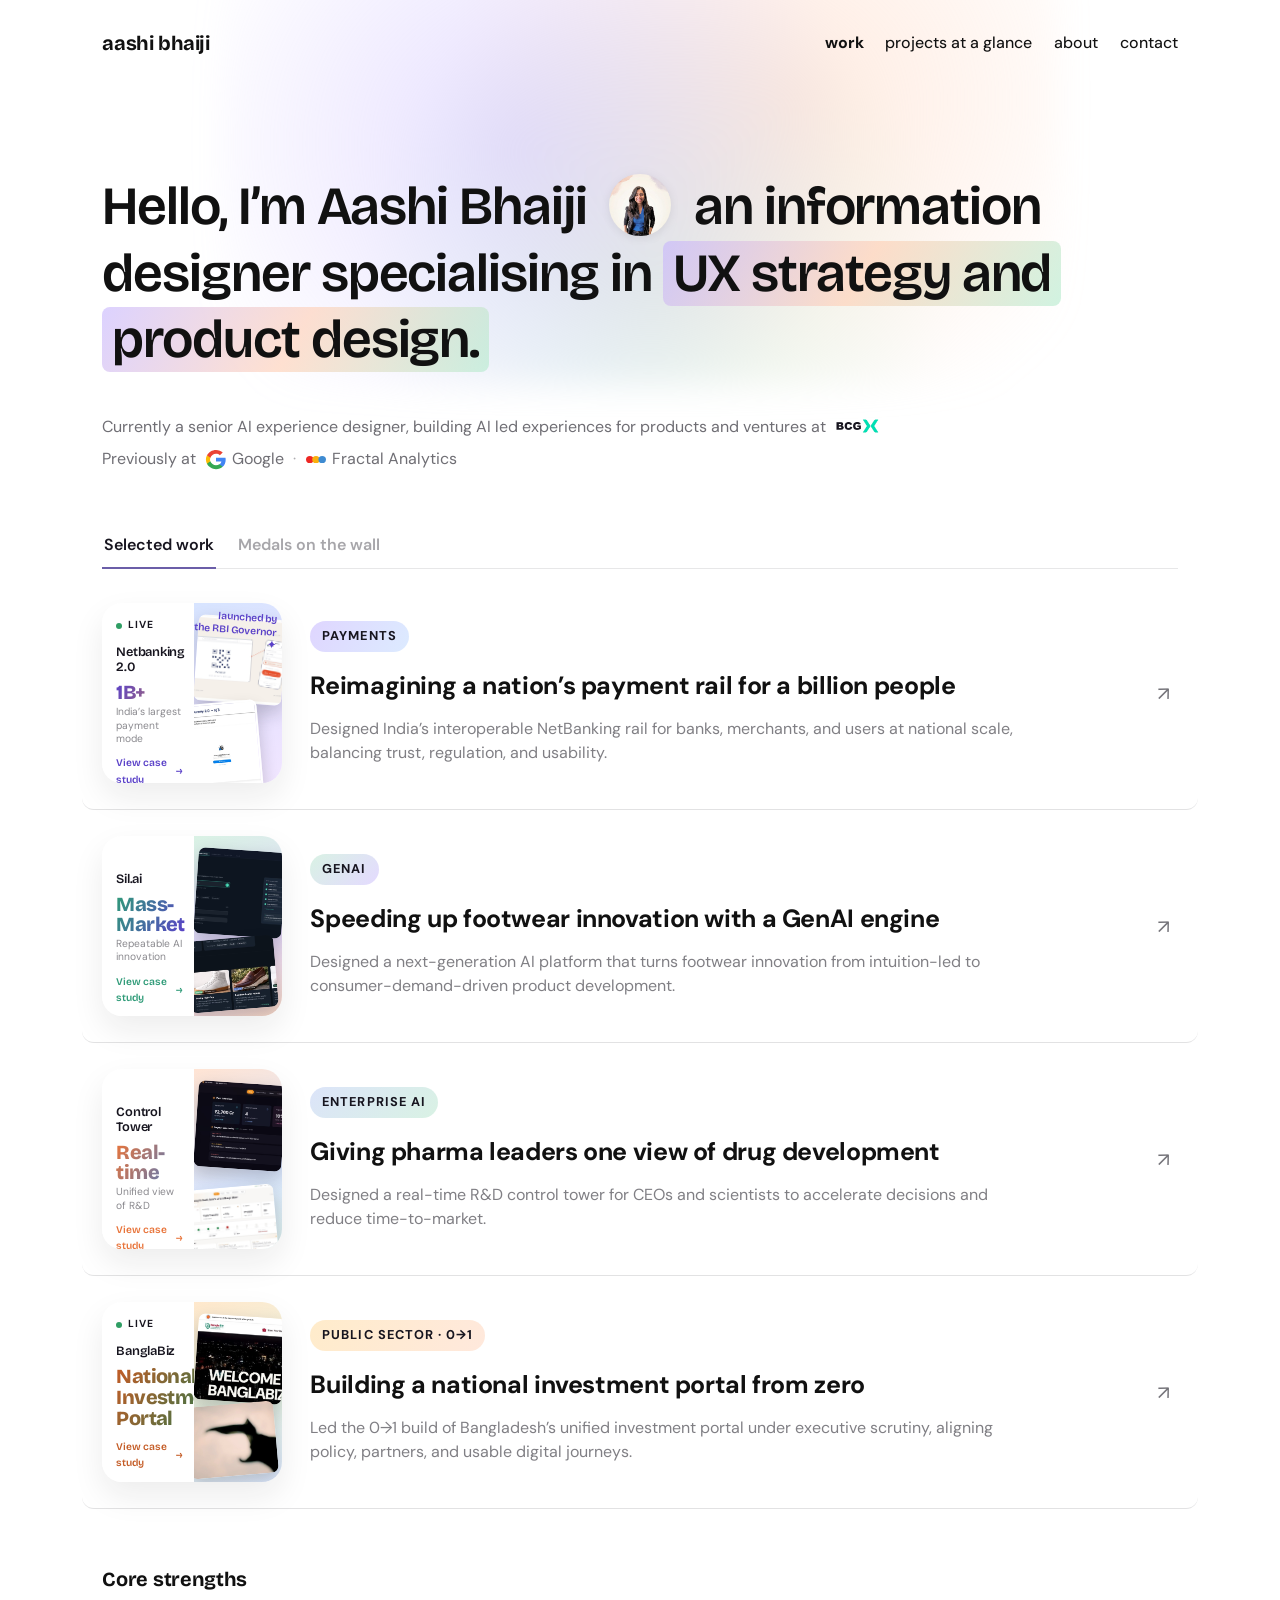
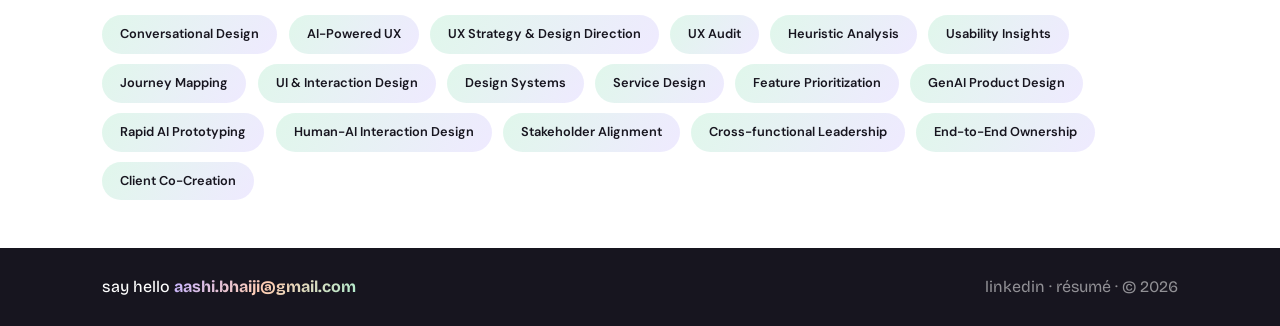
<file: index.html>
<!DOCTYPE html>
<html lang="en">
<head>
  <meta charset="UTF-8" />
  <meta http-equiv="refresh" content="0; url=work.html" />
  <link rel="canonical" href="work.html" />
  <title>Aashi Bhaiji · Information Designer</title>
  <script>location.replace("work.html");</script>
</head>
<body>
  <p><a href="work.html">Continue to work</a></p>
</body>
</html>
</file>
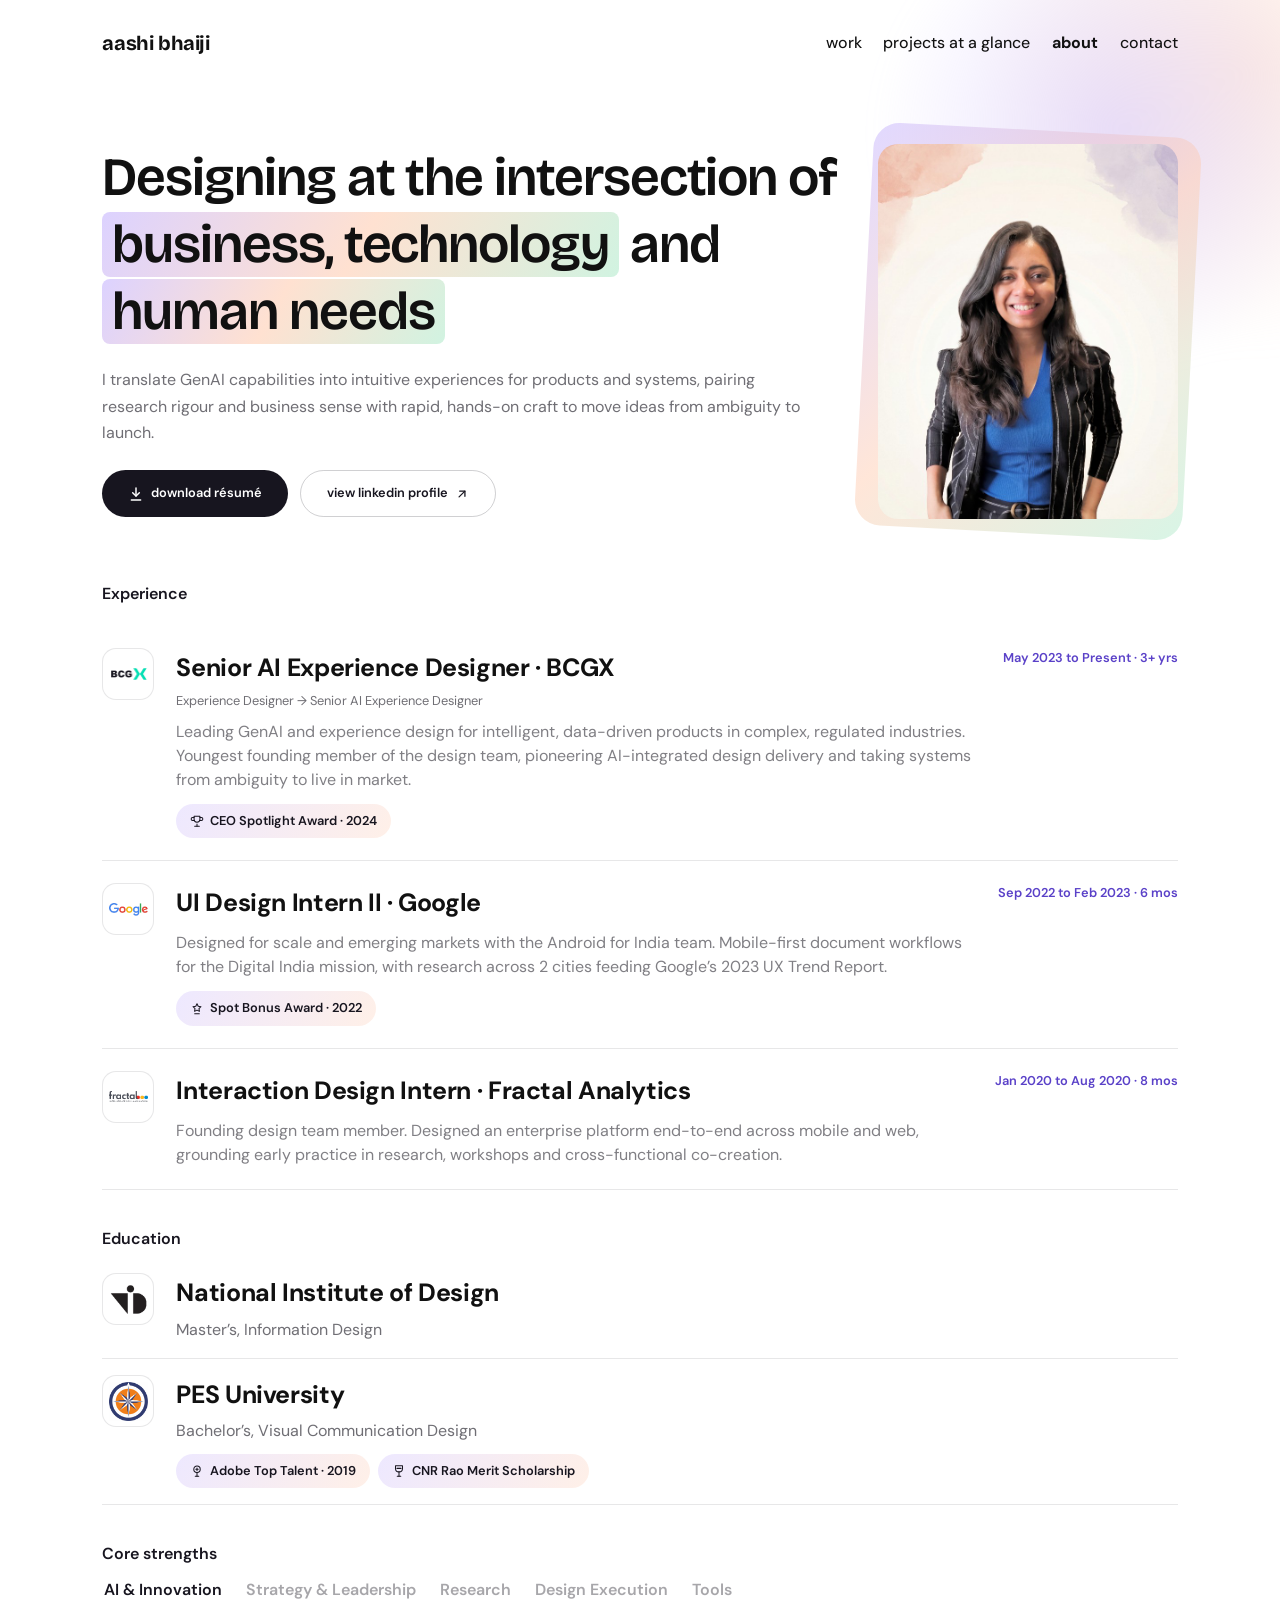
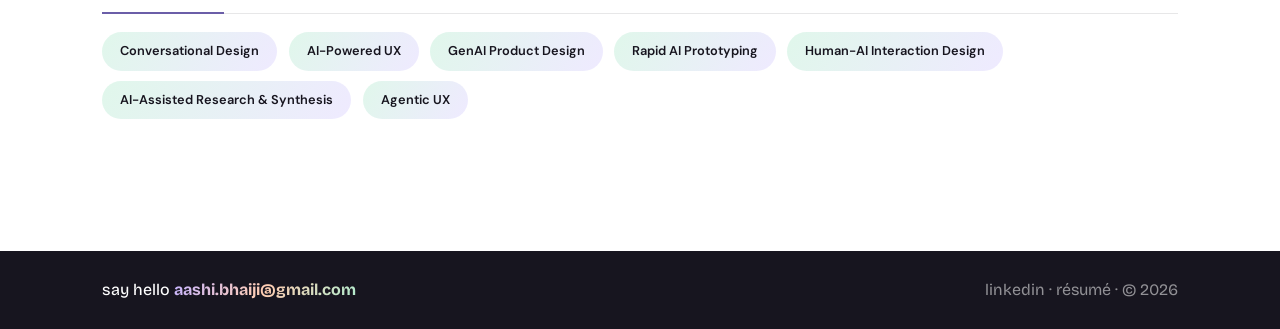
<file: about.html>
<!DOCTYPE html>
<html lang="en">
<head>
  <meta charset="UTF-8" />
  <meta name="viewport" content="width=device-width, initial-scale=1.0, viewport-fit=cover" />
  <title>About · Aashi Bhaiji</title>
  <meta name="description" content="About Aashi Bhaiji · Senior AI Experience Designer at BCGX. Experience, education, and core strengths." />
  <meta http-equiv="Cache-Control" content="no-cache" />
  <link rel="stylesheet" href="styles.css?v=20260714r4" />
  <script src="page-enter.js?v=20260714aw"></script>
</head>
<body id="top" class="page-about page-light">
  <header class="site-header">
    <a href="work.html" class="logo">aashi bhaiji</a>
    <nav class="nav" aria-label="Primary">
      <a href="work.html#top">work</a>
      <a href="projects-at-a-glance.html">projects at a glance</a>
      <a href="about.html" aria-current="page">about</a>
      <a href="#contact">contact</a>
    </nav>
    <button class="menu-toggle" type="button" aria-label="Toggle menu" aria-expanded="false">
      <span></span>
      <span></span>
      <span></span>
    </button>
  </header>

  <main class="about-page">
    <section class="about-hero">
      <div class="about-hero__copy">
        <h1 class="about-hero__title">
          <span class="about-hero__line">Designing at the intersection of</span>
          <span class="about-hero__line">
            <mark class="about-mark about-mark--lavender">business, technology</mark>
            <span class="about-hero__and">and</span>
          </span>
          <span class="about-hero__line">
            <mark class="about-mark about-mark--yellow">human needs</mark>
          </span>
        </h1>
        <p class="about-hero__tagline">
          I translate GenAI capabilities into intuitive experiences for products and systems, pairing research rigour and business sense with rapid, hands-on craft to move ideas from ambiguity to launch.
        </p>
        <div class="about-hero__actions">
          <a class="about-btn about-btn--primary" href="assets/Aashi_Resume_2026.pdf" download>
            <svg width="16" height="16" viewBox="0 0 24 24" fill="none" stroke="currentColor" stroke-width="2.2" stroke-linecap="round" stroke-linejoin="round" aria-hidden="true"><path d="M12 3v12"/><path d="M7 10l5 5 5-5"/><path d="M5 21h14"/></svg>
            download résumé
          </a>
          <a class="about-btn about-btn--ghost" href="https://www.linkedin.com/in/aashibhaiji/" target="_blank" rel="noopener">
            view linkedin profile
            <svg width="14" height="14" viewBox="0 0 24 24" fill="none" stroke="currentColor" stroke-width="2.2" stroke-linecap="round" stroke-linejoin="round" aria-hidden="true"><path d="M7 17L17 7"/><path d="M8 7h9v9"/></svg>
          </a>
        </div>
      </div>
      <div class="about-hero__photo-wrap">
        <div class="about-hero__photo-clip">
          <img
            src="assets/aashi-photo-new.jpg"
            alt="Aashi Bhaiji"
            class="about-hero__photo"
            width="560"
            height="700"
            decoding="async"
          />
        </div>
      </div>
    </section>

    <div class="about-middle">
    <section class="about-block" aria-labelledby="experience-heading">
      <h2 id="experience-heading" class="about-block__label">Experience</h2>
      <ul class="about-timeline">
        <li class="about-timeline__item">
          <div class="about-timeline__logo">
            <img src="assets/logos/bcgx.png" alt="" width="44" height="44" />
          </div>
          <div class="about-timeline__body">
            <div class="about-timeline__top">
              <div>
                <h3 class="about-timeline__title">Senior AI Experience Designer · BCGX</h3>
                <p class="about-timeline__sub">Experience Designer → Senior AI Experience Designer</p>
              </div>
              <p class="about-timeline__dates">May 2023 to Present · 3+ yrs</p>
            </div>
            <p class="about-timeline__desc">
              Leading GenAI and experience design for intelligent, data-driven products in complex, regulated industries. Youngest founding member of the design team, pioneering AI-integrated design delivery and taking systems from ambiguity to live in market.
            </p>
            <div class="about-award-row">
              <span class="about-award about-award--warm">
                <svg class="about-award__icon" viewBox="0 0 24 24" width="14" height="14" fill="none" stroke="currentColor" stroke-width="1.75" stroke-linecap="round" stroke-linejoin="round" aria-hidden="true">
                  <path d="M8 21h8" />
                  <path d="M12 17v4" />
                  <path d="M7 4h10v5a5 5 0 0 1-10 0V4Z" />
                  <path d="M7 6H4.5a2.5 2.5 0 0 0 0 5H7" />
                  <path d="M17 6h2.5a2.5 2.5 0 0 1 0 5H17" />
                </svg>
                CEO Spotlight Award · 2024
              </span>
            </div>
          </div>
        </li>

        <li class="about-timeline__item">
          <div class="about-timeline__logo">
            <img src="assets/logos/google.png" alt="" width="44" height="44" />
          </div>
          <div class="about-timeline__body">
            <div class="about-timeline__top">
              <div>
                <h3 class="about-timeline__title">UI Design Intern II · Google</h3>
              </div>
              <p class="about-timeline__dates">Sep 2022 to Feb 2023 · 6 mos</p>
            </div>
            <p class="about-timeline__desc">
              Designed for scale and emerging markets with the Android for India team. Mobile-first document workflows for the Digital India mission, with research across 2 cities feeding Google’s 2023 UX Trend Report.
            </p>
            <div class="about-award-row">
              <span class="about-award about-award--lavender">
                <svg class="about-award__icon" viewBox="0 0 24 24" width="14" height="14" fill="none" stroke="currentColor" stroke-width="1.75" stroke-linecap="round" stroke-linejoin="round" aria-hidden="true">
                  <path d="M12 3l2.1 4.3 4.7.7-3.4 3.3.8 4.7L12 13.9 7.8 16l.8-4.7L5.2 8l4.7-.7L12 3Z" />
                  <path d="M8 20h8" />
                </svg>
                Spot Bonus Award · 2022
              </span>
            </div>
          </div>
        </li>

        <li class="about-timeline__item">
          <div class="about-timeline__logo">
            <img src="assets/logos/fractal.png" alt="" width="44" height="44" />
          </div>
          <div class="about-timeline__body">
            <div class="about-timeline__top">
              <div>
                <h3 class="about-timeline__title">Interaction Design Intern · Fractal Analytics</h3>
              </div>
              <p class="about-timeline__dates">Jan 2020 to Aug 2020 · 8 mos</p>
            </div>
            <p class="about-timeline__desc">
              Founding design team member. Designed an enterprise platform end-to-end across mobile and web, grounding early practice in research, workshops and cross-functional co-creation.
            </p>
          </div>
        </li>
      </ul>
    </section>

    <section class="about-block" aria-labelledby="education-heading">
      <h2 id="education-heading" class="about-block__label">Education</h2>
      <ul class="about-timeline">
        <li class="about-timeline__item">
          <div class="about-timeline__logo">
            <img src="assets/logos/nid.png" alt="" width="44" height="44" />
          </div>
          <div class="about-timeline__body">
            <h3 class="about-timeline__title">National Institute of Design</h3>
            <p class="about-timeline__sub">Master’s, Information Design</p>
          </div>
        </li>
        <li class="about-timeline__item">
          <div class="about-timeline__logo">
            <img src="assets/logos/pes.png" alt="" width="44" height="44" />
          </div>
          <div class="about-timeline__body">
            <h3 class="about-timeline__title">PES University</h3>
            <p class="about-timeline__sub">Bachelor’s, Visual Communication Design</p>
            <div class="about-award-row">
              <span class="about-award about-award--lavender">
                <svg class="about-award__icon" viewBox="0 0 24 24" width="14" height="14" fill="none" stroke="currentColor" stroke-width="1.75" stroke-linecap="round" stroke-linejoin="round" aria-hidden="true">
                  <circle cx="12" cy="9" r="5.5" />
                  <path d="M12 14.5V21" />
                  <path d="M9 21h6" />
                  <path d="M10 9h4" />
                  <path d="M12 7v4" />
                </svg>
                Adobe Top Talent · 2019
              </span>
              <span class="about-award about-award--lavender">
                <svg class="about-award__icon" viewBox="0 0 24 24" width="14" height="14" fill="none" stroke="currentColor" stroke-width="1.75" stroke-linecap="round" stroke-linejoin="round" aria-hidden="true">
                  <path d="M6 3h12v4.5c0 3.3-2.7 6-6 6s-6-2.7-6-6V3Z" />
                  <path d="M9 21h6" />
                  <path d="M12 13.5V21" />
                  <path d="M8.5 7.5h7" />
                </svg>
                CNR Rao Merit Scholarship
              </span>
            </div>
          </div>
        </li>
      </ul>
    </section>

    <section class="about-block about-block--strengths" aria-labelledby="strengths-heading">
      <h2 id="strengths-heading" class="about-block__label">Core strengths</h2>
      <div class="about-strengths-tabs" role="tablist" aria-label="Strength categories">
        <button type="button" class="about-strengths-tabs__btn is-active" role="tab" aria-selected="true" data-strengths="ai">AI &amp; Innovation</button>
        <button type="button" class="about-strengths-tabs__btn" role="tab" aria-selected="false" data-strengths="strategy">Strategy &amp; Leadership</button>
        <button type="button" class="about-strengths-tabs__btn" role="tab" aria-selected="false" data-strengths="research">Research</button>
        <button type="button" class="about-strengths-tabs__btn" role="tab" aria-selected="false" data-strengths="design">Design Execution</button>
        <button type="button" class="about-strengths-tabs__btn" role="tab" aria-selected="false" data-strengths="tools">Tools</button>
      </div>

      <div class="about-strengths-panel is-active" data-strengths-panel="ai">
        <ul class="about-strengths-list">
          <li class="about-pill about-pill--mint">Conversational Design</li>
          <li class="about-pill about-pill--blue">AI-Powered UX</li>
          <li class="about-pill about-pill--peach">GenAI Product Design</li>
          <li class="about-pill about-pill--mint">Rapid AI Prototyping</li>
          <li class="about-pill about-pill--mint">Human-AI Interaction Design</li>
          <li class="about-pill about-pill--mint">AI-Assisted Research &amp; Synthesis</li>
          <li class="about-pill about-pill--lavender">Agentic UX</li>
        </ul>
      </div>
      <div class="about-strengths-panel" data-strengths-panel="strategy" hidden>
        <ul class="about-strengths-list">
          <li class="about-pill about-pill--lavender">UX Strategy &amp; Design Direction</li>
          <li class="about-pill about-pill--mint">Stakeholder Alignment</li>
          <li class="about-pill about-pill--peach">Cross-functional Leadership</li>
          <li class="about-pill about-pill--blue">End-to-End Ownership</li>
          <li class="about-pill about-pill--mint">Client Co-Creation</li>
          <li class="about-pill about-pill--lavender">Ambiguity Navigation</li>
        </ul>
      </div>
      <div class="about-strengths-panel" data-strengths-panel="research" hidden>
        <ul class="about-strengths-list">
          <li class="about-pill about-pill--mint">User Research</li>
          <li class="about-pill about-pill--lavender">User Testing</li>
          <li class="about-pill about-pill--peach">Heuristic Analysis</li>
          <li class="about-pill about-pill--blue">UX Audit</li>
          <li class="about-pill about-pill--mint">Journey Mapping</li>
          <li class="about-pill about-pill--lavender">Usability Insights</li>
        </ul>
      </div>
      <div class="about-strengths-panel" data-strengths-panel="design" hidden>
        <ul class="about-strengths-list">
          <li class="about-pill about-pill--lavender">Information Architecture</li>
          <li class="about-pill about-pill--mint">UI &amp; Interaction Design</li>
          <li class="about-pill about-pill--peach">Design Systems</li>
          <li class="about-pill about-pill--blue">Feature Prioritization</li>
          <li class="about-pill about-pill--mint">Service Design</li>
          <li class="about-pill about-pill--lavender">Visual Design</li>
        </ul>
      </div>
      <div class="about-strengths-panel" data-strengths-panel="tools" hidden>
        <ul class="about-strengths-list">
          <li class="about-pill about-pill--mint">Figma</li>
          <li class="about-pill about-pill--lavender">Figma Make</li>
          <li class="about-pill about-pill--peach">Claude</li>
          <li class="about-pill about-pill--blue">Cursor</li>
          <li class="about-pill about-pill--mint">Miro</li>
          <li class="about-pill about-pill--lavender">Adobe Suite</li>
        </ul>
      </div>
    </section>
    </div>
  </main>

  <footer id="contact" class="site-footer">
    <div class="site-footer__inner">
      <p class="site-footer__hello">
        say hello
        <a href="mailto:aashi.bhaiji@gmail.com">aashi.bhaiji@gmail.com</a>
      </p>
      <p class="site-footer__meta">
        <a href="https://www.linkedin.com/in/aashibhaiji/" target="_blank" rel="noopener">linkedin</a>
        <span aria-hidden="true"> · </span>
        <a href="assets/Aashi_Resume_2026.pdf" target="_blank" rel="noopener">résumé</a>
        <span aria-hidden="true"> · </span>
        <span>© 2026</span>
      </p>
    </div>
  </footer>

  <script src="script.js?v=20260714aw"></script>
</body>
</html>
</file>
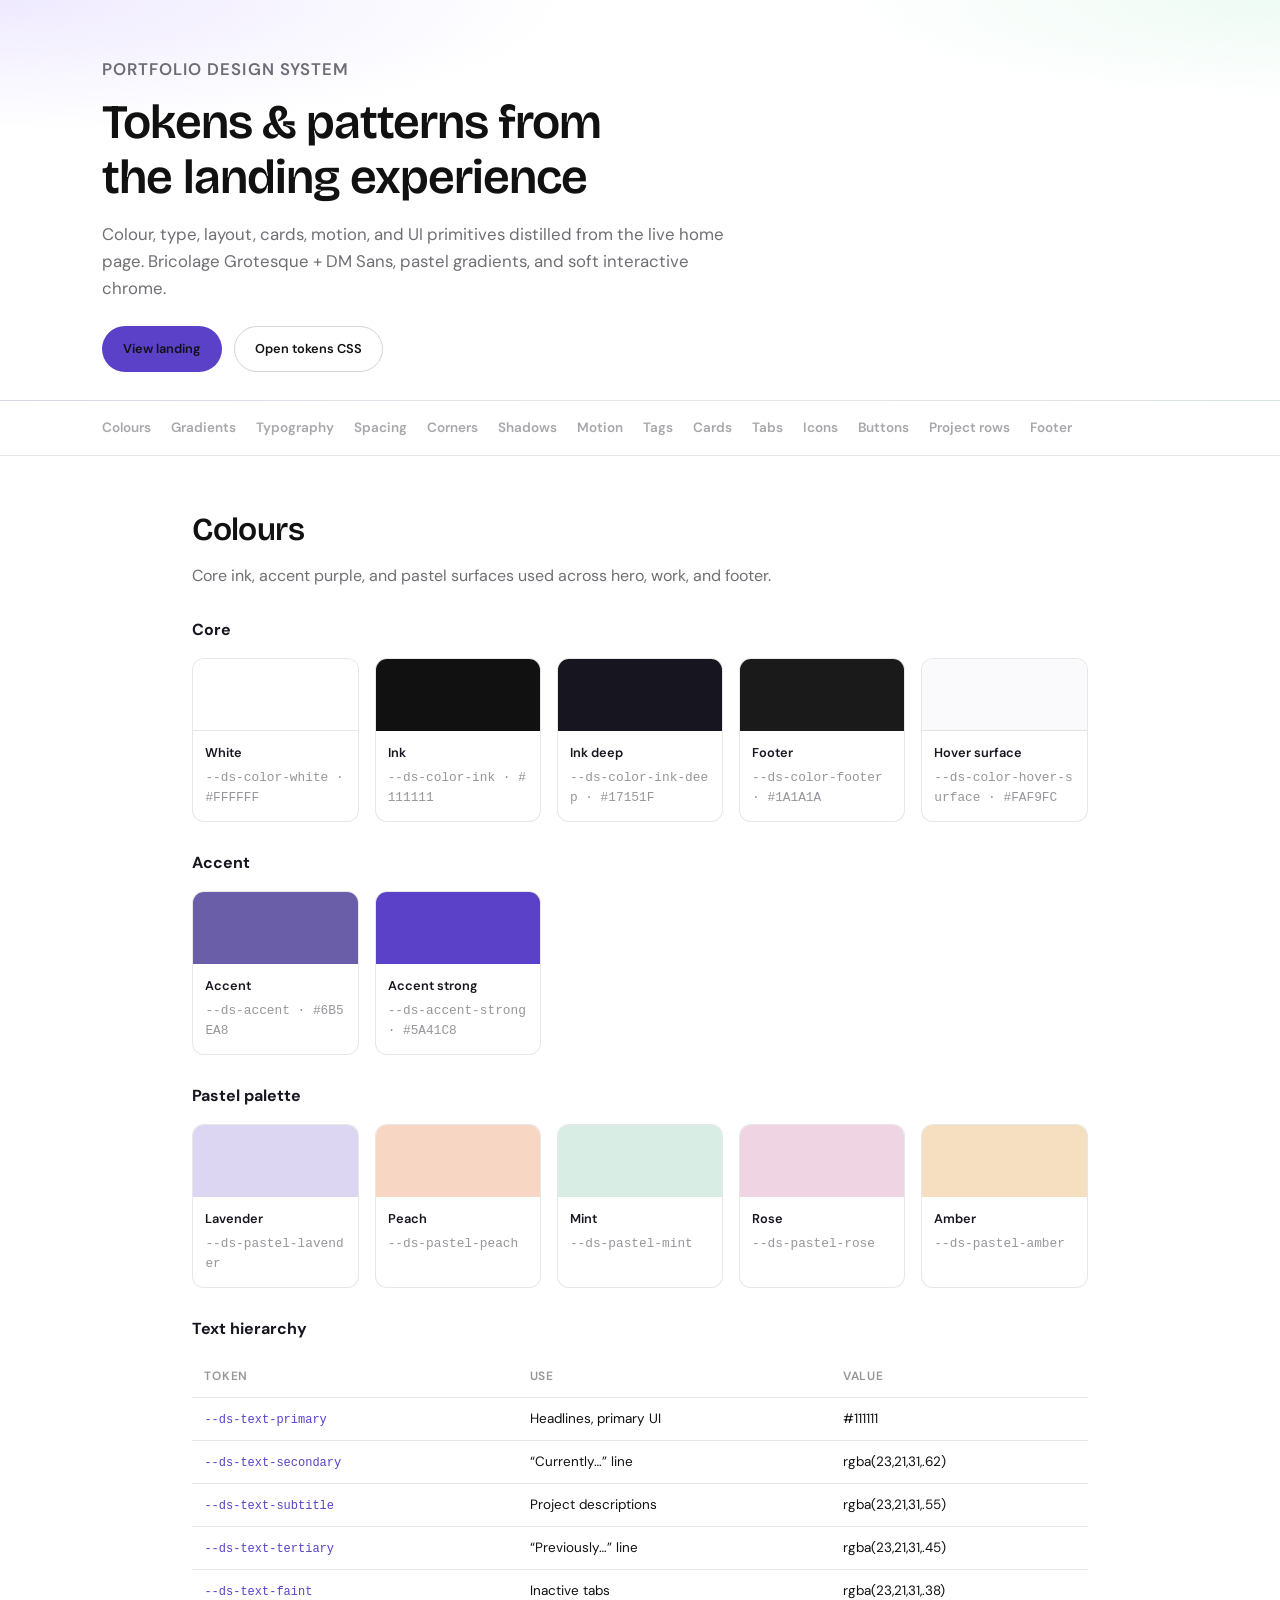
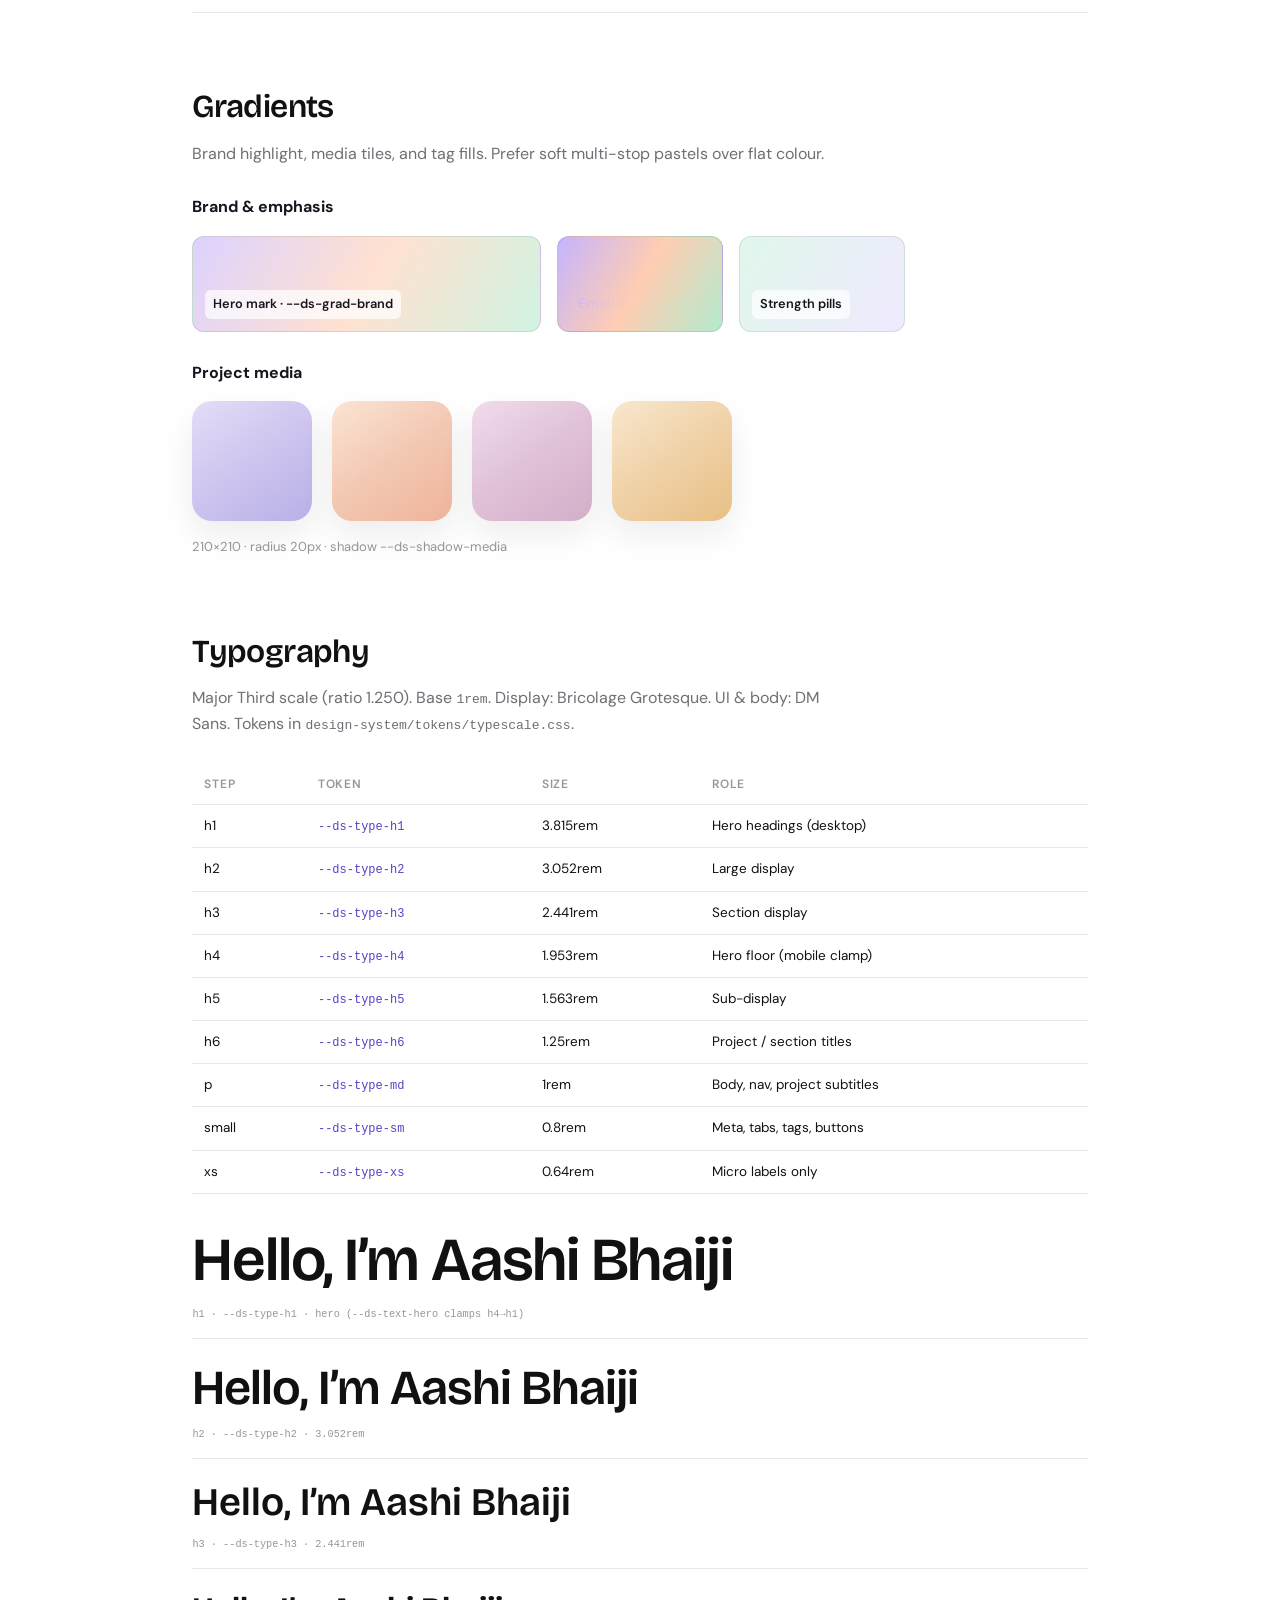
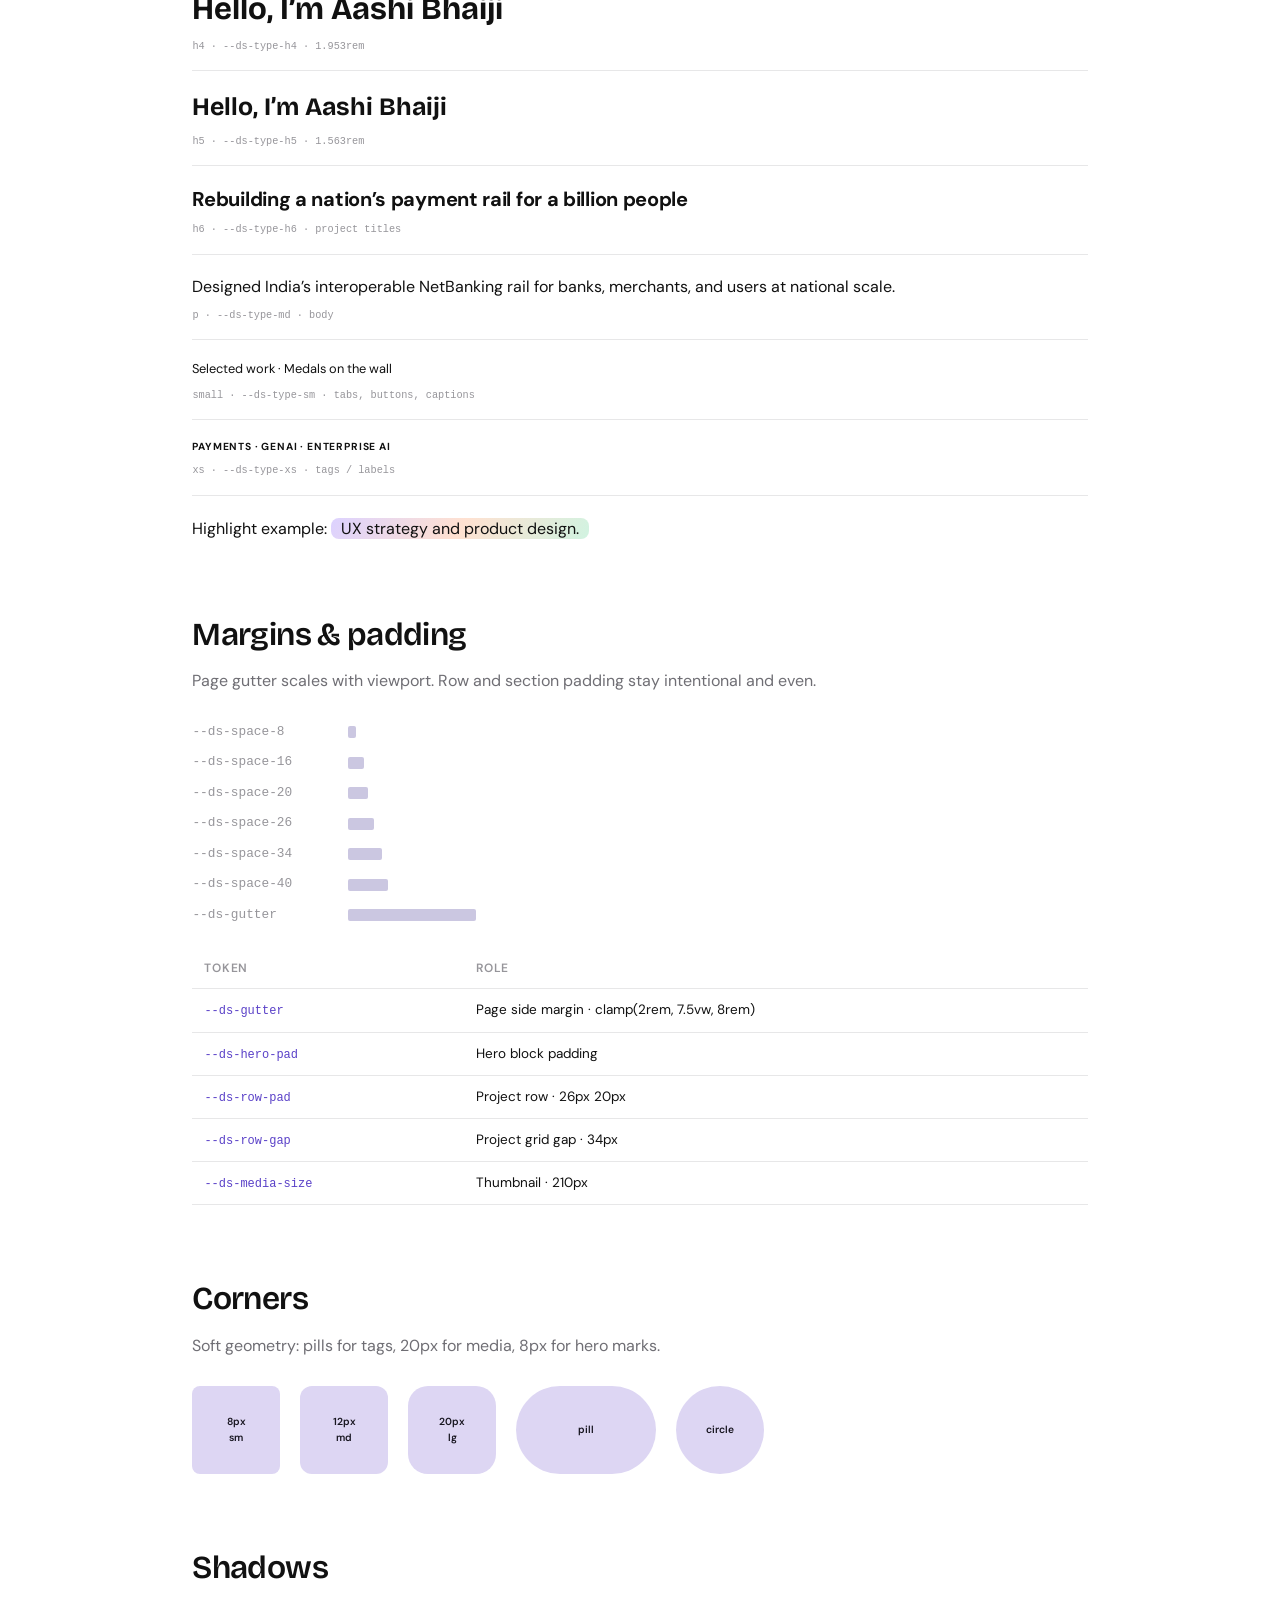
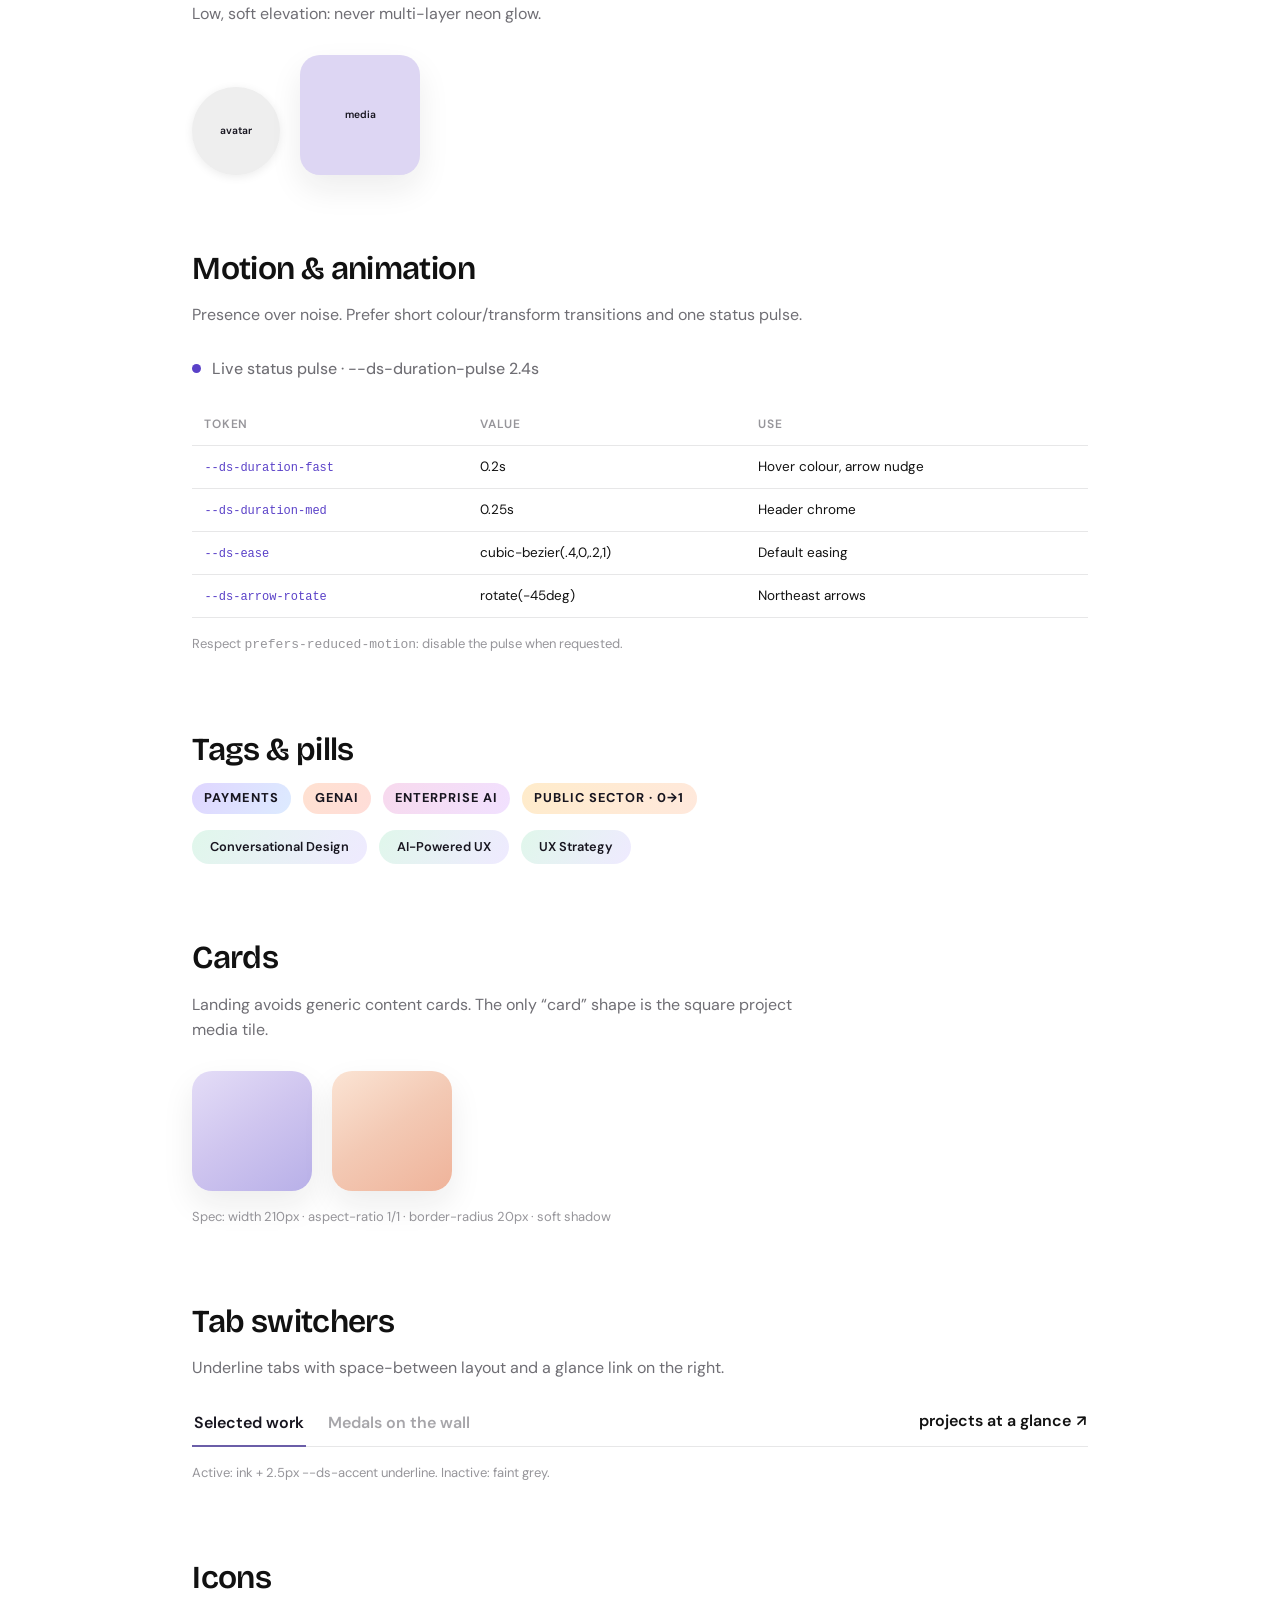
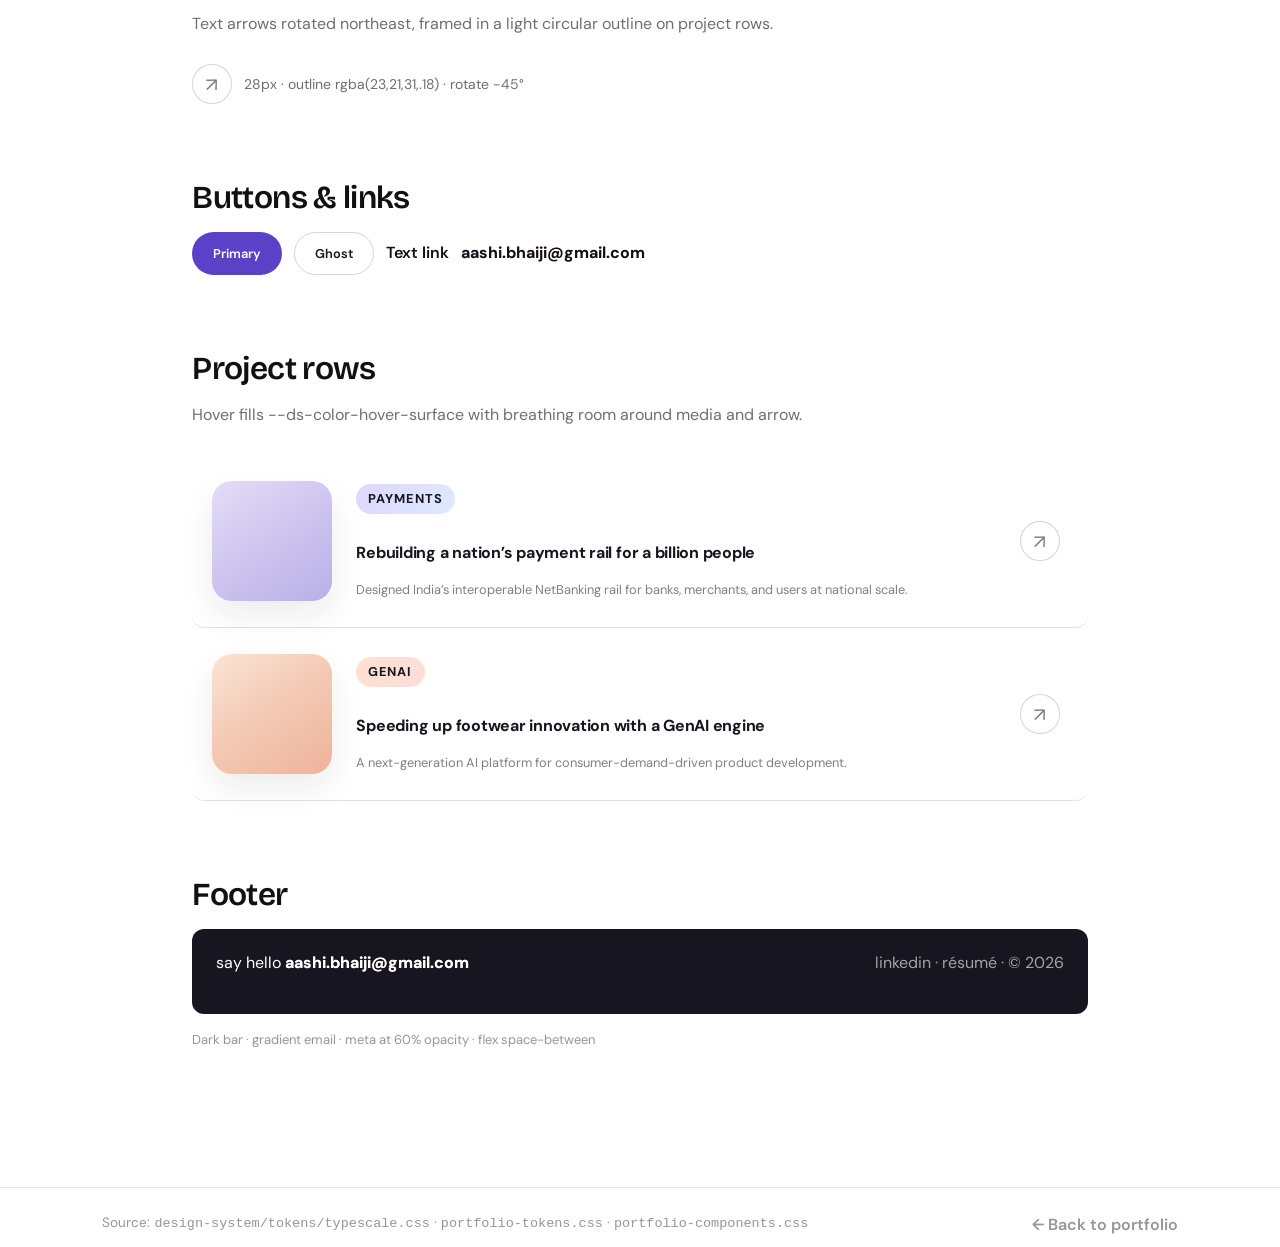
<file: design-system.html>
<!DOCTYPE html>
<html lang="en">
<head>
  <meta charset="UTF-8" />
  <meta name="viewport" content="width=device-width, initial-scale=1.0" />
  <title>Design System · Aashi Bhaiji Portfolio</title>
  <meta name="description" content="Design system for the portfolio landing experience: colour, type, components, motion, and layout tokens." />
  <style>
    @font-face {
      font-family: "Bricolage Grotesque";
      src: url("assets/fonts/BricolageGrotesque-Variable.ttf") format("truetype");
      font-weight: 200 800;
      font-style: normal;
      font-display: swap;
    }
    @font-face {
      font-family: "DM Sans";
      src: url("assets/fonts/DMSans-Variable.ttf") format("truetype");
      font-weight: 100 1000;
      font-style: normal;
      font-display: swap;
    }
  </style>
  <link rel="stylesheet" href="design-system/tokens/typescale.css" />
  <link rel="stylesheet" href="design-system/portfolio-tokens.css" />
  <link rel="stylesheet" href="design-system/portfolio-components.css" />
  <link rel="stylesheet" href="design-system/typescale.css" />
  <style>
    *, *::before, *::after { box-sizing: border-box; margin: 0; padding: 0; }

    .ds-shell {
      min-height: 100vh;
    }

    .ds-top {
      padding: var(--ds-space-40) var(--ds-gutter) var(--ds-space-28);
      border-bottom: 1px solid var(--ds-line-soft);
      background:
        radial-gradient(ellipse 80% 60% at 0% 0%, rgba(197, 180, 255, 0.28), transparent 55%),
        radial-gradient(ellipse 70% 50% at 100% 0%, rgba(178, 235, 205, 0.22), transparent 50%),
        var(--ds-color-white);
    }

    .ds-top__eyebrow {
      font-family: var(--ds-font-body);
      font-size: 13px;
      font-weight: var(--ds-weight-semibold);
      letter-spacing: 0.06em;
      text-transform: uppercase;
      color: var(--ds-accent-strong);
      margin-bottom: var(--ds-space-12);
    }

    .ds-top h1 {
      font-family: var(--ds-font-display);
      font-size: clamp(2rem, 4vw, 3rem);
      font-weight: var(--ds-weight-semibold);
      letter-spacing: var(--ds-tracking-display);
      line-height: 1.15;
      max-width: 18ch;
    }

    .ds-top p {
      margin-top: var(--ds-space-16);
      max-width: 52ch;
      font-size: 1.05rem;
      color: var(--ds-text-secondary);
    }

    .ds-top__actions {
      display: flex;
      flex-wrap: wrap;
      gap: var(--ds-space-12);
      margin-top: var(--ds-space-24);
    }

    .ds-nav {
      position: sticky;
      top: 0;
      z-index: 20;
      display: flex;
      flex-wrap: wrap;
      gap: var(--ds-space-8) var(--ds-space-20);
      padding: var(--ds-space-16) var(--ds-gutter);
      background: rgba(255, 255, 255, 0.92);
      backdrop-filter: blur(10px);
      -webkit-backdrop-filter: blur(10px);
      border-bottom: 1px solid var(--ds-line-soft);
      font-family: var(--ds-font-body);
      font-size: 13.5px;
      font-weight: var(--ds-weight-semibold);
    }

    .ds-nav a {
      color: var(--ds-text-faint);
      transition: color var(--ds-transition);
    }

    .ds-nav a:hover {
      color: var(--ds-accent-strong);
    }

    .ds-main {
      max-width: 1100px;
      margin: 0 auto;
      padding: var(--ds-space-48) var(--ds-gutter) var(--ds-space-68);
    }

    .ds-section {
      margin-bottom: var(--ds-space-68);
      scroll-margin-top: 5rem;
    }

    .ds-section > h2 {
      font-family: var(--ds-font-display);
      font-size: clamp(1.5rem, 2.5vw, 2rem);
      font-weight: var(--ds-weight-semibold);
      letter-spacing: var(--ds-tracking-display);
      margin: 0 0 var(--ds-space-8);
    }

    .ds-section > .ds-lede {
      color: var(--ds-text-secondary);
      max-width: 58ch;
      margin-bottom: var(--ds-space-28);
    }

    .ds-section h3 {
      font-family: var(--ds-font-body);
      font-size: 1rem;
      font-weight: var(--ds-weight-bold);
      margin: var(--ds-space-28) 0 var(--ds-space-16);
      color: var(--ds-text-body);
    }

    .ds-token-table {
      width: 100%;
      border-collapse: collapse;
      font-size: 13.5px;
    }

    .ds-token-table th,
    .ds-token-table td {
      text-align: left;
      padding: 10px 12px;
      border-bottom: 1px solid var(--ds-line-soft);
      vertical-align: top;
    }

    .ds-token-table th {
      font-size: 12px;
      text-transform: uppercase;
      letter-spacing: 0.06em;
      color: var(--ds-text-tertiary);
      font-weight: var(--ds-weight-semibold);
    }

    .ds-token-table code {
      font-family: ui-monospace, SFMono-Regular, Menlo, monospace;
      font-size: 12px;
      color: var(--ds-accent-strong);
    }

    .ds-row {
      display: flex;
      flex-wrap: wrap;
      gap: var(--ds-space-12);
      align-items: center;
      margin-bottom: var(--ds-space-16);
    }

    .ds-note {
      margin-top: var(--ds-space-16);
      font-size: 13px;
      color: var(--ds-text-tertiary);
    }

    .ds-page-footer {
      padding: var(--ds-space-24) var(--ds-gutter);
      border-top: 1px solid var(--ds-line-soft);
      display: flex;
      justify-content: space-between;
      flex-wrap: wrap;
      gap: var(--ds-space-12);
      font-size: 13.5px;
      color: var(--ds-text-tertiary);
    }

    @media (max-width: 900px) {
      :root { --ds-gutter: 1.5rem; }
    }
  </style>
</head>
<body class="ds-page ds-shell">
  <header class="ds-top">
    <p class="ds-top__eyebrow">Portfolio design system</p>
    <h1>Tokens &amp; patterns from the landing experience</h1>
    <p>
      Colour, type, layout, cards, motion, and UI primitives distilled from the live home page.
      Bricolage Grotesque + DM Sans, pastel gradients, and soft interactive chrome.
    </p>
    <div class="ds-top__actions">
      <a class="ds-btn ds-btn--primary" href="work.html">View landing</a>
      <a class="ds-btn ds-btn--ghost" href="design-system/portfolio-tokens.css">Open tokens CSS</a>
    </div>
  </header>

  <nav class="ds-nav" aria-label="Design system">
    <a href="#colours">Colours</a>
    <a href="#gradients">Gradients</a>
    <a href="#typography">Typography</a>
    <a href="#spacing">Spacing</a>
    <a href="#radius">Corners</a>
    <a href="#shadows">Shadows</a>
    <a href="#motion">Motion</a>
    <a href="#tags">Tags</a>
    <a href="#cards">Cards</a>
    <a href="#tabs">Tabs</a>
    <a href="#icons">Icons</a>
    <a href="#buttons">Buttons</a>
    <a href="#rows">Project rows</a>
    <a href="#footer">Footer</a>
  </nav>

  <main class="ds-main">
    <section id="colours" class="ds-section">
      <h2>Colours</h2>
      <p class="ds-lede">Core ink, accent purple, and pastel surfaces used across hero, work, and footer.</p>

      <h3>Core</h3>
      <div class="ds-swatch-grid">
        <div class="ds-swatch"><div class="ds-swatch__chip" style="background:#fff;border-bottom:1px solid var(--ds-line-soft)"></div><div class="ds-swatch__meta"><div class="ds-swatch__name">White</div><div class="ds-swatch__value">--ds-color-white · #FFFFFF</div></div></div>
        <div class="ds-swatch"><div class="ds-swatch__chip" style="background:#111"></div><div class="ds-swatch__meta"><div class="ds-swatch__name">Ink</div><div class="ds-swatch__value">--ds-color-ink · #111111</div></div></div>
        <div class="ds-swatch"><div class="ds-swatch__chip" style="background:#17151f"></div><div class="ds-swatch__meta"><div class="ds-swatch__name">Ink deep</div><div class="ds-swatch__value">--ds-color-ink-deep · #17151F</div></div></div>
        <div class="ds-swatch"><div class="ds-swatch__chip" style="background:#1a1a1a"></div><div class="ds-swatch__meta"><div class="ds-swatch__name">Footer</div><div class="ds-swatch__value">--ds-color-footer · #1A1A1A</div></div></div>
        <div class="ds-swatch"><div class="ds-swatch__chip" style="background:#faf9fc;border-bottom:1px solid var(--ds-line-soft)"></div><div class="ds-swatch__meta"><div class="ds-swatch__name">Hover surface</div><div class="ds-swatch__value">--ds-color-hover-surface · #FAF9FC</div></div></div>
      </div>

      <h3>Accent</h3>
      <div class="ds-swatch-grid">
        <div class="ds-swatch"><div class="ds-swatch__chip" style="background:#6b5ea8"></div><div class="ds-swatch__meta"><div class="ds-swatch__name">Accent</div><div class="ds-swatch__value">--ds-accent · #6B5EA8</div></div></div>
        <div class="ds-swatch"><div class="ds-swatch__chip" style="background:#5a41c8"></div><div class="ds-swatch__meta"><div class="ds-swatch__name">Accent strong</div><div class="ds-swatch__value">--ds-accent-strong · #5A41C8</div></div></div>
      </div>

      <h3>Pastel palette</h3>
      <div class="ds-swatch-grid">
        <div class="ds-swatch"><div class="ds-swatch__chip" style="background:#ddd6f3"></div><div class="ds-swatch__meta"><div class="ds-swatch__name">Lavender</div><div class="ds-swatch__value">--ds-pastel-lavender</div></div></div>
        <div class="ds-swatch"><div class="ds-swatch__chip" style="background:#f7d7c4"></div><div class="ds-swatch__meta"><div class="ds-swatch__name">Peach</div><div class="ds-swatch__value">--ds-pastel-peach</div></div></div>
        <div class="ds-swatch"><div class="ds-swatch__chip" style="background:#d8eee4"></div><div class="ds-swatch__meta"><div class="ds-swatch__name">Mint</div><div class="ds-swatch__value">--ds-pastel-mint</div></div></div>
        <div class="ds-swatch"><div class="ds-swatch__chip" style="background:#efd5e4"></div><div class="ds-swatch__meta"><div class="ds-swatch__name">Rose</div><div class="ds-swatch__value">--ds-pastel-rose</div></div></div>
        <div class="ds-swatch"><div class="ds-swatch__chip" style="background:#f5dfc0"></div><div class="ds-swatch__meta"><div class="ds-swatch__name">Amber</div><div class="ds-swatch__value">--ds-pastel-amber</div></div></div>
      </div>

      <h3>Text hierarchy</h3>
      <table class="ds-token-table">
        <thead><tr><th>Token</th><th>Use</th><th>Value</th></tr></thead>
        <tbody>
          <tr><td><code>--ds-text-primary</code></td><td>Headlines, primary UI</td><td>#111111</td></tr>
          <tr><td><code>--ds-text-secondary</code></td><td>“Currently…” line</td><td>rgba(23,21,31,.62)</td></tr>
          <tr><td><code>--ds-text-subtitle</code></td><td>Project descriptions</td><td>rgba(23,21,31,.55)</td></tr>
          <tr><td><code>--ds-text-tertiary</code></td><td>“Previously…” line</td><td>rgba(23,21,31,.45)</td></tr>
          <tr><td><code>--ds-text-faint</code></td><td>Inactive tabs</td><td>rgba(23,21,31,.38)</td></tr>
        </tbody>
      </table>
    </section>

    <section id="gradients" class="ds-section">
      <h2>Gradients</h2>
      <p class="ds-lede">Brand highlight, media tiles, and tag fills. Prefer soft multi-stop pastels over flat colour.</p>

      <h3>Brand &amp; emphasis</h3>
      <div class="ds-swatch-grid">
        <div class="ds-grad-card" style="background: var(--ds-grad-brand); grid-column: span 2;"><span>Hero mark · --ds-grad-brand</span></div>
        <div class="ds-grad-card" style="background: var(--ds-grad-brand-solid);"><span class="ds-grad-text" style="background:inherit;-webkit-background-clip:text;background-clip:text;color:transparent;font-weight:700;font-size:14px;">Email text · solid</span></div>
        <div class="ds-grad-card" style="background: var(--ds-grad-strength);"><span>Strength pills</span></div>
      </div>

      <h3>Project media</h3>
      <div class="ds-media-row" style="margin-top: var(--ds-space-16);">
        <div class="ds-media ds-media--lavender" title="lavender"></div>
        <div class="ds-media ds-media--peach" title="peach"></div>
        <div class="ds-media ds-media--rose" title="rose"></div>
        <div class="ds-media ds-media--amber" title="amber"></div>
      </div>
      <p class="ds-note">210×210 · radius 20px · shadow --ds-shadow-media</p>
    </section>

    <section id="typography" class="ds-section">
      <h2>Typography</h2>
      <p class="ds-lede">
        Major Third scale (ratio 1.250). Base <code>1rem</code>. Display: Bricolage Grotesque.
        UI &amp; body: DM Sans. Tokens in <code>design-system/tokens/typescale.css</code>.
      </p>

      <table class="ds-token-table" style="margin-bottom: var(--ds-space-28);">
        <thead><tr><th>Step</th><th>Token</th><th>Size</th><th>Role</th></tr></thead>
        <tbody>
          <tr><td>h1</td><td><code>--ds-type-h1</code></td><td>3.815rem</td><td>Hero headings (desktop)</td></tr>
          <tr><td>h2</td><td><code>--ds-type-h2</code></td><td>3.052rem</td><td>Large display</td></tr>
          <tr><td>h3</td><td><code>--ds-type-h3</code></td><td>2.441rem</td><td>Section display</td></tr>
          <tr><td>h4</td><td><code>--ds-type-h4</code></td><td>1.953rem</td><td>Hero floor (mobile clamp)</td></tr>
          <tr><td>h5</td><td><code>--ds-type-h5</code></td><td>1.563rem</td><td>Sub-display</td></tr>
          <tr><td>h6</td><td><code>--ds-type-h6</code></td><td>1.25rem</td><td>Project / section titles</td></tr>
          <tr><td>p</td><td><code>--ds-type-md</code></td><td>1rem</td><td>Body, nav, project subtitles</td></tr>
          <tr><td>small</td><td><code>--ds-type-sm</code></td><td>0.8rem</td><td>Meta, tabs, tags, buttons</td></tr>
          <tr><td>xs</td><td><code>--ds-type-xs</code></td><td>0.64rem</td><td>Micro labels only</td></tr>
        </tbody>
      </table>

      <div class="ds-type" style="margin-bottom: 1.25rem;">
        <div class="ds-type__sample ds-h1" style="font-family: var(--ds-font-display); font-weight: 600;">Hello, I’m Aashi Bhaiji</div>
        <div class="ds-type__meta">h1 · --ds-type-h1 · hero (--ds-text-hero clamps h4→h1)</div>
      </div>
      <div class="ds-type" style="margin-bottom: 1.25rem;">
        <div class="ds-type__sample ds-h2" style="font-family: var(--ds-font-display); font-weight: 600;">Hello, I’m Aashi Bhaiji</div>
        <div class="ds-type__meta">h2 · --ds-type-h2 · 3.052rem</div>
      </div>
      <div class="ds-type" style="margin-bottom: 1.25rem;">
        <div class="ds-type__sample ds-h3" style="font-family: var(--ds-font-display); font-weight: 600;">Hello, I’m Aashi Bhaiji</div>
        <div class="ds-type__meta">h3 · --ds-type-h3 · 2.441rem</div>
      </div>
      <div class="ds-type" style="margin-bottom: 1.25rem;">
        <div class="ds-type__sample ds-h4" style="font-family: var(--ds-font-display); font-weight: 700;">Hello, I’m Aashi Bhaiji</div>
        <div class="ds-type__meta">h4 · --ds-type-h4 · 1.953rem</div>
      </div>
      <div class="ds-type" style="margin-bottom: 1.25rem;">
        <div class="ds-type__sample ds-h5" style="font-family: var(--ds-font-display); font-weight: 700;">Hello, I’m Aashi Bhaiji</div>
        <div class="ds-type__meta">h5 · --ds-type-h5 · 1.563rem</div>
      </div>
      <div class="ds-type" style="margin-bottom: 1.25rem;">
        <div class="ds-type__sample ds-h6" style="font-family: var(--ds-font-body);">Rebuilding a nation’s payment rail for a billion people</div>
        <div class="ds-type__meta">h6 · --ds-type-h6 · project titles</div>
      </div>
      <div class="ds-type" style="margin-bottom: 1.25rem;">
        <div class="ds-type__sample ds-body" style="font-family: var(--ds-font-body);">Designed India’s interoperable NetBanking rail for banks, merchants, and users at national scale.</div>
        <div class="ds-type__meta">p · --ds-type-md · body</div>
      </div>
      <div class="ds-type" style="margin-bottom: 1.25rem;">
        <div class="ds-type__sample ds-small" style="font-family: var(--ds-font-body);">Selected work · Medals on the wall</div>
        <div class="ds-type__meta">small · --ds-type-sm · tabs, buttons, captions</div>
      </div>
      <div class="ds-type" style="margin-bottom: 1.25rem;">
        <div class="ds-type__sample ds-xs" style="font-family: var(--ds-font-body); font-weight: 700; letter-spacing: 0.08em; text-transform: uppercase;">Payments · GenAI · Enterprise AI</div>
        <div class="ds-type__meta">xs · --ds-type-xs · tags / labels</div>
      </div>

      <p style="margin-top: var(--ds-space-16);">
        Highlight example:
        <span class="ds-mark">UX strategy and product design.</span>
      </p>
    </section>

    <section id="spacing" class="ds-section">
      <h2>Margins &amp; padding</h2>
      <p class="ds-lede">Page gutter scales with viewport. Row and section padding stay intentional and even.</p>

      <div class="ds-space-bar"><div class="ds-space-bar__label">--ds-space-8</div><div class="ds-space-bar__block" style="width:8px"></div></div>
      <div class="ds-space-bar"><div class="ds-space-bar__label">--ds-space-16</div><div class="ds-space-bar__block" style="width:16px"></div></div>
      <div class="ds-space-bar"><div class="ds-space-bar__label">--ds-space-20</div><div class="ds-space-bar__block" style="width:20px"></div></div>
      <div class="ds-space-bar"><div class="ds-space-bar__label">--ds-space-26</div><div class="ds-space-bar__block" style="width:26px"></div></div>
      <div class="ds-space-bar"><div class="ds-space-bar__label">--ds-space-34</div><div class="ds-space-bar__block" style="width:34px"></div></div>
      <div class="ds-space-bar"><div class="ds-space-bar__label">--ds-space-40</div><div class="ds-space-bar__block" style="width:40px"></div></div>
      <div class="ds-space-bar"><div class="ds-space-bar__label">--ds-gutter</div><div class="ds-space-bar__block" style="width:min(8rem,40%)"></div></div>

      <table class="ds-token-table" style="margin-top: var(--ds-space-24);">
        <thead><tr><th>Token</th><th>Role</th></tr></thead>
        <tbody>
          <tr><td><code>--ds-gutter</code></td><td>Page side margin · clamp(2rem, 7.5vw, 8rem)</td></tr>
          <tr><td><code>--ds-hero-pad</code></td><td>Hero block padding</td></tr>
          <tr><td><code>--ds-row-pad</code></td><td>Project row · 26px 20px</td></tr>
          <tr><td><code>--ds-row-gap</code></td><td>Project grid gap · 34px</td></tr>
          <tr><td><code>--ds-media-size</code></td><td>Thumbnail · 210px</td></tr>
        </tbody>
      </table>
    </section>

    <section id="radius" class="ds-section">
      <h2>Corners</h2>
      <p class="ds-lede">Soft geometry: pills for tags, 20px for media, 8px for hero marks.</p>
      <div class="ds-demo-row">
        <div class="ds-demo-box" style="border-radius: var(--ds-radius-sm);">8px<br>sm</div>
        <div class="ds-demo-box" style="border-radius: var(--ds-radius-md);">12px<br>md</div>
        <div class="ds-demo-box" style="border-radius: var(--ds-radius-lg);">20px<br>lg</div>
        <div class="ds-demo-box" style="border-radius: var(--ds-radius-pill); width: 140px;">pill</div>
        <div class="ds-demo-box" style="border-radius: var(--ds-radius-circle);">circle</div>
      </div>
    </section>

    <section id="shadows" class="ds-section">
      <h2>Shadows</h2>
      <p class="ds-lede">Low, soft elevation: never multi-layer neon glow.</p>
      <div class="ds-demo-row">
        <div class="ds-demo-box" style="border-radius: 50%; box-shadow: var(--ds-shadow-avatar); background: #eee;">avatar</div>
        <div class="ds-demo-box" style="border-radius: 20px; box-shadow: var(--ds-shadow-media); width: 120px; height: 120px;">media</div>
      </div>
    </section>

    <section id="motion" class="ds-section">
      <h2>Motion &amp; animation</h2>
      <p class="ds-lede">Presence over noise. Prefer short colour/transform transitions and one status pulse.</p>

      <div class="ds-status" style="margin-bottom: var(--ds-space-24);">
        <span class="ds-dot" aria-hidden="true"></span>
        Live status pulse · --ds-duration-pulse 2.4s
      </div>

      <table class="ds-token-table">
        <thead><tr><th>Token</th><th>Value</th><th>Use</th></tr></thead>
        <tbody>
          <tr><td><code>--ds-duration-fast</code></td><td>0.2s</td><td>Hover colour, arrow nudge</td></tr>
          <tr><td><code>--ds-duration-med</code></td><td>0.25s</td><td>Header chrome</td></tr>
          <tr><td><code>--ds-ease</code></td><td>cubic-bezier(.4,0,.2,1)</td><td>Default easing</td></tr>
          <tr><td><code>--ds-arrow-rotate</code></td><td>rotate(-45deg)</td><td>Northeast arrows</td></tr>
        </tbody>
      </table>
      <p class="ds-note">Respect <code>prefers-reduced-motion</code>: disable the pulse when requested.</p>
    </section>

    <section id="tags" class="ds-section">
      <h2>Tags &amp; pills</h2>
      <div class="ds-row">
        <span class="ds-tag ds-tag--lavender">Payments</span>
        <span class="ds-tag ds-tag--peach">GenAI</span>
        <span class="ds-tag ds-tag--rose">Enterprise AI</span>
        <span class="ds-tag ds-tag--amber">Public sector · 0→1</span>
      </div>
      <div class="ds-row">
        <span class="ds-pill">Conversational Design</span>
        <span class="ds-pill">AI-Powered UX</span>
        <span class="ds-pill">UX Strategy</span>
      </div>
    </section>

    <section id="cards" class="ds-section">
      <h2>Cards</h2>
      <p class="ds-lede">Landing avoids generic content cards. The only “card” shape is the square project media tile.</p>
      <div class="ds-media-row">
        <div class="ds-media ds-media--lavender"></div>
        <div class="ds-media ds-media--peach"></div>
      </div>
      <p class="ds-note">Spec: width 210px · aspect-ratio 1/1 · border-radius 20px · soft shadow</p>
    </section>

    <section id="tabs" class="ds-section">
      <h2>Tab switchers</h2>
      <p class="ds-lede">Underline tabs with space-between layout and a glance link on the right.</p>
      <div class="ds-tabs">
        <div class="ds-tabs__list" role="tablist">
          <button type="button" class="ds-tab is-active" role="tab" aria-selected="true">Selected work</button>
          <button type="button" class="ds-tab" role="tab" aria-selected="false">Medals on the wall</button>
        </div>
        <a href="projects-at-a-glance.html" class="ds-tabs__link">projects at a glance <span class="ds-tabs__link-arrow">→</span></a>
      </div>
      <p class="ds-note">Active: ink + 2.5px --ds-accent underline. Inactive: faint grey.</p>
    </section>

    <section id="icons" class="ds-section">
      <h2>Icons</h2>
      <p class="ds-lede">Text arrows rotated northeast, framed in a light circular outline on project rows.</p>
      <div class="ds-row">
        <span class="ds-arrow" aria-hidden="true">→</span>
        <span style="font-size: 14px; color: var(--ds-text-secondary);">28px · outline rgba(23,21,31,.18) · rotate -45°</span>
      </div>
    </section>

    <section id="buttons" class="ds-section">
      <h2>Buttons &amp; links</h2>
      <div class="ds-row">
        <button type="button" class="ds-btn ds-btn--primary">Primary</button>
        <button type="button" class="ds-btn ds-btn--ghost">Ghost</button>
        <a href="#" class="ds-link">Text link</a>
        <a href="mailto:aashi.bhaiji@gmail.com" class="ds-grad-text" style="font-size: 1rem;">aashi.bhaiji@gmail.com</a>
      </div>
    </section>

    <section id="rows" class="ds-section">
      <h2>Project rows</h2>
      <p class="ds-lede">Hover fills --ds-color-hover-surface with breathing room around media and arrow.</p>
      <a class="ds-project" href="project-npci.html">
        <div class="ds-media ds-media--lavender" aria-hidden="true"></div>
        <div>
          <span class="ds-tag ds-tag--lavender">Payments</span>
          <h3 class="ds-project__title">Rebuilding a nation’s payment rail for a billion people</h3>
          <p class="ds-project__sub">Designed India’s interoperable NetBanking rail for banks, merchants, and users at national scale.</p>
        </div>
        <span class="ds-arrow" aria-hidden="true">→</span>
      </a>
      <a class="ds-project" href="relaxo.html">
        <div class="ds-media ds-media--peach" aria-hidden="true"></div>
        <div>
          <span class="ds-tag ds-tag--peach">GenAI</span>
          <h3 class="ds-project__title">Speeding up footwear innovation with a GenAI engine</h3>
          <p class="ds-project__sub">A next-generation AI platform for consumer-demand-driven product development.</p>
        </div>
        <span class="ds-arrow" aria-hidden="true">→</span>
      </a>
    </section>

    <section id="footer" class="ds-section">
      <h2>Footer</h2>
      <div class="ds-footer-demo">
        <div class="ds-footer-demo__inner">
          <p>say hello <a href="mailto:aashi.bhaiji@gmail.com" class="ds-grad-text">aashi.bhaiji@gmail.com</a></p>
          <p class="ds-footer-demo__meta">linkedin · résumé · © 2026</p>
        </div>
      </div>
      <p class="ds-note">Dark bar · gradient email · meta at 60% opacity · flex space-between</p>
    </section>
  </main>

  <footer class="ds-page-footer">
    <span>Source: <code>design-system/tokens/typescale.css</code> · <code>portfolio-tokens.css</code> · <code>portfolio-components.css</code></span>
    <a class="ds-link" href="work.html">← Back to portfolio</a>
  </footer>

  <script>
    document.querySelectorAll(".ds-tabs__list .ds-tab").forEach(function (tab) {
      tab.addEventListener("click", function () {
        tab.parentElement.querySelectorAll(".ds-tab").forEach(function (t) {
          t.classList.remove("is-active");
          t.setAttribute("aria-selected", "false");
        });
        tab.classList.add("is-active");
        tab.setAttribute("aria-selected", "true");
      });
    });
  </script>
</body>
</html>
</file>
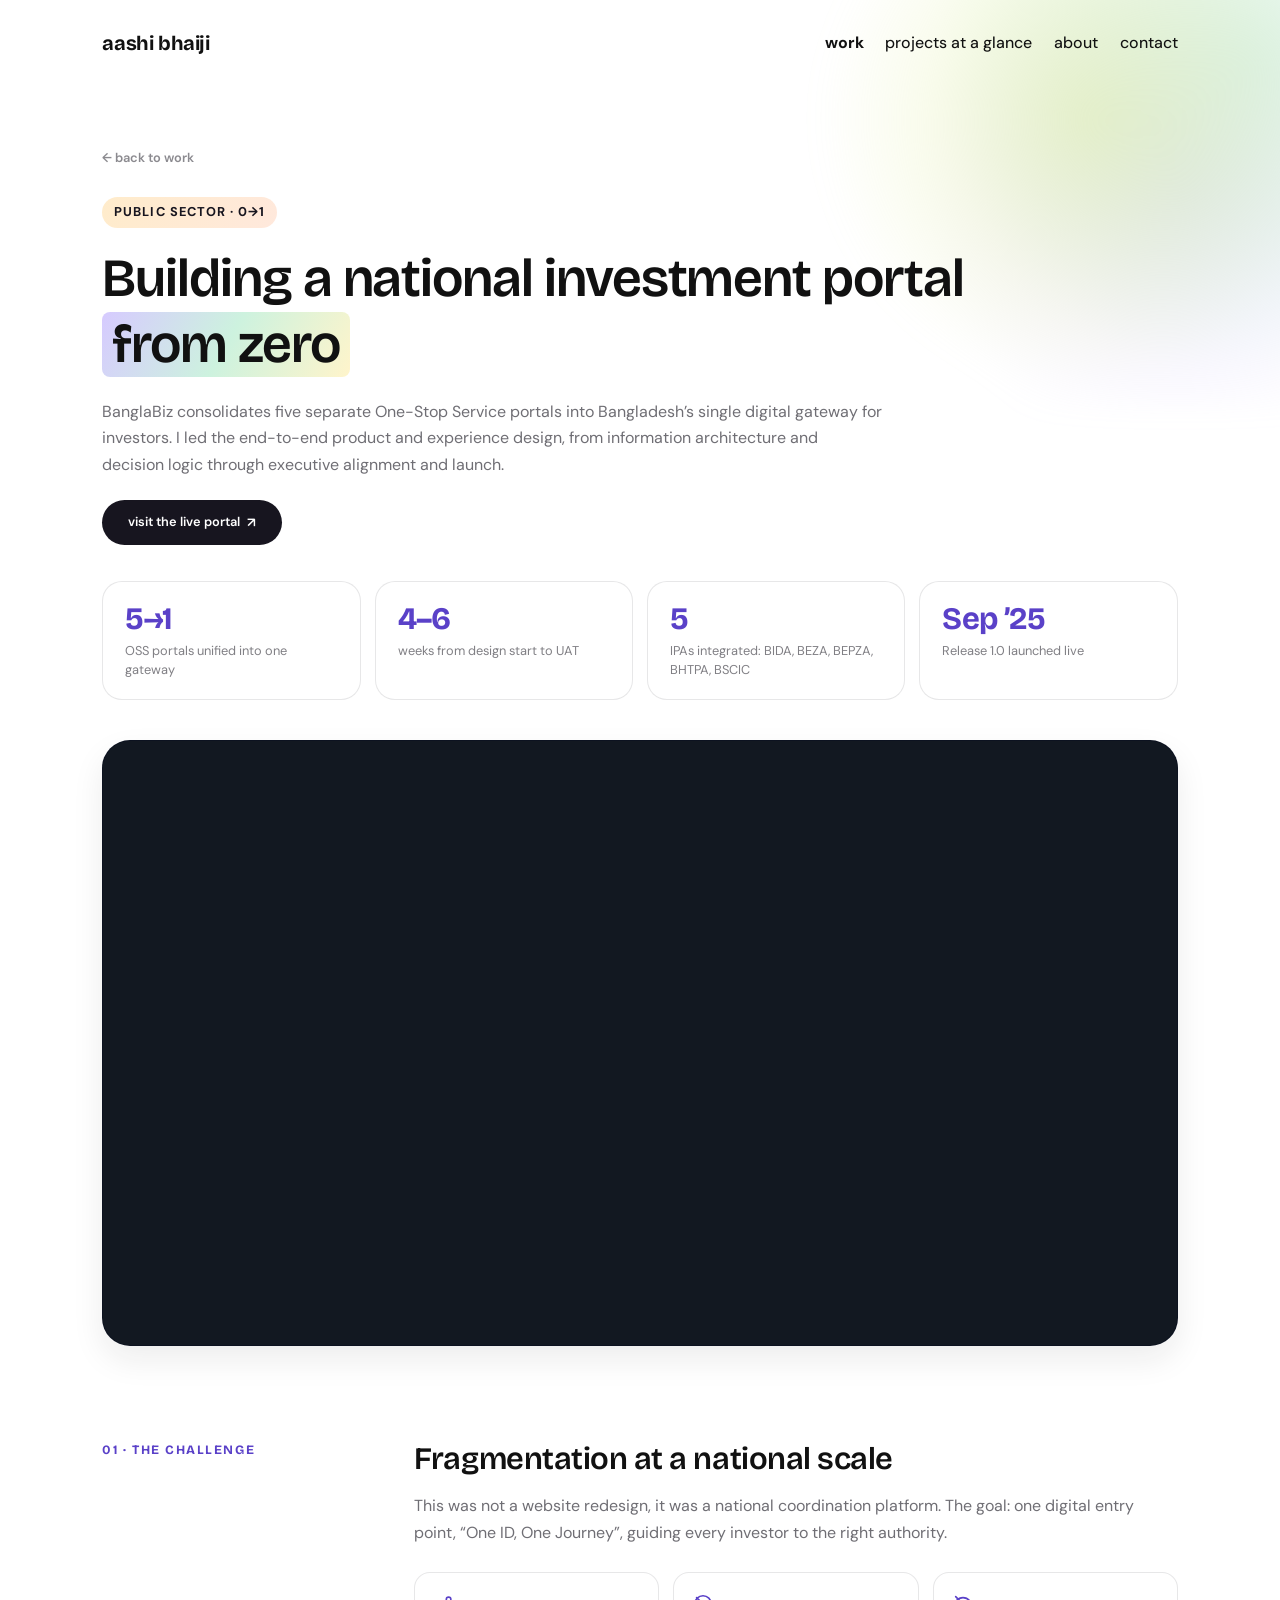
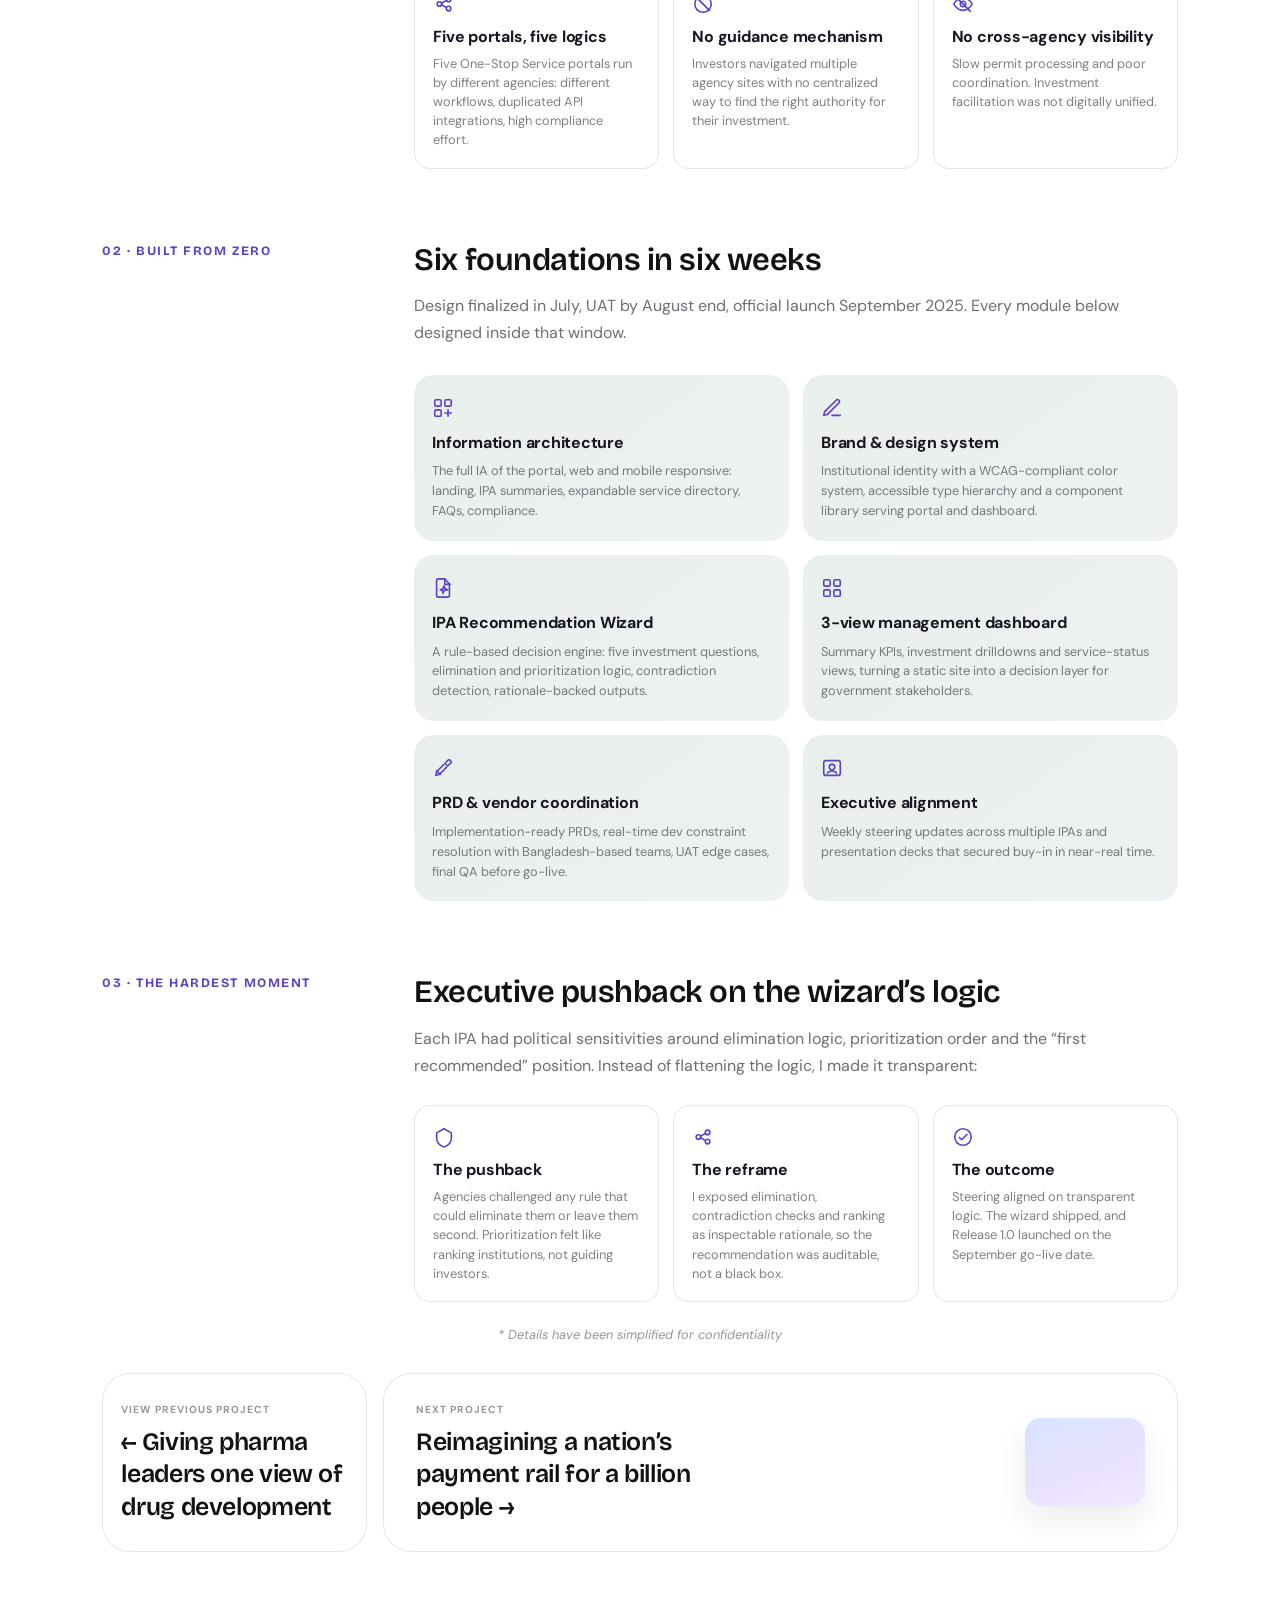
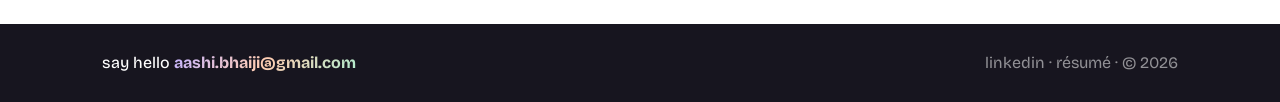
<file: jica.html>
<!DOCTYPE html>
<html lang="en">
<head>
  <meta charset="UTF-8" />
  <meta name="viewport" content="width=device-width, initial-scale=1.0, viewport-fit=cover" />
  <title>JICA · Building a national investment portal from zero · Aashi Bhaiji</title>
  <meta name="description" content="BanglaBiz consolidates five One-Stop Service portals into Bangladesh’s single digital gateway for investors. End-to-end product and experience design with Govt of Bangladesh and JICA." />
  <meta http-equiv="Cache-Control" content="no-cache" />
  <link rel="stylesheet" href="styles.css?v=20260714r23" />
  <script src="page-enter.js?v=20260714aw"></script>
</head>
<body id="top" class="page-case page-light page-jica">
  <header class="site-header">
    <a href="work.html" class="logo">aashi bhaiji</a>
    <nav class="nav" aria-label="Primary">
      <a href="work.html#top" aria-current="page">work</a>
      <a href="projects-at-a-glance.html">projects at a glance</a>
      <a href="about.html">about</a>
      <a href="#contact">contact</a>
    </nav>
    <button class="menu-toggle" type="button" aria-label="Toggle menu" aria-expanded="false">
      <span></span>
      <span></span>
      <span></span>
    </button>
  </header>

  <main class="cs-page">
    <section class="cs-hero" aria-labelledby="cs-hero-title">
      <a href="work.html#top" class="cs-back">← back to work</a>

      <div class="cs-hero__meta">
        <span class="cs-tag cs-tag--amber">Public sector · 0→1</span>
      </div>

      <h1 id="cs-hero-title" class="cs-hero__title cs-hero__title--jica">
        <span class="cs-hero__title-line">Building a national investment portal</span>
        <span class="cs-hero__title-line"><mark class="cs-mark">from zero</mark></span>
      </h1>

      <p class="cs-hero__lede">
        BanglaBiz consolidates five separate One-Stop Service portals into Bangladesh’s single digital gateway for investors. I led the end-to-end product and experience design, from information architecture and decision logic through executive alignment and launch.
      </p>

      <a
        class="cs-btn cs-btn--primary"
        href="https://banglabiz.gov.bd/"
        target="_blank"
        rel="noopener"
      >
        visit the live portal
        <span class="cs-btn__arrow" aria-hidden="true">↗</span>
      </a>

      <ul class="cs-stats" aria-label="Project impact">
        <li class="cs-stats__item">
          <span class="cs-stats__value">5→1</span>
          <span class="cs-stats__label">OSS portals unified into one gateway</span>
        </li>
        <li class="cs-stats__item">
          <span class="cs-stats__value">4–6</span>
          <span class="cs-stats__label">weeks from design start to UAT</span>
        </li>
        <li class="cs-stats__item">
          <span class="cs-stats__value">5</span>
          <span class="cs-stats__label">IPAs integrated: BIDA, BEZA, BEPZA, BHTPA, BSCIC</span>
        </li>
        <li class="cs-stats__item">
          <span class="cs-stats__value">Sep ’25</span>
          <span class="cs-stats__label">Release 1.0 launched live</span>
        </li>
      </ul>

      <figure class="cs-hero__preview cs-hero__preview--video cs-hero__preview--live">
        <video
          class="cs-hero__video"
          src="https://backend.banglabiz.gov.bd/uploads/Bbp_V_Compressed_c630aff0ae.mp4"
          poster="https://backend.banglabiz.gov.bd/uploads/Screenshot_2026_03_12_144244_700c03c480.jpg"
          autoplay
          muted
          loop
          playsinline
          preload="auto"
          aria-label="BanglaBiz portal homepage video"
        ></video>
        <a
          class="cs-hero__preview-hit"
          href="https://banglabiz.gov.bd/"
          target="_blank"
          rel="noopener"
        >
          Open BanglaBiz live portal
        </a>
      </figure>
    </section>

    <section class="cs-section" id="challenge" aria-labelledby="challenge-heading">
      <div class="cs-section__grid">
        <p class="cs-section__label">01 · The challenge</p>
        <div class="cs-section__body">
          <h2 id="challenge-heading" class="cs-section__title">
            Fragmentation at a national scale
          </h2>
          <p class="cs-section__lede">
            This was not a website redesign, it was a national coordination platform. The goal: one digital entry point, “One ID, One Journey”, guiding every investor to the right authority.
          </p>

          <ul class="cs-pressure-grid">
            <li class="cs-pressure">
              <span class="cs-pressure__icon" aria-hidden="true">
                <svg viewBox="0 0 24 24" width="22" height="22" fill="none" stroke="currentColor" stroke-width="1.75" stroke-linecap="round" stroke-linejoin="round"><circle cx="7" cy="12" r="2.5"/><circle cx="17" cy="7" r="2.5"/><circle cx="17" cy="17" r="2.5"/><path d="M9.3 11.2l5.4-3.1M9.3 12.8l5.4 3.1"/></svg>
              </span>
              <h3 class="cs-pressure__title">Five portals, five logics</h3>
              <p class="cs-pressure__desc">Five One-Stop Service portals run by different agencies: different workflows, duplicated API integrations, high compliance effort.</p>
            </li>
            <li class="cs-pressure">
              <span class="cs-pressure__icon" aria-hidden="true">
                <svg viewBox="0 0 24 24" width="22" height="22" fill="none" stroke="currentColor" stroke-width="1.75" stroke-linecap="round" stroke-linejoin="round"><circle cx="12" cy="12" r="9"/><path d="M5 5l14 14"/></svg>
              </span>
              <h3 class="cs-pressure__title">No guidance mechanism</h3>
              <p class="cs-pressure__desc">Investors navigated multiple agency sites with no centralized way to find the right authority for their investment.</p>
            </li>
            <li class="cs-pressure">
              <span class="cs-pressure__icon" aria-hidden="true">
                <svg viewBox="0 0 24 24" width="22" height="22" fill="none" stroke="currentColor" stroke-width="1.75" stroke-linecap="round" stroke-linejoin="round"><path d="M2 12s3.5-7 10-7 10 7 10 7-3.5 7-10 7S2 12 2 12z"/><circle cx="12" cy="12" r="3"/><path d="M4 4l16 16"/></svg>
              </span>
              <h3 class="cs-pressure__title">No cross-agency visibility</h3>
              <p class="cs-pressure__desc">Slow permit processing and poor coordination. Investment facilitation was not digitally unified.</p>
            </li>
          </ul>
        </div>
      </div>
    </section>

    <section class="cs-section" id="built" aria-labelledby="built-heading">
      <div class="cs-section__grid">
        <p class="cs-section__label">02 · Built from zero</p>
        <div class="cs-section__body">
          <h2 id="built-heading" class="cs-section__title">
            Six foundations in six weeks
          </h2>
          <p class="cs-section__lede">
            Design finalized in July, UAT by August end, official launch September 2025. Every module below designed inside that window.
          </p>

          <ul class="cs-feature-grid cs-feature-grid--2">
            <li class="cs-feature cs-feature--soft">
              <span class="cs-feature__icon" aria-hidden="true">
                <svg viewBox="0 0 24 24" width="22" height="22" fill="none" stroke="currentColor" stroke-width="1.75" stroke-linecap="round" stroke-linejoin="round"><rect x="3" y="3" width="7" height="7" rx="1.5"/><rect x="14" y="3" width="7" height="7" rx="1.5"/><rect x="3" y="14" width="7" height="7" rx="1.5"/><path d="M14 17.5h7M17.5 14v7"/></svg>
              </span>
              <h3 class="cs-feature__title">Information architecture</h3>
              <p class="cs-feature__desc">The full IA of the portal, web and mobile responsive: landing, IPA summaries, expandable service directory, FAQs, compliance.</p>
            </li>
            <li class="cs-feature cs-feature--soft">
              <span class="cs-feature__icon" aria-hidden="true">
                <svg viewBox="0 0 24 24" width="22" height="22" fill="none" stroke="currentColor" stroke-width="1.75" stroke-linecap="round" stroke-linejoin="round"><path d="M12 20h9"/><path d="M16.5 3.5a2.1 2.1 0 0 1 3 3L7 19l-4 1 1-4L16.5 3.5z"/></svg>
              </span>
              <h3 class="cs-feature__title">Brand &amp; design system</h3>
              <p class="cs-feature__desc">Institutional identity with a WCAG-compliant color system, accessible type hierarchy and a component library serving portal and dashboard.</p>
            </li>
            <li class="cs-feature cs-feature--soft">
              <span class="cs-feature__icon" aria-hidden="true">
                <svg viewBox="0 0 24 24" width="22" height="22" fill="none" stroke="currentColor" stroke-width="1.75" stroke-linecap="round" stroke-linejoin="round"><path d="M14 2H7a2 2 0 0 0-2 2v16a2 2 0 0 0 2 2h10a2 2 0 0 0 2-2V8z"/><path d="M14 2v6h6"/><path d="M12 18l1.2-3.5L17 14l-2.8-1.2L13 9.5l-1.2 3.3L9 14l2.8 1.2z"/></svg>
              </span>
              <h3 class="cs-feature__title">IPA Recommendation Wizard</h3>
              <p class="cs-feature__desc">A rule-based decision engine: five investment questions, elimination and prioritization logic, contradiction detection, rationale-backed outputs.</p>
            </li>
            <li class="cs-feature cs-feature--soft">
              <span class="cs-feature__icon" aria-hidden="true">
                <svg viewBox="0 0 24 24" width="22" height="22" fill="none" stroke="currentColor" stroke-width="1.75" stroke-linecap="round" stroke-linejoin="round"><rect x="3" y="3" width="7" height="7" rx="1.5"/><rect x="14" y="3" width="7" height="7" rx="1.5"/><rect x="3" y="14" width="7" height="7" rx="1.5"/><rect x="14" y="14" width="7" height="7" rx="1.5"/></svg>
              </span>
              <h3 class="cs-feature__title">3-view management dashboard</h3>
              <p class="cs-feature__desc">Summary KPIs, investment drilldowns and service-status views, turning a static site into a decision layer for government stakeholders.</p>
            </li>
            <li class="cs-feature cs-feature--soft">
              <span class="cs-feature__icon" aria-hidden="true">
                <svg viewBox="0 0 24 24" width="22" height="22" fill="none" stroke="currentColor" stroke-width="1.75" stroke-linecap="round" stroke-linejoin="round"><path d="M14.7 6.3a1 1 0 0 0 0 1.4l1.6 1.6a1 1 0 0 0 1.4 0l3.1-3.1a1 1 0 0 0 0-1.4l-1.6-1.6a1 1 0 0 0-1.4 0z"/><path d="M13 8l-7.5 7.5a2 2 0 0 0-.5.9L4 20l3.6-1a2 2 0 0 0 .9-.5L16 11"/><path d="M5 15l4 4"/></svg>
              </span>
              <h3 class="cs-feature__title">PRD &amp; vendor coordination</h3>
              <p class="cs-feature__desc">Implementation-ready PRDs, real-time dev constraint resolution with Bangladesh-based teams, UAT edge cases, final QA before go-live.</p>
            </li>
            <li class="cs-feature cs-feature--soft">
              <span class="cs-feature__icon" aria-hidden="true">
                <svg viewBox="0 0 24 24" width="22" height="22" fill="none" stroke="currentColor" stroke-width="1.75" stroke-linecap="round" stroke-linejoin="round"><rect x="3" y="4" width="18" height="16" rx="2"/><circle cx="12" cy="11" r="3"/><path d="M7 17.5c1.2-1.5 2.8-2.2 5-2.2s3.8.7 5 2.2"/></svg>
              </span>
              <h3 class="cs-feature__title">Executive alignment</h3>
              <p class="cs-feature__desc">Weekly steering updates across multiple IPAs and presentation decks that secured buy-in in near-real time.</p>
            </li>
          </ul>
        </div>
      </div>
    </section>

    <section class="cs-section" id="hardest" aria-labelledby="hardest-heading">
      <div class="cs-section__grid">
        <p class="cs-section__label">03 · The hardest moment</p>
        <div class="cs-section__body">
          <h2 id="hardest-heading" class="cs-section__title">
            Executive pushback on the wizard’s logic
          </h2>
          <p class="cs-section__lede">
            Each IPA had political sensitivities around elimination logic, prioritization order and the “first recommended” position. Instead of flattening the logic, I made it transparent:
          </p>

          <ul class="cs-pressure-grid">
            <li class="cs-pressure">
              <span class="cs-pressure__icon" aria-hidden="true">
                <svg viewBox="0 0 24 24" width="22" height="22" fill="none" stroke="currentColor" stroke-width="1.75" stroke-linecap="round" stroke-linejoin="round"><path d="M12 3l8 4.5v6c0 4.5-3.2 7.5-8 9.5-4.8-2-8-5-8-9.5v-6L12 3z"/></svg>
              </span>
              <h3 class="cs-pressure__title">The pushback</h3>
              <p class="cs-pressure__desc">Agencies challenged any rule that could eliminate them or leave them second. Prioritization felt like ranking institutions, not guiding investors.</p>
            </li>
            <li class="cs-pressure">
              <span class="cs-pressure__icon" aria-hidden="true">
                <svg viewBox="0 0 24 24" width="22" height="22" fill="none" stroke="currentColor" stroke-width="1.75" stroke-linecap="round" stroke-linejoin="round"><circle cx="7" cy="12" r="2.5"/><circle cx="17" cy="7" r="2.5"/><circle cx="17" cy="17" r="2.5"/><path d="M9.3 11.2l5.4-3.1M9.3 12.8l5.4 3.1"/></svg>
              </span>
              <h3 class="cs-pressure__title">The reframe</h3>
              <p class="cs-pressure__desc">I exposed elimination, contradiction checks and ranking as inspectable rationale, so the recommendation was auditable, not a black box.</p>
            </li>
            <li class="cs-pressure">
              <span class="cs-pressure__icon" aria-hidden="true">
                <svg viewBox="0 0 24 24" width="22" height="22" fill="none" stroke="currentColor" stroke-width="1.75" stroke-linecap="round" stroke-linejoin="round"><circle cx="12" cy="12" r="9"/><path d="M8 12.5l2.5 2.5L16.5 9"/></svg>
              </span>
              <h3 class="cs-pressure__title">The outcome</h3>
              <p class="cs-pressure__desc">Steering aligned on transparent logic. The wizard shipped, and Release 1.0 launched on the September go-live date.</p>
            </li>
          </ul>
        </div>
      </div>
    </section>

    <p class="cs-impact__note">
      * Details have been simplified for confidentiality
    </p>

    <nav class="cs-project-nav" aria-label="Adjacent projects">
      <a href="sun-pharma.html" class="cs-prev">
        <span class="cs-prev__label">View previous project</span>
        <span class="cs-prev__title">← Giving pharma leaders one view of drug development</span>
      </a>
      <a href="project-npci.html" class="cs-next">
        <div class="cs-next__copy">
          <span class="cs-next__label">Next project</span>
          <span class="cs-next__title">Reimagining a nation’s payment rail for a billion people →</span>
        </div>
        <span class="cs-next__thumb cs-next__thumb--npci" aria-hidden="true"></span>
      </a>
    </nav>
  </main>

  <footer id="contact" class="site-footer">
    <div class="site-footer__inner">
      <p class="site-footer__hello">
        say hello
        <a href="mailto:aashi.bhaiji@gmail.com">aashi.bhaiji@gmail.com</a>
      </p>
      <p class="site-footer__meta">
        <a href="https://www.linkedin.com/in/aashibhaiji/" target="_blank" rel="noopener">linkedin</a>
        <span aria-hidden="true"> · </span>
        <a href="assets/Aashi_Resume_2026.pdf" target="_blank" rel="noopener">résumé</a>
        <span aria-hidden="true"> · </span>
        <span>© 2026</span>
      </p>
    </div>
  </footer>

  <script src="script.js?v=20260714r23"></script>
</body>
</html>
</file>
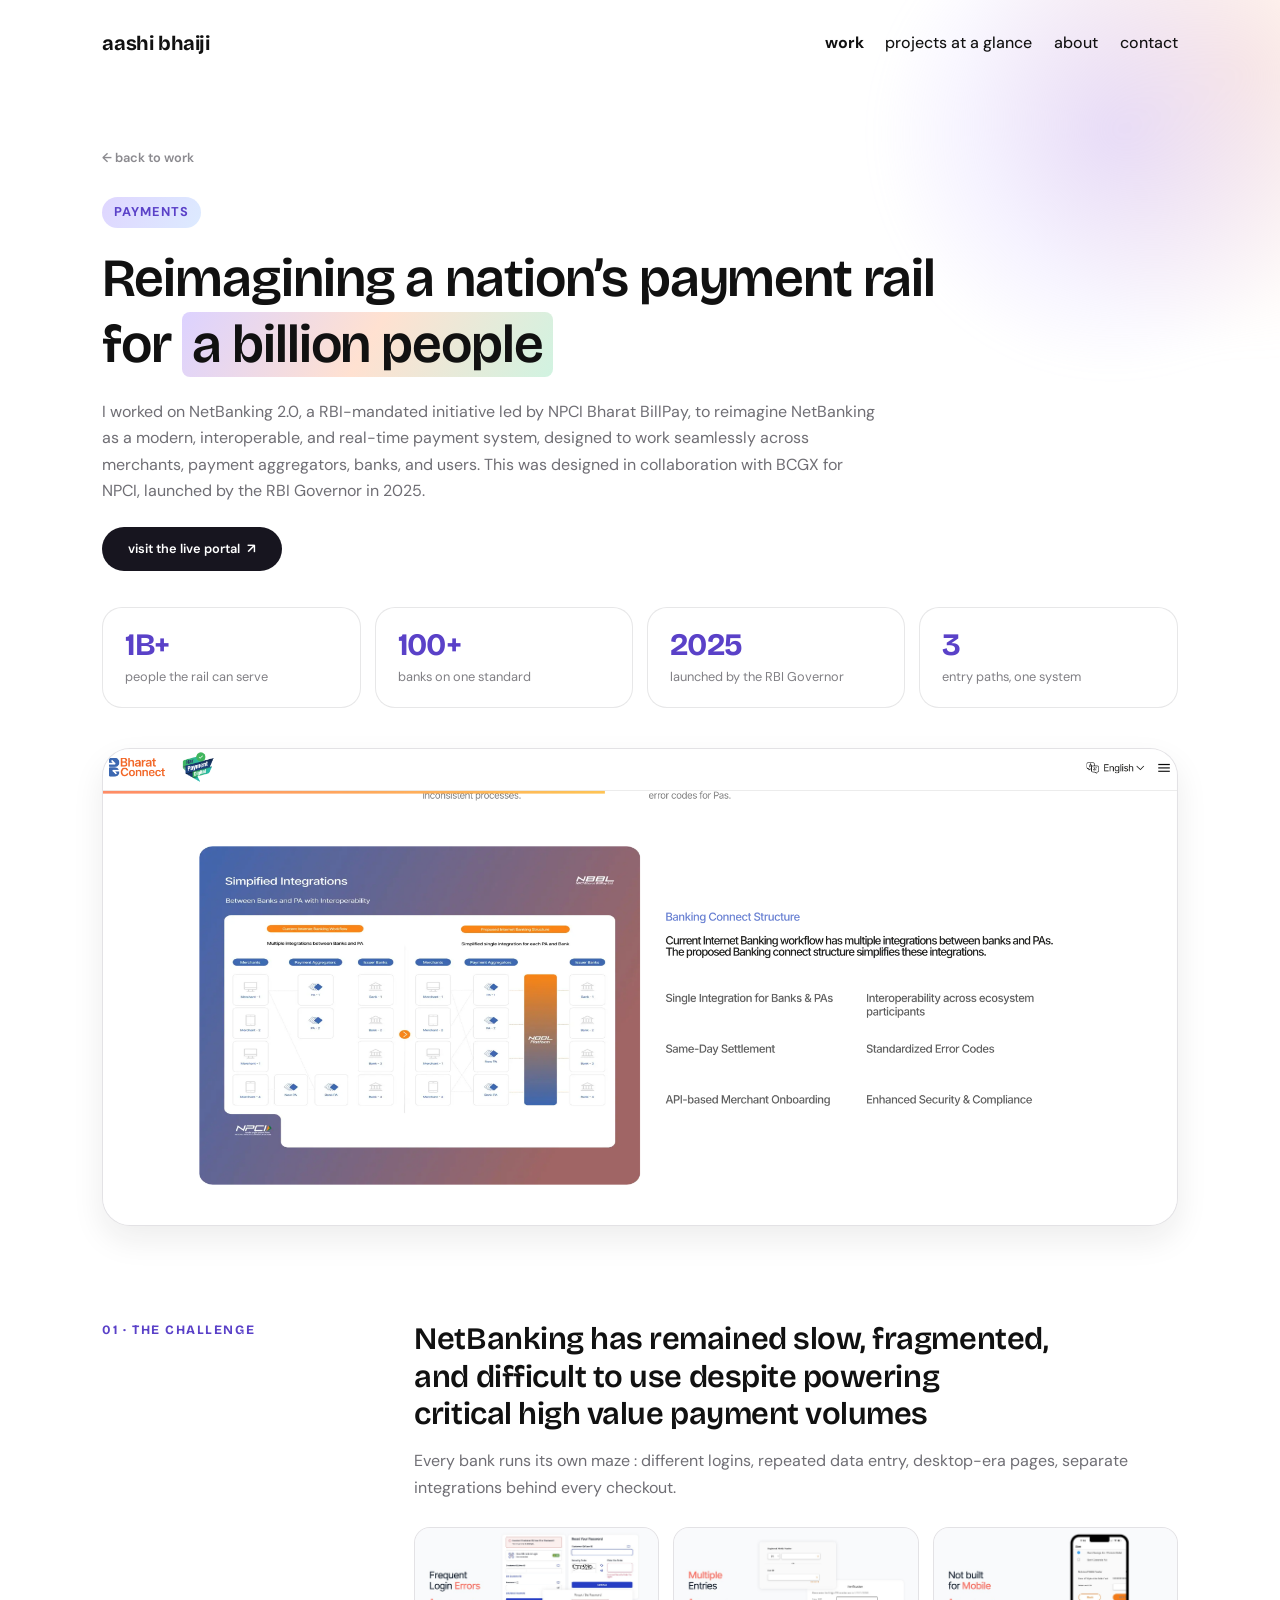
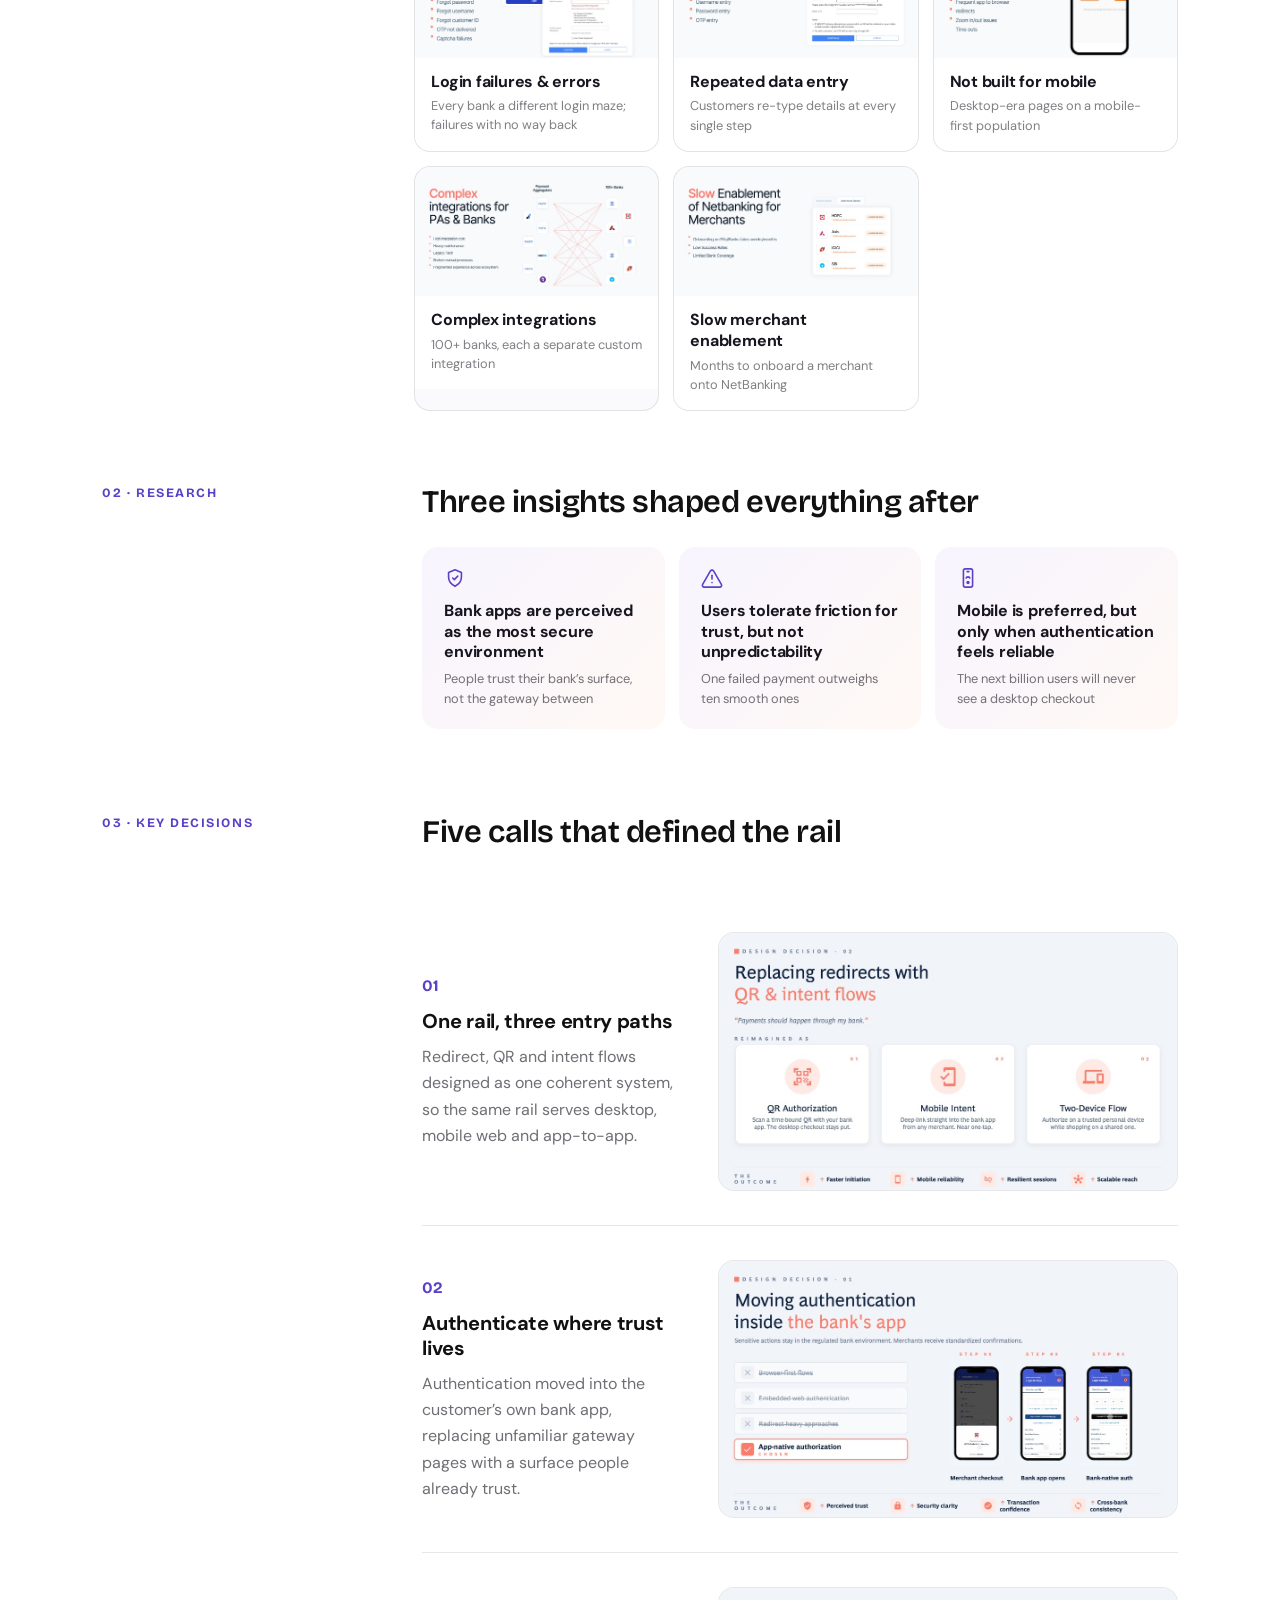
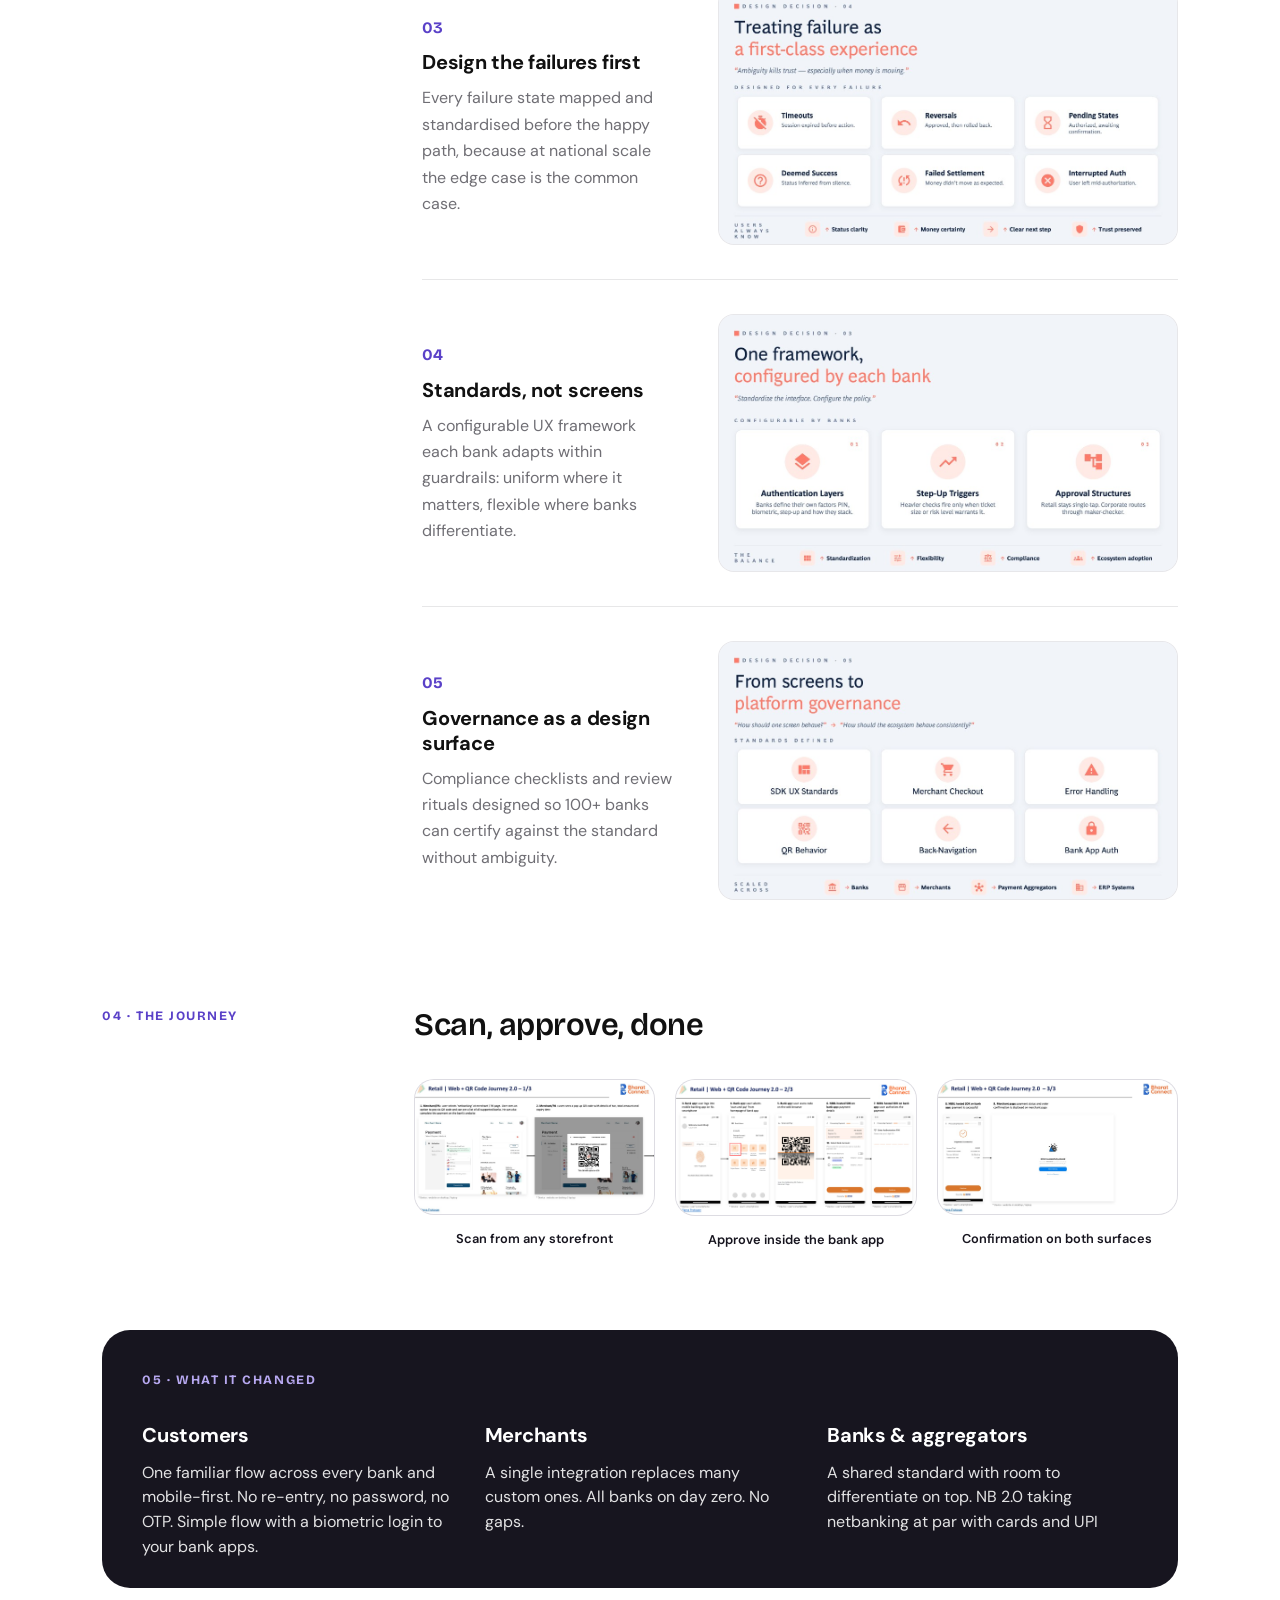
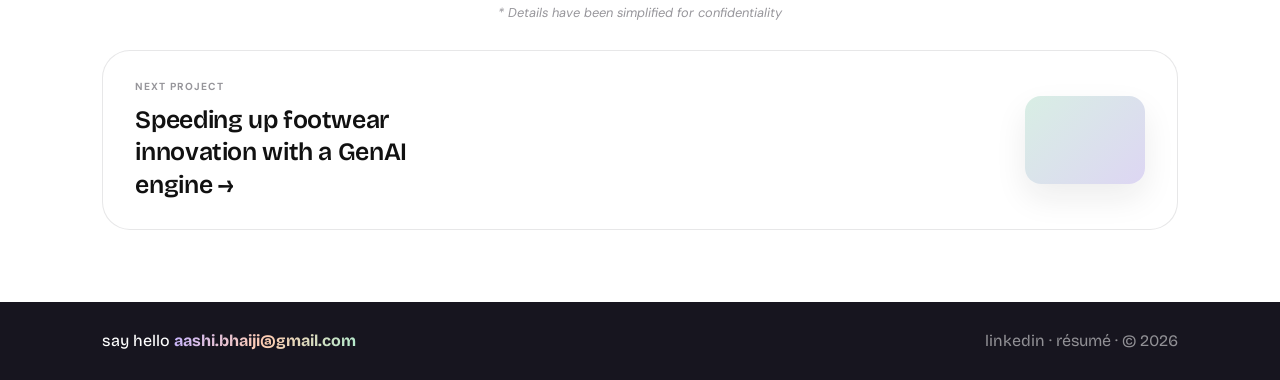
<file: project-npci.html>
<!DOCTYPE html>
<html lang="en">
<head>
  <meta charset="UTF-8" />
  <meta name="viewport" content="width=device-width, initial-scale=1.0, viewport-fit=cover" />
  <title>NPCI · Reimagining a nation’s payment rail · Aashi Bhaiji</title>
  <meta name="description" content="Regulatory mandates turned into UX standards across every bank app in India. Designed at BCGX for NPCI, launched by the RBI Governor in 2025." />
  <meta http-equiv="Cache-Control" content="no-cache" />
  <link rel="stylesheet" href="styles.css?v=20260714r4" />
  <script src="page-enter.js?v=20260714aw"></script>
</head>
<body id="top" class="page-case page-light">
  <header class="site-header">
    <a href="work.html" class="logo">aashi bhaiji</a>
    <nav class="nav" aria-label="Primary">
      <a href="work.html#top" aria-current="page">work</a>
      <a href="projects-at-a-glance.html">projects at a glance</a>
      <a href="about.html">about</a>
      <a href="#contact">contact</a>
    </nav>
    <button class="menu-toggle" type="button" aria-label="Toggle menu" aria-expanded="false">
      <span></span>
      <span></span>
      <span></span>
    </button>
  </header>

  <main class="cs-page">
    <section class="cs-hero" aria-labelledby="cs-hero-title">
      <a href="work.html#top" class="cs-back">← back to work</a>

      <div class="cs-hero__meta">
        <span class="cs-tag cs-tag--lavender">Payments</span>
      </div>

      <h1 id="cs-hero-title" class="cs-hero__title">
        Reimagining a nation’s payment rail<br />
        for <mark class="cs-mark">a billion people</mark>
      </h1>

      <p class="cs-hero__lede">
        I worked on NetBanking 2.0, a RBI-mandated initiative led by NPCI Bharat BillPay, to reimagine NetBanking as a modern, interoperable, and real-time payment system, designed to work seamlessly across merchants, payment aggregators, banks, and users. This was designed in collaboration with BCGX for NPCI, launched by the RBI Governor in 2025.
      </p>

      <a
        class="cs-btn cs-btn--primary"
        href="https://www.bharat-connect.com/banking-connect/"
        target="_blank"
        rel="noopener"
      >
        visit the live portal
        <span class="cs-btn__arrow" aria-hidden="true">↗</span>
      </a>

      <ul class="cs-stats" aria-label="Project impact">
        <li class="cs-stats__item">
          <span class="cs-stats__value">1B+</span>
          <span class="cs-stats__label">people the rail can serve</span>
        </li>
        <li class="cs-stats__item">
          <span class="cs-stats__value">100+</span>
          <span class="cs-stats__label">banks on one standard</span>
        </li>
        <li class="cs-stats__item">
          <span class="cs-stats__value">2025</span>
          <span class="cs-stats__label">launched by the RBI Governor</span>
        </li>
        <li class="cs-stats__item">
          <span class="cs-stats__value">3</span>
          <span class="cs-stats__label">entry paths, one system</span>
        </li>
      </ul>

      <figure class="cs-hero__preview">
        <a
          class="cs-hero__preview-link"
          href="https://www.bharat-connect.com/banking-connect/"
          target="_blank"
          rel="noopener"
        >
          <img
            src="assets/npci-banking-connect-structure.png"
            alt="Banking Connect Structure: simplified integrations between banks and payment aggregators"
            width="3802"
            height="1688"
            decoding="async"
          />
        </a>
      </figure>
    </section>

    <section class="cs-section" id="problem" aria-labelledby="problem-heading">
      <div class="cs-section__grid">
        <p class="cs-section__label">01 · The Challenge</p>
        <div class="cs-section__body">
          <h2 id="problem-heading" class="cs-section__title">
            NetBanking has remained slow, fragmented, and difficult to use despite powering critical high value payment volumes
          </h2>
          <p class="cs-section__lede">
            Every bank runs its own maze : different logins, repeated data entry, desktop-era pages, separate integrations behind every checkout.
          </p>

          <ul class="cs-pain-grid">
            <li class="cs-pain">
              <div class="cs-pain__media">
                <img
                  src="assets/npci-pain-login-errors.png"
                  alt="Frequent login errors across bank portals: forgotten credentials, OTP failures, and captcha dead-ends"
                  loading="lazy"
                  decoding="async"
                />
              </div>
              <div class="cs-pain__copy">
                <h3 class="cs-pain__title">Login failures &amp; errors</h3>
                <p class="cs-pain__desc">Every bank a different login maze; failures with no way back</p>
              </div>
            </li>
            <li class="cs-pain">
              <div class="cs-pain__media">
                <img
                  src="assets/npci-pain-multiple-entries.png"
                  alt="Repeated username, password, and OTP entry across payment steps"
                  loading="lazy"
                  decoding="async"
                />
              </div>
              <div class="cs-pain__copy">
                <h3 class="cs-pain__title">Repeated data entry</h3>
                <p class="cs-pain__desc">Customers re-type details at every single step</p>
              </div>
            </li>
            <li class="cs-pain">
              <div class="cs-pain__media">
                <img
                  src="assets/npci-pain-not-mobile.png"
                  alt="Desktop-era NetBanking pages squeezed onto a mobile screen"
                  loading="lazy"
                  decoding="async"
                />
              </div>
              <div class="cs-pain__copy">
                <h3 class="cs-pain__title">Not built for mobile</h3>
                <p class="cs-pain__desc">Desktop-era pages on a mobile-first population</p>
              </div>
            </li>
            <li class="cs-pain">
              <div class="cs-pain__media">
                <img
                  src="assets/npci-pain-complex-integrations.png"
                  alt="Tangled custom integrations between payment aggregators and banks"
                  loading="lazy"
                  decoding="async"
                />
              </div>
              <div class="cs-pain__copy">
                <h3 class="cs-pain__title">Complex integrations</h3>
                <p class="cs-pain__desc">100+ banks, each a separate custom integration</p>
              </div>
            </li>
            <li class="cs-pain">
              <div class="cs-pain__media">
                <img
                  src="assets/npci-pain-slow-merchant-enablement.png"
                  alt="Merchant dashboard showing slow NetBanking bank enablement"
                  loading="lazy"
                  decoding="async"
                />
              </div>
              <div class="cs-pain__copy">
                <h3 class="cs-pain__title">Slow merchant enablement</h3>
                <p class="cs-pain__desc">Months to onboard a merchant onto NetBanking</p>
              </div>
            </li>
          </ul>
        </div>
      </div>
    </section>

    <section class="cs-section" id="research" aria-labelledby="research-heading">
      <div class="cs-section__grid">
        <p class="cs-section__label">02 · Research</p>
        <div class="cs-section__body">
          <h2 id="research-heading" class="cs-section__title">
            Three insights shaped everything after
          </h2>

          <ul class="cs-insight-grid">
            <li class="cs-insight">
              <span class="cs-insight__icon" aria-hidden="true">
                <svg viewBox="0 0 24 24" width="22" height="22" fill="none" stroke="currentColor" stroke-width="1.75" stroke-linecap="round" stroke-linejoin="round"><path d="M12 3l7 3v5c0 5-3 8-7 10-4-2-7-5-7-10V6z"/><path d="M9.5 12l1.8 1.8L15 10"/></svg>
              </span>
              <h3 class="cs-insight__title">Bank apps are perceived as the most secure environment</h3>
              <p class="cs-insight__desc">People trust their bank’s surface, not the gateway between</p>
            </li>
            <li class="cs-insight">
              <span class="cs-insight__icon" aria-hidden="true">
                <svg viewBox="0 0 24 24" width="22" height="22" fill="none" stroke="currentColor" stroke-width="1.75" stroke-linecap="round" stroke-linejoin="round"><path d="M12 9v4"/><path d="M12 17h.01"/><path d="M10.3 4.3 1.8 19a2 2 0 0 0 1.7 3h17a2 2 0 0 0 1.7-3L13.7 4.3a2 2 0 0 0-3.4 0z"/></svg>
              </span>
              <h3 class="cs-insight__title">Users tolerate friction for trust, but not unpredictability</h3>
              <p class="cs-insight__desc">One failed payment outweighs ten smooth ones</p>
            </li>
            <li class="cs-insight">
              <span class="cs-insight__icon" aria-hidden="true">
                <svg viewBox="0 0 24 24" width="22" height="22" fill="none" stroke="currentColor" stroke-width="1.75" stroke-linecap="round" stroke-linejoin="round"><rect x="7" y="2" width="10" height="20" rx="2"/><path d="M11 5h2"/><circle cx="12" cy="17" r="1"/><path d="M10 12c.6-.8 1.3-1.2 2-1.2s1.4.4 2 1.2"/></svg>
              </span>
              <h3 class="cs-insight__title">Mobile is preferred, but only when authentication feels reliable</h3>
              <p class="cs-insight__desc">The next billion users will never see a desktop checkout</p>
            </li>
          </ul>
        </div>
      </div>
    </section>

    <section class="cs-section" id="decisions" aria-labelledby="decisions-heading">
      <div class="cs-section__grid">
        <p class="cs-section__label">03 · Key decisions</p>
        <div class="cs-section__body">
          <h2 id="decisions-heading" class="cs-section__title">
            Five calls that defined the rail
          </h2>

          <ol class="cs-decisions">
            <li class="cs-decision">
              <div class="cs-decision__copy">
                <span class="cs-decision__num">01</span>
                <h3 class="cs-decision__title">One rail, three entry paths</h3>
                <p class="cs-decision__desc">
                  Redirect, QR and intent flows designed as one coherent system,
                  so the same rail serves desktop, mobile web and app-to-app.
                </p>
              </div>
              <figure class="cs-decision__media">
                <img
                  src="assets/npci-decision-redirect-qr-intent.png"
                  alt="Design decision: replacing redirects with QR authorization, mobile intent, and two-device flows"
                  loading="lazy"
                  decoding="async"
                />
              </figure>
            </li>

            <li class="cs-decision">
              <div class="cs-decision__copy">
                <span class="cs-decision__num">02</span>
                <h3 class="cs-decision__title">Authenticate where trust lives</h3>
                <p class="cs-decision__desc">
                  Authentication moved into the customer’s own bank app,
                  replacing unfamiliar gateway pages with a surface people already trust.
                </p>
              </div>
              <figure class="cs-decision__media">
                <img
                  src="assets/npci-decision-auth-bank-app.png"
                  alt="Design decision: moving authentication inside the bank’s app"
                  loading="lazy"
                  decoding="async"
                />
              </figure>
            </li>

            <li class="cs-decision">
              <div class="cs-decision__copy">
                <span class="cs-decision__num">03</span>
                <h3 class="cs-decision__title">Design the failures first</h3>
                <p class="cs-decision__desc">
                  Every failure state mapped and standardised before the happy path,
                  because at national scale the edge case is the common case.
                </p>
              </div>
              <figure class="cs-decision__media">
                <img
                  src="assets/npci-decision-failure-states.png"
                  alt="Design decision: treating failure as a first-class experience across timeouts, reversals, and interrupted auth"
                  loading="lazy"
                  decoding="async"
                />
              </figure>
            </li>

            <li class="cs-decision">
              <div class="cs-decision__copy">
                <span class="cs-decision__num">04</span>
                <h3 class="cs-decision__title">Standards, not screens</h3>
                <p class="cs-decision__desc">
                  A configurable UX framework each bank adapts within guardrails:
                  uniform where it matters, flexible where banks differentiate.
                </p>
              </div>
              <figure class="cs-decision__media">
                <img
                  src="assets/npci-decision-configurable-framework.png"
                  alt="Design decision: one framework configured by each bank for auth layers, step-up, and approvals"
                  loading="lazy"
                  decoding="async"
                />
              </figure>
            </li>

            <li class="cs-decision">
              <div class="cs-decision__copy">
                <span class="cs-decision__num">05</span>
                <h3 class="cs-decision__title">Governance as a design surface</h3>
                <p class="cs-decision__desc">
                  Compliance checklists and review rituals designed so 100+ banks
                  can certify against the standard without ambiguity.
                </p>
              </div>
              <figure class="cs-decision__media">
                <img
                  src="assets/npci-decision-platform-governance.png"
                  alt="Design decision: from screens to platform governance across SDK, checkout, and bank auth"
                  loading="lazy"
                  decoding="async"
                />
              </figure>
            </li>
          </ol>
        </div>
      </div>
    </section>

    <section class="cs-section" id="journey" aria-labelledby="journey-heading">
      <div class="cs-section__grid">
        <p class="cs-section__label">04 · The journey</p>
        <div class="cs-section__body">
          <h2 id="journey-heading" class="cs-section__title">Scan, approve, done</h2>

          <ul class="cs-journey-grid">
            <li class="cs-journey">
              <div class="cs-journey__media">
                <img
                  src="assets/npci-web-qr-journey-3.png"
                  alt="Retail web and QR journey: merchant checkout presenting a QR to scan"
                  loading="lazy"
                  decoding="async"
                />
              </div>
              <p class="cs-journey__caption">Scan from any storefront</p>
            </li>
            <li class="cs-journey">
              <div class="cs-journey__media">
                <img
                  src="assets/npci-web-qr-journey-2.png"
                  alt="Retail web and QR journey: approve payment inside the bank app"
                  loading="lazy"
                  decoding="async"
                />
              </div>
              <p class="cs-journey__caption">Approve inside the bank app</p>
            </li>
            <li class="cs-journey">
              <div class="cs-journey__media">
                <img
                  src="assets/npci-web-qr-journey-1.png"
                  alt="Retail web and QR journey: confirmation on mobile and merchant desktop"
                  loading="lazy"
                  decoding="async"
                />
              </div>
              <p class="cs-journey__caption">Confirmation on both surfaces</p>
            </li>
          </ul>
        </div>
      </div>
    </section>

    <section class="cs-impact" id="impact" aria-labelledby="impact-heading">
      <p class="cs-section__label cs-section__label--on-dark" id="impact-heading">
        05 · What it changed
      </p>
      <ul class="cs-impact__grid">
        <li>
          <h3 class="cs-impact__title">Customers</h3>
          <p class="cs-impact__desc">One familiar flow across every bank and mobile-first. No re-entry, no password, no OTP. Simple flow with a biometric login to your bank apps.</p>
        </li>
        <li>
          <h3 class="cs-impact__title">Merchants</h3>
          <p class="cs-impact__desc">A single integration replaces many custom ones. All banks on day zero. No gaps.</p>
        </li>
        <li>
          <h3 class="cs-impact__title">Banks &amp; aggregators</h3>
          <p class="cs-impact__desc">A shared standard with room to differentiate on top. NB 2.0 taking netbanking at par with cards and UPI</p>
        </li>
      </ul>
    </section>

    <p class="cs-impact__note">
      * Details have been simplified for confidentiality
    </p>

    <a href="relaxo.html" class="cs-next">
      <div class="cs-next__copy">
        <span class="cs-next__label">Next project</span>
        <span class="cs-next__title">Speeding up footwear innovation with a GenAI engine →</span>
      </div>
      <span class="cs-next__thumb" aria-hidden="true"></span>
    </a>
  </main>

  <footer id="contact" class="site-footer">
    <div class="site-footer__inner">
      <p class="site-footer__hello">
        say hello
        <a href="mailto:aashi.bhaiji@gmail.com">aashi.bhaiji@gmail.com</a>
      </p>
      <p class="site-footer__meta">
        <a href="https://www.linkedin.com/in/aashibhaiji/" target="_blank" rel="noopener">linkedin</a>
        <span aria-hidden="true"> · </span>
        <a href="assets/Aashi_Resume_2026.pdf" target="_blank" rel="noopener">résumé</a>
        <span aria-hidden="true"> · </span>
        <span>© 2026</span>
      </p>
    </div>
  </footer>

  <script src="script.js?v=20260714aw"></script>
</body>
</html>
</file>
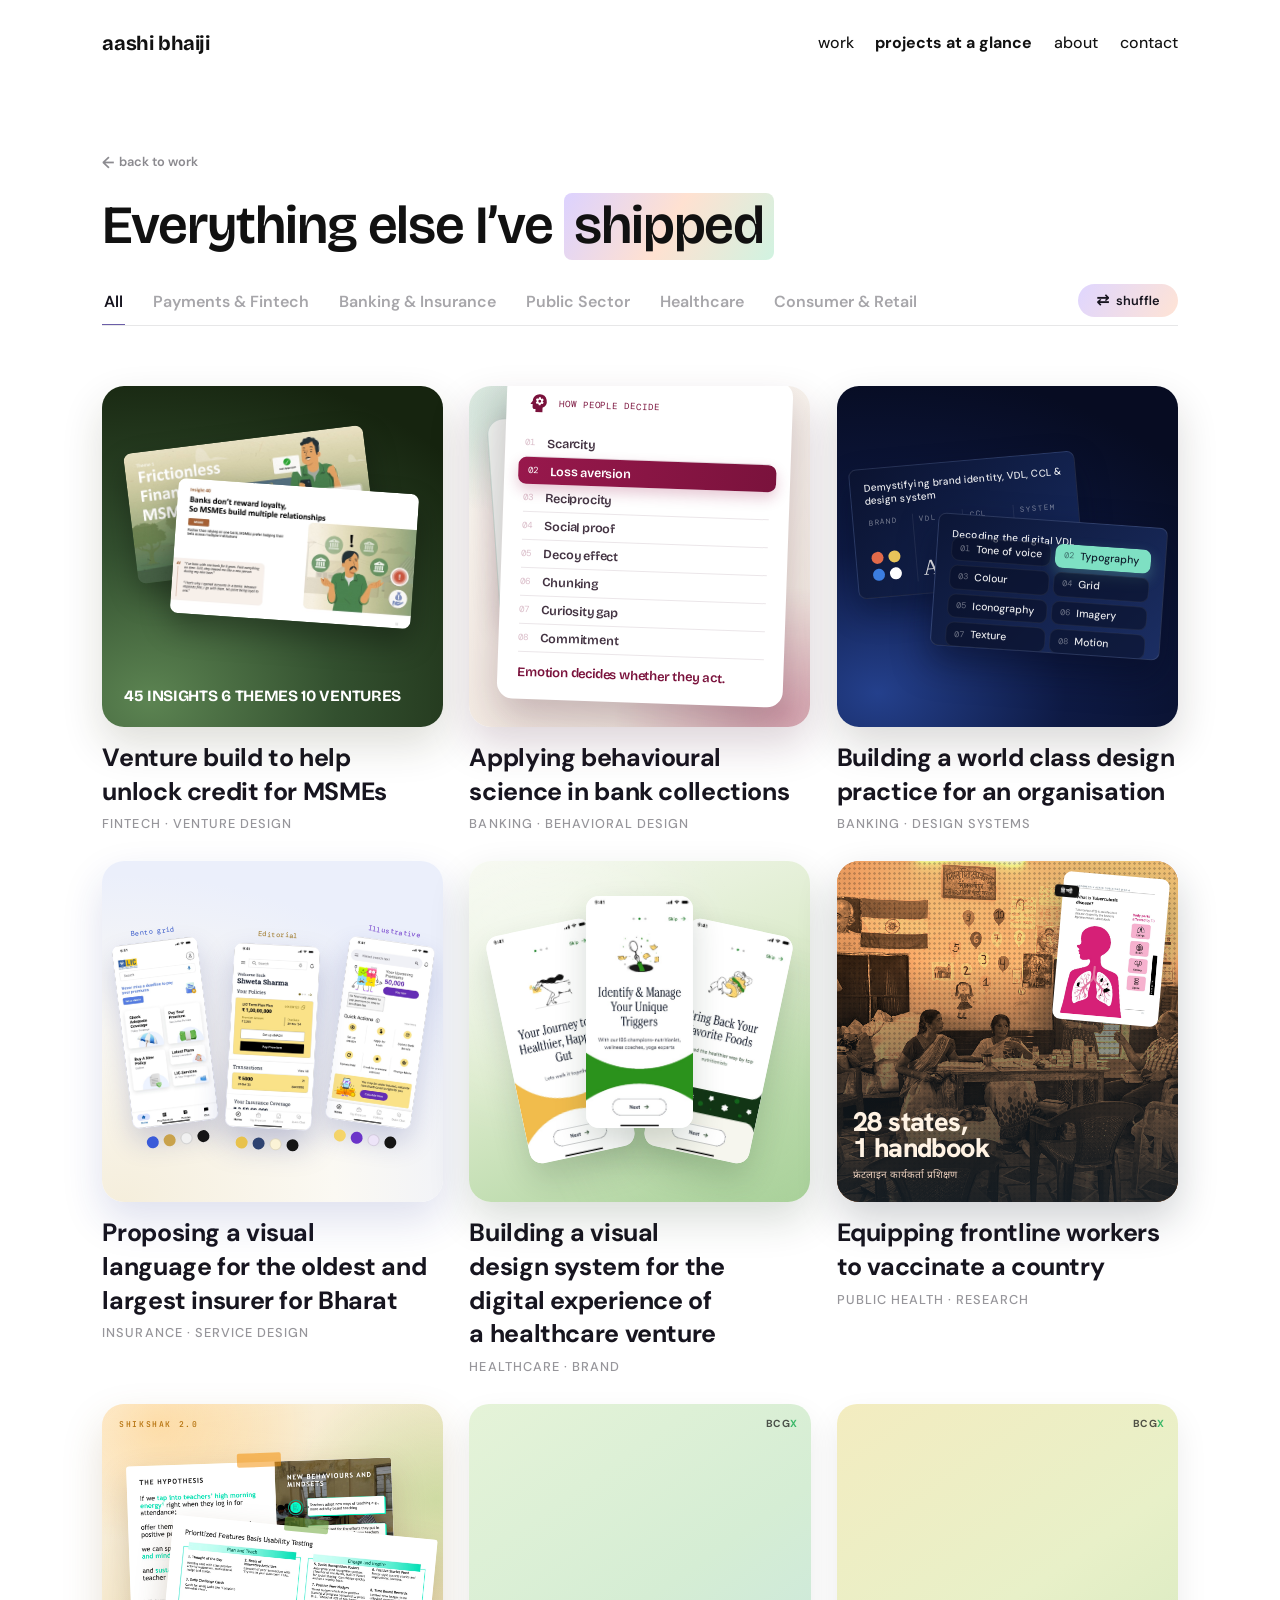
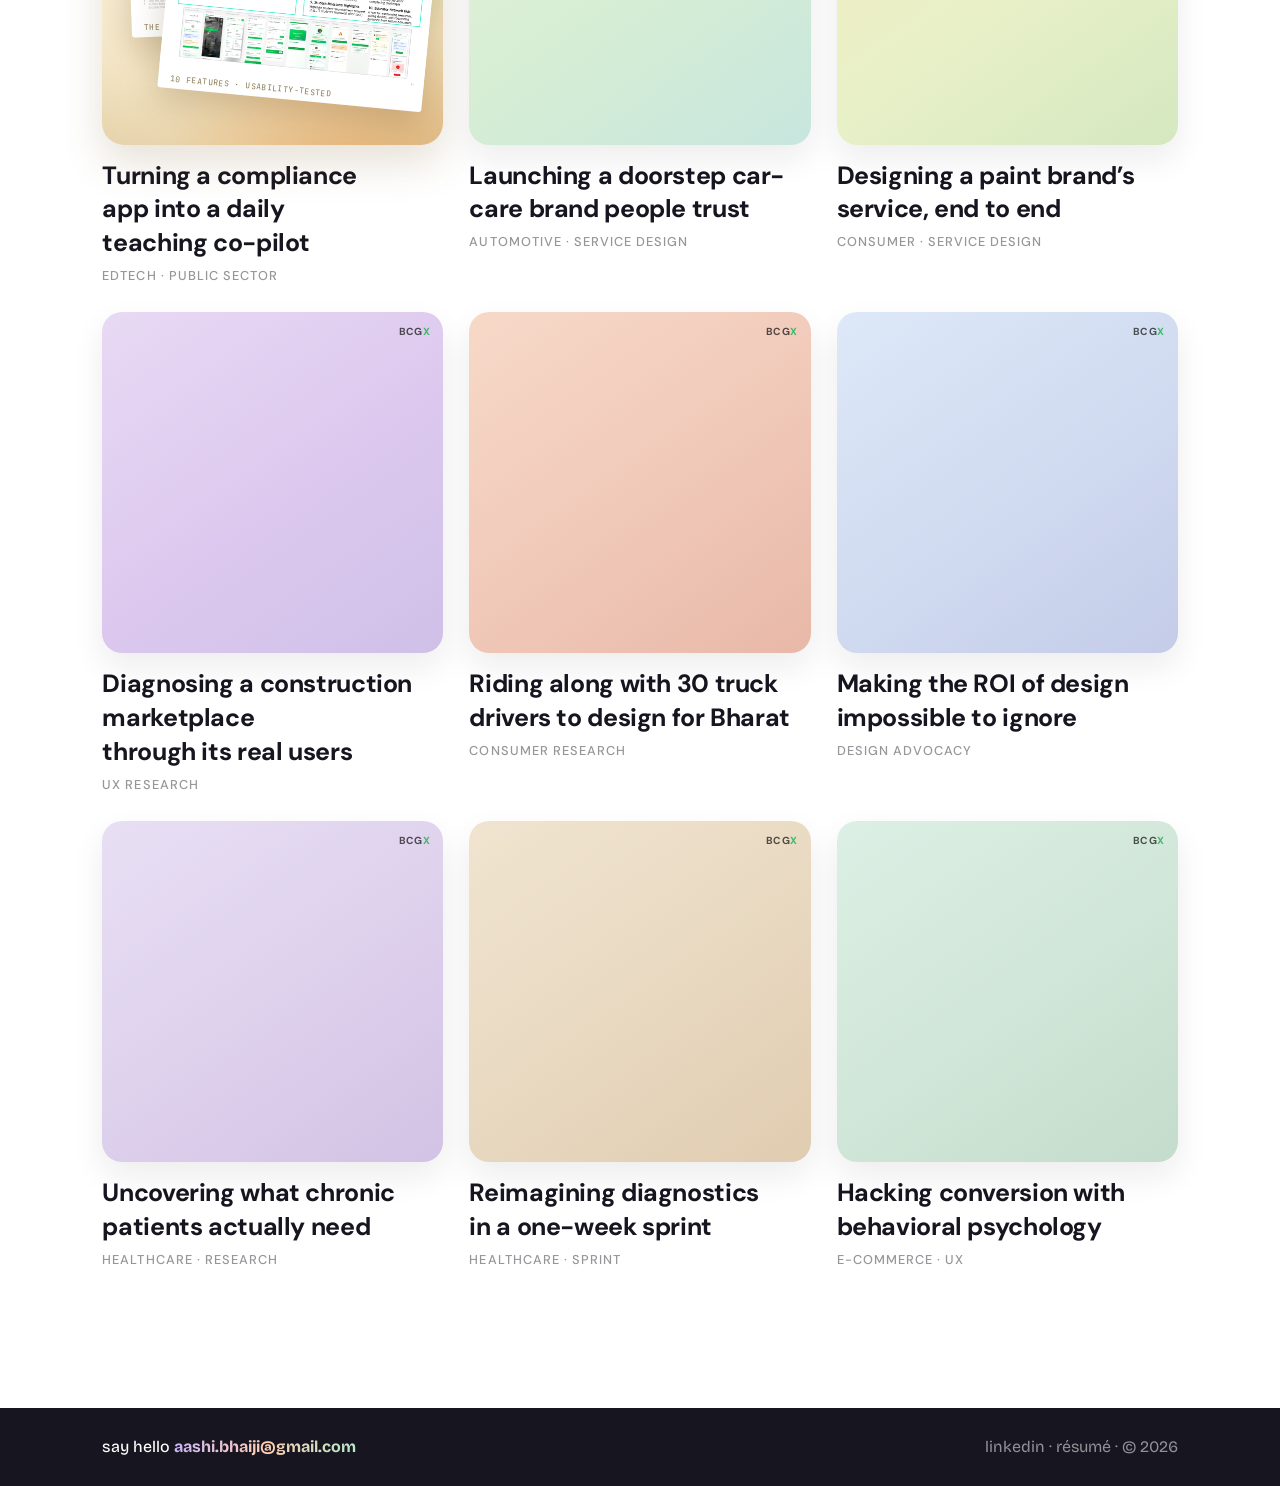
<file: projects-at-a-glance.html>
<!DOCTYPE html>
<html lang="en">
<head>
  <meta charset="UTF-8" />
  <meta name="viewport" content="width=device-width, initial-scale=1.0, viewport-fit=cover" />
  <title>Projects at a glance · Aashi Bhaiji</title>
  <meta name="description" content="A quick look at everything else Aashi Bhaiji has shipped across fintech, banking, public sector, healthcare, and consumer." />
  <meta http-equiv="Cache-Control" content="no-cache" />
  <link rel="preconnect" href="https://fonts.googleapis.com" />
  <link rel="preconnect" href="https://fonts.gstatic.com" crossorigin />
  <link href="https://fonts.googleapis.com/css2?family=Hanken+Grotesk:wght@700;800&family=JetBrains+Mono:wght@500&family=Noto+Sans+Devanagari:wght@400;500;600&display=swap" rel="stylesheet" />
  <link rel="stylesheet" href="styles.css?v=20260718r17" />
  <script src="page-enter.js?v=20260714aw"></script>
</head>
<body id="top" class="page-glance page-light">
  <header class="site-header">
    <a href="work.html" class="logo">aashi bhaiji</a>
    <nav class="nav" aria-label="Primary">
      <a href="work.html#top">work</a>
      <a href="projects-at-a-glance.html" aria-current="page">projects at a glance</a>
      <a href="about.html">about</a>
      <a href="#contact">contact</a>
    </nav>
    <button class="menu-toggle" type="button" aria-label="Toggle menu" aria-expanded="false">
      <span></span>
      <span></span>
      <span></span>
    </button>
  </header>

  <main class="glance-page">
    <div class="glance-hero">
      <a href="work.html" class="glance-page__back">
        <span class="msi glance-page__back-icon" aria-hidden="true">←</span>
        back to work
      </a>
      <h1 class="glance-page__title">
        Everything else I’ve <span class="glance-page__shipped">shipped</span>
      </h1>
      <div class="glance-toolbar">
        <div class="glance-filters" role="tablist" aria-label="Filter projects">
          <button type="button" class="glance-filters__btn is-active" data-filter="all" aria-pressed="true">All</button>
          <button type="button" class="glance-filters__btn" data-filter="payments" aria-pressed="false">Payments &amp; Fintech</button>
          <button type="button" class="glance-filters__btn" data-filter="banking" aria-pressed="false">Banking &amp; Insurance</button>
          <button type="button" class="glance-filters__btn" data-filter="public" aria-pressed="false">Public Sector</button>
          <button type="button" class="glance-filters__btn" data-filter="healthcare" aria-pressed="false">Healthcare</button>
          <button type="button" class="glance-filters__btn" data-filter="consumer" aria-pressed="false">Consumer &amp; Retail</button>
        </div>
        <button type="button" class="glance-shuffle" id="glance-shuffle" aria-label="Shuffle projects">
          <span class="msi glance-shuffle__icon" aria-hidden="true">⇄</span>
          shuffle
        </button>
      </div>
    </div>

    <div class="glance-grid" id="glance-grid">
      <p class="glance-empty" id="glance-empty" hidden>No projects in this category yet.</p>
      <article class="glance-card glance-card--msme" data-category="payments">
        <div class="glance-card__media glance-card__media--msme" aria-hidden="true">
          <div class="msme-tile">
            <div class="msme-tile__top">
              <div class="msme-tile__art">
                <img
                  class="msme-tile__art-img msme-tile__art-img--theme"
                  src="assets/ventures-theme1.jpg"
                  alt="Theme 1 — frictionless finance for MSMEs"
                  width="1024"
                  height="556"
                  decoding="async"
                />
                <img
                  class="msme-tile__art-img msme-tile__art-img--insight"
                  src="assets/ventures-insight40.jpg"
                  alt="Insight 40 — banks don’t reward loyalty, so MSMEs build multiple relationships"
                  width="1024"
                  height="576"
                  decoding="async"
                />
              </div>
            </div>
            <div class="msme-tile__footer">
              <p class="msme-tile__headline">45 insights 6 themes 10 ventures</p>
            </div>
          </div>
        </div>
        <h2 class="glance-card__title">Venture build to help unlock credit for MSMEs</h2>
        <p class="glance-card__meta">Fintech · Venture design</p>
      </article>

      <article class="glance-card glance-card--reminders" data-category="banking">
        <div class="glance-card__media glance-card__media--reminders" aria-hidden="true">
          <div class="reminders-tile">
            <div class="reminders-tile__card reminders-tile__card--banks">
              <div class="reminders-tile__heading">
                <span class="reminders-tile__icon reminders-tile__icon--banks msi" aria-hidden="true">
                  <svg viewBox="0 0 24 24" focusable="false">
                    <path d="M12 22c1.1 0 2-.9 2-2h-4a2 2 0 0 0 2 2zm6-6v-5c0-3.07-1.64-5.64-4.5-6.32V4c0-.83-.67-1.5-1.5-1.5s-1.5.67-1.5 1.5v.68C7.63 5.36 6 7.92 6 11v5l-2 2v1h16v-1l-2-2z" />
                  </svg>
                </span>
                <p class="reminders-tile__label reminders-tile__label--banks">How banks collect</p>
              </div>
              <ul class="reminders-tile__banks-list">
                <li>Penalties</li>
                <li>Due dates</li>
                <li>Reminders</li>
              </ul>
              <p class="reminders-tile__note reminders-tile__note--banks">Logic tells people how much they owe.</p>
            </div>
            <div class="reminders-tile__card reminders-tile__card--people">
              <div class="reminders-tile__heading">
                <span class="reminders-tile__icon reminders-tile__icon--people msi" aria-hidden="true">
                  <svg viewBox="0 0 24 24" focusable="false">
                    <path d="M13 8.57a1.43 1.43 0 1 0 0 2.86a1.43 1.43 0 0 0 0-2.86z" />
                    <path d="M13 3C9.25 3 6.2 5.94 6.02 9.64L4.1 12.2a.5.5 0 0 0 .4.8H6v3c0 1.1.9 2 2 2h1v3h7v-4.68A6.999 6.999 0 0 0 13 3zm3 7c0 .13-.01.26-.02.39l.83.66c.08.06.1.16.05.25l-.8 1.39c-.05.09-.16.12-.24.09l-.99-.4c-.21.16-.43.29-.67.39L14 13.83c-.01.1-.1.17-.2.17h-1.6c-.1 0-.18-.07-.2-.17l-.15-1.06c-.25-.1-.47-.23-.68-.39l-.99.4c-.09.03-.2 0-.25-.09l-.8-1.39a.19.19 0 0 1 .05-.25l.84-.66c-.01-.13-.02-.26-.02-.39s.02-.27.04-.39l-.85-.66c-.08-.06-.1-.16-.05-.26l.8-1.38c.05-.09.15-.12.24-.09l1 .4c.2-.15.43-.29.67-.39L12 6.17c.02-.1.1-.17.2-.17h1.6c.1 0 .18.07.2.17l.15 1.06c.24.1.46.23.67.39l1-.4c.09-.03.2 0 .24.09l.8 1.38a.2.2 0 0 1-.05.26l-.85.66c.03.12.04.25.04.39z" />
                  </svg>
                </span>
                <p class="reminders-tile__label reminders-tile__label--people">How people decide</p>
              </div>
              <ol class="reminders-tile__points">
                <li><span>01</span><strong>Scarcity</strong></li>
                <li class="is-active"><span>02</span><strong>Loss aversion</strong></li>
                <li><span>03</span><strong>Reciprocity</strong></li>
                <li><span>04</span><strong>Social proof</strong></li>
                <li><span>05</span><strong>Decoy effect</strong></li>
                <li><span>06</span><strong>Chunking</strong></li>
                <li><span>07</span><strong>Curiosity gap</strong></li>
                <li><span>08</span><strong>Commitment</strong></li>
              </ol>
              <p class="reminders-tile__note reminders-tile__note--people">Emotion decides whether they act.</p>
            </div>
          </div>
        </div>
        <h2 class="glance-card__title">Applying behavioural science in bank collections</h2>
        <p class="glance-card__meta">Banking · Behavioral design</p>
      </article>

      <article class="glance-card glance-card--foundation" data-category="banking">
        <div class="glance-card__media glance-card__media--foundation" aria-hidden="true">
          <div class="foundation-tile">
            <div class="foundation-tile__artboard">
              <div class="foundation-tile__card foundation-tile__card--brand">
                <p class="foundation-tile__card-title">Demystifying brand identity, VDL, CCL &amp; design system</p>
                <div class="foundation-tile__panels">
                  <div class="foundation-tile__panel">
                    <span class="foundation-tile__panel-label">Brand</span>
                    <div class="foundation-tile__swatches" aria-hidden="true">
                      <span class="foundation-tile__swatch foundation-tile__swatch--coral"></span>
                      <span class="foundation-tile__swatch foundation-tile__swatch--gold"></span>
                      <span class="foundation-tile__swatch foundation-tile__swatch--blue"></span>
                      <span class="foundation-tile__swatch foundation-tile__swatch--white"></span>
                    </div>
                  </div>
                  <div class="foundation-tile__panel">
                    <span class="foundation-tile__panel-label">VDL</span>
                    <span class="foundation-tile__aa">Aa</span>
                  </div>
                  <div class="foundation-tile__panel">
                    <span class="foundation-tile__panel-label">CCL</span>
                  </div>
                  <div class="foundation-tile__panel">
                    <span class="foundation-tile__panel-label">System</span>
                  </div>
                </div>
              </div>
              <div class="foundation-tile__card foundation-tile__card--vdl">
                <div class="foundation-tile__vdl-head">
                  <p class="foundation-tile__card-title">Decoding the digital VDL</p>
                </div>
                <ul class="foundation-tile__vdl-grid">
                  <li><span>01</span> Tone of voice</li>
                  <li class="is-active"><span>02</span> Typography</li>
                  <li><span>03</span> Colour</li>
                  <li><span>04</span> Grid</li>
                  <li><span>05</span> Iconography</li>
                  <li><span>06</span> Imagery</li>
                  <li><span>07</span> Texture</li>
                  <li><span>08</span> Motion</li>
                </ul>
              </div>
            </div>
          </div>
        </div>
        <h2 class="glance-card__title">Building a world class design practice for an organisation</h2>
        <p class="glance-card__meta">Banking · Design systems</p>
      </article>

      <article class="glance-card glance-card--lic" data-category="banking">
        <div class="glance-card__media glance-card__media--lic" aria-hidden="true">
          <div class="lic-tile">
            <div class="lic-tile__phone lic-tile__phone--bento">
              <span class="lic-tile__label lic-tile__label--bento">Bento grid</span>
              <div class="lic-tile__screen lic-tile__screen--bento">
                <img
                  class="lic-tile__screen-img"
                  src="assets/lic-bento.png"
                  alt="Bento grid direction · LIC app"
                  width="482"
                  height="1024"
                  decoding="async"
                />
              </div>
              <div class="lic-tile__swatches lic-tile__swatches--bento" aria-hidden="true">
                <span class="lic-tile__swatch lic-tile__swatch--bento-blue"></span>
                <span class="lic-tile__swatch lic-tile__swatch--bento-gold"></span>
                <span class="lic-tile__swatch lic-tile__swatch--bento-grey"></span>
                <span class="lic-tile__swatch lic-tile__swatch--bento-black"></span>
              </div>
            </div>
            <div class="lic-tile__phone lic-tile__phone--editorial">
              <span class="lic-tile__label lic-tile__label--editorial">Editorial</span>
              <div class="lic-tile__screen lic-tile__screen--editorial">
                <img
                  class="lic-tile__screen-img"
                  src="assets/lic-editorial.png"
                  alt="Editorial direction · LIC app"
                  width="482"
                  height="1024"
                  decoding="async"
                />
              </div>
              <div class="lic-tile__swatches lic-tile__swatches--editorial" aria-hidden="true">
                <span class="lic-tile__swatch lic-tile__swatch--editorial-gold"></span>
                <span class="lic-tile__swatch lic-tile__swatch--editorial-navy"></span>
                <span class="lic-tile__swatch lic-tile__swatch--editorial-cream"></span>
                <span class="lic-tile__swatch lic-tile__swatch--editorial-black"></span>
              </div>
            </div>
            <div class="lic-tile__phone lic-tile__phone--illustrative">
              <span class="lic-tile__label lic-tile__label--illustrative">Illustrative</span>
              <div class="lic-tile__screen lic-tile__screen--illustrative">
                <img
                  class="lic-tile__screen-img"
                  src="assets/lic-illustrative.png"
                  alt="Illustrative direction · LIC app"
                  width="482"
                  height="1024"
                  decoding="async"
                />
              </div>
              <div class="lic-tile__swatches lic-tile__swatches--illustrative" aria-hidden="true">
                <span class="lic-tile__swatch lic-tile__swatch--illustrative-yellow"></span>
                <span class="lic-tile__swatch lic-tile__swatch--illustrative-purple"></span>
                <span class="lic-tile__swatch lic-tile__swatch--illustrative-lilac"></span>
                <span class="lic-tile__swatch lic-tile__swatch--illustrative-black"></span>
              </div>
            </div>
          </div>
        </div>
        <h2 class="glance-card__title">Proposing a visual language for the oldest and largest insurer for Bharat</h2>
        <p class="glance-card__meta">Insurance · Service design</p>
      </article>

      <article class="glance-card glance-card--health" data-category="healthcare">
        <div class="glance-card__media glance-card__media--health" aria-hidden="true">
          <div class="health-tile">
            <div class="health-tile__fan">
              <div class="health-tile__screen health-tile__screen--left">
                <img
                  class="health-tile__screen-img"
                  src="assets/health-onboard-left.png"
                  alt=""
                  width="449"
                  height="975"
                  decoding="async"
                />
              </div>
              <div class="health-tile__screen health-tile__screen--center">
                <img
                  class="health-tile__screen-img"
                  src="assets/health-onboard-center.png"
                  alt=""
                  width="449"
                  height="975"
                  decoding="async"
                />
              </div>
              <div class="health-tile__screen health-tile__screen--right">
                <img
                  class="health-tile__screen-img"
                  src="assets/health-onboard-right.png"
                  alt=""
                  width="449"
                  height="975"
                  decoding="async"
                />
              </div>
            </div>
          </div>
        </div>
        <h2 class="glance-card__title">Building a visual design system for the digital experience of a healthcare venture</h2>
        <p class="glance-card__meta">Healthcare · Brand</p>
      </article>

      <article class="glance-card glance-card--tb" data-category="healthcare public">
        <div class="glance-card__media glance-card__media--tb" aria-hidden="true">
          <div class="tb-tile">
            <img
              class="tb-tile__photo tb-tile__photo--shadow"
              src="assets/tb-handbook-field.jpg"
              alt=""
              width="1024"
              height="576"
              decoding="async"
            />
            <img
              class="tb-tile__photo tb-tile__photo--duotone"
              src="assets/tb-handbook-field.jpg"
              alt="TB training session, risograph duotone"
              width="1024"
              height="576"
              decoding="async"
            />
            <div class="tb-tile__dots" aria-hidden="true"></div>
            <div class="tb-tile__scrim" aria-hidden="true"></div>
            <div class="tb-tile__handbook">
              <div class="tb-tile__handbook-frame">
                <img
                  class="tb-tile__handbook-img"
                  src="assets/tb-handbook-page.png"
                  alt=""
                  width="722"
                  height="1024"
                  decoding="async"
                />
              </div>
              <span class="tb-tile__lang">हिन्दी</span>
            </div>
            <div class="tb-tile__copy">
              <p class="tb-tile__headline">28 states,<br />1 handbook</p>
              <p class="tb-tile__sub">फ्रंटलाइन कार्यकर्ता प्रशिक्षण</p>
            </div>
          </div>
        </div>
        <h2 class="glance-card__title">Equipping frontline workers to vaccinate a country</h2>
        <p class="glance-card__meta">Public health · Research</p>
      </article>

      <article class="glance-card glance-card--shikshak" data-category="public">
        <div class="glance-card__media glance-card__media--shikshak" aria-hidden="true">
          <div class="shikshak-tile">
            <div class="shikshak-tile__vignette" aria-hidden="true"></div>
            <div class="shikshak-tile__sheen" aria-hidden="true"></div>
            <p class="shikshak-tile__brand">SHIKSHAK 2.0</p>
            <div class="shikshak-tile__slides">
              <div class="shikshak-tile__group">
                <div class="shikshak-tile__slide shikshak-tile__slide--hypothesis">
                  <span class="shikshak-tile__tape" aria-hidden="true"></span>
                  <img
                    class="shikshak-tile__slide-img"
                    src="assets/sh-page-hypothesis.png"
                    alt="Process page · the hypothesis"
                    width="1024"
                    height="576"
                    decoding="async"
                  />
                  <p class="shikshak-tile__footer">THE HYPOTHESIS</p>
                </div>
                <div class="shikshak-tile__slide shikshak-tile__slide--features">
                  <span class="shikshak-tile__tape shikshak-tile__tape--features" aria-hidden="true"></span>
                  <img
                    class="shikshak-tile__slide-img"
                    src="assets/sh-page-features.png"
                    alt="Process page · prioritized features"
                    width="1024"
                    height="581"
                    decoding="async"
                  />
                  <p class="shikshak-tile__footer">10 FEATURES · USABILITY-TESTED</p>
                </div>
              </div>
            </div>
          </div>
        </div>
        <h2 class="glance-card__title">Turning a compliance app into a daily teaching co-pilot</h2>
        <p class="glance-card__meta">Edtech · Public sector</p>
      </article>

      <article class="glance-card" data-category="consumer">
        <div class="glance-card__media glance-card__media--8" aria-hidden="true">
          <span class="glance-card__logo">BCG<span>X</span></span>
        </div>
        <h2 class="glance-card__title">Launching a doorstep car-care brand people trust</h2>
        <p class="glance-card__meta">Automotive · Service design</p>
      </article>

      <article class="glance-card" data-category="consumer">
        <div class="glance-card__media glance-card__media--9" aria-hidden="true">
          <span class="glance-card__logo">BCG<span>X</span></span>
        </div>
        <h2 class="glance-card__title">Designing a paint brand’s service, end to end</h2>
        <p class="glance-card__meta">Consumer · Service design</p>
      </article>

      <article class="glance-card" data-category="consumer">
        <div class="glance-card__media glance-card__media--10" aria-hidden="true">
          <span class="glance-card__logo">BCG<span>X</span></span>
        </div>
        <h2 class="glance-card__title">Diagnosing a construction marketplace through its real users</h2>
        <p class="glance-card__meta">UX research</p>
      </article>

      <article class="glance-card" data-category="consumer">
        <div class="glance-card__media glance-card__media--11" aria-hidden="true">
          <span class="glance-card__logo">BCG<span>X</span></span>
        </div>
        <h2 class="glance-card__title">Riding along with 30 truck drivers to design for Bharat</h2>
        <p class="glance-card__meta">Consumer research</p>
      </article>

      <article class="glance-card" data-category="public">
        <div class="glance-card__media glance-card__media--12" aria-hidden="true">
          <span class="glance-card__logo">BCG<span>X</span></span>
        </div>
        <h2 class="glance-card__title">Making the ROI of design impossible to ignore</h2>
        <p class="glance-card__meta">Design advocacy</p>
      </article>

      <article class="glance-card" data-category="healthcare">
        <div class="glance-card__media glance-card__media--13" aria-hidden="true">
          <span class="glance-card__logo">BCG<span>X</span></span>
        </div>
        <h2 class="glance-card__title">Uncovering what chronic patients actually need</h2>
        <p class="glance-card__meta">Healthcare · Research</p>
      </article>

      <article class="glance-card" data-category="healthcare">
        <div class="glance-card__media glance-card__media--14" aria-hidden="true">
          <span class="glance-card__logo">BCG<span>X</span></span>
        </div>
        <h2 class="glance-card__title">Reimagining diagnostics in a one-week sprint</h2>
        <p class="glance-card__meta">Healthcare · Sprint</p>
      </article>

      <article class="glance-card" data-category="consumer">
        <div class="glance-card__media glance-card__media--15" aria-hidden="true">
          <span class="glance-card__logo">BCG<span>X</span></span>
        </div>
        <h2 class="glance-card__title">Hacking conversion with behavioral psychology</h2>
        <p class="glance-card__meta">E-commerce · UX</p>
      </article>
    </div>
  </main>

  <footer id="contact" class="site-footer">
    <div class="site-footer__inner">
      <p class="site-footer__hello">
        say hello
        <a href="mailto:aashi.bhaiji@gmail.com">aashi.bhaiji@gmail.com</a>
      </p>
      <p class="site-footer__meta">
        <a href="https://www.linkedin.com/in/aashibhaiji/" target="_blank" rel="noopener">linkedin</a>
        <span aria-hidden="true"> · </span>
        <a href="https://docs.google.com/document/d/1HMW5zZJj4p2m2f_B7VnrQRGxJLU11f6y/edit?usp=sharing&amp;ouid=116514539623917576615&amp;rtpof=true&amp;sd=true" target="_blank" rel="noopener">résumé</a>
        <span aria-hidden="true"> · </span>
        <span>© 2026</span>
      </p>
    </div>
  </footer>

  <script src="script.js?v=20260714aw"></script>
</body>
</html>
</file>
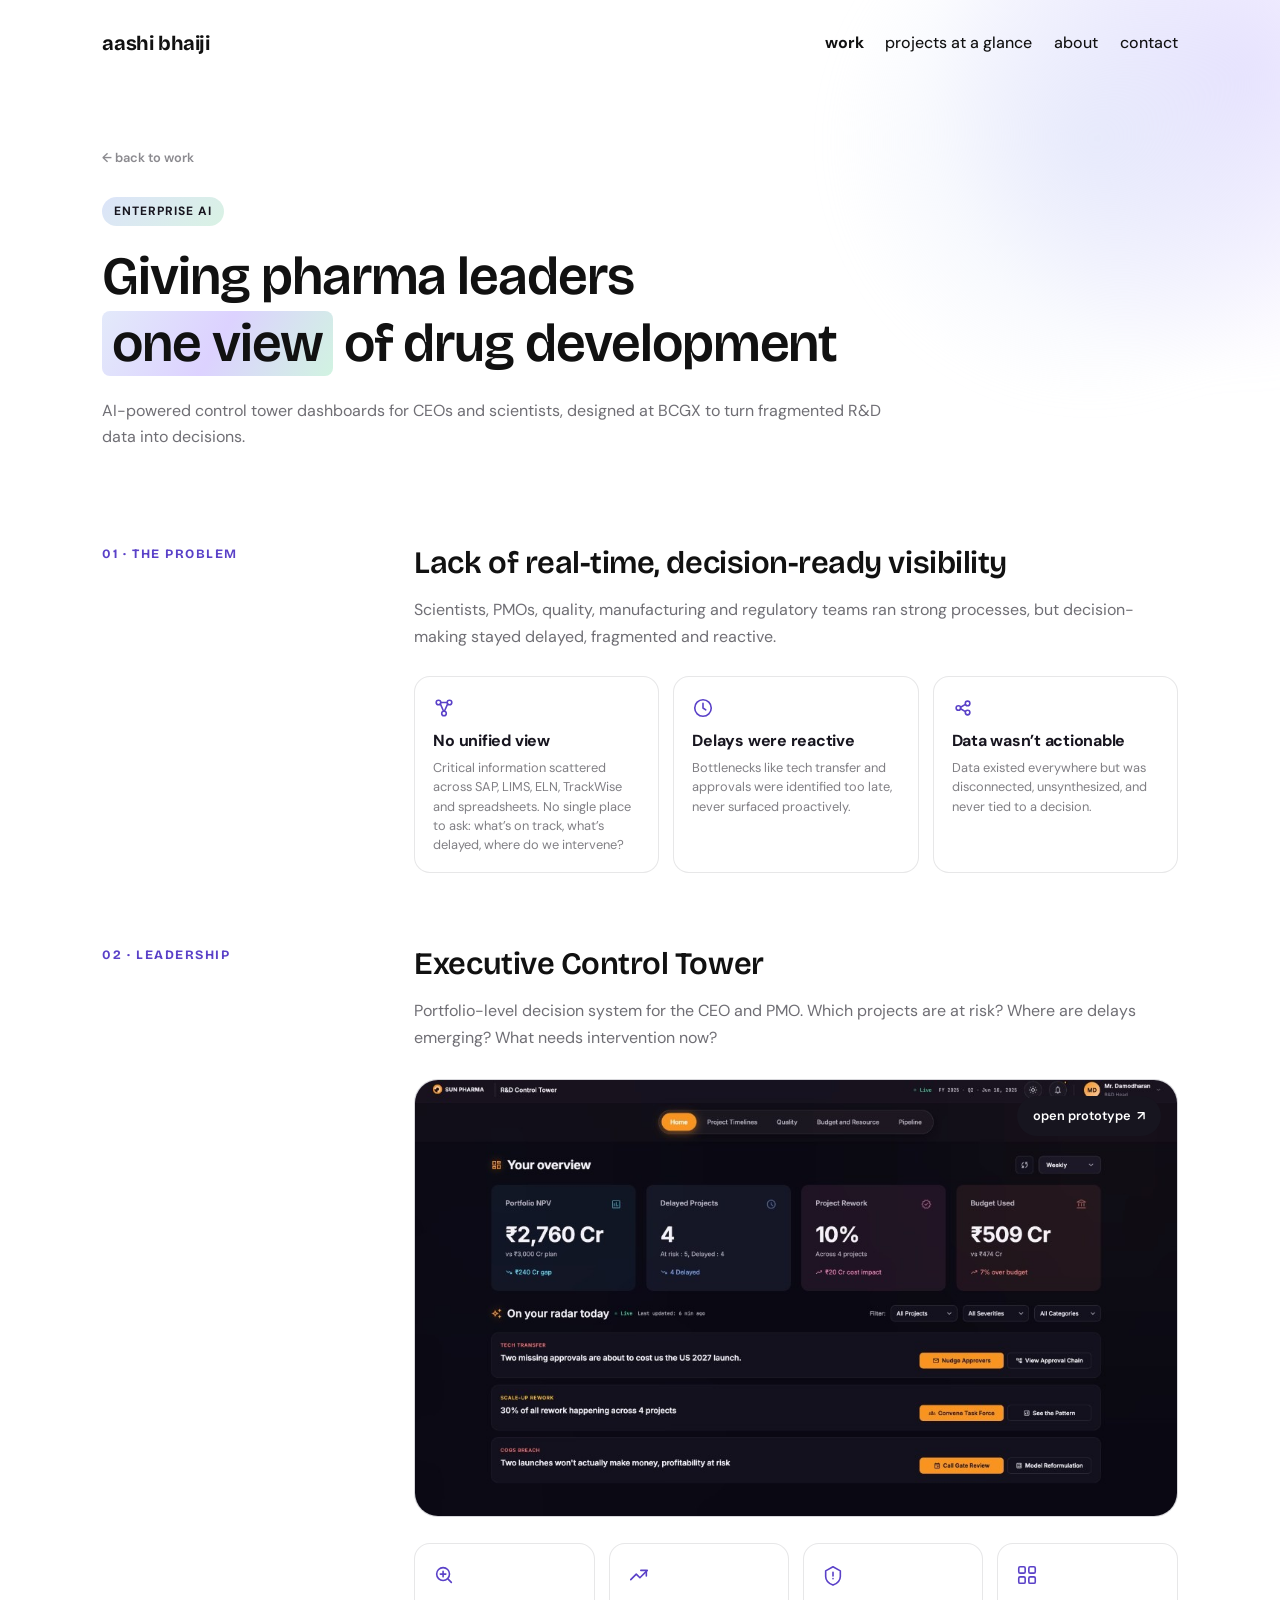
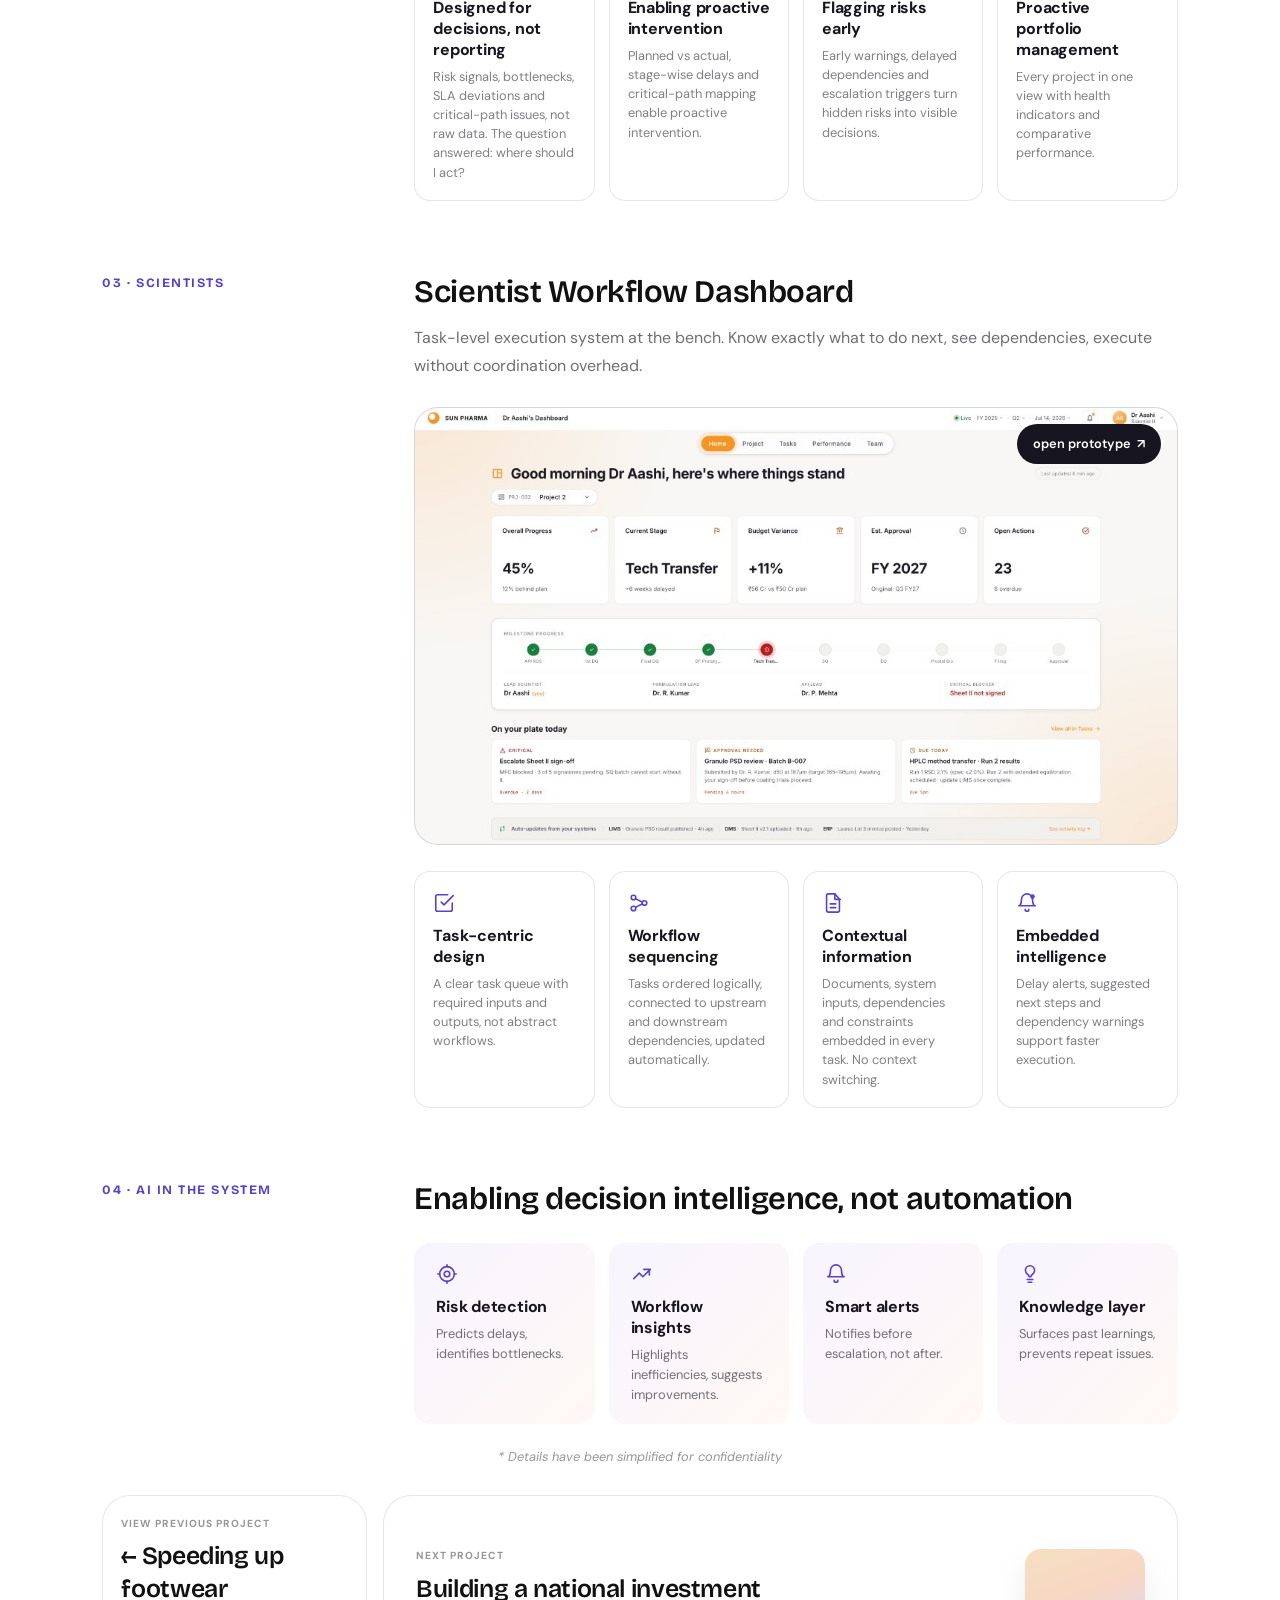
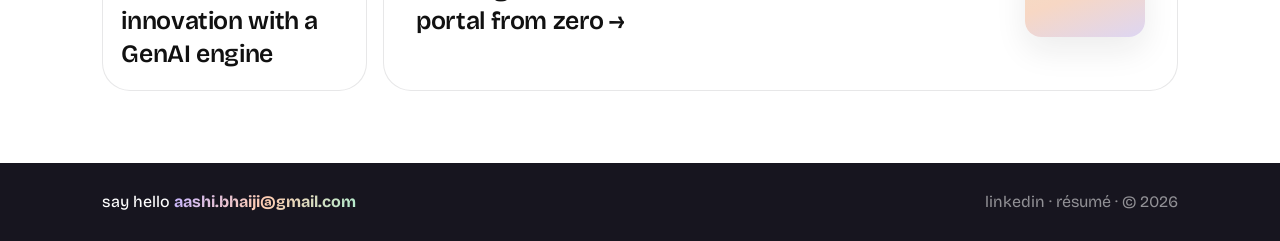
<file: sun-pharma.html>
<!DOCTYPE html>
<html lang="en">
<head>
  <meta charset="UTF-8" />
  <meta name="viewport" content="width=device-width, initial-scale=1.0, viewport-fit=cover" />
  <title>Sun Pharma · Giving pharma leaders one view of drug development · Aashi Bhaiji</title>
  <meta name="description" content="AI-powered control tower dashboards for CEOs and scientists, designed at BCGX for Sun Pharma to turn fragmented R&D data into decisions." />
  <meta http-equiv="Cache-Control" content="no-cache" />
  <link rel="stylesheet" href="styles.css?v=20260714r19" />
  <script src="page-enter.js?v=20260714aw"></script>
</head>
<body id="top" class="page-case page-light page-sun-pharma">
  <header class="site-header">
    <a href="work.html" class="logo">aashi bhaiji</a>
    <nav class="nav" aria-label="Primary">
      <a href="work.html#top" aria-current="page">work</a>
      <a href="projects-at-a-glance.html">projects at a glance</a>
      <a href="about.html">about</a>
      <a href="#contact">contact</a>
    </nav>
    <button class="menu-toggle" type="button" aria-label="Toggle menu" aria-expanded="false">
      <span></span>
      <span></span>
      <span></span>
    </button>
  </header>

  <main class="cs-page">
    <section class="cs-hero" aria-labelledby="cs-hero-title">
      <a href="work.html#top" class="cs-back">← back to work</a>

      <div class="cs-hero__meta">
        <span class="cs-tag cs-tag--sky">Enterprise AI</span>
      </div>

      <h1 id="cs-hero-title" class="cs-hero__title">
        Giving pharma leaders<br />
        <mark class="cs-mark">one view</mark> of drug development
      </h1>

      <p class="cs-hero__lede">
        AI-powered control tower dashboards for CEOs and scientists, designed at BCGX to turn fragmented R&amp;D data into decisions.
      </p>
    </section>

    <section class="cs-section" id="problem" aria-labelledby="problem-heading">
      <div class="cs-section__grid">
        <p class="cs-section__label">01 · The problem</p>
        <div class="cs-section__body">
          <h2 id="problem-heading" class="cs-section__title">
            Lack of real-time, decision-ready visibility
          </h2>
          <p class="cs-section__lede">
            Scientists, PMOs, quality, manufacturing and regulatory teams ran strong processes, but decision-making stayed delayed, fragmented and reactive.
          </p>

          <ul class="cs-pressure-grid">
            <li class="cs-pressure">
              <span class="cs-pressure__icon" aria-hidden="true">
                <svg viewBox="0 0 24 24" width="22" height="22" fill="none" stroke="currentColor" stroke-width="1.75" stroke-linecap="round" stroke-linejoin="round"><circle cx="6" cy="6" r="2.5"/><circle cx="18" cy="6" r="2.5"/><circle cx="12" cy="18" r="2.5"/><path d="M8 7.5l3.2 7.2M16 7.5l-3.2 7.2M8.5 6h7"/></svg>
              </span>
              <h3 class="cs-pressure__title">No unified view</h3>
              <p class="cs-pressure__desc">Critical information scattered across SAP, LIMS, ELN, TrackWise and spreadsheets. No single place to ask: what’s on track, what’s delayed, where do we intervene?</p>
            </li>
            <li class="cs-pressure">
              <span class="cs-pressure__icon" aria-hidden="true">
                <svg viewBox="0 0 24 24" width="22" height="22" fill="none" stroke="currentColor" stroke-width="1.75" stroke-linecap="round" stroke-linejoin="round"><circle cx="12" cy="12" r="9"/><path d="M12 7v5l3 2"/></svg>
              </span>
              <h3 class="cs-pressure__title">Delays were reactive</h3>
              <p class="cs-pressure__desc">Bottlenecks like tech transfer and approvals were identified too late, never surfaced proactively.</p>
            </li>
            <li class="cs-pressure">
              <span class="cs-pressure__icon" aria-hidden="true">
                <svg viewBox="0 0 24 24" width="22" height="22" fill="none" stroke="currentColor" stroke-width="1.75" stroke-linecap="round" stroke-linejoin="round"><circle cx="7" cy="12" r="2.5"/><circle cx="17" cy="7" r="2.5"/><circle cx="17" cy="17" r="2.5"/><path d="M9.3 11.2l5.4-3.1M9.3 12.8l5.4 3.1"/></svg>
              </span>
              <h3 class="cs-pressure__title">Data wasn’t actionable</h3>
              <p class="cs-pressure__desc">Data existed everywhere but was disconnected, unsynthesized, and never tied to a decision.</p>
            </li>
          </ul>
        </div>
      </div>
    </section>

    <section class="cs-section" id="leadership" aria-labelledby="leadership-heading">
      <div class="cs-section__grid">
        <p class="cs-section__label">02 · Leadership</p>
        <div class="cs-section__body">
          <h2 id="leadership-heading" class="cs-section__title">Executive Control Tower</h2>
          <p class="cs-section__lede">
            Portfolio-level decision system for the CEO and PMO. Which projects are at risk? Where are delays emerging? What needs intervention now?
          </p>

          <div class="cs-proto">
            <a
              class="cs-proto__media"
              href="https://www.figma.com/make/qDGQjqQL4X1mpU0QsSCJ2o/SP_CEO-Dashboard?fullscreen=1&amp;t=LIRjV6fY42g7rQg8-1&amp;code-node-id=0-9"
              target="_blank"
              rel="noopener"
            >
              <img
                class="cs-proto__img"
                src="assets/sun-pharma-ceo-preview.jpg?v=20260714r5"
                alt="Executive Control Tower dashboard: portfolio overview, radar signals, and decision cards"
                width="1024"
                height="587"
                loading="lazy"
                decoding="async"
              />
            </a>
            <a
              class="cs-proto__open"
              href="https://www.figma.com/make/qDGQjqQL4X1mpU0QsSCJ2o/SP_CEO-Dashboard?fullscreen=1&amp;t=LIRjV6fY42g7rQg8-1&amp;code-node-id=0-9"
              target="_blank"
              rel="noopener"
            >
              open prototype
              <span aria-hidden="true">↗</span>
            </a>
          </div>

          <ul class="cs-pressure-grid cs-pressure-grid--4">
            <li class="cs-pressure">
              <span class="cs-pressure__icon" aria-hidden="true">
                <svg viewBox="0 0 24 24" width="22" height="22" fill="none" stroke="currentColor" stroke-width="1.75" stroke-linecap="round" stroke-linejoin="round"><circle cx="11" cy="11" r="7"/><path d="M20 20l-3.5-3.5"/><path d="M11 8v6M8 11h6"/></svg>
              </span>
              <h3 class="cs-pressure__title">Designed for decisions, not reporting</h3>
              <p class="cs-pressure__desc">Risk signals, bottlenecks, SLA deviations and critical-path issues, not raw data. The question answered: where should I act?</p>
            </li>
            <li class="cs-pressure">
              <span class="cs-pressure__icon" aria-hidden="true">
                <svg viewBox="0 0 24 24" width="22" height="22" fill="none" stroke="currentColor" stroke-width="1.75" stroke-linecap="round" stroke-linejoin="round"><path d="M3 17l6-6 4 4 8-8"/><path d="M14 7h6v6"/></svg>
              </span>
              <h3 class="cs-pressure__title">Enabling proactive intervention</h3>
              <p class="cs-pressure__desc">Planned vs actual, stage-wise delays and critical-path mapping enable proactive intervention.</p>
            </li>
            <li class="cs-pressure">
              <span class="cs-pressure__icon" aria-hidden="true">
                <svg viewBox="0 0 24 24" width="22" height="22" fill="none" stroke="currentColor" stroke-width="1.75" stroke-linecap="round" stroke-linejoin="round"><path d="M12 3l8 4.5v6c0 4.5-3.2 7.5-8 9.5-4.8-2-8-5-8-9.5v-6L12 3z"/><path d="M12 9v4M12 16h.01"/></svg>
              </span>
              <h3 class="cs-pressure__title">Flagging risks early</h3>
              <p class="cs-pressure__desc">Early warnings, delayed dependencies and escalation triggers turn hidden risks into visible decisions.</p>
            </li>
            <li class="cs-pressure">
              <span class="cs-pressure__icon" aria-hidden="true">
                <svg viewBox="0 0 24 24" width="22" height="22" fill="none" stroke="currentColor" stroke-width="1.75" stroke-linecap="round" stroke-linejoin="round"><rect x="3" y="3" width="7" height="7" rx="1.5"/><rect x="14" y="3" width="7" height="7" rx="1.5"/><rect x="3" y="14" width="7" height="7" rx="1.5"/><rect x="14" y="14" width="7" height="7" rx="1.5"/></svg>
              </span>
              <h3 class="cs-pressure__title">Proactive portfolio management</h3>
              <p class="cs-pressure__desc">Every project in one view with health indicators and comparative performance.</p>
            </li>
          </ul>
        </div>
      </div>
    </section>

    <section class="cs-section" id="scientists" aria-labelledby="scientists-heading">
      <div class="cs-section__grid">
        <p class="cs-section__label">03 · Scientists</p>
        <div class="cs-section__body">
          <h2 id="scientists-heading" class="cs-section__title">Scientist Workflow Dashboard</h2>
          <p class="cs-section__lede">
            Task-level execution system at the bench. Know exactly what to do next, see dependencies, execute without coordination overhead.
          </p>

          <div class="cs-proto">
            <a
              class="cs-proto__media"
              href="https://www.figma.com/make/2PjtC8IxNukEcLhmLnX4Ay/SP_IC-Dashboard?fullscreen=1&amp;t=CFSuUkhomBSiK3C3-1&amp;code-node-id=0-9"
              target="_blank"
              rel="noopener"
            >
              <img
                class="cs-proto__img"
                src="assets/sun-pharma-scientist-preview.jpg?v=20260714r5"
                alt="Scientist Workflow Dashboard: progress, milestones, and tasks for the day"
                width="1024"
                height="587"
                loading="lazy"
                decoding="async"
              />
            </a>
            <a
              class="cs-proto__open"
              href="https://www.figma.com/make/2PjtC8IxNukEcLhmLnX4Ay/SP_IC-Dashboard?fullscreen=1&amp;t=CFSuUkhomBSiK3C3-1&amp;code-node-id=0-9"
              target="_blank"
              rel="noopener"
            >
              open prototype
              <span aria-hidden="true">↗</span>
            </a>
          </div>

          <ul class="cs-pressure-grid cs-pressure-grid--4">
            <li class="cs-pressure">
              <span class="cs-pressure__icon" aria-hidden="true">
                <svg viewBox="0 0 24 24" width="22" height="22" fill="none" stroke="currentColor" stroke-width="1.75" stroke-linecap="round" stroke-linejoin="round"><path d="M9 11l3 3L22 4"/><path d="M21 12v7a2 2 0 0 1-2 2H5a2 2 0 0 1-2-2V5a2 2 0 0 1 2-2h11"/></svg>
              </span>
              <h3 class="cs-pressure__title">Task-centric design</h3>
              <p class="cs-pressure__desc">A clear task queue with required inputs and outputs, not abstract workflows.</p>
            </li>
            <li class="cs-pressure">
              <span class="cs-pressure__icon" aria-hidden="true">
                <svg viewBox="0 0 24 24" width="22" height="22" fill="none" stroke="currentColor" stroke-width="1.75" stroke-linecap="round" stroke-linejoin="round"><circle cx="6" cy="6" r="2.5"/><circle cx="18" cy="12" r="2.5"/><circle cx="6" cy="18" r="2.5"/><path d="M8.5 7.5l7 3.5M8.5 16.5l7-3.5"/></svg>
              </span>
              <h3 class="cs-pressure__title">Workflow sequencing</h3>
              <p class="cs-pressure__desc">Tasks ordered logically, connected to upstream and downstream dependencies, updated automatically.</p>
            </li>
            <li class="cs-pressure">
              <span class="cs-pressure__icon" aria-hidden="true">
                <svg viewBox="0 0 24 24" width="22" height="22" fill="none" stroke="currentColor" stroke-width="1.75" stroke-linecap="round" stroke-linejoin="round"><path d="M14 2H7a2 2 0 0 0-2 2v16a2 2 0 0 0 2 2h10a2 2 0 0 0 2-2V8z"/><path d="M14 2v6h6"/><path d="M9 13h6M9 17h6"/></svg>
              </span>
              <h3 class="cs-pressure__title">Contextual information</h3>
              <p class="cs-pressure__desc">Documents, system inputs, dependencies and constraints embedded in every task. No context switching.</p>
            </li>
            <li class="cs-pressure">
              <span class="cs-pressure__icon" aria-hidden="true">
                <svg viewBox="0 0 24 24" width="22" height="22" fill="none" stroke="currentColor" stroke-width="1.75" stroke-linecap="round" stroke-linejoin="round"><path d="M18 8a6 6 0 1 0-12 0c0 7-3 7-3 7h18s-3 0-3-7"/><path d="M10 19a2 2 0 0 0 4 0"/><circle cx="18" cy="5" r="2.5" fill="currentColor" stroke="none"/></svg>
              </span>
              <h3 class="cs-pressure__title">Embedded intelligence</h3>
              <p class="cs-pressure__desc">Delay alerts, suggested next steps and dependency warnings support faster execution.</p>
            </li>
          </ul>
        </div>
      </div>
    </section>

    <section class="cs-section" id="ai" aria-labelledby="ai-heading">
      <div class="cs-section__grid">
        <p class="cs-section__label">04 · AI in the system</p>
        <div class="cs-section__body">
          <h2 id="ai-heading" class="cs-section__title">
            Enabling decision intelligence, not automation
          </h2>

          <ul class="cs-insight-grid cs-insight-grid--4">
            <li class="cs-insight">
              <span class="cs-insight__icon" aria-hidden="true">
                <svg viewBox="0 0 24 24" width="22" height="22" fill="none" stroke="currentColor" stroke-width="1.75" stroke-linecap="round" stroke-linejoin="round"><circle cx="12" cy="12" r="8"/><circle cx="12" cy="12" r="3"/><path d="M12 2v2M12 20v2M2 12h2M20 12h2"/></svg>
              </span>
              <h3 class="cs-insight__title">Risk detection</h3>
              <p class="cs-insight__desc">Predicts delays, identifies bottlenecks.</p>
            </li>
            <li class="cs-insight">
              <span class="cs-insight__icon" aria-hidden="true">
                <svg viewBox="0 0 24 24" width="22" height="22" fill="none" stroke="currentColor" stroke-width="1.75" stroke-linecap="round" stroke-linejoin="round"><path d="M3 17l6-6 4 4 8-8"/><path d="M14 7h6v6"/></svg>
              </span>
              <h3 class="cs-insight__title">Workflow insights</h3>
              <p class="cs-insight__desc">Highlights inefficiencies, suggests improvements.</p>
            </li>
            <li class="cs-insight">
              <span class="cs-insight__icon" aria-hidden="true">
                <svg viewBox="0 0 24 24" width="22" height="22" fill="none" stroke="currentColor" stroke-width="1.75" stroke-linecap="round" stroke-linejoin="round"><path d="M18 8a6 6 0 1 0-12 0c0 7-3 7-3 7h18s-3 0-3-7"/><path d="M10 19a2 2 0 0 0 4 0"/></svg>
              </span>
              <h3 class="cs-insight__title">Smart alerts</h3>
              <p class="cs-insight__desc">Notifies before escalation, not after.</p>
            </li>
            <li class="cs-insight">
              <span class="cs-insight__icon" aria-hidden="true">
                <svg viewBox="0 0 24 24" width="22" height="22" fill="none" stroke="currentColor" stroke-width="1.75" stroke-linecap="round" stroke-linejoin="round"><path d="M9 18h6"/><path d="M10 21h4"/><path d="M12 3a5 5 0 0 1 5 5c0 2-1 3.5-2.5 4.5-.8.5-1.5 1.5-1.5 2.5h-2c0-1-.7-2-1.5-2.5C8 11.5 7 10 7 8a5 5 0 0 1 5-5z"/></svg>
              </span>
              <h3 class="cs-insight__title">Knowledge layer</h3>
              <p class="cs-insight__desc">Surfaces past learnings, prevents repeat issues.</p>
            </li>
          </ul>
        </div>
      </div>
    </section>

    <p class="cs-impact__note">
      * Details have been simplified for confidentiality
    </p>

    <nav class="cs-project-nav" aria-label="Adjacent projects">
      <a href="relaxo.html" class="cs-prev">
        <span class="cs-prev__label">View previous project</span>
        <span class="cs-prev__title">← Speeding up footwear innovation with a GenAI engine</span>
      </a>
      <a href="jica.html" class="cs-next">
        <div class="cs-next__copy">
          <span class="cs-next__label">Next project</span>
          <span class="cs-next__title">Building a national investment portal from zero →</span>
        </div>
        <span class="cs-next__thumb cs-next__thumb--jica" aria-hidden="true"></span>
      </a>
    </nav>
  </main>

  <footer id="contact" class="site-footer">
    <div class="site-footer__inner">
      <p class="site-footer__hello">
        say hello
        <a href="mailto:aashi.bhaiji@gmail.com">aashi.bhaiji@gmail.com</a>
      </p>
      <p class="site-footer__meta">
        <a href="https://www.linkedin.com/in/aashibhaiji/" target="_blank" rel="noopener">linkedin</a>
        <span aria-hidden="true"> · </span>
        <a href="assets/Aashi_Resume_2026.pdf" target="_blank" rel="noopener">résumé</a>
        <span aria-hidden="true"> · </span>
        <span>© 2026</span>
      </p>
    </div>
  </footer>

  <script src="script.js?v=20260714aw"></script>
</body>
</html>
</file>
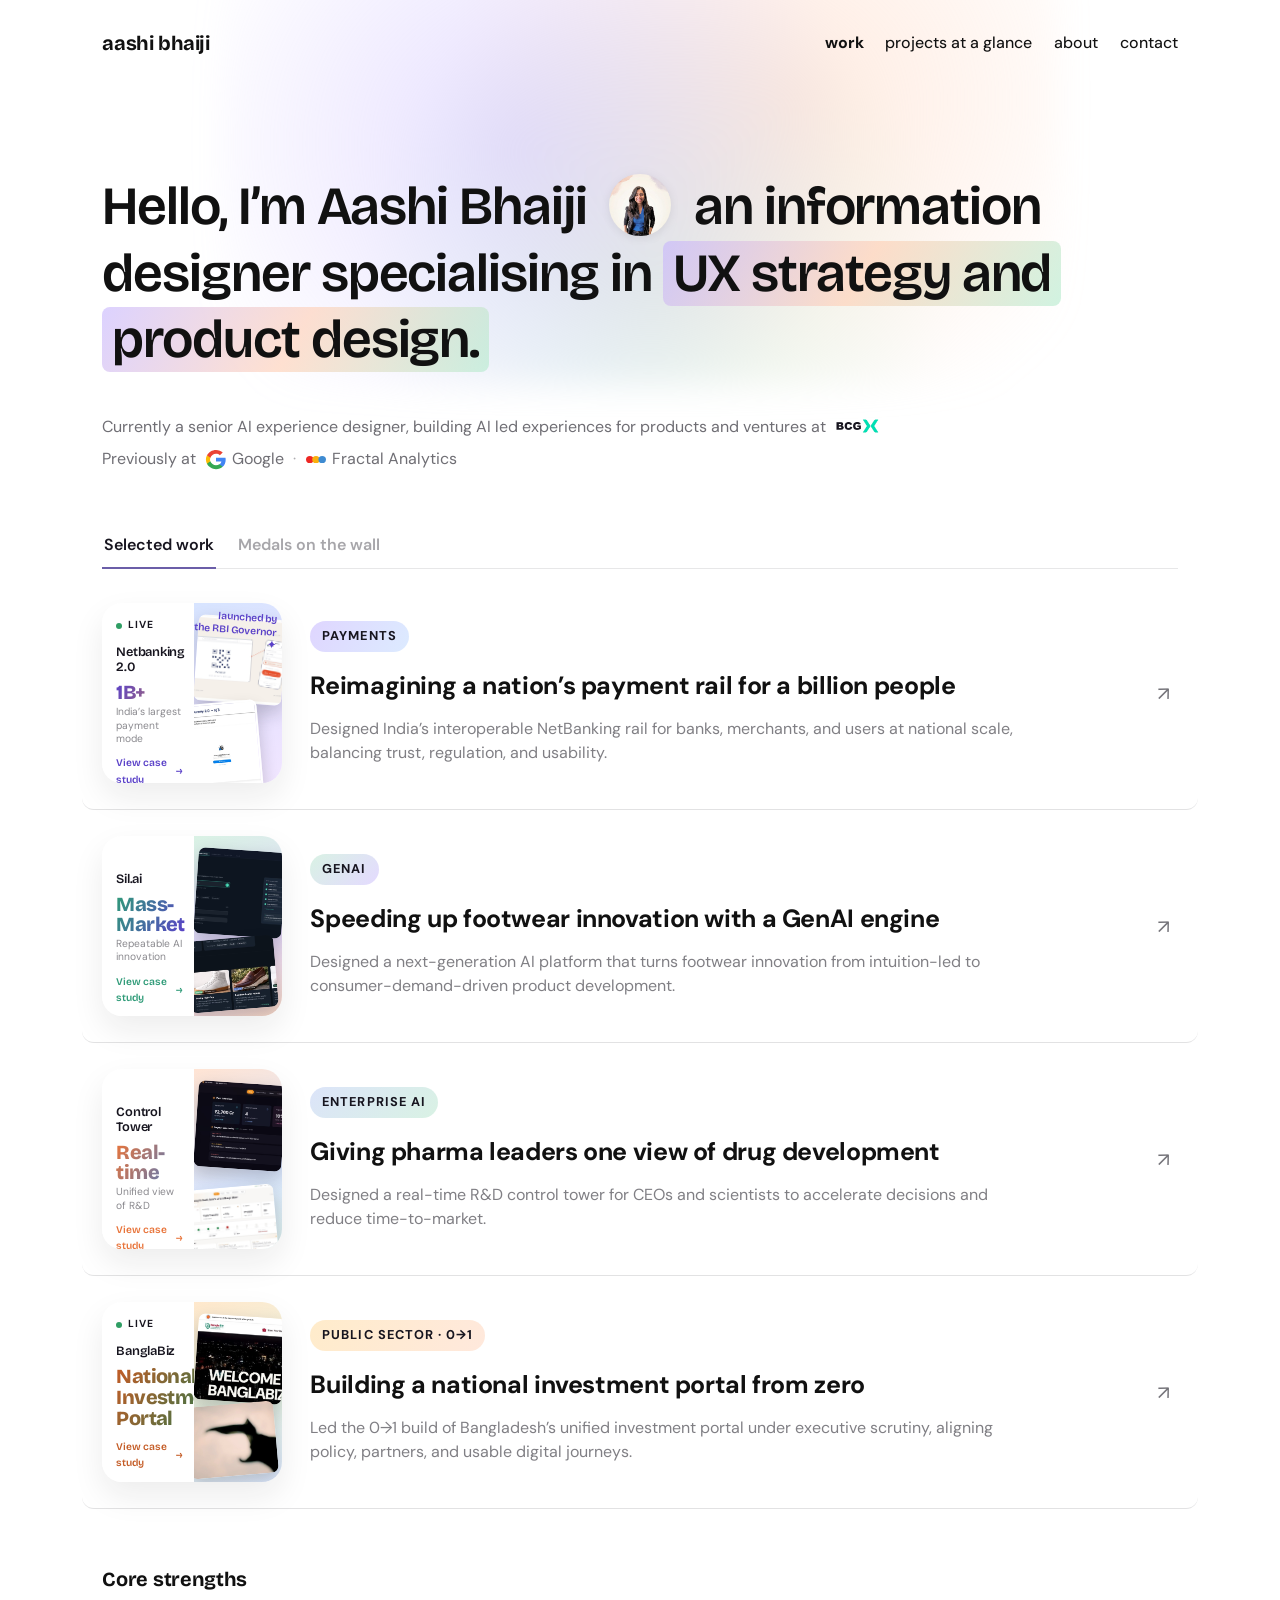
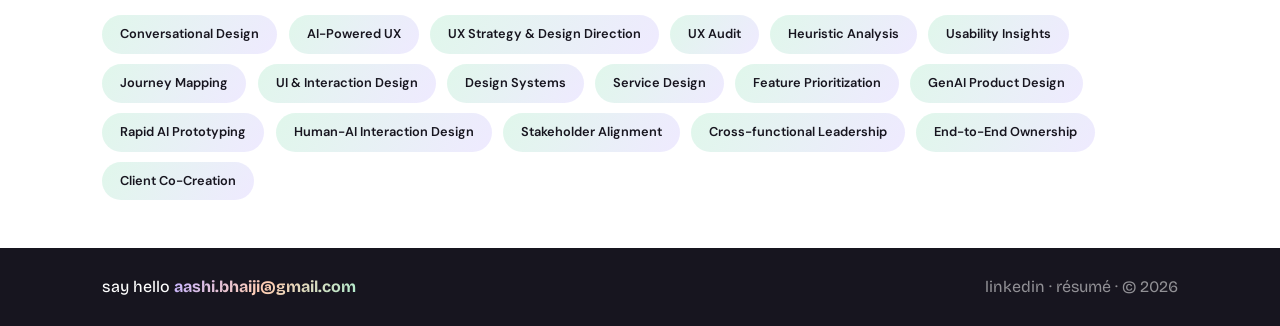
<file: work.html>
<!DOCTYPE html>
<html lang="en">
<head>
  <meta charset="UTF-8" />
  <meta name="viewport" content="width=device-width, initial-scale=1.0, viewport-fit=cover" />
  <title>Aashi Bhaiji · Information Designer</title>
  <meta name="description" content="Aashi Bhaiji · Information designer specialising in UX strategy and product design. Senior AI experience designer at BCGX." />
  <link rel="stylesheet" href="styles.css?v=20260714r26" />
  <script src="page-enter.js?v=20260714aw"></script>
</head>
<body id="top" class="page-home">
  <header class="site-header">
    <a href="#top" class="logo">aashi bhaiji</a>
    <nav class="nav" aria-label="Primary">
      <a href="#top" aria-current="page">work</a>
      <a href="projects-at-a-glance.html">projects at a glance</a>
      <a href="about.html">about</a>
      <a href="#contact">contact</a>
    </nav>
    <button class="menu-toggle" type="button" aria-label="Toggle menu" aria-expanded="false">
      <span></span>
      <span></span>
      <span></span>
    </button>
  </header>

  <main>
    <section class="hero" aria-label="Introduction">
      <div class="hero__container">
        <h1 class="hero__display">
          <span class="hero__line">
            Hello, I’m Aashi Bhaiji
            <span class="hero__avatar">
              <img
                src="assets/aashi-photo-new.jpg"
                alt="Aashi"
                width="72"
                height="72"
                decoding="async"
              />
            </span>
            an information
          </span>
          <span class="hero__line">
            designer specialising in
            <mark class="hero__mark">UX strategy and</mark>
          </span>
          <span class="hero__line">
            <mark class="hero__mark">product design.</mark>
          </span>
        </h1>
        <div class="hero__meta">
          <p class="hero__current">
            Currently a senior AI experience designer, building AI led experiences for products and ventures at
            <img class="hero__current-logo" src="assets/logos/bcgx.png" alt="BCGX" width="72" height="20" decoding="async" />
          </p>
          <p class="hero__prev">
            Previously at
            <span class="hero__prev-brand">
              <img class="hero__prev-logo" src="assets/logos/google-g.svg" alt="" width="20" height="20" decoding="async" />
              Google
            </span>
            <span class="hero__prev-sep" aria-hidden="true">·</span>
            <span class="hero__prev-brand">
              <img class="hero__prev-logo" src="assets/logos/fractal-icon.svg" alt="" width="20" height="20" decoding="async" />
              Fractal Analytics
            </span>
          </p>
        </div>
      </div>
    </section>

    <section id="work" class="work">
      <div class="work__header">
        <div class="work__tabs" role="tablist" aria-label="Work views">
          <button
            type="button"
            class="work__tab is-active"
            role="tab"
            id="tab-selected"
            aria-selected="true"
            aria-controls="panel-selected"
            data-panel="panel-selected"
          >
            Selected work
          </button>
          <button
            type="button"
            class="work__tab"
            role="tab"
            id="tab-medals"
            aria-selected="false"
            aria-controls="panel-medals"
            data-panel="panel-medals"
          >
            Medals on the wall
          </button>
        </div>
      </div>

      <div
        id="panel-selected"
        class="work__panel is-active"
        role="tabpanel"
        aria-labelledby="tab-selected"
      >
        <div class="work__list">
          <article class="project" id="project-npci">
            <a href="project-npci.html" class="project__link project__link--npci">
              <div class="project__media project__media--npci" aria-hidden="true">
                <div class="npci-tile">
                  <div class="npci-tile__copy">
                    <span class="npci-tile__tag"><span class="npci-tile__live-dot" aria-hidden="true"></span>Live</span>
                    <p class="npci-tile__title">Netbanking 2.0</p>
                    <div class="npci-tile__stat">
                      <p class="npci-tile__stat-value">1B+</p>
                      <p class="npci-tile__stat-label">India’s largest payment mode</p>
                    </div>
                    <span class="npci-tile__cta">View case study <span aria-hidden="true">→</span></span>
                  </div>
                  <div class="npci-tile__visual">
                    <span class="npci-tile__eyebrow">launched by<br />the RBI Governor ✦</span>
                    <img
                      class="npci-tile__shot npci-tile__shot--desk"
                      src="assets/npci-project-thumbnail.png"
                      alt="NPCI NetBanking checkout"
                      width="230"
                      height="150"
                      decoding="async"
                    />
                    <img
                      class="npci-tile__shot npci-tile__shot--phone"
                      src="assets/npci-web-qr-journey-1.png"
                      alt="QR journey"
                      width="120"
                      height="150"
                      decoding="async"
                    />
                  </div>
                </div>
              </div>
              <div class="project__content">
                <span class="project__tag project__tag--lavender">Payments</span>
                <h3 class="project__title">Reimagining a nation’s payment rail for a billion people</h3>
                <p class="project__subtitle">Designed India’s interoperable NetBanking rail for banks, merchants, and users at national scale, balancing trust, regulation, and usability.</p>
              </div>
              <span class="project__arrow msi" aria-hidden="true">→</span>
            </a>
          </article>

          <article class="project" id="project-relaxo-ai">
            <a href="relaxo.html" class="project__link project__link--relaxo">
              <div class="project__media project__media--relaxo" aria-hidden="true">
                <div class="relaxo-tile">
                  <div class="relaxo-tile__copy">
                    <p class="relaxo-tile__title">Sil.ai</p>
                    <div class="relaxo-tile__stat">
                      <p class="relaxo-tile__stat-value">Mass-Market</p>
                      <p class="relaxo-tile__stat-label">Repeatable AI innovation</p>
                    </div>
                    <span class="relaxo-tile__cta">View case study <span aria-hidden="true">→</span></span>
                  </div>
                  <div class="relaxo-tile__visual">
                    <img
                      class="relaxo-tile__shot relaxo-tile__shot--desk"
                      src="assets/relaxo-tile-prompt.jpg"
                      alt="Sil.ai prompt screen"
                      width="230"
                      height="130"
                      decoding="async"
                    />
                    <img
                      class="relaxo-tile__shot relaxo-tile__shot--product"
                      src="assets/relaxo-tile-trends.jpg"
                      alt="Sil.ai footwear trend concepts"
                      width="120"
                      height="90"
                      decoding="async"
                    />
                  </div>
                </div>
              </div>
              <div class="project__content">
                <span class="project__tag project__tag--peach">GenAI</span>
                <h3 class="project__title">Speeding up footwear innovation with a GenAI engine</h3>
                <p class="project__subtitle">Designed a next-generation AI platform that turns footwear innovation from intuition-led to consumer-demand-driven product development.</p>
              </div>
              <span class="project__arrow msi" aria-hidden="true">→</span>
            </a>
          </article>

          <article class="project" id="project-sun-pharma">
            <a href="sun-pharma.html" class="project__link project__link--sun">
              <div class="project__media project__media--sun" aria-hidden="true">
                <div class="sun-tile">
                  <div class="sun-tile__copy">
                    <p class="sun-tile__title">Control Tower</p>
                    <div class="sun-tile__stat">
                      <p class="sun-tile__stat-value">Real-time</p>
                      <p class="sun-tile__stat-label">Unified view of R&amp;D</p>
                    </div>
                    <span class="sun-tile__cta">View case study <span aria-hidden="true">→</span></span>
                  </div>
                  <div class="sun-tile__visual">
                    <img
                      class="sun-tile__shot sun-tile__shot--desk"
                      src="assets/sun-pharma-ceo-preview.jpg"
                      alt="Sun Pharma CEO R&amp;D control tower"
                      width="230"
                      height="130"
                      decoding="async"
                    />
                    <img
                      class="sun-tile__shot sun-tile__shot--product"
                      src="assets/sun-pharma-scientist-preview.jpg"
                      alt="Sun Pharma scientist workflow dashboard"
                      width="120"
                      height="90"
                      decoding="async"
                    />
                  </div>
                </div>
              </div>
              <div class="project__content">
                <span class="project__tag project__tag--rose">Enterprise AI</span>
                <h3 class="project__title">Giving pharma leaders one view of drug development</h3>
                <p class="project__subtitle">Designed a real-time R&amp;D control tower for CEOs and scientists to accelerate decisions and reduce time-to-market.</p>
              </div>
              <span class="project__arrow msi" aria-hidden="true">→</span>
            </a>
          </article>

          <article class="project" id="project-jica">
            <a href="jica.html" class="project__link project__link--jica">
              <div class="project__media project__media--jica" aria-hidden="true">
                <div class="jica-tile">
                  <div class="jica-tile__copy">
                    <span class="jica-tile__tag"><span class="jica-tile__live-dot" aria-hidden="true"></span>Live</span>
                    <p class="jica-tile__title">BanglaBiz</p>
                    <div class="jica-tile__stat">
                      <p class="jica-tile__stat-value">National<br />Investment<br />Portal</p>
                    </div>
                    <span class="jica-tile__cta">View case study <span aria-hidden="true">→</span></span>
                  </div>
                  <div class="jica-tile__visual">
                    <img
                      class="jica-tile__shot jica-tile__shot--desk"
                      src="assets/jica-tile-desk.jpg"
                      alt="BanglaBiz portal interface"
                      width="230"
                      height="130"
                      decoding="async"
                    />
                    <img
                      class="jica-tile__shot jica-tile__shot--product"
                      src="assets/jica-tile-video.jpg"
                      alt="BanglaBiz portal video"
                      width="120"
                      height="90"
                      decoding="async"
                    />
                  </div>
                </div>
              </div>
              <div class="project__content">
                <span class="project__tag project__tag--amber">Public sector · 0→1</span>
                <h3 class="project__title">Building a national investment portal from zero</h3>
                <p class="project__subtitle">Led the 0→1 build of Bangladesh’s unified investment portal under executive scrutiny, aligning policy, partners, and usable digital journeys.</p>
              </div>
              <span class="project__arrow msi" aria-hidden="true">→</span>
            </a>
          </article>
        </div>
      </div>

      <div
        id="panel-medals"
        class="work__panel"
        role="tabpanel"
        aria-labelledby="tab-medals"
        hidden
      >
        <ul class="medals">
          <li class="medals__item">
            <div class="medals__icon medals__icon--violet" aria-hidden="true">
              <svg viewBox="0 0 24 24" width="22" height="22" fill="none" stroke="currentColor" stroke-width="1.75" stroke-linecap="round" stroke-linejoin="round">
                <path d="M8 21h8" />
                <path d="M12 17v4" />
                <path d="M7 4h10v5a5 5 0 0 1-10 0V4Z" />
                <path d="M7 6H4.5a2.5 2.5 0 0 0 0 5H7" />
                <path d="M17 6h2.5a2.5 2.5 0 0 1 0 5H17" />
              </svg>
            </div>
            <div class="medals__copy">
              <h3 class="medals__title">CEO Spotlight Award</h3>
              <p class="medals__note">BCG India · Outstanding client collaboration and leadership</p>
            </div>
          </li>
          <li class="medals__item">
            <div class="medals__icon medals__icon--coral" aria-hidden="true">
              <svg viewBox="0 0 24 24" width="22" height="22" fill="none" stroke="currentColor" stroke-width="1.75" stroke-linecap="round" stroke-linejoin="round">
                <path d="M12 3l2.1 4.3 4.7.7-3.4 3.3.8 4.7L12 13.9 7.8 16l.8-4.7L5.2 8l4.7-.7L12 3Z" />
                <path d="M8 20h8" />
              </svg>
            </div>
            <div class="medals__copy">
              <h3 class="medals__title">Spot Bonus Award</h3>
              <p class="medals__note">Google · Android for India</p>
            </div>
          </li>
          <li class="medals__item">
            <div class="medals__icon medals__icon--mint" aria-hidden="true">
              <svg viewBox="0 0 24 24" width="22" height="22" fill="none" stroke="currentColor" stroke-width="1.75" stroke-linecap="round" stroke-linejoin="round">
                <circle cx="12" cy="9" r="5.5" />
                <path d="M12 14.5V21" />
                <path d="M9 21h6" />
                <path d="M10 9h4" />
                <path d="M12 7v4" />
              </svg>
            </div>
            <div class="medals__copy">
              <h3 class="medals__title">Top Talent Award</h3>
              <p class="medals__note">Adobe · Recognized across 2 categories</p>
            </div>
          </li>
          <li class="medals__item">
            <div class="medals__icon medals__icon--amber" aria-hidden="true">
              <svg viewBox="0 0 24 24" width="22" height="22" fill="none" stroke="currentColor" stroke-width="1.75" stroke-linecap="round" stroke-linejoin="round">
                <path d="M6 3h12v4.5c0 3.3-2.7 6-6 6s-6-2.7-6-6V3Z" />
                <path d="M9 21h6" />
                <path d="M12 13.5V21" />
                <path d="M8.5 7.5h7" />
              </svg>
            </div>
            <div class="medals__copy">
              <h3 class="medals__title">CNR Rao Merit Scholarship</h3>
              <p class="medals__note">PES University · Four consecutive years</p>
            </div>
          </li>
        </ul>
      </div>
    </section>

    <section class="strengths" aria-labelledby="strengths-heading">
      <h2 id="strengths-heading" class="strengths__title">Core strengths</h2>
      <ul class="strengths__list">
        <li class="strengths__tag strengths__tag--mint">Conversational Design</li>
        <li class="strengths__tag strengths__tag--lavender">AI-Powered UX</li>
        <li class="strengths__tag strengths__tag--mint">UX Strategy &amp; Design Direction</li>
        <li class="strengths__tag strengths__tag--lavender">UX Audit</li>
        <li class="strengths__tag strengths__tag--mint">Heuristic Analysis</li>
        <li class="strengths__tag strengths__tag--lavender">Usability Insights</li>
        <li class="strengths__tag strengths__tag--mint">Journey Mapping</li>
        <li class="strengths__tag strengths__tag--lavender">UI &amp; Interaction Design</li>
        <li class="strengths__tag strengths__tag--mint">Design Systems</li>
        <li class="strengths__tag strengths__tag--lavender">Service Design</li>
        <li class="strengths__tag strengths__tag--mint">Feature Prioritization</li>
        <li class="strengths__tag strengths__tag--lavender">GenAI Product Design</li>
        <li class="strengths__tag strengths__tag--mint">Rapid AI Prototyping</li>
        <li class="strengths__tag strengths__tag--lavender">Human-AI Interaction Design</li>
        <li class="strengths__tag strengths__tag--mint">Stakeholder Alignment</li>
        <li class="strengths__tag strengths__tag--lavender">Cross-functional Leadership</li>
        <li class="strengths__tag strengths__tag--mint">End-to-End Ownership</li>
        <li class="strengths__tag strengths__tag--lavender">Client Co-Creation</li>
      </ul>
    </section>
  </main>

  <footer id="contact" class="site-footer">
    <div class="site-footer__inner">
      <p class="site-footer__hello">
        say hello
        <a href="mailto:aashi.bhaiji@gmail.com">aashi.bhaiji@gmail.com</a>
      </p>
      <p class="site-footer__meta">
        <a href="https://www.linkedin.com/in/aashibhaiji/" target="_blank" rel="noopener">linkedin</a>
        <span aria-hidden="true"> · </span>
        <a href="https://docs.google.com/document/d/1HMW5zZJj4p2m2f_B7VnrQRGxJLU11f6y/edit?usp=sharing&amp;ouid=116514539623917576615&amp;rtpof=true&amp;sd=true" target="_blank" rel="noopener">résumé</a>
        <span aria-hidden="true"> · </span>
        <span>© 2026</span>
      </p>
    </div>
  </footer>

  <script src="script.js?v=20260714aw"></script>
</body>
</html>
</file>
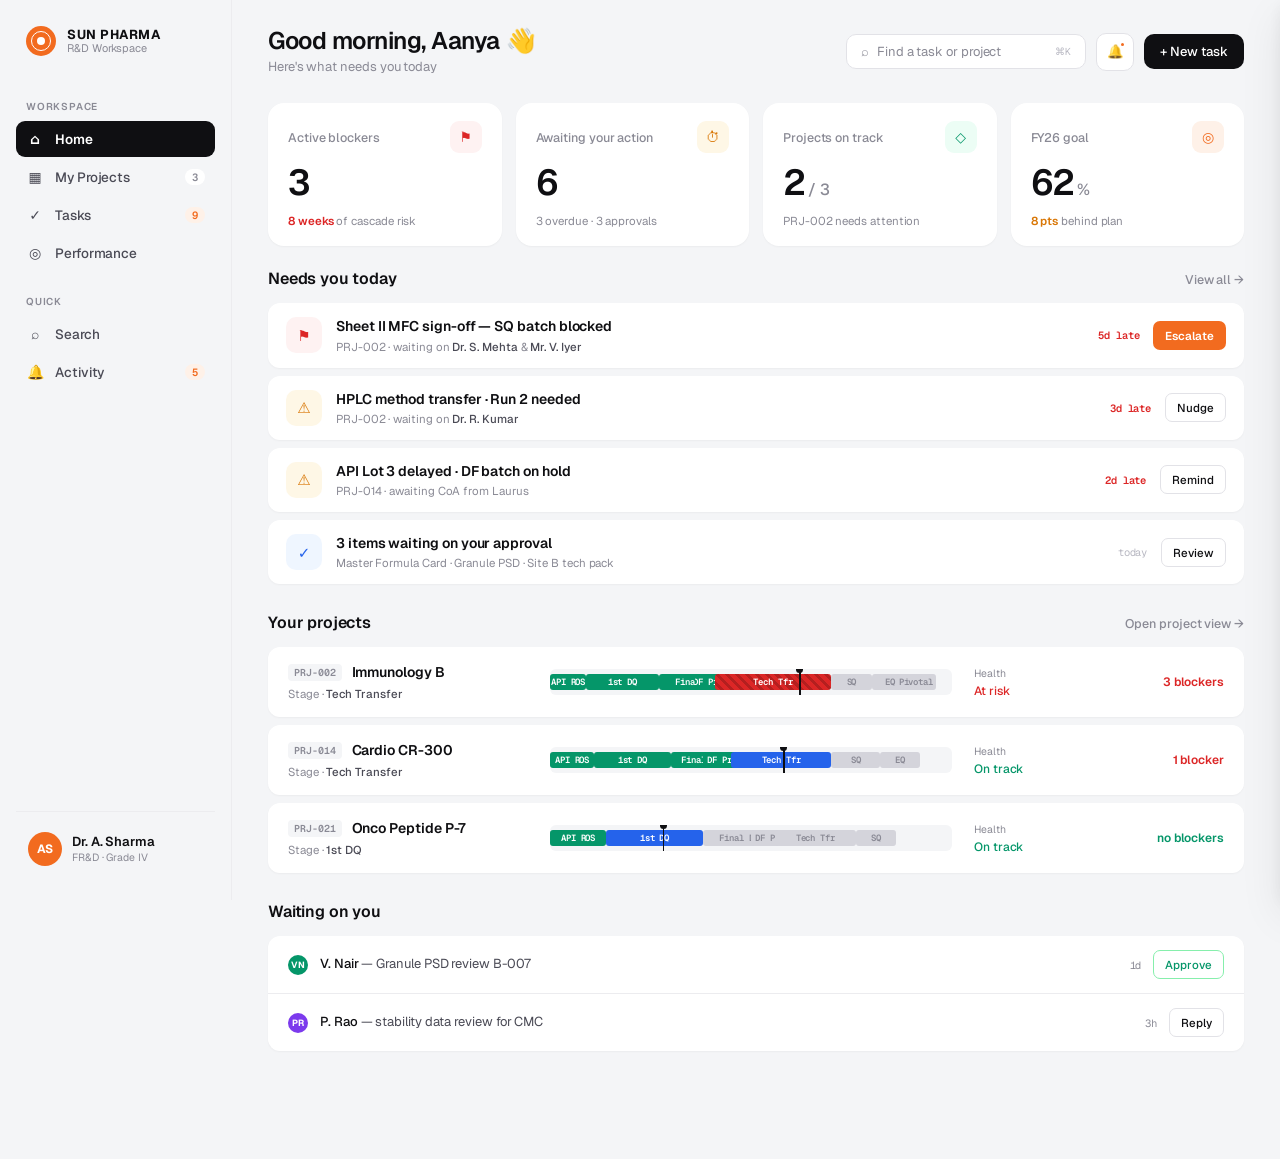
<file: assets/prototypes/sun-scientist-dashboard.html>
<!DOCTYPE html>
<html lang="en">
<head>
<meta charset="UTF-8">
<meta name="viewport" content="width=device-width, initial-scale=1.0">
<title>Sun Pharma · R&D Workspace</title>
<link rel="preconnect" href="https://fonts.googleapis.com">
<link rel="preconnect" href="https://fonts.gstatic.com" crossorigin>
<link href="https://fonts.googleapis.com/css2?family=Geist:wght@300;400;500;600;700&family=Geist+Mono:wght@400;500;600&display=swap" rel="stylesheet">
<style>
*{box-sizing:border-box;margin:0;padding:0}

:root{
  --bg: #F4F5F7;
  --card: #FFFFFF;
  --hover: #F8F8FA;
  --t-1: #0F0F12;
  --t-2: #4A4A55;
  --t-3: #8A8A95;
  --t-4: #B8B8C2;
  --ln-1: #ECECEF;
  --ln-2: #E2E2E7;
  --ln-3: #D4D4DB;
  --orange: #F26B1F;
  --orange-soft: #FEF1E8;
  --orange-line: #F4D2B7;
  --rd: #DC2626;
  --rd-soft: #FEF2F2;
  --rd-line: #FCA5A5;
  --am: #D97706;
  --am-soft: #FEF7E6;
  --am-line: #FBD38D;
  --gn: #059669;
  --gn-soft: #ECFDF5;
  --gn-line: #86EFAC;
  --bl: #2563EB;
  --bl-soft: #EFF6FF;
  --bl-line: #93C5FD;
  --pu: #7C3AED;
  --pu-soft: #F5F3FF;
  --pu-line: #C4B5FD;
  --f-sans: 'Geist', ui-sans-serif, system-ui, sans-serif;
  --f-mono: 'Geist Mono', ui-monospace, monospace;
  --r-s: 8px;
  --r-m: 12px;
  --r-l: 16px;
  --r-xl: 20px;
  --r-pill: 999px;
  --sh-1: 0 1px 2px rgba(15,15,18,0.04);
  --sh-2: 0 1px 3px rgba(15,15,18,0.04), 0 4px 12px rgba(15,15,18,0.04);
  --sh-3: 0 4px 16px rgba(15,15,18,0.06), 0 16px 40px rgba(15,15,18,0.08);
}
html{font-size:14.5px}
body{
  font-family: var(--f-sans);
  background: var(--bg);
  color: var(--t-1);
  -webkit-font-smoothing: antialiased;
  -moz-osx-font-smoothing: grayscale;
  letter-spacing: -0.005em;
  min-width: 1280px;
  min-height: 100vh;
}
::-webkit-scrollbar{width:8px;height:8px}
::-webkit-scrollbar-track{background:transparent}
::-webkit-scrollbar-thumb{background:var(--ln-3);border-radius:4px}
::-webkit-scrollbar-thumb:hover{background:var(--t-4)}
button{font-family:inherit;cursor:pointer;border:none;background:none;color:inherit}
input,select,textarea{font-family:inherit;color:inherit}

.app{display:grid;grid-template-columns:232px 1fr;min-height:100vh}

/* Sidebar */
.side{
  background: var(--bg);
  padding: 22px 16px;
  border-right: 1px solid var(--ln-1);
  position: sticky;
  top: 0;
  height: 100vh;
  display: flex;
  flex-direction: column;
}
.brand{display:flex;align-items:center;gap:11px;padding:4px 10px 22px}
.brand-mark{
  width: 30px; height: 30px;
  border-radius: 50%;
  background: var(--orange);
  position: relative;
  flex-shrink: 0;
}
.brand-mark::before{
  content:'';position:absolute;inset:5px;
  border:1.5px solid #fff;border-radius:50%;
}
.brand-mark::after{
  content:'';position:absolute;inset:11px;
  background:#fff;border-radius:50%;
}
.brand-text{display:flex;flex-direction:column;line-height:1.2}
.brand-name{font-size:13px;font-weight:700;letter-spacing:0.04em;color:var(--t-1)}
.brand-sub{font-size:11px;color:var(--t-3)}
.nav-section{margin-top:8px}
.nav-label{
  font-size: 10px;
  font-weight: 600;
  text-transform: uppercase;
  letter-spacing: 0.08em;
  color: var(--t-3);
  padding: 14px 10px 8px;
}
.nav-item{
  display: flex;
  align-items: center;
  gap: 11px;
  padding: 9px 10px;
  border-radius: 9px;
  font-size: 13.5px;
  font-weight: 500;
  color: var(--t-2);
  cursor: pointer;
  transition: .12s;
  margin-bottom: 2px;
}
.nav-item:hover{background:var(--card);color:var(--t-1)}
.nav-item.active{background:var(--t-1);color:#fff;font-weight:600}
.nav-icon{
  width: 18px; height: 18px;
  display: flex;
  align-items: center;
  justify-content: center;
  font-size: 14px;
  flex-shrink: 0;
}
.nav-count{
  margin-left: auto;
  font-family: var(--f-mono);
  font-size: 10.5px;
  font-weight: 600;
  background: var(--card);
  color: var(--t-3);
  padding: 1px 7px;
  border-radius: var(--r-pill);
}
.nav-item.active .nav-count{background:rgba(255,255,255,0.18);color:#fff}
.nav-count.warn{background:var(--orange-soft);color:var(--orange)}
.nav-item.active .nav-count.warn{background:rgba(255,255,255,0.22);color:#fff}
.side-foot{margin-top:auto;padding:12px 4px 4px;border-top:1px solid var(--ln-1)}
.user-card{
  display: flex;
  align-items: center;
  gap: 10px;
  padding: 8px;
  border-radius: 10px;
  cursor: pointer;
  transition: .12s;
}
.user-card:hover{background:var(--card)}
.user-av{
  width: 34px; height: 34px;
  border-radius: 50%;
  background: var(--orange);
  color: #fff;
  display: flex;
  align-items: center;
  justify-content: center;
  font-size: 12px;
  font-weight: 700;
  letter-spacing: 0.02em;
}
.user-meta{display:flex;flex-direction:column;line-height:1.25;min-width:0}
.user-name{
  font-size: 13px;
  font-weight: 600;
  color: var(--t-1);
  white-space: nowrap;
  overflow: hidden;
  text-overflow: ellipsis;
}
.user-role{font-size:10.5px;color:var(--t-3)}

/* Main */
.main{padding:28px 36px 80px;max-width:1380px}
.section-tab{display:none}
.section-tab.active{display:block;animation:fadeUp .25s ease both}
@keyframes fadeUp{from{opacity:0;transform:translateY(4px)}to{opacity:1;transform:translateY(0)}}

.top-bar{display:flex;align-items:center;justify-content:space-between;margin-bottom:28px;gap:18px}
.greet{display:flex;flex-direction:column;gap:4px}
.greet-h{
  font-size: 24px;
  font-weight: 600;
  letter-spacing: -0.02em;
  color: var(--t-1);
  line-height: 1.1;
}
.greet-h .wave{display:inline-block;margin-left:6px}
.greet-sub{font-size:13px;color:var(--t-3)}
.top-actions{display:flex;align-items:center;gap:10px}
.search-mini{
  display: flex;
  align-items: center;
  gap: 8px;
  padding: 8px 14px;
  background: var(--card);
  border: 1px solid var(--ln-2);
  border-radius: 10px;
  font-size: 13px;
  color: var(--t-3);
  width: 240px;
  cursor: text;
}
.search-mini .kbd{margin-left:auto;font-family:var(--f-mono);font-size:10px;color:var(--t-4)}
.icon-btn{
  width: 38px; height: 38px;
  border-radius: 10px;
  background: var(--card);
  border: 1px solid var(--ln-2);
  display: flex;
  align-items: center;
  justify-content: center;
  cursor: pointer;
  position: relative;
  transition: .12s;
  color: var(--t-2);
}
.icon-btn:hover{border-color:var(--ln-3);color:var(--t-1)}
.icon-btn .badge{
  position: absolute;
  top: 7px; right: 7px;
  width: 7px; height: 7px;
  border-radius: 50%;
  background: var(--orange);
  border: 2px solid var(--card);
}
.btn-primary-dark{
  background: var(--t-1);
  color: #fff;
  padding: 9px 16px;
  border-radius: 10px;
  font-size: 13px;
  font-weight: 500;
  display: inline-flex;
  align-items: center;
  gap: 8px;
  transition: .12s;
}
.btn-primary-dark:hover{background:#252530}

/* Hero */
.hero-row{display:grid;grid-template-columns:repeat(4,1fr);gap:14px;margin-bottom:22px}
.hero-tile{
  background: var(--card);
  border-radius: var(--r-l);
  padding: 18px 20px;
  box-shadow: var(--sh-1);
  display: flex;
  flex-direction: column;
  gap: 12px;
  position: relative;
  cursor: pointer;
  transition: .15s;
}
.hero-tile:hover{box-shadow:var(--sh-2)}
.hero-top{display:flex;align-items:center;justify-content:space-between}
.hero-lbl{font-size:12.5px;color:var(--t-3);font-weight:500}
.hero-icon{
  width: 32px; height: 32px;
  border-radius: 9px;
  display: flex;
  align-items: center;
  justify-content: center;
  font-size: 14px;
}
.hero-icon.rd{background:var(--rd-soft);color:var(--rd)}
.hero-icon.am{background:var(--am-soft);color:var(--am)}
.hero-icon.gn{background:var(--gn-soft);color:var(--gn)}
.hero-icon.bl{background:var(--bl-soft);color:var(--bl)}
.hero-icon.or{background:var(--orange-soft);color:var(--orange)}
.hero-num{
  font-size: 36px;
  font-weight: 600;
  letter-spacing: -0.03em;
  line-height: 1;
  color: var(--t-1);
  font-feature-settings: "tnum";
}
.hero-num .unit{
  font-size: 16px;
  font-weight: 500;
  color: var(--t-3);
  margin-left: 3px;
  letter-spacing: -0.01em;
}
.hero-foot{font-size:11.5px;color:var(--t-3)}
.hero-foot .strong{font-weight:600;color:var(--t-2)}
.hero-foot.rd .strong{color:var(--rd)}
.hero-foot.am .strong{color:var(--am)}
.hero-foot.gn .strong{color:var(--gn)}

/* Section */
.sec{margin-bottom:28px}
.sec-head{display:flex;align-items:baseline;justify-content:space-between;margin-bottom:14px;gap:16px}
.sec-title{font-size:16px;font-weight:600;letter-spacing:-0.01em;color:var(--t-1)}
.sec-link{font-size:12.5px;color:var(--t-3);font-weight:500;cursor:pointer}
.sec-link:hover{color:var(--orange)}

/* Alerts */
.alert-grid{display:grid;grid-template-columns:1fr;gap:8px}
.alert{
  background: var(--card);
  border-radius: var(--r-m);
  padding: 14px 18px;
  display: grid;
  grid-template-columns: auto 1fr auto auto;
  gap: 14px;
  align-items: center;
  box-shadow: var(--sh-1);
  cursor: pointer;
  transition: .12s;
}
.alert:hover{box-shadow:var(--sh-2)}
.alert-icon{
  width: 36px; height: 36px;
  border-radius: 10px;
  display: flex;
  align-items: center;
  justify-content: center;
  font-size: 15px;
  flex-shrink: 0;
}
.alert-icon.rd{background:var(--rd-soft);color:var(--rd)}
.alert-icon.am{background:var(--am-soft);color:var(--am)}
.alert-icon.bl{background:var(--bl-soft);color:var(--bl)}
.alert-body{min-width:0}
.alert-title{
  font-size: 14px;
  font-weight: 600;
  letter-spacing: -0.005em;
  color: var(--t-1);
  margin-bottom: 3px;
  line-height: 1.3;
}
.alert-meta{font-size:11.5px;color:var(--t-3)}
.alert-meta .strong{color:var(--t-2);font-weight:500}
.alert-time{font-family:var(--f-mono);font-size:10.5px;color:var(--t-4);white-space:nowrap}
.alert-time.over{color:var(--rd);font-weight:600}
.alert-cta{display:flex;gap:6px}

/* Buttons */
.btn{
  display: inline-flex;
  align-items: center;
  gap: 7px;
  padding: 8px 14px;
  font-size: 12.5px;
  font-weight: 500;
  border-radius: 9px;
  cursor: pointer;
  transition: .12s;
  white-space: nowrap;
  font-family: inherit;
  letter-spacing: -0.005em;
  border: 1px solid transparent;
}
.btn-orange{background:var(--orange);color:#fff;font-weight:600}
.btn-orange:hover{background:#E15A11}
.btn-dark{background:var(--t-1);color:#fff}
.btn-dark:hover{background:#252530}
.btn-outline{background:var(--card);border-color:var(--ln-2);color:var(--t-1)}
.btn-outline:hover{border-color:var(--ln-3);background:var(--hover)}
.btn-ghost{background:transparent;color:var(--t-2)}
.btn-ghost:hover{background:var(--card);color:var(--t-1)}
.btn-sm{padding:6px 11px;font-size:11.5px;border-radius:7px}
.btn-success-outline{background:var(--card);border:1px solid var(--gn-line);color:var(--gn)}
.btn-success-outline:hover{background:var(--gn-soft)}
.btn-danger-outline{background:var(--card);border:1px solid var(--rd-line);color:var(--rd)}
.btn-danger-outline:hover{background:var(--rd-soft)}

/* Pills */
.pill{
  display: inline-flex;
  align-items: center;
  gap: 5px;
  font-size: 11px;
  font-weight: 500;
  padding: 2px 9px;
  border-radius: var(--r-pill);
  letter-spacing: -0.003em;
  white-space: nowrap;
}
.pill-rd{background:var(--rd-soft);color:var(--rd)}
.pill-am{background:var(--am-soft);color:var(--am)}
.pill-gn{background:var(--gn-soft);color:var(--gn)}
.pill-bl{background:var(--bl-soft);color:var(--bl)}
.pill-pu{background:var(--pu-soft);color:var(--pu)}
.pill-or{background:var(--orange-soft);color:var(--orange)}
.pill-mt{background:var(--ln-1);color:var(--t-3)}
.pill-dot::before{content:'';width:6px;height:6px;border-radius:50%;background:currentColor;display:inline-block}

.av{
  width: 24px; height: 24px;
  border-radius: 50%;
  display: inline-flex;
  align-items: center;
  justify-content: center;
  font-size: 9.5px;
  font-weight: 700;
  color: #fff;
  letter-spacing: 0.02em;
  flex-shrink: 0;
}
.av-sm{width:20px;height:20px;font-size:9px}
.av-lg{width:32px;height:32px;font-size:11px}

/* Project glance */
.proj-list{display:flex;flex-direction:column;gap:8px}
.pg-card{
  background: var(--card);
  border-radius: var(--r-m);
  padding: 16px 20px;
  display: grid;
  grid-template-columns: 240px 1fr 140px 88px;
  gap: 22px;
  align-items: center;
  box-shadow: var(--sh-1);
  cursor: pointer;
  transition: .12s;
}
.pg-card:hover{box-shadow:var(--sh-2)}
.pg-name-row{display:flex;align-items:center;gap:10px;margin-bottom:5px}
.pg-id{
  font-family: var(--f-mono);
  font-size: 10px;
  font-weight: 600;
  color: var(--t-3);
  background: var(--bg);
  padding: 2px 6px;
  border-radius: 4px;
}
.pg-name{
  font-size: 14px;
  font-weight: 600;
  letter-spacing: -0.005em;
  color: var(--t-1);
  white-space: nowrap;
  overflow: hidden;
  text-overflow: ellipsis;
}
.pg-stage{font-size:11.5px;color:var(--t-3)}
.pg-stage .strong{color:var(--t-2);font-weight:500}

.gantt-mini{
  position: relative;
  height: 26px;
  background: var(--bg);
  border-radius: 6px;
  overflow: hidden;
}
.gm-stage{
  position: absolute;
  top: 5px;
  height: 16px;
  border-radius: 3px;
  display: flex;
  align-items: center;
  justify-content: center;
  font-size: 9px;
  font-weight: 600;
  font-family: var(--f-mono);
  overflow: hidden;
  white-space: nowrap;
  color: #fff;
  letter-spacing: -0.01em;
}
.gm-stage.done{background:var(--gn)}
.gm-stage.active{background:var(--bl)}
.gm-stage.delayed{
  background: var(--rd);
  background-image: repeating-linear-gradient(45deg, transparent, transparent 4px, rgba(0,0,0,0.18) 4px, rgba(0,0,0,0.18) 7px);
}
.gm-stage.pending{background:var(--ln-3);color:var(--t-3)}
.gm-today{position:absolute;top:0;bottom:0;width:1.5px;background:var(--t-1);z-index:5}
.gm-today::before{
  content:'';position:absolute;top:-3px;left:-3px;
  width:7px;height:7px;border-radius:50%;background:var(--t-1);
}

.pg-status{display:flex;flex-direction:column;gap:3px;font-size:11.5px}
.pg-status .lbl{color:var(--t-3);font-size:10.5px}
.pg-status .val{color:var(--t-1);font-weight:500;font-size:12px}
.pg-status .val.rd{color:var(--rd)}
.pg-status .val.gn{color:var(--gn)}

.pg-blockers{
  display: flex;
  align-items: center;
  justify-content: flex-end;
  gap: 6px;
  font-size: 12px;
  font-weight: 600;
}
.pg-blockers.has{color:var(--rd)}
.pg-blockers.none{color:var(--gn)}

.list-card{
  background: var(--card);
  border-radius: var(--r-m);
  box-shadow: var(--sh-1);
  overflow: hidden;
}
.lc-row{
  padding: 14px 20px;
  display: flex;
  align-items: center;
  gap: 12px;
  border-bottom: 1px solid var(--ln-1);
  font-size: 13px;
}
.lc-row:last-child{border-bottom:none}
.lc-text{flex:1;color:var(--t-2);min-width:0;line-height:1.45}
.lc-text .em{color:var(--t-1);font-weight:500}
.lc-time{font-family:var(--f-mono);font-size:10.5px;color:var(--t-3);flex-shrink:0}

.text-mute{color:var(--t-3)}
.text-mono{font-family:var(--f-mono)}

.toast{
  position: fixed;
  bottom: 28px;
  left: 50%;
  transform: translateX(-50%) translateY(120%);
  padding: 11px 18px;
  background: var(--t-1);
  color: #fff;
  border-radius: 10px;
  font-size: 12.5px;
  font-weight: 500;
  z-index: 1000;
  box-shadow: var(--sh-3);
  display: flex;
  align-items: center;
  gap: 10px;
  opacity: 0;
  transition: .25s ease;
  pointer-events: none;
}
.toast.show{transform:translateX(-50%) translateY(0);opacity:1}
.toast-icon{
  width: 16px; height: 16px;
  border-radius: 50%;
  background: var(--gn);
  display: flex;
  align-items: center;
  justify-content: center;
  font-size: 10px;
  font-weight: 700;
  color: #fff;
}

/* Project switcher chips */
.proj-switcher{
  display: flex;
  align-items: center;
  gap: 6px;
  margin-bottom: 22px;
  flex-wrap: wrap;
}
.proj-tab{
  padding: 7px 14px;
  background: var(--card);
  border: 1px solid var(--ln-2);
  border-radius: var(--r-pill);
  font-size: 12.5px;
  font-weight: 500;
  color: var(--t-2);
  cursor: pointer;
  transition: .12s;
  display: flex;
  align-items: center;
  gap: 8px;
}
.proj-tab:hover{border-color:var(--ln-3);color:var(--t-1)}
.proj-tab.active{
  background: var(--t-1);
  border-color: var(--t-1);
  color: #fff;
  font-weight: 600;
}
.proj-tab .pt-id{
  font-family: var(--f-mono);
  font-size: 10.5px;
  opacity: 0.7;
}
.proj-tab .pt-dot{width:7px;height:7px;border-radius:50%}

/* Project header card */
.proj-header{
  background: var(--card);
  border-radius: var(--r-l);
  padding: 26px 28px;
  margin-bottom: 18px;
  box-shadow: var(--sh-1);
  position: relative;
}
.ph-top{
  display: flex;
  align-items: flex-start;
  justify-content: space-between;
  gap: 24px;
  margin-bottom: 26px;
}
.ph-name-block{display:flex;flex-direction:column;gap:6px}
.ph-id{
  font-family: var(--f-mono);
  font-size: 10px;
  font-weight: 600;
  color: var(--t-3);
  background: var(--bg);
  padding: 2px 7px;
  border-radius: 4px;
  align-self: flex-start;
}
.ph-title{
  font-size: 26px;
  font-weight: 600;
  letter-spacing: -0.02em;
  color: var(--t-1);
  line-height: 1.1;
  margin-top: 4px;
}
.ph-subtitle{font-size:13px;color:var(--t-3)}
.ph-budget{display:flex;flex-direction:column;align-items:flex-end;gap:6px}
.ph-budget-num{
  font-size: 28px;
  font-weight: 600;
  letter-spacing: -0.025em;
  color: var(--t-1);
  line-height: 1;
}
.ph-budget-status{
  display: inline-flex;
  align-items: center;
  gap: 6px;
  padding: 3px 10px;
  border-radius: 6px;
  background: var(--am-soft);
  font-size: 11px;
  font-weight: 500;
  color: var(--am);
}

/* Milestone bar */
.ms-section{margin-bottom: 22px}
.ms-head{
  display: flex;
  justify-content: space-between;
  align-items: baseline;
  margin-bottom: 16px;
}
.ms-head-l{
  font-size: 10.5px;
  font-weight: 600;
  text-transform: uppercase;
  letter-spacing: 0.08em;
  color: var(--t-3);
}
.ms-head-r{font-size:12px;color:var(--t-3)}
.ms-head-r .strong{color:var(--t-1);font-weight:500}
.ms-head-r .rd{color:var(--rd);font-weight:600}
.milestone-bar{
  display: flex;
  align-items: flex-start;
  justify-content: space-between;
  padding: 0 4px;
  position: relative;
  margin-top: 4px;
}
.ms-step{
  display: flex;
  flex-direction: column;
  align-items: center;
  gap: 9px;
  flex: 1;
  position: relative;
  z-index: 2;
}
.ms-circle{
  width: 32px; height: 32px;
  border-radius: 50%;
  display: flex;
  align-items: center;
  justify-content: center;
  font-size: 12.5px;
  font-weight: 600;
  background: #fff;
  border: 2px solid var(--ln-3);
  color: var(--t-3);
  position: relative;
  z-index: 2;
  transition: .2s;
}
.ms-step.done .ms-circle{background:var(--gn);border-color:var(--gn);color:#fff}
.ms-step.delayed .ms-circle{
  background: var(--rd);
  border-color: var(--rd);
  color: #fff;
  box-shadow: 0 0 0 4px var(--rd-soft);
}
.ms-step.active .ms-circle{
  background: #fff;
  border-color: var(--orange);
  color: var(--orange);
  box-shadow: 0 0 0 4px var(--orange-soft);
}
.ms-step.pending .ms-circle{background:#fff;border-color:var(--ln-3);color:var(--t-4)}
.ms-name{
  font-size: 11.5px;
  color: var(--t-2);
  font-weight: 500;
  text-align: center;
  white-space: nowrap;
}
.ms-step.done .ms-name{color:var(--gn)}
.ms-step.delayed .ms-name{color:var(--rd);font-weight:600}
.ms-step.pending .ms-name{color:var(--t-4)}
.ms-line{
  position: absolute;
  top: 16px; left: 4px; right: 4px;
  height: 2px;
  background: var(--ln-2);
  z-index: 1;
}
.ms-line-fill{
  position: absolute;
  top: 16px; left: 4px;
  height: 2px;
  background: var(--gn);
  z-index: 1;
  transition: width .6s ease;
}

/* Project meta grid */
.pm-grid{
  display: grid;
  grid-template-columns: repeat(4, 1fr);
  gap: 28px;
  padding-top: 22px;
  border-top: 1px solid var(--ln-1);
}
.pm-cell{display:flex;flex-direction:column;gap:5px}
.pm-lbl{
  font-size: 10.5px;
  font-weight: 600;
  text-transform: uppercase;
  letter-spacing: 0.08em;
  color: var(--t-3);
}
.pm-val{font-size:14px;font-weight:500;color:var(--t-1)}
.pm-val.am{color:var(--am)}
.pm-val.rd{color:var(--rd)}

/* Three things cards */
.three-things{
  display: grid;
  grid-template-columns: repeat(3, 1fr);
  gap: 14px;
}
.tt-card{
  background: var(--card);
  border-radius: var(--r-m);
  padding: 22px 24px;
  cursor: pointer;
  transition: .12s;
  box-shadow: var(--sh-1);
  display: flex;
  flex-direction: column;
}
.tt-card:hover{box-shadow:var(--sh-2)}
.tt-cat{
  display: flex;
  align-items: center;
  gap: 7px;
  font-size: 10.5px;
  font-weight: 600;
  text-transform: uppercase;
  letter-spacing: 0.08em;
  margin-bottom: 12px;
}
.tt-cat.rd{color:var(--rd)}
.tt-cat.am{color:var(--am)}
.tt-cat.pu{color:var(--pu)}
.tt-headline{
  font-size: 15px;
  font-weight: 600;
  letter-spacing: -0.01em;
  color: var(--t-1);
  margin-bottom: 8px;
  line-height: 1.3;
}
.tt-stat{
  font-size: 12px;
  color: var(--t-3);
  margin-bottom: auto;
  padding-bottom: 14px;
}
.tt-stat .strong{color:var(--t-2);font-weight:600}
.tt-foot{
  display: flex;
  justify-content: flex-end;
  padding-top: 12px;
  border-top: 1px solid var(--ln-1);
}
.tt-explore{font-size:12px;color:var(--orange);font-weight:600}

/* Gantt */
.gantt-card{
  background: var(--card);
  border-radius: var(--r-l);
  box-shadow: var(--sh-1);
  overflow: hidden;
}
.gantt-card-head{
  padding: 14px 22px;
  border-bottom: 1px solid var(--ln-1);
  display: flex;
  align-items: center;
  justify-content: space-between;
}
.gantt-legend{display:flex;align-items:center;gap:14px;font-size:11px;color:var(--t-3)}
.gl-chip{display:flex;align-items:center;gap:6px}
.gl-bar{width:16px;height:6px;border-radius:2px}
.gantt-body{padding:18px 22px}
.gantt-row{border-bottom:1px solid var(--ln-1)}
.gantt-row:last-child{border-bottom:none}
.gantt-head-row{
  display: flex;
  align-items: center;
  padding: 10px 0;
  cursor: pointer;
  gap: 12px;
}
.gantt-chevron{
  font-family: var(--f-mono);
  font-size: 11px;
  color: var(--t-3);
  width: 14px;
  text-align: center;
  transition: transform .2s;
  flex-shrink: 0;
}
.gantt-row.expanded .gantt-chevron{transform:rotate(90deg);color:var(--orange)}
.gantt-stage-name{
  font-size: 13px;
  font-weight: 500;
  letter-spacing: -0.005em;
  flex: 0 0 150px;
  display: flex;
  align-items: center;
  gap: 9px;
  color: var(--t-1);
}
.gantt-stage-name .stage-dot{
  width: 8px; height: 8px;
  border-radius: 50%;
  flex-shrink: 0;
}
.gantt-bars{flex:1;position:relative;height:24px;min-width:300px}
.gantt-bar-planned{
  position: absolute;
  top: 6px;
  height: 12px;
  border-radius: 3px;
  background: var(--bg);
  border: 1px dashed var(--ln-3);
}
.gantt-bar-actual{position:absolute;top:6px;height:12px;border-radius:3px}
.gantt-bar-actual.done{background:var(--gn)}
.gantt-bar-actual.delayed{
  background: var(--rd);
  background-image: repeating-linear-gradient(45deg, transparent, transparent 4px, rgba(255,255,255,0.25) 4px, rgba(255,255,255,0.25) 7px);
}
.gantt-bar-actual.active{background:var(--bl)}
.gantt-status{flex:0 0 86px;text-align:right}
.gantt-variance{
  flex: 0 0 70px;
  font-family: var(--f-mono);
  font-size: 11px;
  font-weight: 500;
  text-align: right;
}
.gantt-detail{display:none;padding:4px 0 12px 26px}
.gantt-row.expanded .gantt-detail{display:block;animation:fadeUp .2s ease both}
.sub-task{
  display: flex;
  align-items: center;
  gap: 12px;
  padding: 7px 0;
  font-size: 11.5px;
}
.sub-name{
  flex: 0 0 220px;
  color: var(--t-2);
  display: flex;
  align-items: center;
  gap: 8px;
}
.sub-name .sub-dot{width:5px;height:5px;border-radius:50%}
.sub-bar-bg{flex:1;height:5px;background:var(--bg);border-radius:3px;overflow:hidden}
.sub-bar-fill{height:100%}
.sub-pct{
  flex: 0 0 36px;
  font-family: var(--f-mono);
  font-size: 10.5px;
  text-align: right;
  font-weight: 500;
}

/* Two-column split */
.split-3-2{display:grid;grid-template-columns:3fr 2fr;gap:14px}
.split-2{display:grid;grid-template-columns:1fr 1fr;gap:14px}

/* Dependency card */
.dep-card{
  background: var(--card);
  border-radius: var(--r-l);
  box-shadow: var(--sh-1);
  overflow: hidden;
}
.dep-head{
  padding: 14px 22px;
  border-bottom: 1px solid var(--ln-1);
  display: flex;
  align-items: center;
  justify-content: space-between;
}
.dep-head-title{font-size:12.5px;font-weight:600;color:var(--t-1)}
.dep-head-sub{font-size:11px;color:var(--t-3)}
.dep-svg-wrap{padding:22px;overflow-x:auto}

/* Risk cards */
.risks{display:flex;flex-direction:column;gap:10px}
.risk{
  background: var(--card);
  border-radius: var(--r-m);
  padding: 16px 18px;
  box-shadow: var(--sh-1);
  border-left: 3px solid var(--am);
  cursor: pointer;
  transition: .12s;
}
.risk:hover{box-shadow:var(--sh-2)}
.risk.high{border-left-color:var(--rd)}
.risk-top{display:flex;align-items:flex-start;justify-content:space-between;gap:14px;margin-bottom:6px}
.risk-title{
  font-size: 13.5px;
  font-weight: 600;
  letter-spacing: -0.005em;
  color: var(--t-1);
  flex: 1;
  line-height: 1.3;
}
.risk.high .risk-title{color:var(--rd)}
.risk-action{
  font-size: 11.5px;
  color: var(--orange);
  font-weight: 600;
  font-family: var(--f-mono);
  margin-top: 4px;
}

/* Filter pills */
.filter-bar{
  display: flex;
  align-items: center;
  justify-content: space-between;
  margin-bottom: 14px;
  gap: 12px;
}
.filter-pills{display:flex;gap:6px;flex-wrap:wrap}
.fp{
  padding: 6px 13px;
  font-size: 12px;
  font-weight: 500;
  color: var(--t-2);
  background: var(--card);
  border: 1px solid var(--ln-2);
  border-radius: var(--r-pill);
  cursor: pointer;
  transition: .12s;
  display: flex;
  align-items: center;
  gap: 7px;
}
.fp:hover{border-color:var(--ln-3);color:var(--t-1)}
.fp.active{
  background: var(--t-1);
  border-color: var(--t-1);
  color: #fff;
  font-weight: 600;
}
.fp .fp-ct{font-family:var(--f-mono);font-size:10px;font-weight:600;opacity:0.7}

/* Task lanes */
.lane{
  background: var(--card);
  border-radius: var(--r-l);
  box-shadow: var(--sh-1);
  overflow: hidden;
  margin-bottom: 14px;
}
.lane-head{
  padding: 14px 22px;
  border-bottom: 1px solid var(--ln-1);
  display: flex;
  align-items: center;
  justify-content: space-between;
}
.lane-title{
  display: flex;
  align-items: center;
  gap: 10px;
  font-size: 13.5px;
  font-weight: 600;
  color: var(--t-1);
}
.lane-title .accent{
  width: 4px; height: 16px;
  border-radius: 2px;
  background: var(--rd);
}
.lane-title.warn .accent{background:var(--am)}
.lane-title.bl .accent{background:var(--bl)}
.lane-title.gn .accent{background:var(--gn)}
.lane-count{
  font-family: var(--f-mono);
  font-size: 11px;
  color: var(--t-3);
}
.task-row{
  padding: 14px 22px;
  display: flex;
  align-items: center;
  gap: 14px;
  border-bottom: 1px solid var(--ln-1);
  cursor: pointer;
  transition: .1s;
}
.task-row:last-child{border-bottom:none}
.task-row:hover{background:var(--hover)}
.tr-check{
  width: 18px; height: 18px;
  border: 1.5px solid var(--ln-3);
  border-radius: 5px;
  flex-shrink: 0;
  cursor: pointer;
  transition: .12s;
  display: flex;
  align-items: center;
  justify-content: center;
}
.tr-check:hover{border-color:var(--t-2)}
.tr-check.done{background:var(--gn);border-color:var(--gn)}
.tr-check.done::after{
  content:'';
  width: 9px; height: 5px;
  border-left: 1.6px solid #fff;
  border-bottom: 1.6px solid #fff;
  transform: rotate(-45deg) translate(0,-1px);
}
.tr-main{flex:1;min-width:0}
.tr-name{
  font-size: 13.5px;
  font-weight: 500;
  color: var(--t-1);
  margin-bottom: 4px;
  letter-spacing: -0.005em;
}
.tr-meta{
  display: flex;
  align-items: center;
  gap: 8px;
  font-size: 11px;
  color: var(--t-3);
  flex-wrap: wrap;
}
.tr-dep{
  font-size: 11px;
  color: var(--t-3);
  margin-top: 5px;
  display: flex;
  align-items: center;
  gap: 6px;
}
.tr-dep.up{color:var(--rd)}
.tr-dep .arr{font-family:var(--f-mono);font-size:11px}
.tr-right{
  display: flex;
  flex-direction: column;
  align-items: flex-end;
  gap: 6px;
  flex-shrink: 0;
}
.tr-due{font-family:var(--f-mono);font-size:11px;color:var(--t-3)}
.tr-due.over{color:var(--rd);font-weight:600}
.tr-due.soon{color:var(--am);font-weight:500}
.tr-appr-buttons{display:flex;gap:6px}

/* Performance */
.goal-card{
  background: var(--card);
  border-radius: var(--r-l);
  padding: 24px 26px;
  margin-bottom: 14px;
  box-shadow: var(--sh-1);
}
.goal-head{
  display: flex;
  align-items: flex-start;
  justify-content: space-between;
  margin-bottom: 22px;
  gap: 14px;
}
.goal-title{font-size:17px;font-weight:600;letter-spacing:-0.01em;color:var(--t-1);margin-bottom:3px}
.goal-meta{font-family:var(--f-mono);font-size:10.5px;color:var(--t-3)}
.goal-status-pill{
  padding: 5px 12px;
  border-radius: var(--r-pill);
  background: var(--am-soft);
  color: var(--am);
  font-size: 11.5px;
  font-weight: 600;
}
.goal-body{display:grid;grid-template-columns:200px 1fr;gap:28px;align-items:stretch}
.goal-pct-box{
  display: flex;
  flex-direction: column;
  align-items: center;
  justify-content: center;
  padding: 22px;
  background: var(--bg);
  border-radius: var(--r-m);
}
.goal-pct{
  font-size: 56px;
  font-weight: 600;
  line-height: 1;
  letter-spacing: -0.04em;
  color: var(--am);
}
.goal-pct-lbl{
  font-size: 10.5px;
  font-weight: 600;
  color: var(--t-3);
  text-transform: uppercase;
  letter-spacing: 0.08em;
  margin-top: 8px;
}
.goal-detail{display:flex;flex-direction:column;gap:10px}
.goal-line{
  display: grid;
  grid-template-columns: 200px 1fr;
  gap: 14px;
  font-size: 13px;
  padding: 5px 0;
}
.goal-line .lbl{color:var(--t-3);font-size:12px}
.goal-line .val{color:var(--t-1);font-weight:500}
.goal-line .val.am{color:var(--am)}
.goal-line .val.gn{color:var(--gn)}

/* KPI tiles */
.kpi-row{display:grid;grid-template-columns:repeat(4,1fr);gap:12px;margin-bottom:14px}
.kpi-card{
  background: var(--card);
  border-radius: var(--r-l);
  padding: 20px 22px;
  box-shadow: var(--sh-1);
}
.kpi-head{display:flex;align-items:flex-start;justify-content:space-between;margin-bottom:14px}
.kpi-lbl{font-size:12px;color:var(--t-3);font-weight:500}
.kpi-target{font-family:var(--f-mono);font-size:10px;color:var(--t-4)}
.kpi-val{font-size:36px;font-weight:600;letter-spacing:-0.03em;line-height:1;margin-bottom:6px}
.kpi-val.rd{color:var(--rd)}
.kpi-val.am{color:var(--am)}
.kpi-val.gn{color:var(--gn)}
.kpi-val .unit{font-size:16px;color:var(--t-3);font-weight:500;margin-left:2px}
.kpi-sub{font-size:11px;color:var(--t-3);margin-bottom:14px}
.kpi-bar{height:4px;background:var(--bg);border-radius:2px;overflow:hidden;position:relative}
.kpi-bar-fill{height:100%;border-radius:2px;transition:width .6s ease}
.kpi-bar-target{
  position: absolute;
  top: -3px; bottom: -3px;
  width: 1.5px;
  background: var(--t-2);
  opacity: 0.4;
}

/* Causal */
.causal-card{
  background: var(--card);
  border-radius: var(--r-l);
  box-shadow: var(--sh-1);
  overflow: hidden;
}
.causal-head{padding:16px 22px;border-bottom:1px solid var(--ln-1)}
.causal-head-title{font-size:13px;font-weight:600;color:var(--t-1)}
.causal-row{
  padding: 14px 22px;
  border-bottom: 1px solid var(--ln-1);
  display: grid;
  grid-template-columns: 24px 1fr auto;
  gap: 14px;
  align-items: center;
}
.causal-row:last-child{border-bottom:none}
.causal-num{
  font-size: 20px;
  font-weight: 600;
  color: var(--t-4);
  line-height: 1;
}
.causal-event{font-size:13px;font-weight:500;color:var(--t-1)}
.causal-cost{
  font-family: var(--f-mono);
  font-size: 12px;
  color: var(--rd);
  font-weight: 600;
  white-space: nowrap;
}

.would-help{
  background: var(--card);
  border-radius: var(--r-l);
  padding: 18px 20px;
  box-shadow: var(--sh-1);
}
.wh-title{font-size:13px;font-weight:600;color:var(--t-1);margin-bottom:14px}
.wh-item{
  display: flex;
  gap: 12px;
  align-items: center;
  padding: 12px 14px;
  background: var(--bg);
  border-radius: 9px;
  margin-bottom: 8px;
}
.wh-item:last-child{margin-bottom:0}
.wh-pts{
  font-family: var(--f-mono);
  font-size: 12px;
  color: var(--gn);
  font-weight: 600;
  flex-shrink: 0;
}
.wh-text{font-size:12.5px;color:var(--t-2);line-height:1.4}
.wh-text strong{color:var(--t-1);font-weight:600}

/* Trend */
.trend-card{
  background: var(--card);
  border-radius: var(--r-l);
  padding: 20px 22px;
  box-shadow: var(--sh-1);
}
.trend-head{display:flex;align-items:baseline;justify-content:space-between;margin-bottom:16px}
.trend-title{font-size:13px;font-weight:600;color:var(--t-1)}
.trend-meta{font-family:var(--f-mono);font-size:10.5px;color:var(--t-3)}
.trend-bars{
  display: flex;
  align-items: flex-end;
  gap: 8px;
  height: 130px;
  padding-top: 18px;
  border-bottom: 1px solid var(--ln-1);
  margin-bottom: 10px;
  position: relative;
}
.trend-target-line{
  position: absolute;
  left: 0; right: 0;
  border-top: 1px dashed var(--ln-3);
  pointer-events: none;
}
.trend-target-line::after{
  content: 'Target';
  position: absolute;
  right: 0; top: -16px;
  font-family: var(--f-mono);
  font-size: 9.5px;
  color: var(--t-3);
}
.trend-col{flex:1;display:flex;flex-direction:column;align-items:center;gap:6px}
.trend-bar{width:100%;border-radius:3px 3px 0 0;position:relative;min-height:3px;opacity:0.85}
.trend-val{
  font-family: var(--f-mono);
  font-size: 10px;
  font-weight: 600;
  color: var(--t-2);
  position: absolute;
  top: -16px;
  left: 50%;
  transform: translateX(-50%);
}
.trend-lbl{font-family:var(--f-mono);font-size:9.5px;color:var(--t-3);text-align:center;line-height:1.2}

/* Cohort */
.percentile{
  background: var(--card);
  border-radius: var(--r-l);
  padding: 22px 24px;
  box-shadow: var(--sh-1);
}
.pct-head{display:flex;align-items:baseline;justify-content:space-between;margin-bottom:14px}
.pct-title{font-size:13px;font-weight:600;color:var(--t-1)}
.pct-sub{font-family:var(--f-mono);font-size:10.5px;color:var(--t-3)}
.pct-track{
  position: relative;
  height: 36px;
  background: linear-gradient(90deg, var(--rd-soft) 0%, var(--am-soft) 50%, var(--gn-soft) 100%);
  border-radius: 6px;
  overflow: visible;
  margin: 22px 0 6px;
}
.pct-marker{
  position: absolute;
  top: 50%;
  transform: translate(-50%, -50%);
  width: 24px; height: 24px;
  border-radius: 50%;
  background: var(--t-1);
  border: 3px solid #fff;
  box-shadow: var(--sh-2);
}
.pct-marker::after{
  content: attr(data-val);
  position: absolute;
  top: -28px; left: 50%;
  transform: translateX(-50%);
  font-family: var(--f-mono);
  font-size: 10.5px;
  font-weight: 700;
  color: var(--t-1);
  background: #fff;
  padding: 2px 7px;
  border-radius: 4px;
  border: 1px solid var(--ln-2);
  white-space: nowrap;
}
.pct-scale{
  display: flex;
  justify-content: space-between;
  margin-top: 8px;
  font-family: var(--f-mono);
  font-size: 10px;
  color: var(--t-3);
}
.pct-context{
  margin-top: 14px;
  padding: 12px 14px;
  background: var(--bg);
  border-radius: 8px;
  font-size: 12px;
  color: var(--t-2);
  line-height: 1.5;
}

/* Modals */
.modal-overlay{
  position: fixed;
  inset: 0;
  background: rgba(15,15,18,0.45);
  backdrop-filter: blur(4px);
  z-index: 500;
  display: none;
  align-items: center;
  justify-content: center;
  padding: 24px;
}
.modal-overlay.open{display:flex;animation:fadeIn .15s ease both}
@keyframes fadeIn{from{opacity:0}to{opacity:1}}
.modal{
  background: var(--card);
  border-radius: var(--r-l);
  width: 540px;
  max-width: 100%;
  max-height: 88vh;
  overflow: hidden;
  display: flex;
  flex-direction: column;
  box-shadow: var(--sh-3);
  animation: modalUp .2s ease both;
}
@keyframes modalUp{from{transform:translateY(8px);opacity:0}to{transform:translateY(0);opacity:1}}
.modal-h{
  padding: 16px 22px;
  border-bottom: 1px solid var(--ln-1);
  display: flex;
  align-items: center;
  justify-content: space-between;
}
.modal-title{font-size:15px;font-weight:600;color:var(--t-1)}
.modal-close{
  width: 30px; height: 30px;
  border-radius: 7px;
  background: var(--bg);
  color: var(--t-3);
  cursor: pointer;
  display: flex;
  align-items: center;
  justify-content: center;
  font-size: 13px;
}
.modal-close:hover{background:var(--ln-1);color:var(--t-1)}
.modal-body{padding:20px 22px;overflow-y:auto;flex:1}
.modal-foot{
  padding: 14px 22px;
  border-top: 1px solid var(--ln-1);
  display: flex;
  justify-content: flex-end;
  gap: 8px;
  background: var(--card);
}
.escal-info{
  background: var(--bg);
  border-radius: 9px;
  padding: 12px 14px;
  margin-bottom: 16px;
  display: flex;
  flex-direction: column;
  gap: 7px;
}
.ei-row{
  display: flex;
  justify-content: space-between;
  align-items: center;
  font-size: 12px;
  gap: 12px;
}
.ei-lbl{color:var(--t-3)}
.ei-val{color:var(--t-1);font-weight:500;text-align:right}
.field{margin-bottom:14px}
.field-lbl{
  font-size: 10.5px;
  color: var(--t-3);
  font-weight: 600;
  text-transform: uppercase;
  letter-spacing: 0.08em;
  margin-bottom: 7px;
  display: block;
}
.field-input, .field-select, .field-textarea{
  width: 100%;
  font-size: 13px;
  padding: 10px 13px;
  background: var(--card);
  border: 1px solid var(--ln-2);
  border-radius: 8px;
  color: var(--t-1);
  outline: none;
  transition: .12s;
  font-family: inherit;
}
.field-input:focus, .field-select:focus, .field-textarea:focus{
  border-color: var(--orange);
  box-shadow: 0 0 0 3px var(--orange-soft);
}
.field-textarea{min-height:84px;resize:vertical;line-height:1.5}
.ch-row{display:flex;gap:6px;flex-wrap:wrap}
.ch-chk{
  display: flex;
  align-items: center;
  gap: 8px;
  padding: 8px 12px;
  border: 1.5px solid var(--ln-2);
  border-radius: 9px;
  cursor: pointer;
  font-size: 12px;
  transition: .12s;
  background: var(--card);
  user-select: none;
  color: var(--t-2);
}
.ch-chk:hover{border-color:var(--ln-3);color:var(--t-1)}
.ch-chk.checked{
  border-color: var(--orange);
  background: var(--orange-soft);
  color: var(--t-1);
}
.ch-chk .chk-mark{
  width: 14px; height: 14px;
  border-radius: 4px;
  border: 1.5px solid var(--ln-3);
  display: flex;
  align-items: center;
  justify-content: center;
  flex-shrink: 0;
}
.ch-chk.checked .chk-mark{background:var(--orange);border-color:var(--orange)}
.ch-chk.checked .chk-mark::after{
  content:'';
  width: 7px; height: 3px;
  border-left: 1.6px solid #fff;
  border-bottom: 1.6px solid #fff;
  transform: rotate(-45deg);
}

/* Drawer */
.drawer-overlay{
  position: fixed;
  inset: 0;
  background: rgba(15,15,18,0.35);
  z-index: 450;
  display: none;
}
.drawer-overlay.open{display:block;animation:fadeIn .15s ease both}
.drawer{
  position: fixed;
  top: 0; right: 0; bottom: 0;
  width: 460px;
  max-width: 100vw;
  background: var(--card);
  border-left: 1px solid var(--ln-1);
  z-index: 500;
  transform: translateX(100%);
  transition: transform .25s ease;
  display: flex;
  flex-direction: column;
  box-shadow: var(--sh-3);
}
.drawer.open{transform:translateX(0)}
.drawer-h{
  padding: 16px 22px;
  border-bottom: 1px solid var(--ln-1);
  display: flex;
  align-items: center;
  justify-content: space-between;
}
.drawer-title{font-size:15px;font-weight:600;color:var(--t-1)}
.drawer-meta{font-family:var(--f-mono);font-size:10px;color:var(--t-3);margin-top:3px}
.drawer-tabs{
  display: flex;
  padding: 0 22px;
  border-bottom: 1px solid var(--ln-1);
  gap: 4px;
}
.drawer-tab{
  padding: 10px 14px;
  font-size: 12.5px;
  font-weight: 500;
  color: var(--t-3);
  cursor: pointer;
  border-bottom: 2px solid transparent;
  margin-bottom: -1px;
  transition: .12s;
}
.drawer-tab:hover{color:var(--t-2)}
.drawer-tab.active{color:var(--orange);border-bottom-color:var(--orange)}
.drawer-body{flex:1;overflow-y:auto;padding:16px 22px}
.dm{
  display: flex;
  gap: 12px;
  padding: 12px 0;
  border-bottom: 1px solid var(--ln-1);
}
.dm:last-child{border-bottom:none}
.dm-body{flex:1;min-width:0}
.dm-head{display:flex;align-items:baseline;gap:8px;margin-bottom:4px;font-size:11.5px}
.dm-name{font-weight:600;color:var(--t-1)}
.dm-time{font-family:var(--f-mono);font-size:10px;color:var(--t-3);margin-left:auto}
.dm-text{font-size:12.5px;color:var(--t-2);line-height:1.5}
.ai{
  display: flex;
  gap: 12px;
  padding: 10px 0;
  border-bottom: 1px solid var(--ln-1);
  font-size: 12px;
  color: var(--t-2);
  align-items: center;
}
.ai:last-child{border-bottom:none}
.ad{width:7px;height:7px;border-radius:50%;flex-shrink:0}
.at{font-family:var(--f-mono);font-size:10px;color:var(--t-3);flex-shrink:0}
.drawer-input{
  padding: 12px 18px;
  border-top: 1px solid var(--ln-1);
  display: flex;
  gap: 8px;
  background: var(--card);
}
.drawer-input textarea{flex:1}

</style>
</head>
<body>

<div class="app">

  <aside class="side">
    <div class="brand">
      <div class="brand-mark"></div>
      <div class="brand-text">
        <div class="brand-name">SUN PHARMA</div>
        <div class="brand-sub">R&amp;D Workspace</div>
      </div>
    </div>

    <div class="nav-section">
      <div class="nav-label">Workspace</div>
      <div class="nav-item active" data-tab="home" onclick="switchTab('home',this)">
        <span class="nav-icon">⌂</span><span>Home</span>
      </div>
      <div class="nav-item" data-tab="projects" onclick="switchTab('projects',this)">
        <span class="nav-icon">▦</span><span>My Projects</span><span class="nav-count">3</span>
      </div>
      <div class="nav-item" data-tab="tasks" onclick="switchTab('tasks',this)">
        <span class="nav-icon">✓</span><span>Tasks</span><span class="nav-count warn">9</span>
      </div>
      <div class="nav-item" data-tab="performance" onclick="switchTab('performance',this)">
        <span class="nav-icon">◎</span><span>Performance</span>
      </div>
    </div>

    <div class="nav-section">
      <div class="nav-label">Quick</div>
      <div class="nav-item" onclick="toast('Search')">
        <span class="nav-icon">⌕</span><span>Search</span>
      </div>
      <div class="nav-item" onclick="toast('Notifications')">
        <span class="nav-icon">🔔</span><span>Activity</span><span class="nav-count warn">5</span>
      </div>
    </div>

    <div class="side-foot">
      <div class="user-card">
        <div class="user-av">AS</div>
        <div class="user-meta">
          <div class="user-name">Dr. A. Sharma</div>
          <div class="user-role">FR&amp;D · Grade IV</div>
        </div>
      </div>
    </div>
  </aside>

  <main class="main">

    <div id="tab-home" class="section-tab active">

      <div class="top-bar">
        <div class="greet">
          <div class="greet-h">Good morning, Aanya<span class="wave">👋</span></div>
          <div class="greet-sub">Here's what needs you today</div>
        </div>
        <div class="top-actions">
          <div class="search-mini">
            <span>⌕</span><span>Find a task or project</span><span class="kbd">⌘K</span>
          </div>
          <button class="icon-btn"><span>🔔</span><span class="badge"></span></button>
          <button class="btn-primary-dark">+ New task</button>
        </div>
      </div>

      <div class="hero-row">
        <div class="hero-tile">
          <div class="hero-top">
            <span class="hero-lbl">Active blockers</span>
            <div class="hero-icon rd">⚑</div>
          </div>
          <div class="hero-num">3</div>
          <div class="hero-foot rd"><span class="strong">8 weeks</span> of cascade risk</div>
        </div>
        <div class="hero-tile">
          <div class="hero-top">
            <span class="hero-lbl">Awaiting your action</span>
            <div class="hero-icon am">⏱</div>
          </div>
          <div class="hero-num">6</div>
          <div class="hero-foot am">3 overdue · 3 approvals</div>
        </div>
        <div class="hero-tile">
          <div class="hero-top">
            <span class="hero-lbl">Projects on track</span>
            <div class="hero-icon gn">◇</div>
          </div>
          <div class="hero-num">2<span class="unit">/ 3</span></div>
          <div class="hero-foot">PRJ-002 needs attention</div>
        </div>
        <div class="hero-tile">
          <div class="hero-top">
            <span class="hero-lbl">FY26 goal</span>
            <div class="hero-icon or">◎</div>
          </div>
          <div class="hero-num">62<span class="unit">%</span></div>
          <div class="hero-foot am"><span class="strong">8 pts</span> behind plan</div>
        </div>
      </div>

      <div class="sec">
        <div class="sec-head">
          <h2 class="sec-title">Needs you today</h2>
          <span class="sec-link">View all →</span>
        </div>

        <div class="alert-grid">
          <div class="alert" onclick="openEscalation('Sheet II MFC sign-off')">
            <div class="alert-icon rd">⚑</div>
            <div class="alert-body">
              <div class="alert-title">Sheet II MFC sign-off — SQ batch blocked</div>
              <div class="alert-meta">PRJ-002 · waiting on <span class="strong">Dr. S. Mehta</span> &amp; <span class="strong">Mr. V. Iyer</span></div>
            </div>
            <span class="alert-time over">5d late</span>
            <div class="alert-cta">
              <button class="btn btn-orange btn-sm" onclick="event.stopPropagation();openEscalation('Sheet II')">Escalate</button>
            </div>
          </div>

          <div class="alert" onclick="openEscalation('HPLC method transfer')">
            <div class="alert-icon am">⚠</div>
            <div class="alert-body">
              <div class="alert-title">HPLC method transfer · Run 2 needed</div>
              <div class="alert-meta">PRJ-002 · waiting on <span class="strong">Dr. R. Kumar</span></div>
            </div>
            <span class="alert-time over">3d late</span>
            <div class="alert-cta">
              <button class="btn btn-outline btn-sm" onclick="event.stopPropagation();toast('Nudge sent')">Nudge</button>
            </div>
          </div>

          <div class="alert" onclick="openEscalation('API Lot 3')">
            <div class="alert-icon am">⚠</div>
            <div class="alert-body">
              <div class="alert-title">API Lot 3 delayed · DF batch on hold</div>
              <div class="alert-meta">PRJ-014 · awaiting CoA from Laurus</div>
            </div>
            <span class="alert-time over">2d late</span>
            <div class="alert-cta">
              <button class="btn btn-outline btn-sm" onclick="event.stopPropagation();toast('Reminder sent')">Remind</button>
            </div>
          </div>

          <div class="alert" onclick="switchTab('tasks', document.querySelector('[data-tab=tasks]'))">
            <div class="alert-icon bl">✓</div>
            <div class="alert-body">
              <div class="alert-title">3 items waiting on your approval</div>
              <div class="alert-meta">Master Formula Card · Granule PSD · Site B tech pack</div>
            </div>
            <span class="alert-time">today</span>
            <div class="alert-cta">
              <button class="btn btn-outline btn-sm">Review</button>
            </div>
          </div>
        </div>
      </div>

      <div class="sec">
        <div class="sec-head">
          <h2 class="sec-title">Your projects</h2>
          <span class="sec-link" onclick="switchTab('projects', document.querySelector('[data-tab=projects]'))">Open project view →</span>
        </div>
        <div class="proj-list" id="projGlance"></div>
      </div>

      <div class="sec">
        <div class="sec-head">
          <h2 class="sec-title">Waiting on you</h2>
        </div>
        <div class="list-card">
          <div class="lc-row">
            <div class="av av-sm" style="background:#059669">VN</div>
            <div class="lc-text"><span class="em">V. Nair</span> — Granule PSD review B-007</div>
            <span class="lc-time">1d</span>
            <button class="btn btn-success-outline btn-sm" onclick="openApproval('Granule PSD','V. Nair','Apr 28')">Approve</button>
          </div>
          <div class="lc-row">
            <div class="av av-sm" style="background:#7C3AED">PR</div>
            <div class="lc-text"><span class="em">P. Rao</span> — stability data review for CMC</div>
            <span class="lc-time">3h</span>
            <button class="btn btn-outline btn-sm" onclick="openDiscussion('Stability data')">Reply</button>
          </div>
        </div>
      </div>

    </div>

    <div id="tab-projects" class="section-tab">

      <div class="top-bar">
        <div class="greet">
          <div class="greet-h">My Projects</div>
          <div class="greet-sub">3 active · 1 needs attention</div>
        </div>
        <div class="top-actions">
          <button class="icon-btn"><span>↻</span></button>
          <button class="btn-primary-dark">+ New project</button>
        </div>
      </div>

      <!-- Switcher -->
      <div class="proj-switcher">
        <div class="proj-tab active" onclick="switchProject(this,'p002')">
          <span class="pt-dot" style="background:var(--rd)"></span>
          <span class="pt-id">PRJ-002</span>
          <span>Immunology B</span>
        </div>
        <div class="proj-tab" onclick="switchProject(this,'p014')">
          <span class="pt-dot" style="background:var(--am)"></span>
          <span class="pt-id">PRJ-014</span>
          <span>Cardio CR-300</span>
        </div>
        <div class="proj-tab" onclick="switchProject(this,'p021')">
          <span class="pt-dot" style="background:var(--gn)"></span>
          <span class="pt-id">PRJ-021</span>
          <span>Onco Peptide P-7</span>
        </div>
      </div>

      <!-- Project header -->
      <div class="proj-header">
        <div class="ph-top">
          <div class="ph-name-block">
            <span class="ph-id">PRJ-002</span>
            <div class="ph-title">Immunology B</div>
            <div class="ph-subtitle">CR Tablet · EU launch · 2027 target</div>
          </div>
          <div class="ph-budget">
            <div class="ph-budget-num">₹56 Cr</div>
            <div class="ph-budget-status">+12% vs ₹50 Cr plan</div>
          </div>
        </div>

        <div class="ms-section">
          <div class="ms-head">
            <div class="ms-head-l">Milestone progress</div>
            <div class="ms-head-r"><span class="strong">4 of 9</span> complete · stuck in <span class="rd">Tech Transfer</span></div>
          </div>
          <div class="milestone-bar">
            <div class="ms-line"></div>
            <div class="ms-line-fill" style="width:46%"></div>
            <div class="ms-step done"><div class="ms-circle">✓</div><div class="ms-name">API ROS</div></div>
            <div class="ms-step done"><div class="ms-circle">✓</div><div class="ms-name">1st DQ</div></div>
            <div class="ms-step done"><div class="ms-circle">✓</div><div class="ms-name">Final DQ</div></div>
            <div class="ms-step done"><div class="ms-circle">✓</div><div class="ms-name">DF Proto</div></div>
            <div class="ms-step delayed"><div class="ms-circle">!</div><div class="ms-name">Tech Tfr</div></div>
            <div class="ms-step pending"><div class="ms-circle">○</div><div class="ms-name">SQ</div></div>
            <div class="ms-step pending"><div class="ms-circle">○</div><div class="ms-name">EQ</div></div>
            <div class="ms-step pending"><div class="ms-circle">○</div><div class="ms-name">Pivotal</div></div>
            <div class="ms-step pending"><div class="ms-circle">○</div><div class="ms-name">Filing</div></div>
          </div>
        </div>

        <div class="pm-grid">
          <div class="pm-cell">
            <span class="pm-lbl">Market</span>
            <span class="pm-val">EU</span>
          </div>
          <div class="pm-cell">
            <span class="pm-lbl">Launch</span>
            <span class="pm-val am">2027 · −8 wks</span>
          </div>
          <div class="pm-cell">
            <span class="pm-lbl">Lead</span>
            <span class="pm-val">Dr. A. Sharma</span>
          </div>
          <div class="pm-cell">
            <span class="pm-lbl">Bottleneck</span>
            <span class="pm-val rd">Sheet II MFC</span>
          </div>
        </div>
      </div>

      <!-- Three things -->
      <div class="sec">
        <div class="sec-head">
          <h2 class="sec-title">Three things to look at</h2>
        </div>
        <div class="three-things">
          <div class="tt-card" onclick="toast('Tech Transfer detail')">
            <div class="tt-cat rd">⚑ Timeline</div>
            <div class="tt-headline">Tech Transfer needs intervention</div>
            <div class="tt-stat"><span class="strong">8-week slip</span> if not unblocked this week</div>
            <div class="tt-foot"><span class="tt-explore">Explore →</span></div>
          </div>
          <div class="tt-card" onclick="toast('Budget detail')">
            <div class="tt-cat am">▣ Budget</div>
            <div class="tt-headline">+12% over plan</div>
            <div class="tt-stat">₹56 Cr spent · <span class="strong">112%</span> of plan</div>
            <div class="tt-foot"><span class="tt-explore">Explore →</span></div>
          </div>
          <div class="tt-card" onclick="toast('COGS detail')">
            <div class="tt-cat pu">◬ COGS</div>
            <div class="tt-headline">Yield breaking the cost case</div>
            <div class="tt-stat">81% vs <span class="strong">94% target</span></div>
            <div class="tt-foot"><span class="tt-explore">Explore →</span></div>
          </div>
        </div>
      </div>

      <!-- Master timeline -->
      <div class="sec">
        <div class="sec-head">
          <h2 class="sec-title">Master timeline</h2>
          <span class="sec-link text-mono" style="font-size:10.5px">Mar 24 — Aug 27</span>
        </div>
        <div class="gantt-card">
          <div class="gantt-card-head">
            <div class="gantt-legend">
              <div class="gl-chip"><div class="gl-bar" style="background:var(--bg);border:1px dashed var(--ln-3)"></div>Planned</div>
              <div class="gl-chip"><div class="gl-bar" style="background:var(--gn)"></div>Done</div>
              <div class="gl-chip"><div class="gl-bar" style="background:var(--bl)"></div>Active</div>
              <div class="gl-chip"><div class="gl-bar" style="background:var(--rd)"></div>Delayed</div>
            </div>
            <span class="text-mute" style="font-size:11px">Click row to expand</span>
          </div>
          <div class="gantt-body" id="ganttFull"></div>
        </div>
      </div>

      <!-- Dependencies + Risks -->
      <div class="sec">
        <div class="sec-head">
          <h2 class="sec-title">Dependencies &amp; risks</h2>
        </div>
        <div class="split-3-2">
          <div class="dep-card">
            <div class="dep-head">
              <div>
                <div class="dep-head-title">Critical path</div>
                <div class="dep-head-sub">Red links · cascade risk</div>
              </div>
            </div>
            <div class="dep-svg-wrap" id="depGraph"></div>
          </div>
          <div class="risks">
            <div class="risk high" onclick="openDiscussion('Sheet II blocker')">
              <div class="risk-top">
                <div class="risk-title">Sheet II MFC blocking SQ batch</div>
                <span class="pill pill-rd pill-dot">Critical</span>
              </div>
              <div class="risk-action">→ Escalate · NPV at risk ₹30 Cr</div>
            </div>
            <div class="risk" onclick="openDiscussion('Dissolution risk')">
              <div class="risk-top">
                <div class="risk-title">Dissolution pH 6.8 — 5 IR iterations failed</div>
                <span class="pill pill-am pill-dot">At risk</span>
              </div>
              <div class="risk-action">→ Close RCA by May 2</div>
            </div>
            <div class="risk" onclick="openDiscussion('Budget risk')">
              <div class="risk-top">
                <div class="risk-title">Budget +12% — partner cost unplanned</div>
                <span class="pill pill-am pill-dot">Monitor</span>
              </div>
              <div class="risk-action">→ Q2 reforecast approved</div>
            </div>
          </div>
        </div>
      </div>

    </div>
    <div id="tab-tasks" class="section-tab">

      <div class="top-bar">
        <div class="greet">
          <div class="greet-h">Tasks &amp; Approvals</div>
          <div class="greet-sub">Across all 3 projects</div>
        </div>
        <div class="top-actions">
          <button class="btn-primary-dark">+ Add task</button>
        </div>
      </div>

      <div class="filter-bar">
        <div class="filter-pills">
          <div class="fp active">All <span class="fp-ct">14</span></div>
          <div class="fp">Blocked <span class="fp-ct">3</span></div>
          <div class="fp">Overdue <span class="fp-ct">3</span></div>
          <div class="fp">Approvals <span class="fp-ct">3</span></div>
          <div class="fp">In progress <span class="fp-ct">5</span></div>
        </div>
      </div>

      <div class="lane">
        <div class="lane-head">
          <div class="lane-title">
            <span class="accent"></span>Blocked · waiting on others
          </div>
          <span class="lane-count">3</span>
        </div>

        <div class="task-row" onclick="openEscalation('Sheet II MFC')">
          <div class="tr-check"></div>
          <div class="tr-main">
            <div class="tr-name">Sheet II MFC — collect remaining signatures</div>
            <div class="tr-meta">
              <span class="pg-id">PRJ-002</span>
              <span class="pill pill-rd pill-dot">Tech Tfr</span>
              <span>·</span>
              <div class="av av-sm" style="background:#7C3AED">SM</div>
              <span>Dr. S. Mehta</span>
            </div>
            <div class="tr-dep up"><span class="arr">↓</span> Blocks SQ batch + 4 downstream</div>
          </div>
          <div class="tr-right">
            <span class="tr-due over">5d late</span>
            <button class="btn btn-orange btn-sm" onclick="event.stopPropagation();openEscalation('Sheet II')">Escalate</button>
          </div>
        </div>

        <div class="task-row" onclick="openEscalation('HPLC')">
          <div class="tr-check"></div>
          <div class="tr-main">
            <div class="tr-name">HPLC method co-validation · Run 2</div>
            <div class="tr-meta">
              <span class="pg-id">PRJ-002</span>
              <span class="pill pill-am pill-dot">Tech Tfr</span>
              <span>·</span>
              <div class="av av-sm" style="background:#D97706">RK</div>
              <span>Dr. R. Kumar</span>
            </div>
            <div class="tr-dep up"><span class="arr">↓</span> Blocks Site B handover</div>
          </div>
          <div class="tr-right">
            <span class="tr-due over">3d late</span>
            <button class="btn btn-orange btn-sm" onclick="event.stopPropagation();openEscalation('HPLC')">Escalate</button>
          </div>
        </div>

        <div class="task-row" onclick="openEscalation('API Lot 3')">
          <div class="tr-check"></div>
          <div class="tr-main">
            <div class="tr-name">API Lot 3 from Laurus — awaiting CoA</div>
            <div class="tr-meta">
              <span class="pg-id">PRJ-014</span>
              <span class="pill pill-am pill-dot">API</span>
              <span>·</span>
              <div class="av av-sm" style="background:#059669">PR</div>
              <span>P. Rao</span>
            </div>
            <div class="tr-dep up"><span class="arr">↓</span> Blocks DF Prototype B-007</div>
          </div>
          <div class="tr-right">
            <span class="tr-due over">2d late</span>
            <button class="btn btn-orange btn-sm" onclick="event.stopPropagation();openEscalation('API Lot 3')">Escalate</button>
          </div>
        </div>
      </div>

      <div class="lane">
        <div class="lane-head">
          <div class="lane-title warn">
            <span class="accent"></span>Overdue · I own these
          </div>
          <span class="lane-count">3</span>
        </div>

        <div class="task-row" onclick="toast('Open task')">
          <div class="tr-check"></div>
          <div class="tr-main">
            <div class="tr-name">Dissolution pH 6.8 — RCA &amp; CAPA draft</div>
            <div class="tr-meta">
              <span class="pg-id">PRJ-002</span>
              <span class="pill pill-am pill-dot">Tech Tfr</span>
            </div>
          </div>
          <div class="tr-right">
            <span class="tr-due over">4d late</span>
            <button class="btn btn-outline btn-sm">Start →</button>
          </div>
        </div>

        <div class="task-row" onclick="toast('Open task')">
          <div class="tr-check"></div>
          <div class="tr-main">
            <div class="tr-name">SQ batch documentation — draft v0.1</div>
            <div class="tr-meta">
              <span class="pg-id">PRJ-002</span>
              <span class="pill pill-bl pill-dot">SQ Prep</span>
            </div>
          </div>
          <div class="tr-right">
            <span class="tr-due over">2d late</span>
            <button class="btn btn-outline btn-sm">Start →</button>
          </div>
        </div>

        <div class="task-row" onclick="toast('Open task')">
          <div class="tr-check"></div>
          <div class="tr-main">
            <div class="tr-name">Submit scale-up data to portfolio task force</div>
            <div class="tr-meta">
              <span class="pg-id">PRJ-002</span>
              <span class="pill pill-mt pill-dot">Portfolio</span>
            </div>
          </div>
          <div class="tr-right">
            <span class="tr-due over">1d late</span>
            <button class="btn btn-outline btn-sm">Start →</button>
          </div>
        </div>
      </div>

      <div class="lane">
        <div class="lane-head">
          <div class="lane-title bl">
            <span class="accent"></span>Awaiting your approval
          </div>
          <span class="lane-count">3</span>
        </div>

        <div class="task-row" onclick="openApproval('Master Formula Card v2.1','Dr. R. Kumar','Apr 27')">
          <div class="tr-check done"></div>
          <div class="tr-main">
            <div class="tr-name">Master Formula Card — Sheet II v2.1</div>
            <div class="tr-meta">
              <span class="pg-id">PRJ-002</span>
              <div class="av av-sm" style="background:#D97706">RK</div>
              <span>by Dr. Kumar · 2d ago</span>
            </div>
          </div>
          <div class="tr-right">
            <div class="tr-appr-buttons">
              <button class="btn btn-success-outline btn-sm" onclick="event.stopPropagation();openApproval('MFC v2.1','Dr. R. Kumar','Apr 27')">✓ Approve</button>
              <button class="btn btn-danger-outline btn-sm" onclick="event.stopPropagation();toast('Rejection drafted')">✗</button>
            </div>
          </div>
        </div>

        <div class="task-row" onclick="openApproval('Granule PSD B-007','V. Nair','Apr 28')">
          <div class="tr-check done"></div>
          <div class="tr-main">
            <div class="tr-name">Granule PSD review · scale-up batch B-007</div>
            <div class="tr-meta">
              <span class="pg-id">PRJ-002</span>
              <div class="av av-sm" style="background:#059669">VN</div>
              <span>by V. Nair · 1d ago</span>
            </div>
          </div>
          <div class="tr-right">
            <div class="tr-appr-buttons">
              <button class="btn btn-success-outline btn-sm" onclick="event.stopPropagation();openApproval('PSD','V. Nair','Apr 28')">✓ Approve</button>
              <button class="btn btn-danger-outline btn-sm" onclick="event.stopPropagation();toast('Rejection drafted')">✗</button>
            </div>
          </div>
        </div>

        <div class="task-row" onclick="openApproval('Site B tech pack','Dr. R. Kumar','Apr 29')">
          <div class="tr-check done"></div>
          <div class="tr-main">
            <div class="tr-name">Site B tech pack — process &amp; equipment specs</div>
            <div class="tr-meta">
              <span class="pg-id">PRJ-014</span>
              <div class="av av-sm" style="background:#D97706">RK</div>
              <span>by Dr. Kumar · today</span>
            </div>
          </div>
          <div class="tr-right">
            <div class="tr-appr-buttons">
              <button class="btn btn-success-outline btn-sm" onclick="event.stopPropagation();openApproval('Tech pack','Dr. R. Kumar','Apr 29')">✓ Approve</button>
              <button class="btn btn-danger-outline btn-sm" onclick="event.stopPropagation();toast('Rejection drafted')">✗</button>
            </div>
          </div>
        </div>
      </div>

      <div class="lane">
        <div class="lane-head">
          <div class="lane-title gn">
            <span class="accent"></span>Active work
          </div>
          <span class="lane-count">5</span>
        </div>

        <div class="task-row" onclick="toast('Open task')">
          <div class="tr-check"></div>
          <div class="tr-main">
            <div class="tr-name">Dissolution MR v1 Iter 6 · final test</div>
            <div class="tr-meta">
              <span class="pg-id">PRJ-002</span>
              <span class="pill pill-bl pill-dot">In progress</span>
              <span class="text-mono text-mute">Q=82% prelim</span>
            </div>
          </div>
          <div class="tr-right"><span class="tr-due soon">in 3d</span></div>
        </div>

        <div class="task-row" onclick="toast('Open task')">
          <div class="tr-check"></div>
          <div class="tr-main">
            <div class="tr-name">API yield RCA &amp; CAPA · Batch B-004</div>
            <div class="tr-meta">
              <span class="pg-id">PRJ-002</span>
              <span class="pill pill-bl pill-dot">In progress</span>
              <span class="text-mono text-mute">81% vs 94%</span>
            </div>
          </div>
          <div class="tr-right"><span class="tr-due soon">in 5d</span></div>
        </div>

        <div class="task-row" onclick="toast('Open task')">
          <div class="tr-check"></div>
          <div class="tr-main">
            <div class="tr-name">Update project forecast · revised dates</div>
            <div class="tr-meta">
              <span class="pg-id">PRJ-002</span>
              <span class="pill pill-mt pill-dot">Admin</span>
            </div>
          </div>
          <div class="tr-right"><span class="tr-due soon">in 7d</span></div>
        </div>

        <div class="task-row" onclick="toast('Open task')">
          <div class="tr-check"></div>
          <div class="tr-main">
            <div class="tr-name">Pre-formulation compatibility · final report</div>
            <div class="tr-meta">
              <span class="pg-id">PRJ-021</span>
              <span class="pill pill-bl pill-dot">In progress</span>
            </div>
          </div>
          <div class="tr-right"><span class="tr-due">in 11d</span></div>
        </div>

        <div class="task-row" onclick="toast('Open task')">
          <div class="tr-check"></div>
          <div class="tr-main">
            <div class="tr-name">DoE design · coating optimisation B-007</div>
            <div class="tr-meta">
              <span class="pg-id">PRJ-014</span>
              <span class="pill pill-mt">Not started</span>
            </div>
          </div>
          <div class="tr-right"><span class="tr-due">in 13d</span></div>
        </div>
      </div>

    </div>
    <div id="tab-performance" class="section-tab">

      <div class="top-bar">
        <div class="greet">
          <div class="greet-h">Performance</div>
          <div class="greet-sub">FY 2026 · visible to you and Dr. K. Iyer only</div>
        </div>
      </div>

      <!-- Goal -->
      <div class="goal-card">
        <div class="goal-head">
          <div>
            <div class="goal-title">Lead 3 NPDs through Tech Transfer to SQ</div>
            <div class="goal-meta">FY 2026 · agreed Apr 2025 · mid-year Jun 2026</div>
          </div>
          <div class="goal-status-pill">Partially on track</div>
        </div>
        <div class="goal-body">
          <div class="goal-pct-box">
            <div class="goal-pct">62%</div>
            <div class="goal-pct-lbl">Goal progress</div>
          </div>
          <div class="goal-detail">
            <div class="goal-line">
              <span class="lbl">PRJ-002 · Immunology B</span>
              <span class="val am">45% · 6 wks behind</span>
            </div>
            <div class="goal-line">
              <span class="lbl">PRJ-014 · Cardio CR-300</span>
              <span class="val gn">78% · on plan</span>
            </div>
            <div class="goal-line">
              <span class="lbl">PRJ-021 · Onco P-7</span>
              <span class="val gn">30% · on plan</span>
            </div>
          </div>
        </div>
      </div>

      <!-- KPIs -->
      <div class="sec">
        <div class="sec-head">
          <h2 class="sec-title">Key metrics</h2>
        </div>
        <div class="kpi-row">
          <div class="kpi-card">
            <div class="kpi-head"><span class="kpi-lbl">Milestone adherence</span><span class="kpi-target">≥ 85%</span></div>
            <div class="kpi-val rd">55<span class="unit">%</span></div>
            <div class="kpi-sub">6 of 11 on schedule</div>
            <div class="kpi-bar"><div class="kpi-bar-fill" style="width:55%;background:var(--rd)"></div><div class="kpi-bar-target" style="left:85%"></div></div>
          </div>
          <div class="kpi-card">
            <div class="kpi-head"><span class="kpi-lbl">First Time Right</span><span class="kpi-target">≥ 80%</span></div>
            <div class="kpi-val am">58<span class="unit">%</span></div>
            <div class="kpi-sub">7 of 12 batches</div>
            <div class="kpi-bar"><div class="kpi-bar-fill" style="width:58%;background:var(--am)"></div><div class="kpi-bar-target" style="left:80%"></div></div>
          </div>
          <div class="kpi-card">
            <div class="kpi-head"><span class="kpi-lbl">Doc timeliness</span><span class="kpi-target">≥ 90%</span></div>
            <div class="kpi-val am">78<span class="unit">%</span></div>
            <div class="kpi-sub">Submitted on schedule</div>
            <div class="kpi-bar"><div class="kpi-bar-fill" style="width:78%;background:var(--am)"></div><div class="kpi-bar-target" style="left:90%"></div></div>
          </div>
          <div class="kpi-card">
            <div class="kpi-head"><span class="kpi-lbl">Approval first-pass</span><span class="kpi-target">≥ 90%</span></div>
            <div class="kpi-val am">72<span class="unit">%</span></div>
            <div class="kpi-sub">Approved first time</div>
            <div class="kpi-bar"><div class="kpi-bar-fill" style="width:72%;background:var(--am)"></div><div class="kpi-bar-target" style="left:90%"></div></div>
          </div>
        </div>
      </div>

      <!-- Causal -->
      <div class="sec">
        <div class="sec-head">
          <h2 class="sec-title">What's costing you</h2>
        </div>
        <div class="split-3-2">
          <div class="causal-card">
            <div class="causal-head">
              <div class="causal-head-title">Why milestone adherence is at 55%</div>
            </div>
            <div class="causal-row">
              <div class="causal-num">1</div>
              <div class="causal-event">Sheet II MFC sign-off · 5d delay</div>
              <div class="causal-cost">−14 pts</div>
            </div>
            <div class="causal-row">
              <div class="causal-num">2</div>
              <div class="causal-event">Dissolution pH 6.8 · 5 IRs failed</div>
              <div class="causal-cost">−9 pts</div>
            </div>
            <div class="causal-row">
              <div class="causal-num">3</div>
              <div class="causal-event">HPLC method · Run 1 RSD failure</div>
              <div class="causal-cost">−5 pts</div>
            </div>
          </div>

          <div class="would-help">
            <div class="wh-title">What would move the metrics</div>
            <div class="wh-item">
              <div class="wh-pts">+12</div>
              <div class="wh-text">Resolve <strong>Sheet II this week</strong></div>
            </div>
            <div class="wh-item">
              <div class="wh-pts">+5</div>
              <div class="wh-text">Close <strong>MR Iter 6 RCA</strong> by May 2</div>
            </div>
            <div class="wh-item">
              <div class="wh-pts">+3</div>
              <div class="wh-text">Submit <strong>revised forecast</strong></div>
            </div>
          </div>
        </div>
      </div>

      <!-- Trend + cohort -->
      <div class="sec">
        <div class="sec-head">
          <h2 class="sec-title">Trend &amp; cohort</h2>
        </div>
        <div class="split-3-2">
          <div class="trend-card">
            <div class="trend-head">
              <div class="trend-title">First Time Right · quarterly</div>
              <div class="trend-meta">Q1 FY25 — Q4 FY26</div>
            </div>
            <div class="trend-bars" id="ftrTrend"></div>
          </div>

          <div class="percentile">
            <div class="pct-head">
              <div class="pct-title">Cohort percentile</div>
              <div class="pct-sub">Grade IV FR&amp;D · n=38</div>
            </div>
            <div class="pct-track">
              <div class="pct-marker" style="left:46%" data-val="P46"></div>
            </div>
            <div class="pct-scale">
              <span>P0</span><span>P25</span><span>P50</span><span>P75</span><span>P100</span>
            </div>
            <div class="pct-context">
              Slightly below median — driven by PRJ-002 cascade. Peers without similar blockers sit in P60–P75.
            </div>
          </div>
        </div>
      </div>

    </div>

  </main>
</div>

<!-- Modals -->
<div class="modal-overlay" id="escalationModal">
  <div class="modal">
    <div class="modal-h">
      <div class="modal-title">Escalate blocker</div>
      <button class="modal-close" onclick="closeModal('escalationModal')">✕</button>
    </div>
    <div class="modal-body">
      <div class="escal-info">
        <div class="ei-row"><span class="ei-lbl">Blocker</span><span class="ei-val" id="escTitle">—</span></div>
        <div class="ei-row"><span class="ei-lbl">Waiting on</span><span class="ei-val">Dr. S. Mehta · QA Head</span></div>
        <div class="ei-row"><span class="ei-lbl">Stuck for</span><span class="ei-val">5 days</span></div>
        <div class="ei-row"><span class="ei-lbl">Auto-escalation</span><span class="ei-val">Apr 30 · L3</span></div>
      </div>
      <div class="field">
        <label class="field-lbl">Escalate to</label>
        <select class="field-select">
          <option>Dr. S. Kapoor · Functional Head FR&amp;D</option>
          <option>Dr. K. Iyer · Team Lead</option>
          <option>Dr. P. Menon · R&amp;D Head</option>
        </select>
      </div>
      <div class="field">
        <label class="field-lbl">Channels</label>
        <div class="ch-row">
          <label class="ch-chk checked" onclick="this.classList.toggle('checked')"><span class="chk-mark"></span>Email</label>
          <label class="ch-chk checked" onclick="this.classList.toggle('checked')"><span class="chk-mark"></span>Add to queue</label>
          <label class="ch-chk" onclick="this.classList.toggle('checked')"><span class="chk-mark"></span>Nudge manager</label>
          <label class="ch-chk" onclick="this.classList.toggle('checked')"><span class="chk-mark"></span>Slack</label>
          <label class="ch-chk" onclick="this.classList.toggle('checked')"><span class="chk-mark"></span>SMS</label>
        </div>
      </div>
      <div class="field">
        <label class="field-lbl">Note</label>
        <textarea class="field-textarea" placeholder="Brief context…">SQ batch fully blocked without Sheet II sign-off.</textarea>
      </div>
    </div>
    <div class="modal-foot">
      <button class="btn btn-outline" onclick="closeModal('escalationModal')">Cancel</button>
      <button class="btn btn-orange" onclick="submitEscalation()">⚡ Escalate</button>
    </div>
  </div>
</div>

<div class="modal-overlay" id="approvalModal">
  <div class="modal">
    <div class="modal-h">
      <div class="modal-title">Approve · quality review</div>
      <button class="modal-close" onclick="closeModal('approvalModal')">✕</button>
    </div>
    <div class="modal-body">
      <div class="escal-info">
        <div class="ei-row"><span class="ei-lbl">Item</span><span class="ei-val" id="apprTitle">—</span></div>
        <div class="ei-row"><span class="ei-lbl">By</span><span class="ei-val" id="apprWho">—</span></div>
        <div class="ei-row"><span class="ei-lbl">Date</span><span class="ei-val" id="apprMeta">—</span></div>
      </div>
      <div class="field">
        <label class="field-lbl">Quality rating</label>
        <div class="ch-row">
          <label class="ch-chk" onclick="setApprRating(this)"><span class="chk-mark"></span>✓ Meets standard</label>
          <label class="ch-chk" onclick="setApprRating(this)"><span class="chk-mark"></span>⚠ Minor issues</label>
          <label class="ch-chk" onclick="setApprRating(this)"><span class="chk-mark"></span>✗ Rework required</label>
        </div>
      </div>
      <div class="field">
        <label class="field-lbl">Notes</label>
        <textarea class="field-textarea" placeholder="Specific feedback…"></textarea>
      </div>
    </div>
    <div class="modal-foot">
      <button class="btn btn-outline" onclick="closeModal('approvalModal')">Cancel</button>
      <button class="btn btn-orange" onclick="submitApproval()">Submit</button>
    </div>
  </div>
</div>

<!-- Drawer -->
<div class="drawer-overlay" id="drawerOverlay" onclick="closeDrawer()"></div>
<div class="drawer" id="drawer">
  <div class="drawer-h">
    <div>
      <div class="drawer-title" id="drawerTitle">Discussion</div>
      <div class="drawer-meta">4 messages · 7 events</div>
    </div>
    <button class="modal-close" onclick="closeDrawer()">✕</button>
  </div>
  <div class="drawer-tabs">
    <div class="drawer-tab active" id="dtDiscussion" onclick="switchDrawerTab('discussion')">Discussion</div>
    <div class="drawer-tab" id="dtActivity" onclick="switchDrawerTab('activity')">Activity</div>
  </div>
  <div class="drawer-body" id="drawerDiscussion">
    <div class="dm">
      <div class="av av-lg" style="background:#7C3AED">SM</div>
      <div class="dm-body">
        <div class="dm-head"><span class="dm-name">Dr. S. Mehta</span><span class="dm-time">Today 10:20</span></div>
        <div class="dm-text">Reviewed Sheet II v2.1. Two issues with in-process limits — need updated justification before sign-off.</div>
      </div>
    </div>
    <div class="dm">
      <div class="av av-lg" style="background:var(--orange)">AS</div>
      <div class="dm-body">
        <div class="dm-head"><span class="dm-name">Dr. A. Sharma</span><span class="dm-time">Today 09:45</span></div>
        <div class="dm-text">@Dr. Mehta — escalated. SQ batch fully blocked. Can we get on a call today?</div>
      </div>
    </div>
    <div class="dm">
      <div class="av av-lg" style="background:#D97706">RK</div>
      <div class="dm-body">
        <div class="dm-head"><span class="dm-name">Dr. R. Kumar</span><span class="dm-time">Apr 28 16:30</span></div>
        <div class="dm-text">HPLC Run 1 failed RSD by 0.1%. Run 2 with extended equilibration scheduled.</div>
      </div>
    </div>
  </div>
  <div class="drawer-body" id="drawerActivity" style="display:none">
    <div class="ai"><span class="ad" style="background:var(--orange)"></span><div style="flex:1">Auto-escalated to L2 · FH queued for Apr 30</div><span class="at">Today 09:00</span></div>
    <div class="ai"><span class="ad" style="background:var(--gn)"></span><div style="flex:1">Signature received from <strong>A. Patel</strong> · 4 of 5</div><span class="at">Yesterday</span></div>
    <div class="ai"><span class="ad" style="background:var(--bl)"></span><div style="flex:1">Reminder email sent to QA Head</div><span class="at">Apr 27</span></div>
    <div class="ai"><span class="ad" style="background:var(--bl)"></span><div style="flex:1">Document v2.1 uploaded by <strong>Dr. R. Kumar</strong></div><span class="at">Apr 27</span></div>
    <div class="ai"><span class="ad" style="background:var(--gn)"></span><div style="flex:1">Signature received from <strong>Dr. K. Iyer</strong> · 3 of 5</div><span class="at">Apr 25</span></div>
    <div class="ai"><span class="ad" style="background:var(--ln-3)"></span><div style="flex:1">Sheet II sign-off cycle started</div><span class="at">Apr 22</span></div>
  </div>
  <div class="drawer-input">
    <textarea class="field-textarea" style="min-height:48px" placeholder="Reply…"></textarea>
    <button class="btn btn-orange">Post</button>
  </div>
</div>

<div class="toast" id="toast">
  <div class="toast-icon">✓</div>
  <span id="toastText">Done</span>
</div>

<script>
function switchTab(name, el){
  document.querySelectorAll('.nav-item[data-tab]').forEach(function(t){ t.classList.remove('active'); });
  document.querySelectorAll('.section-tab').forEach(function(s){ s.classList.remove('active'); });
  if (el && el.dataset.tab){ el.classList.add('active'); }
  else { var m = document.querySelector('[data-tab="' + name + '"]'); if (m) m.classList.add('active'); }
  var target = document.getElementById('tab-' + name);
  if (target) target.classList.add('active');
}
function toast(msg){
  var t = document.getElementById('toast');
  document.getElementById('toastText').textContent = msg;
  t.classList.add('show');
  clearTimeout(window._tt);
  window._tt = setTimeout(function(){ t.classList.remove('show'); }, 2200);
}
function openEscalation(title){ document.getElementById('escTitle') ? (document.getElementById('escTitle').textContent = title, document.getElementById('escalationModal').classList.add('open')) : toast('Escalate: ' + title); }
function openApproval(title, who, meta){ if (document.getElementById('apprTitle')){ document.getElementById('apprTitle').textContent = title; document.getElementById('apprWho').textContent = who; document.getElementById('apprMeta').textContent = meta; document.getElementById('approvalModal').classList.add('open'); } else { toast('Approve: ' + title); } }
function openDiscussion(title){ if (document.getElementById('drawer')){ document.getElementById('drawerTitle').textContent = title || 'Discussion'; document.getElementById('drawerOverlay').classList.add('open'); document.getElementById('drawer').classList.add('open'); switchDrawerTab('discussion'); } else { toast('Discuss: ' + title); } }
function closeModal(id){ var m = document.getElementById(id); if (m) m.classList.remove('open'); }
function closeDrawer(){ document.getElementById('drawerOverlay').classList.remove('open'); document.getElementById('drawer').classList.remove('open'); }
function switchDrawerTab(name){
  document.getElementById('dtDiscussion').classList.toggle('active', name === 'discussion');
  document.getElementById('dtActivity').classList.toggle('active', name === 'activity');
  document.getElementById('drawerDiscussion').style.display = name === 'discussion' ? 'block' : 'none';
  document.getElementById('drawerActivity').style.display = name === 'activity' ? 'block' : 'none';
}

var PROJECTS = [
  { id:'PRJ-002', name:'Immunology B', stage:'Tech Transfer', health:'At risk', blockers:3, todayPct:62,
    bars:[
      {label:'API ROS',start:0,end:9,state:'done'},
      {label:'1st DQ',start:9,end:27,state:'done'},
      {label:'Final DQ',start:27,end:45,state:'done'},
      {label:'DF Proto',start:36,end:45,state:'done'},
      {label:'Tech Tfr',start:41,end:70,state:'delayed'},
      {label:'SQ',start:70,end:80,state:'pending'},
      {label:'EQ',start:80,end:89,state:'pending'},
      {label:'Pivotal',start:86,end:96,state:'pending'}
    ]
  },
  { id:'PRJ-014', name:'Cardio CR-300', stage:'Tech Transfer', health:'On track', blockers:1, todayPct:58,
    bars:[
      {label:'API ROS',start:0,end:11,state:'done'},
      {label:'1st DQ',start:11,end:30,state:'done'},
      {label:'Final DQ',start:30,end:45,state:'done'},
      {label:'DF Proto',start:38,end:50,state:'done'},
      {label:'Tech Tfr',start:45,end:70,state:'active'},
      {label:'SQ',start:70,end:82,state:'pending'},
      {label:'EQ',start:82,end:92,state:'pending'}
    ]
  },
  { id:'PRJ-021', name:'Onco Peptide P-7', stage:'1st DQ', health:'On track', blockers:0, todayPct:28,
    bars:[
      {label:'API ROS',start:0,end:14,state:'done'},
      {label:'1st DQ',start:14,end:38,state:'active'},
      {label:'Final DQ',start:38,end:56,state:'pending'},
      {label:'DF Proto',start:50,end:62,state:'pending'},
      {label:'Tech Tfr',start:56,end:76,state:'pending'},
      {label:'SQ',start:76,end:86,state:'pending'}
    ]
  }
];

// PROJECT SWITCHER ───────────────────────────────────────
function switchProject(el, key){
  document.querySelectorAll('.proj-tab').forEach(function(t){ t.classList.remove('active'); });
  el.classList.add('active');
  toast('Loaded ' + el.querySelector('.pt-id').textContent);
}

// FULL GANTT ─────────────────────────────────────────────
var GANTT = [
  { name:'API ROS',     plan:[0,8],   actual:[0,9],   state:'done',    variance:'+1w', subs:[
    { name:'Process screening',  pct:100, state:'done' },
    { name:'Scale-up to 100g',   pct:100, state:'done' }
  ]},
  { name:'1st DQ',      plan:[8,24],  actual:[9,27],  state:'done',    variance:'+3w', subs:[
    { name:'Pre-formulation',    pct:100, state:'done' },
    { name:'Excipient compat',   pct:100, state:'done' },
    { name:'Sponsor review',     pct:100, state:'done' }
  ]},
  { name:'Final DQ',    plan:[24,42], actual:[27,45], state:'done',    variance:'+3w', subs:[
    { name:'Optimisation runs',  pct:100, state:'done' },
    { name:'Stability initiated',pct:100, state:'done' }
  ]},
  { name:'DF Prototype',plan:[36,46], actual:[36,45], state:'done',    variance:'-1w', subs:[
    { name:'B-007 manufacture',  pct:100, state:'done' },
    { name:'Coating opt',        pct:100, state:'done' }
  ]},
  { name:'Tech Transfer',plan:[42,62],actual:[42,70], state:'delayed', variance:'+8w', subs:[
    { name:'Sheet II MFC',       pct:55,  state:'delayed' },
    { name:'HPLC method tfr',    pct:42,  state:'delayed' },
    { name:'Site B handover',    pct:18,  state:'pending' }
  ]},
  { name:'Scale-up Qual', plan:[62,76], actual:[70,80], state:'pending', variance:'+8w', subs:[
    { name:'SQ batch B-008',     pct:0,   state:'pending' },
    { name:'Process verification',pct:0,  state:'pending' }
  ]},
  { name:'Eng Qual',    plan:[76,88], actual:[80,89], state:'pending', variance:'+8w', subs:[
    { name:'EQ batch x3',        pct:0,   state:'pending' }
  ]},
  { name:'Pivotal',     plan:[86,96], actual:[86,96], state:'pending', variance:'',     subs:[
    { name:'Pivotal stability',  pct:0,   state:'pending' }
  ]},
  { name:'Filing',      plan:[94,100],actual:[94,100],state:'pending', variance:'',     subs:[
    { name:'CMC dossier',        pct:0,   state:'pending' }
  ]}
];

function renderGantt(){
  var w = document.getElementById('ganttFull');
  if (!w) return;
  var html = '';
  GANTT.forEach(function(s, idx){
    var dotColor = s.state === 'done' ? 'var(--gn)' : s.state === 'delayed' ? 'var(--rd)' : s.state === 'active' ? 'var(--bl)' : 'var(--ln-3)';
    var pillCls = s.state === 'done' ? 'pill-gn' : s.state === 'delayed' ? 'pill-rd' : s.state === 'active' ? 'pill-bl' : 'pill-mt';
    var pillText = s.state === 'done' ? 'Done' : s.state === 'delayed' ? 'Delayed' : s.state === 'active' ? 'Active' : 'Pending';
    var varCls = s.variance.indexOf('+') === 0 ? 'rd' : s.variance.indexOf('-') === 0 ? 'gn' : 't-3';
    var varColor = varCls === 'rd' ? 'var(--rd)' : varCls === 'gn' ? 'var(--gn)' : 'var(--t-3)';

    var subs = '';
    s.subs.forEach(function(sub){
      var subDot = sub.state === 'done' ? 'var(--gn)' : sub.state === 'delayed' ? 'var(--rd)' : 'var(--ln-3)';
      var fillColor = sub.state === 'done' ? 'var(--gn)' : sub.state === 'delayed' ? 'var(--rd)' : sub.state === 'active' ? 'var(--bl)' : 'var(--ln-3)';
      subs += '<div class="sub-task">'
        +    '<div class="sub-name"><span class="sub-dot" style="background:' + subDot + '"></span>' + sub.name + '</div>'
        +    '<div class="sub-bar-bg"><div class="sub-bar-fill" style="width:' + sub.pct + '%;background:' + fillColor + '"></div></div>'
        +    '<div class="sub-pct">' + sub.pct + '%</div>'
        + '</div>';
    });

    html += '<div class="gantt-row" onclick="this.classList.toggle(\'expanded\')">'
      +     '<div class="gantt-head-row">'
      +       '<span class="gantt-chevron">▸</span>'
      +       '<div class="gantt-stage-name"><span class="stage-dot" style="background:' + dotColor + '"></span>' + s.name + '</div>'
      +       '<div class="gantt-bars">'
      +         '<div class="gantt-bar-planned" style="left:' + s.plan[0] + '%;width:' + (s.plan[1]-s.plan[0]) + '%"></div>'
      +         '<div class="gantt-bar-actual ' + s.state + '" style="left:' + s.actual[0] + '%;width:' + (s.actual[1]-s.actual[0]) + '%"></div>'
      +       '</div>'
      +       '<div class="gantt-status"><span class="pill ' + pillCls + ' pill-dot">' + pillText + '</span></div>'
      +       '<div class="gantt-variance" style="color:' + varColor + '">' + s.variance + '</div>'
      +     '</div>'
      +     '<div class="gantt-detail">' + subs + '</div>'
      +   '</div>';
  });
  w.innerHTML = html;
}

// DEP GRAPH ──────────────────────────────────────────────
var DEP_NODES = [
  { id:'api',   x:50,  y:100, label:'API ROS',     state:'done' },
  { id:'dq1',   x:200, y:100, label:'1st DQ',      state:'done' },
  { id:'dq2',   x:350, y:60,  label:'Final DQ',    state:'done' },
  { id:'df',    x:350, y:140, label:'DF Proto',    state:'done' },
  { id:'mfc',   x:500, y:60,  label:'Sheet II MFC', state:'critical' },
  { id:'hplc',  x:500, y:140, label:'HPLC tfr',    state:'critical' },
  { id:'siteb', x:500, y:220, label:'Site B prep', state:'pending' },
  { id:'tt',    x:650, y:100, label:'Tech Transfer',state:'delayed' },
  { id:'sq',    x:800, y:60,  label:'SQ batch',    state:'blocked' },
  { id:'eq',    x:800, y:140, label:'EQ batch',    state:'pending' },
  { id:'piv',   x:950, y:100, label:'Pivotal',     state:'pending' },
  { id:'file',  x:1080,y:100, label:'Filing',      state:'pending' }
];
var DEP_EDGES = [
  { from:'api', to:'dq1', risk:'low' },
  { from:'dq1', to:'dq2', risk:'low' },
  { from:'dq1', to:'df',  risk:'low' },
  { from:'dq2', to:'mfc', risk:'high' },
  { from:'df',  to:'hplc',risk:'high' },
  { from:'df',  to:'siteb',risk:'med' },
  { from:'mfc', to:'tt',  risk:'high' },
  { from:'hplc',to:'tt',  risk:'high' },
  { from:'siteb',to:'tt', risk:'med' },
  { from:'tt',  to:'sq',  risk:'high' },
  { from:'tt',  to:'eq',  risk:'med' },
  { from:'sq',  to:'piv', risk:'med' },
  { from:'eq',  to:'piv', risk:'low' },
  { from:'piv', to:'file',risk:'low' }
];

function renderDepGraph(){
  var w = document.getElementById('depGraph');
  if (!w) return;
  var nodeMap = {};
  DEP_NODES.forEach(function(n){ nodeMap[n.id] = n; });

  var edges = '';
  DEP_EDGES.forEach(function(e){
    var f = nodeMap[e.from], t = nodeMap[e.to];
    var color = e.risk === 'high' ? '#DC2626' : e.risk === 'med' ? '#D97706' : '#D4D4DB';
    var sw = e.risk === 'high' ? 2 : 1.4;
    var dash = e.risk === 'low' ? '4,4' : 'none';
    var midX = (f.x + t.x) / 2;
    edges += '<path d="M ' + f.x + ' ' + f.y + ' C ' + midX + ' ' + f.y + ', ' + midX + ' ' + t.y + ', ' + t.x + ' ' + t.y + '" stroke="' + color + '" stroke-width="' + sw + '" fill="none" stroke-dasharray="' + dash + '" opacity="0.85"/>';
  });

  var nodes = '';
  DEP_NODES.forEach(function(n){
    var fill = '#FFFFFF', stroke = '#D4D4DB', textColor = '#4A4A55', strokeW = 1.5;
    if (n.state === 'done')     { fill='#ECFDF5'; stroke='#059669'; textColor='#065F46'; }
    if (n.state === 'critical') { fill='#FEF2F2'; stroke='#DC2626'; textColor='#991B1B'; strokeW=2.5; }
    if (n.state === 'delayed')  { fill='#FEF2F2'; stroke='#DC2626'; textColor='#991B1B'; strokeW=2; }
    if (n.state === 'blocked')  { fill='#FEF7E6'; stroke='#D97706'; textColor='#92400E'; strokeW=2; }
    nodes += '<g>'
      + '<rect x="' + (n.x-58) + '" y="' + (n.y-15) + '" width="116" height="30" rx="7" fill="' + fill + '" stroke="' + stroke + '" stroke-width="' + strokeW + '"/>'
      + '<text x="' + n.x + '" y="' + (n.y+4) + '" font-family="Geist, sans-serif" font-size="11" font-weight="600" text-anchor="middle" fill="' + textColor + '">' + n.label + '</text>'
      + '</g>';
  });

  w.innerHTML = '<svg width="1140" height="280" viewBox="0 0 1140 280" xmlns="http://www.w3.org/2000/svg" style="display:block">' + edges + nodes + '</svg>';
}

// FTR TREND ──────────────────────────────────────────────
var FTR = [
  { q:'Q1\u00a0FY25', val:74 },
  { q:'Q2\u00a0FY25', val:71 },
  { q:'Q3\u00a0FY25', val:68 },
  { q:'Q4\u00a0FY25', val:65 },
  { q:'Q1\u00a0FY26', val:60 },
  { q:'Q2\u00a0FY26', val:58 },
  { q:'Q3\u00a0FY26', val:0,  proj:true },
  { q:'Q4\u00a0FY26', val:0,  proj:true }
];
function renderFtrTrend(){
  var w = document.getElementById('ftrTrend');
  if (!w) return;
  var max = 100;
  var targetPct = 80 / max * 100;
  var html = '<div class="trend-target-line" style="bottom:' + targetPct + '%"></div>';
  FTR.forEach(function(d){
    if (d.proj) {
      html += '<div class="trend-col"><div class="trend-bar" style="height:' + (78/max*100) + '%;background:repeating-linear-gradient(45deg,var(--ln-2),var(--ln-2) 3px,transparent 3px,transparent 6px);opacity:0.5"><span class="trend-val" style="color:var(--t-4)">·</span></div><div class="trend-lbl">' + d.q + '</div></div>';
    } else {
      var bg = d.val < 65 ? 'var(--rd)' : d.val < 75 ? 'var(--am)' : 'var(--gn)';
      html += '<div class="trend-col"><div class="trend-bar" style="height:' + (d.val/max*100) + '%;background:' + bg + '"><span class="trend-val">' + d.val + '%</span></div><div class="trend-lbl">' + d.q + '</div></div>';
    }
  });
  w.innerHTML = html;
}

// MODAL HELPERS ──────────────────────────────────────────
function setApprRating(el){
  el.parentElement.querySelectorAll('.ch-chk').forEach(function(c){ c.classList.remove('checked'); });
  el.classList.add('checked');
}
function submitEscalation(){
  closeModal('escalationModal');
  setTimeout(function(){ toast('Escalation sent · L3 review queued'); }, 150);
}
function submitApproval(){
  closeModal('approvalModal');
  setTimeout(function(){ toast('Approved · author notified'); }, 150);
}

// Esc handler
document.addEventListener('keydown', function(e){
  if (e.key === 'Escape'){
    document.querySelectorAll('.modal-overlay.open').forEach(function(m){ m.classList.remove('open'); });
    var d = document.getElementById('drawer');
    if (d && d.classList.contains('open')) closeDrawer();
  }
});
function renderProjGlance(){
  var w = document.getElementById('projGlance');
  if (!w) return;
  var html = '';
  PROJECTS.forEach(function(p){
    var bars = '';
    p.bars.forEach(function(b){
      var bw = b.end - b.start;
      var lbl = bw >= 9 ? b.label : '';
      bars += '<div class="gm-stage ' + b.state + '" style="left:' + b.start + '%;width:' + bw + '%">' + lbl + '</div>';
    });
    var blkCls = p.blockers > 0 ? 'has' : 'none';
    var blkText = p.blockers > 0 ? (p.blockers + ' blocker' + (p.blockers > 1 ? 's' : '')) : 'no blockers';
    var hStatusCls = p.health === 'At risk' ? 'rd' : 'gn';
    html += '<div class="pg-card" onclick="switchTab(\'projects\', document.querySelector(\'[data-tab=projects]\'))">'
      +   '<div>'
      +     '<div class="pg-name-row"><span class="pg-id">' + p.id + '</span><span class="pg-name">' + p.name + '</span></div>'
      +     '<div class="pg-stage">Stage · <span class="strong">' + p.stage + '</span></div>'
      +   '</div>'
      +   '<div><div class="gantt-mini">' + bars + '<div class="gm-today" style="left:' + p.todayPct + '%"></div></div></div>'
      +   '<div class="pg-status">'
      +     '<span class="lbl">Health</span>'
      +     '<span class="val ' + hStatusCls + '">' + p.health + '</span>'
      +   '</div>'
      +   '<div class="pg-blockers ' + blkCls + '">' + blkText + '</div>'
      + '</div>';
  });
  w.innerHTML = html;
}
window.addEventListener('DOMContentLoaded', function(){
  renderProjGlance();
  renderGantt();
  renderDepGraph();
  renderFtrTrend();
});
</script>

</body>
</html>
</file>
<file: styles.css>
@import "design-system/index.css?v=20260714r3";

/* Semantic typescale roles (Major Third) — kept here so page CSS cache-bust applies */
:root {
  --ds-text-nav: var(--ds-type-md);
  --ds-text-tab: var(--ds-type-md);
  --ds-text-cs-section: var(--ds-type-h4);
  --ds-text-project-body: var(--ds-type-md);
  --ds-text-tag: var(--ds-type-sm);
  --ds-text-eyebrow: var(--ds-type-sm);
  --ds-text-card-title: var(--ds-type-md);
  --ds-text-card-body: var(--ds-type-sm);
  --ds-text-stat: var(--ds-type-h4);
  --ds-text-footer: var(--ds-type-md);
  --ds-text-footer-meta: var(--ds-type-md);
  --ds-text-project-title: var(--ds-type-h5);
}

@font-face {
  font-family: "Bricolage Grotesque";
  src: url("assets/fonts/BricolageGrotesque-Variable.ttf") format("truetype");
  font-weight: 200 800;
  font-style: normal;
  font-display: swap;
}

@font-face {
  font-family: "DM Sans";
  src: url("assets/fonts/DMSans-Variable.ttf") format("truetype");
  font-weight: 100 1000;
  font-style: normal;
  font-display: swap;
}

@font-face {
  font-family: "DM Sans";
  src: url("assets/fonts/DMSans-Italic-Variable.ttf") format("truetype");
  font-weight: 100 1000;
  font-style: italic;
  font-display: swap;
}

@font-face {
  font-family: "DM Mono";
  src: url("assets/fonts/DMMono-Regular.woff2") format("woff2");
  font-weight: 400;
  font-style: normal;
  font-display: swap;
}

@font-face {
  font-family: "Anton";
  src: url("assets/fonts/Anton-Regular.woff2") format("woff2");
  font-weight: 400;
  font-style: normal;
  font-display: swap;
}

/* Cross-page transitions: content dissolves/swipes; top nav never moves */
@keyframes vt-dissolve-out {
  to {
    opacity: 0;
  }
}

@keyframes vt-dissolve-in {
  from {
    opacity: 0;
  }
}

@keyframes vt-swipe-out {
  to {
    opacity: 0;
    transform: translate3d(-2.5%, 0, 0);
  }
}

@keyframes vt-swipe-in {
  from {
    opacity: 0;
    transform: translate3d(2.5%, 0, 0);
  }
}

@keyframes vt-swipe-back-out {
  to {
    opacity: 0;
    transform: translate3d(2.5%, 0, 0);
  }
}

@keyframes vt-swipe-back-in {
  from {
    opacity: 0;
    transform: translate3d(-2.5%, 0, 0);
  }
}

html.is-page-exit .site-header,
html.is-page-enter .site-header {
  opacity: 1 !important;
  transform: none !important;
  animation: none !important;
  transition: none !important;
}

html.is-page-exit main,
html.is-page-exit .site-footer {
  opacity: 0;
  transform: translate3d(0, 0, 0);
  transition:
    opacity 0.42s cubic-bezier(0.4, 0, 0.2, 1),
    transform 0.42s cubic-bezier(0.4, 0, 0.2, 1);
  pointer-events: none;
  will-change: opacity, transform;
}

html.is-page-exit[data-nav-type="forward"] main,
html.is-page-exit[data-nav-type="forward"] .site-footer {
  transform: translate3d(-2.5%, 0, 0);
}

html.is-page-exit[data-nav-type="back"] main,
html.is-page-exit[data-nav-type="back"] .site-footer {
  transform: translate3d(2.5%, 0, 0);
}

html.is-page-enter main,
html.is-page-enter .site-footer {
  animation: vt-dissolve-in 0.5s cubic-bezier(0.4, 0, 0.2, 1) both;
  will-change: opacity, transform;
}

html.is-page-enter[data-nav-type="forward"] main,
html.is-page-enter[data-nav-type="forward"] .site-footer {
  animation-name: vt-swipe-in;
}

html.is-page-enter[data-nav-type="back"] main,
html.is-page-enter[data-nav-type="back"] .site-footer {
  animation-name: vt-swipe-back-in;
}

@media (prefers-reduced-motion: reduce) {
  html.is-page-exit main,
  html.is-page-exit .site-footer,
  html.is-page-enter main,
  html.is-page-enter .site-footer {
    animation: none !important;
    transition: none !important;
    opacity: 1 !important;
    transform: none !important;
  }
}

/* --- Portfolio tokens (Forge-backed + site-specific overrides) --- */
:root {
  /* Forge semantic aliases for existing portfolio CSS */
  --color-bg: var(--fe-color-background-default);
  --color-bg-elevated: var(--fe-color-background-light);
  --color-surface: var(--fe-primitive-neutral-10);
  --color-text: var(--fe-color-font-default);
  --color-text-muted: var(--fe-color-font-muted);
  --color-accent: var(--fe-color-interaction-default);
  --color-accent-soft: var(--fe-color-interaction-hover);
  --color-accent-dark: var(--fe-color-interaction-hover-dark);
  --color-border: color-mix(in srgb, var(--fe-color-border-default) 40%, transparent);

  /* Landing: Bricolage Grotesque + DM Sans; other pages keep Inter/Playfair until migrated */
  --font-family: "Inter", system-ui, -apple-system, "Segoe UI", sans-serif;
  --font-heading: "Inter", system-ui, -apple-system, "Segoe UI", sans-serif;
  --font-accent: "Playfair Display", Georgia, "Times New Roman", serif;
  --font-display: "Bricolage Grotesque", system-ui, sans-serif;
  --font-body: "DM Sans", system-ui, sans-serif;

  --space-xs: 0.5rem;
  --space-sm: 1rem;
  --space-md: 1.5rem;
  --space-lg: 2.5rem;
  --space-xl: 4rem;
  --space-2xl: 6rem;
  --space-3xl: 8rem;

  --radius-sm: 6px;
  --radius-md: 12px;
  --radius-lg: 20px;

  --transition: 0.25s cubic-bezier(0.4, 0, 0.2, 1);

  /* Fixed GradualBlur strip (index) is 7rem tall at the viewport bottom — keep footer text & FAB above it */
  --gradual-blur-bottom-clearance: calc(7rem + var(--space-sm));
}

/* --- Reset & base --- */
*,
*::before,
*::after {
  box-sizing: border-box;
  margin: 0;
  padding: 0;
}

html {
  scroll-behavior: smooth;
  -webkit-text-size-adjust: 100%;
  text-size-adjust: 100%;
  font-optical-sizing: auto;
}

body {
  font-family: var(--font-family);
  font-optical-sizing: auto;
  font-weight: 400;
  font-size: var(--ds-size-body);
  line-height: 1.65;
  color: var(--color-text);
  background: #0b0c10;
  -webkit-font-smoothing: antialiased;
  -moz-osx-font-smoothing: grayscale;
  overflow-x: hidden;
}

h1,
h2,
h3,
h4,
h5,
h6,
.section-label,
.section-title,
.project__media-caption,
.project__title,
.site-footer__hello,
.site-footer__cta,
.about-hero__title,
.about-hero__role,
.about-hero__logos-label,
.about-content__heading,
.about-exp__title,
.about-exp__subheading,
.about-skills__group,
.project-hero__label,
.project-hero__title,
.project-section__title,
.project-section__subtitle,
.project-embed__title,
.stage-card__num,
.stage-card__title,
.stage-card__back-title,
.stage-card__back-label {
  font-family: var(--font-heading);
}

/* Legacy dark home (pre-redesign); light pages use .page-home / .page-light */
body:not(.project-page):not(.page-about):not(.page-home):not(.page-glance):not(.page-light) {
  color: #ffffff;
}

body.project-page,
body.page-about,
body.page-home,
body.page-glance,
body.page-light {
  background: #ffffff;
}

/* Home (index): staged load — hero copy first, then rest (see hero-split.js) */
body.home-intro-pending .site-header,
body.home-intro-pending #projects,
body.home-intro-pending .site-footer,
body.home-intro-pending .hero__scroll,
body.home-intro-pending .project-back-top-wrap,
body.home-intro-pending .gradual-blur {
  opacity: 0;
  visibility: hidden;
  pointer-events: none;
  transform: translateY(1.25rem);
}

/* Do not set transform here — it would override .scroll-progress { transform: scaleX(...) } and flash a full-width bar */
body.home-intro-pending .scroll-progress {
  opacity: 0;
  visibility: hidden;
  pointer-events: none;
}

img {
  max-width: 100%;
  height: auto;
  display: block;
}

a {
  color: inherit;
  text-decoration: none;
  transition: color var(--transition), opacity var(--transition);
}

a:hover {
  color: var(--color-accent);
}

a:focus-visible,
button:focus-visible {
  outline: 2px solid var(--color-accent);
  outline-offset: 2px;
}

/* --- Header (floating, centered, glassy) --- */
.site-header {
  position: fixed;
  top: 0;
  left: 0;
  right: 0;
  z-index: 100;
  display: flex;
  align-items: center;
  justify-content: center;
  padding-top: calc(var(--space-sm) + env(safe-area-inset-top, 0px));
  padding-right: calc(var(--space-md) + env(safe-area-inset-right, 0px));
  padding-bottom: var(--space-sm);
  padding-left: calc(var(--space-md) + env(safe-area-inset-left, 0px));
  background: transparent;
  transition: padding 0.4s cubic-bezier(0.4, 0, 0.2, 1);
  pointer-events: none;
}

.site-header > * {
  pointer-events: auto;
}

@media (min-width: 769px) {
  .site-header {
    padding-top: calc(var(--space-md) + env(safe-area-inset-top, 0px));
    padding-right: calc(var(--space-lg) + env(safe-area-inset-right, 0px));
    padding-bottom: var(--space-md);
    padding-left: calc(var(--space-lg) + env(safe-area-inset-left, 0px));
  }
}

/* The nav becomes the floating pill — transparent at top, glass when scrolled */
.nav {
  display: flex;
  align-items: center;
  justify-content: center;
  gap: var(--space-md);
  padding: 0.5rem 0.75rem;
  border-radius: 9999px;
  background: transparent;
  backdrop-filter: none;
  -webkit-backdrop-filter: none;
  border: 1px solid transparent;
  box-shadow: none;
  transition: background 0.4s cubic-bezier(0.4, 0, 0.2, 1),
              border-color 0.4s cubic-bezier(0.4, 0, 0.2, 1),
              box-shadow 0.4s cubic-bezier(0.4, 0, 0.2, 1),
              transform 0.4s cubic-bezier(0.4, 0, 0.2, 1),
              padding 0.4s cubic-bezier(0.4, 0, 0.2, 1),
              gap 0.4s cubic-bezier(0.4, 0, 0.2, 1);
}

@media (min-width: 769px) {
  .nav {
    gap: var(--space-md);
    padding: 0.5rem 0.875rem;
  }
}

/* Desktop: slight pill growth when hovering the nav bar itself */
@media (hover: hover) and (pointer: fine) and (min-width: 769px) {
  .nav:hover {
    transform: scale(1.04);
    padding: 0.55rem 1rem;
    gap: calc(var(--space-md) + 0.125rem);
    box-shadow: 0 8px 28px rgba(0, 0, 0, 0.14);
  }

  .site-header.scrolled .nav:hover {
    transform: translateY(2px) scale(1.04);
  }
}

/* Scrolled: nav becomes a tighter pill with stronger glass effect */
.site-header.scrolled .nav {
  background: rgba(255, 255, 255, 0.65);
  border-color: rgba(0, 0, 0, 0.06);
  box-shadow: 0 8px 32px rgba(0, 0, 0, 0.08), 0 2px 6px rgba(0, 0, 0, 0.04);
  transform: translateY(2px);
}

/* About / Project pages: pill stays transparent at top; glass only when scrolled */
body.page-about:not(.page-light) .nav,
body.project-page .nav {
  background: transparent;
  border-color: transparent;
  box-shadow: none;
}

body.page-about:not(.page-light) .site-header.scrolled .nav,
body.project-page .site-header.scrolled .nav {
  background: rgba(255, 255, 255, 0.85);
  border-color: rgba(0, 0, 0, 0.06);
  box-shadow: 0 8px 32px rgba(0, 0, 0, 0.08), 0 2px 6px rgba(0, 0, 0, 0.04);
}

.nav a:not(.btn--nav) {
  font-size: var(--ds-text-nav);
  font-weight: 700;
  padding: 0.35rem 0.75rem;
  border-radius: 9999px;
  color: #ffffff;
  transition: color var(--transition), background var(--transition);
}

.nav a:not(.btn--nav):hover {
  color: #ffffff;
  background: rgba(255, 255, 255, 0.12);
}

.site-header.scrolled .nav a:not(.btn--nav),
body.page-about:not(.page-light) .nav a:not(.btn--nav),
body.project-page .nav a:not(.btn--nav) {
  color: var(--color-text);
  text-shadow: none;
}

.site-header.scrolled .nav a:not(.btn--nav):hover,
body.page-about:not(.page-light) .nav a:not(.btn--nav):hover,
body.project-page .nav a:not(.btn--nav):hover {
  color: var(--color-text);
  background: rgba(0, 0, 0, 0.06);
}

.nav a[aria-current="page"]:not(.btn--nav) {
  color: #ffffff;
  background: rgba(255, 255, 255, 0.22);
  position: relative;
}

.site-header.scrolled .nav a[aria-current="page"]:not(.btn--nav),
body.page-about:not(.page-light) .nav a[aria-current="page"]:not(.btn--nav),
body.project-page .nav a[aria-current="page"]:not(.btn--nav) {
  color: var(--color-text);
  background: rgba(0, 0, 0, 0.08);
}

/* Remove old underline since the pill background acts as the active indicator */
.nav a[aria-current="page"]:not(.btn--nav)::after {
  display: none;
}

/* "Get in Touch" should look like every other nav link, not a CTA button.
 * Use .nav .btn--nav for higher specificity so it overrides the later .btn rules. */
.nav .btn--nav {
  display: inline-flex;
  align-items: center;
  justify-content: center;
  padding: 0.35rem 0.75rem;
  font-size: var(--ds-text-nav);
  font-weight: 700;
  color: #ffffff;
  text-shadow: none;
  background: transparent;
  border: 0;
  border-radius: 9999px;
  transition: background var(--transition), color var(--transition);
}

.nav .btn--nav:hover {
  color: #ffffff;
  background: rgba(255, 255, 255, 0.12);
  transform: none;
}

.site-header.scrolled .nav .btn--nav,
body.page-about:not(.page-light) .nav .btn--nav,
body.project-page .nav .btn--nav {
  color: var(--color-text);
  background: transparent;
}

.site-header.scrolled .nav .btn--nav:hover,
body.page-about:not(.page-light) .nav .btn--nav:hover,
body.project-page .nav .btn--nav:hover {
  background: rgba(0, 0, 0, 0.06);
  color: var(--color-text);
}

.menu-toggle {
  display: none;
  flex-direction: column;
  justify-content: center;
  gap: 6px;
  background: rgba(255, 255, 255, 0.1);
  border: 1px solid rgba(255, 255, 255, 0.2);
  border-radius: 9999px;
  cursor: pointer;
  min-width: 44px;
  min-height: 44px;
  padding: 10px;
  color: #ffffff;
  transition: background var(--transition), color var(--transition), border-color var(--transition);
}

.site-header.scrolled .menu-toggle,
body.page-about:not(.page-light) .menu-toggle,
body.project-page .menu-toggle {
  color: var(--color-text);
  background: rgba(255, 255, 255, 0.65);
  border-color: rgba(0, 0, 0, 0.06);
  backdrop-filter: blur(14px);
  -webkit-backdrop-filter: blur(14px);
}

.menu-toggle span {
  width: 22px;
  height: 2px;
  background: currentColor;
  transition: var(--transition);
}

@media (max-width: 768px) {
  .nav {
    position: fixed;
    top: 0;
    right: 0;
    bottom: 0;
    left: 0;
    flex-direction: column;
    justify-content: center;
    align-items: center;
    gap: var(--space-lg);
    padding: var(--space-md);
    border-radius: 0;
    background: rgba(250, 251, 252, 0.98);
    backdrop-filter: blur(12px);
    border: 0;
    box-shadow: none;
    opacity: 0;
    visibility: hidden;
    transition: opacity var(--transition), visibility var(--transition);
  }
  .site-header.scrolled .nav,
  body.page-about .nav,
  body.project-page .nav {
    background: rgba(250, 251, 252, 0.98);
    border: 0;
    box-shadow: none;
    transform: none;
  }
  .nav a:not(.btn--nav) {
    color: var(--color-text);
    text-shadow: none;
  }
  .nav a[aria-current="page"]:not(.btn--nav) {
    color: var(--color-accent);
    background: transparent;
  }

  .nav .btn--nav {
    margin-top: var(--space-xs);
  }

  .nav.is-open {
    opacity: 1;
    visibility: visible;
  }

  .nav.is-open + .menu-toggle span:nth-child(1) {
    transform: translateY(8px) rotate(45deg);
  }
  .nav.is-open + .menu-toggle span:nth-child(2) {
    opacity: 0;
  }
  .nav.is-open + .menu-toggle span:nth-child(3) {
    transform: translateY(-8px) rotate(-45deg);
  }

  .menu-toggle {
    display: flex;
    z-index: 101;
  }

  .nav a:not(.btn--nav) {
    font-size: var(--ds-type-md);
    padding: 0.65rem 1.25rem;
    min-height: 48px;
    display: inline-flex;
    align-items: center;
    justify-content: center;
  }

  .nav .btn--nav {
    min-height: 48px;
    padding: 0.65rem 1.35rem;
    font-size: var(--ds-type-md);
  }
}

/* --- Hero (Aurora Redesign) --- */
.hero {
  min-height: 100vh;
  min-height: 100dvh;
  width: 100%;
  display: block;
  /* No top padding — copy is pinned via .hero__container so it stays at the top of the viewport */
  padding: 0 0 max(1rem, env(safe-area-inset-bottom, 0px));
  position: relative;
  overflow: hidden;
  background-color: #0b0c10;
}

/* Must beat .dot-field-container (linked after this file) so the field stays a full-bleed overlay, not an in-flow flex item with zero height */
.hero__dot-field.dot-field-container {
  position: absolute;
  inset: 0;
  width: auto;
  height: auto;
  z-index: 0;
  pointer-events: none;
}

.hero__nowrap {
  white-space: nowrap;
}

/* First headline: one line, shrink-wrapped, centered in the flex column */
.hero__headline-line.hero__nowrap {
  display: block;
  width: max-content;
  max-width: 100%;
  margin-left: auto;
  margin-right: auto;
  overflow-wrap: normal;
  word-break: normal;
}

.hero__display .split-char {
  display: inline-block;
  vertical-align: top;
  line-height: 1;
  will-change: transform, opacity;
}

.hero__container {
  position: absolute;
  left: 0;
  right: 0;
  top: calc(env(safe-area-inset-top, 0px) + 5.5rem);
  width: 100%;
  max-width: 90rem;
  margin: 0 auto;
  padding: 0 max(clamp(1rem, 4vw, 2.5rem), env(safe-area-inset-left, 0px)) 0 max(clamp(1rem, 4vw, 2.5rem), env(safe-area-inset-right, 0px));
  display: flex;
  flex-direction: column;
  /* stretch = full content width; flex-start was shrinking the h1 to min-content (~1 char), forcing one letter per line */
  align-items: stretch;
  text-align: center;
  z-index: 2;
  pointer-events: none;
}

.hero__container > * {
  pointer-events: auto;
}

@media (min-width: 769px) {
  .hero__container {
    top: calc(env(safe-area-inset-top, 0px) + 6rem);
  }
}

/* Home hero: block stack + text-align center — flex on h1 turns inter-span whitespace into anonymous flex items (huge vertical gaps, line 3 clipped). */
.hero__display {
  display: block;
  width: 100%;
  max-width: min(92vw, 36rem);
  margin: 0 auto;
  font-weight: 700;
  line-height: normal;
  letter-spacing: -0.03em;
  text-align: center;
  color: #ffffff;
  text-shadow: 0 4px 24px rgba(0, 0, 0, 0.4);
}

.hero__greeting {
  display: block;
  width: 100%;
  max-width: 100%;
  font-size: var(--ds-type-h4);
  font-weight: 500;
  letter-spacing: 0.01em;
  line-height: 1.12;
  margin: 0 0 0.35rem;
  color: rgba(255, 255, 255, 0.88);
}

.hero__name {
  font-family: var(--font-accent);
  font-style: italic;
  font-weight: 500;
  font-size: 1em;
  letter-spacing: 0.01em;
  color: #ffffff;
}

.hero__name .split-char {
  font-family: var(--font-accent);
  font-style: italic;
  font-weight: 500;
}

.hero__headline-line {
  display: block;
  width: 100%;
  max-width: 100%;
  font-size: var(--ds-type-h1);
  font-weight: 700;
  line-height: 1.06;
  letter-spacing: -0.03em;
  margin: 0;
  padding: 0;
}

.hero__greeting + .hero__headline-line {
  margin-top: 0;
}

.hero__headline-line + .hero__headline-line {
  margin-top: -0.06em;
}

.hero__company {
  display: inline;
  padding: 0;
  margin: 0;
  background: transparent;
  border: 0;
  color: inherit;
}

/* During intro, hide raw “X” until split runs (avoids flash before GSAP sets split-char opacity) */
body.home-intro-pending .hero__company-x {
  color: transparent;
}

.hero__company-x {
  display: inline-block;
}

/* Grey fade on the “X” (gradient lives on the animated .split-char inside) */
.hero__company-x .split-char {
  font-family: var(--font-heading);
  font-weight: 700;
  background: linear-gradient(
    90deg,
    #ffffff 0%,
    #ffffff 38%,
    #c4c4ce 72%,
    #8b8b96 100%
  );
  -webkit-background-clip: text;
  background-clip: text;
  color: transparent;
  -webkit-text-fill-color: transparent;
}

.hero__scroll {
  position: absolute;
  z-index: 2;
  bottom: max(1.5rem, env(safe-area-inset-bottom, 0px));
  left: 50%;
  transform: translateX(-50%);
  display: flex;
  align-items: center;
  justify-content: center;
  width: 2.75rem;
  height: 2.75rem;
  border-radius: 50%;
  background: rgba(255, 255, 255, 0.1);
  backdrop-filter: blur(8px);
  -webkit-backdrop-filter: blur(8px);
  border: 1px solid rgba(255, 255, 255, 0.15);
  color: #ffffff;
  transition: background var(--transition), color var(--transition), transform var(--transition), border-color var(--transition);
  animation: scrollBounce 2.5s ease-in-out infinite;
  overflow: visible;
}

.hero__scroll::before {
  content: '';
  position: absolute;
  inset: -5px;
  border-radius: 50%;
  border: 2px solid rgba(255, 255, 255, 0.3);
  opacity: 0;
  transform: scale(0.85);
  transition: opacity 0.3s ease, transform 0.3s ease;
}

.hero__scroll:hover::before {
  opacity: 1;
  transform: scale(1);
  animation: scrollRingPulse 1.2s ease-in-out infinite;
}

@keyframes scrollRingPulse {
  0%, 100% { opacity: 0.4; }
  50% { opacity: 0.8; }
}

.hero__scroll:hover {
  background: rgba(255, 255, 255, 0.2);
  border-color: rgba(255, 255, 255, 0.3);
  color: #ffffff;
  animation: none;
  transform: translateX(-50%) translateY(4px);
}

.hero__scroll:hover svg {
  animation: scrollArrow 0.6s ease-in-out infinite;
}

@keyframes scrollBounce {
  0%, 100% { transform: translateX(-50%) translateY(0); }
  50% { transform: translateX(-50%) translateY(6px); }
}

@keyframes scrollArrow {
  0%, 100% { transform: translateY(0); }
  50% { transform: translateY(3px); }
}

.hero__scroll svg {
  width: 1.25rem;
  height: 1.25rem;
  transition: transform var(--transition);
}

@keyframes fadeUp {
  from {
    opacity: 0;
    transform: translateY(20px);
  }
  to {
    opacity: 1;
    transform: translateY(0);
  }
}

/* --- Buttons --- */
.btn {
  display: inline-flex;
  align-items: center;
  justify-content: center;
  padding: 0.875rem 1.5rem;
  font-family: var(--font-family);
  font-size: var(--ds-type-md);
  font-weight: 700;
  border-radius: var(--radius-sm);
  transition: background var(--transition), color var(--transition), transform var(--transition);
}

.btn--primary {
  background: var(--color-accent);
  color: #fff;
}

.btn--primary:hover {
  background: var(--color-accent-dark);
  color: #fff;
  transform: translateY(-1px);
}

.btn--ghost {
  background: transparent;
  color: var(--color-text);
  border: 1px solid var(--color-border);
}

.btn--ghost:hover {
  border-color: var(--color-text-muted);
  color: var(--color-text);
}

/* --- Sections --- */
.section-header {
  margin-bottom: var(--space-xl);
}

.section-label {
  display: inline-block;
  font-size: var(--ds-text-eyebrow);
  font-weight: 700;
  letter-spacing: 0.12em;
  text-transform: uppercase;
  color: rgba(255, 255, 255, 0.65);
  margin-bottom: var(--space-xs);
  position: relative;
  transition: letter-spacing 0.3s ease, color 0.3s ease;
}

.section-label::after {
  content: '';
  position: absolute;
  left: 50%;
  bottom: -4px;
  width: 0;
  height: 2px;
  background: var(--color-accent);
  transition: width 0.35s ease, left 0.35s ease;
}

.section-label:hover {
  letter-spacing: 0.14em;
  color: #ffffff;
}

.section-label:hover::after {
  left: 0;
  width: 100%;
}

.section-title {
  font-size: clamp(var(--ds-type-h5), 3vw, var(--ds-type-h4));
  font-weight: 900;
  letter-spacing: -0.02em;
}

/* --- Work --- */
.work {
  padding: var(--space-2xl) var(--space-md);
  max-width: 72rem;
  margin: 0 auto;
  background: transparent;
}

@media (min-width: 769px) {
  .work {
    padding: var(--space-3xl) var(--space-lg);
  }
}

.work__grid {
  display: grid;
  grid-template-columns: repeat(2, 1fr);
  gap: var(--space-xl);
  align-items: stretch;
}

.project {
  scroll-margin-top: 5rem;
  display: flex;
}

.project__link {
  display: flex;
  flex-direction: column;
  width: 100%;
  min-height: 380px;
  border-radius: var(--radius-md);
  overflow: hidden;
  background: rgba(10, 11, 16, 0.72);
  border: 1px solid rgba(255, 255, 255, 0.1);
  backdrop-filter: blur(10px);
  -webkit-backdrop-filter: blur(10px);
  box-shadow: 0 4px 24px rgba(0, 0, 0, 0.35);
  transition: border-color var(--transition), transform var(--transition), box-shadow var(--transition), background var(--transition);
}

.project__link:hover {
  border-color: rgba(255, 255, 255, 0.2);
  background: rgba(18, 19, 26, 0.92);
  transform: translateY(-4px);
  box-shadow: 0 20px 56px rgba(0, 0, 0, 0.55);
}

.project__link:hover .project__image {
  transform: scale(1.04);
}

.project__link:hover .project__thumb-img {
  transform: scale(1.04);
}

.project__link:hover .project__arrow {
  transform: translateX(4px);
}

.project__link:hover .project__title {
  text-shadow:
    0 1px 2px rgba(0, 0, 0, 0.45),
    0 2px 16px rgba(0, 0, 0, 0.35);
}

.project__media {
  position: relative;
  aspect-ratio: 16 / 10;
  min-height: 160px;
  overflow: hidden;
  flex-shrink: 0;
}

.project__thumb-img {
  width: 100%;
  height: 100%;
  object-fit: cover;
  object-position: center;
  display: block;
  transition: transform 0.5s ease;
}

.project__thumb-video {
  width: 100%;
  height: 100%;
  display: block;
  object-fit: cover;
  object-position: center;
  transition: transform 0.5s ease;
  background: #0b1020;
}

.project__media--video {
  aspect-ratio: 16 / 10;
  min-height: 160px;
  background: #0b1020;
}

.project__link:hover .project__thumb-video {
  transform: scale(1.02);
}

.project__thumb-img--npci {
  object-position: center 82%;
  transform: scale(1.16);
}

.project__link:hover .project__thumb-img--npci {
  transform: scale(1.2);
}

.project__image {
  width: 100%;
  height: 100%;
  background-size: cover;
  background-position: center;
  transition: transform 0.5s ease;
}

.project__image--1 {
  background-image: url('assets/npci-project-thumbnail.png');
  background-size: cover;
  background-position: center;
}

.project__image--2 {
  background: linear-gradient(135deg, #1e3a4a 0%, #152d3a 50%, #0f2430 100%);
  background-image: linear-gradient(135deg, rgba(255,255,255,0.05) 0%, transparent 50%), linear-gradient(135deg, #1e3a4a 0%, #152d3a 50%, #0f2430 100%);
}

.project__image--3 {
  background: linear-gradient(135deg, #2a3d4a 0%, #1a2d38 50%, #132228 100%);
  background-image: linear-gradient(135deg, rgba(255,255,255,0.05) 0%, transparent 50%), linear-gradient(135deg, #2a3d4a 0%, #1a2d38 50%, #132228 100%);
}

.project__image--4 {
  background: linear-gradient(135deg, #243a47 0%, #1a2d38 50%, #132228 100%);
  background-image: linear-gradient(135deg, rgba(255,255,255,0.05) 0%, transparent 50%), linear-gradient(135deg, #243a47 0%, #1a2d38 50%, #132228 100%);
}

.project__image--5 {
  background: linear-gradient(135deg, #302b63 0%, #1f2f57 45%, #13446e 100%);
  background-image: linear-gradient(135deg, rgba(255,255,255,0.08) 0%, transparent 52%), linear-gradient(135deg, #302b63 0%, #1f2f57 45%, #13446e 100%);
}

.project__image--6 {
  background: linear-gradient(135deg, #1f4d3a 0%, #2a6b54 45%, #3d8f6b 100%);
  background-image: linear-gradient(135deg, rgba(255,255,255,0.08) 0%, transparent 52%), linear-gradient(135deg, #1f4d3a 0%, #2a6b54 45%, #3d8f6b 100%);
}

.project__image--jica {
  background: linear-gradient(135deg, #0d3d3a 0%, #164e5c 45%, #1a3d5c 100%);
  background-image: linear-gradient(135deg, rgba(255, 255, 255, 0.06) 0%, transparent 50%), linear-gradient(135deg, #0d3d3a 0%, #164e5c 45%, #1a3d5c 100%);
}

.project__media-caption {
  position: absolute;
  bottom: var(--space-sm);
  left: var(--space-md);
  font-size: var(--ds-type-xs);
  font-weight: 700;
  letter-spacing: 0.12em;
  text-transform: uppercase;
  color: rgba(255, 255, 255, 0.9);
}

.project__content {
  padding: var(--space-md) var(--space-lg) var(--space-lg);
  display: flex;
  flex-direction: column;
  gap: var(--space-xs);
  flex: 1;
  min-height: 0;
  background: #12131a;
  color: rgba(255, 255, 255, 0.92);
  border-top: 1px solid rgba(255, 255, 255, 0.06);
}

.project__description {
  font-family: var(--font-family);
  font-size: var(--ds-type-xs);
  font-weight: 700;
  letter-spacing: 0.12em;
  text-transform: uppercase;
  color: rgba(255, 255, 255, 0.5);
  margin-bottom: 2px;
}

.project__title {
  font-size: clamp(var(--ds-type-h6), 2vw, var(--ds-type-h5));
  font-weight: 700;
  letter-spacing: -0.01em;
  line-height: 1.3;
  color: #ffffff;
  text-shadow: none;
  transition: color var(--transition), text-shadow 0.3s ease;
}

.project__subtitle {
  font-family: var(--font-family);
  font-size: var(--ds-text-project-body);
  font-weight: 300;
  color: rgba(255, 255, 255, 0.72);
  line-height: 1.5;
  margin-top: 2px;
}

.project__status {
  align-self: flex-start;
  margin-top: 0.35rem;
  padding: 0.18rem 0.55rem;
  font-size: var(--ds-type-xs);
  font-weight: 700;
  letter-spacing: 0.08em;
  text-transform: uppercase;
  color: rgba(255, 255, 255, 0.95);
  background: rgba(80, 120, 176, 0.35);
  border-radius: 999px;
}

.project__arrow {
  align-self: flex-start;
  margin-top: var(--space-xs);
  display: inline-flex;
  align-items: center;
  justify-content: center;
  width: 2.35rem;
  height: 2.35rem;
  font-size: var(--ds-type-h6);
  line-height: 1;
  color: var(--color-accent);
  border-radius: 50%;
  background: transparent;
  transition: transform var(--transition), background 0.25s ease;
}

.project__arrow:hover {
  background: rgba(80, 120, 176, 0.28);
}

@media (max-width: 768px) {
  .work {
    padding: var(--space-xl) max(var(--space-sm), env(safe-area-inset-left, 0px)) var(--space-xl) max(var(--space-sm), env(safe-area-inset-right, 0px));
  }

  .work__grid {
    grid-template-columns: 1fr;
    gap: var(--space-lg);
  }

  .project__link {
    min-height: 0;
  }

  .project__media {
    aspect-ratio: 16 / 9;
  }

  .project__content {
    padding: var(--space-md) var(--space-md) var(--space-lg);
  }
}

/* --- Footer (gradient like hero, left-aligned, last line centered) --- */
.site-footer {
  padding: var(--space-2xl) calc(var(--space-md) + env(safe-area-inset-right, 0px)) calc(var(--space-lg) + env(safe-area-inset-bottom, 0px) + var(--gradual-blur-bottom-clearance)) calc(var(--space-md) + env(safe-area-inset-left, 0px));
  border-top: 1px solid rgba(255, 255, 255, 0.08);
  background: #0b0c10;
  color: #ffffff;
  background-size: 100% 100%, 100% 100%, 100% 100%, 100% 100%, 100% 100%;
}

@media (min-width: 769px) {
  .site-footer {
    padding: var(--space-3xl) calc(var(--space-lg) + env(safe-area-inset-right, 0px)) calc(var(--space-xl) + env(safe-area-inset-bottom, 0px) + var(--gradual-blur-bottom-clearance)) calc(var(--space-lg) + env(safe-area-inset-left, 0px));
  }
}

.site-footer__inner {
  max-width: 72rem;
  margin: 0 auto;
  text-align: left;
}

.site-footer__hello {
  font-size: clamp(var(--ds-type-h6), 3.75vw, var(--ds-type-h4));
  font-weight: 700;
  color: #ffffff;
  margin-bottom: 0.25rem;
}

.site-footer__cta {
  margin-bottom: 0.5rem;
  font-size: clamp(var(--ds-type-h6), 3.25vw, var(--ds-type-h4));
  font-weight: 700;
  color: #7cff67;
}

.site-footer__cta a {
  color: inherit;
  transition: color var(--transition), opacity var(--transition);
}

.site-footer__cta a:hover {
  color: #ffffff;
  text-decoration: underline;
}

.site-footer__links {
  display: flex;
  flex-wrap: wrap;
  align-items: center;
  justify-content: flex-start;
  gap: 0.5rem;
  margin-bottom: 0;
  font-size: var(--ds-type-sm);
}

.site-footer__sep {
  color: rgba(255, 255, 255, 0.35);
  user-select: none;
}

.site-footer__link {
  font-family: var(--font-family);
  font-weight: 700;
  color: #ffffff;
  transition: color var(--transition);
}

.site-footer__link:hover {
  color: #7cff67;
}

.site-footer__credit {
  font-family: var(--font-family);
  font-size: var(--ds-type-xs);
  font-weight: 300;
  color: rgba(255, 255, 255, 0.5);
  text-align: center;
  margin-top: var(--space-xl);
  margin-bottom: 0;
}

.site-footer p {
  font-family: var(--font-family);
  font-size: var(--ds-type-sm);
  font-weight: 400;
  color: rgba(255, 255, 255, 0.7);
}

/* CTA line: match hero greeting size (overrides .site-footer p) */
p.site-footer__cta {
  font-size: clamp(var(--ds-type-h6), 3vw, var(--ds-type-h5));
  font-weight: 700;
}

.site-footer__inner p + p {
  margin-top: 0;
}

/* --- About page --- */
.about-page {
  padding-top: 4rem;
}

.about-hero {
  position: relative;
  padding: calc(70px + var(--space-2xl)) var(--space-md) var(--space-2xl);
  min-height: 0;
}

.about-hero__gradient {
  position: absolute;
  inset: 0;
  background:
    radial-gradient(ellipse 90% 70% at 70% 85%, rgba(165, 175, 220, 0.5) 0%, rgba(185, 195, 230, 0.2) 45%, transparent 70%),
    radial-gradient(ellipse 85% 65% at 75% 55%, rgba(185, 165, 210, 0.45) 0%, rgba(200, 180, 228, 0.18) 50%, transparent 70%),
    radial-gradient(ellipse 80% 60% at 82% 32%, rgba(220, 160, 190, 0.45) 0%, rgba(235, 185, 210, 0.15) 50%, transparent 70%),
    radial-gradient(ellipse 75% 55% at 88% 12%, rgba(235, 180, 160, 0.4) 0%, rgba(245, 205, 185, 0.12) 55%, transparent 75%),
    #ebeef5;
  background-size: 100% 100%, 100% 100%, 100% 100%, 100% 100%, 100% 100%;
  z-index: 0;
}

.about-hero__inner {
  position: relative;
  z-index: 1;
  max-width: 72rem;
  margin: 0 auto;
  display: flex;
  flex-direction: column;
  align-items: center;
  gap: var(--space-xl);
}

@media (min-width: 769px) {
  .about-hero__inner {
    flex-direction: row;
    align-items: flex-start;
    gap: var(--space-2xl);
  }
}

.about-hero__photo-wrap {
  flex-shrink: 0;
  width: 200px;
  height: 200px;
  border-radius: 50%;
  overflow: hidden;
  border: 4px solid rgba(255, 255, 255, 0.9);
  box-shadow: 0 8px 32px rgba(0, 0, 0, 0.1);
  transition: transform var(--transition), box-shadow var(--transition);
}

.about-hero__photo-wrap:hover {
  transform: scale(1.03);
  box-shadow: 0 12px 40px rgba(0, 0, 0, 0.15);
}

@media (min-width: 769px) {
  .about-hero__photo-wrap {
    width: 280px;
    height: 280px;
  }
}

.about-hero__photo {
  width: 100%;
  height: 100%;
  object-fit: cover;
  object-position: center 50%;
  display: block;
}

.about-hero__intro {
  text-align: center;
}

@media (min-width: 769px) {
  .about-hero__intro {
    text-align: left;
    flex: 1;
  }
}

.about-hero__title {
  font-size: clamp(var(--ds-type-h5), 4vw, var(--ds-type-h3));
  font-weight: 700;
  color: var(--color-text);
  margin-bottom: var(--space-xs);
}

.about-hero__role {
  font-size: clamp(var(--ds-type-md), 1.5vw, var(--ds-type-h6));
  font-weight: 700;
  color: var(--color-accent);
  margin-bottom: var(--space-sm);
}

.about-hero__tagline {
  font-size: var(--ds-type-md);
  font-weight: 400;
  color: var(--color-text-muted);
  line-height: 1.6;
  max-width: 42rem;
  margin: 0 auto;
}

@media (min-width: 769px) {
  .about-hero__tagline {
    margin: 0;
  }
}

.about-hero__logos {
  margin-top: var(--space-lg);
}

.about-hero__logos-label {
  display: block;
  font-size: var(--ds-type-xs);
  font-weight: 700;
  letter-spacing: 0.08em;
  text-transform: uppercase;
  color: var(--color-text-muted);
  margin-bottom: 0.5rem;
}

.about-hero__logos-row {
  display: flex;
  flex-wrap: wrap;
  align-items: center;
  gap: var(--space-lg);
}

.about-hero__logo {
  height: 32px;
  width: auto;
  max-width: 100px;
  object-fit: contain;
  object-position: center center;
  display: block;
  transition: opacity var(--transition);
}

.about-hero__logo:hover {
  opacity: 1;
}

.about-hero__logo-wrap {
  display: inline-flex;
  align-items: center;
  min-height: 28px;
}

.about-hero__logo-fallback {
  font-size: var(--ds-type-md);
  font-weight: 700;
  color: var(--color-text-muted);
}

.about-hero__cta {
  display: inline-block;
  margin-top: var(--space-md);
}

.about-content {
  padding: var(--space-2xl) var(--space-md);
  background: #ffffff;
}

@media (max-width: 768px) {
  .about-page {
    padding-top: calc(3rem + env(safe-area-inset-top, 0px));
  }

  .about-hero {
    padding: calc(70px + var(--space-xl) + env(safe-area-inset-top, 0px)) max(var(--space-sm), env(safe-area-inset-left, 0px)) var(--space-xl) max(var(--space-sm), env(safe-area-inset-right, 0px));
  }

  .about-content {
    padding: var(--space-xl) max(var(--space-sm), env(safe-area-inset-left, 0px)) var(--space-2xl) max(var(--space-sm), env(safe-area-inset-right, 0px));
  }
}

.about-content__inner {
  max-width: 56rem;
  margin: 0 auto;
}

.about-content__heading {
  font-size: clamp(var(--ds-type-h6), 2vw, var(--ds-type-h5));
  font-weight: 700;
  color: var(--color-text);
  margin-top: var(--space-xl);
  margin-bottom: var(--space-md);
  letter-spacing: -0.02em;
  display: flex;
  align-items: center;
  gap: 0.5rem;
}

.about-content__heading:first-child {
  margin-top: 0;
}

.about-content__icon {
  display: inline-flex;
  align-items: center;
  justify-content: center;
  width: 1.75rem;
  height: 1.75rem;
  color: var(--color-accent);
  flex-shrink: 0;
}

.about-content__icon svg {
  width: 100%;
  height: 100%;
}

/* Scroll reveal: hidden until in view */
.about-reveal {
  opacity: 0;
  transform: translateY(20px);
  transition: opacity 0.6s ease, transform 0.6s ease;
}

.about-reveal.is-visible {
  opacity: 1;
  transform: translateY(0);
}

.about-list {
  list-style: none;
  padding: 0;
  margin: 0 0 var(--space-lg);
}

.about-list__item {
  font-size: var(--ds-type-md);
  font-weight: 400;
  color: var(--color-text);
  line-height: 1.6;
  padding: var(--space-sm) 0;
  border-bottom: 1px solid var(--color-border);
}

.about-list__item:last-child {
  border-bottom: none;
}

.about-exp__item {
  margin-bottom: var(--space-lg);
  padding: var(--space-lg);
  border-radius: var(--radius-md);
  border: 1px solid var(--color-border);
  background: #ffffff;
  box-shadow: 0 1px 3px rgba(0, 0, 0, 0.04);
  transition: transform var(--transition), box-shadow var(--transition), border-color var(--transition);
}

.about-exp__item:hover {
  transform: translateY(-2px);
  box-shadow: 0 8px 24px rgba(0, 0, 0, 0.08);
  border-color: rgba(80, 120, 176, 0.25);
}

.about-exp__item:last-of-type {
  margin-bottom: 0;
}

.about-exp__meta {
  margin-bottom: var(--space-md);
}

.about-exp__title {
  font-size: var(--ds-type-h6);
  font-weight: 700;
  color: var(--color-text);
  margin-bottom: 0.25rem;
  display: inline-flex;
  align-items: center;
  gap: 0.6rem;
  flex-wrap: wrap;
}

.about-exp__company-logo {
  height: 18px;
  width: auto;
  object-fit: contain;
  display: inline-block;
}

.about-exp__company-logo--bcg {
  height: 16px;
}

.about-exp__role {
  display: block;
  font-size: var(--ds-type-md);
  font-weight: 700;
  color: var(--color-accent);
}

.about-exp__dates {
  display: block;
  font-size: var(--ds-type-sm);
  font-weight: 300;
  color: var(--color-text-muted);
  margin-top: 0.25rem;
}

.about-exp__bullets {
  list-style: disc;
  padding-left: 1.25rem;
  margin: 0;
  font-size: var(--ds-type-md);
  font-weight: 400;
  color: var(--color-text);
  line-height: 1.65;
}

.about-exp__bullets li {
  margin-bottom: 0.5rem;
}

.about-exp__bullets li:last-child {
  margin-bottom: 0;
}

.about-exp__sub {
  list-style: circle;
  margin-left: 1rem;
  padding-left: 0.25rem;
}

.about-exp__selected-head,
.about-exp__subhead {
  list-style: none;
  margin-left: 0;
  padding-left: 0;
  margin-bottom: 0.25rem;
}

.about-exp__selected-head {
  margin-top: var(--space-lg);
}

.about-exp__selected-head .about-exp__subheading {
  color: var(--color-accent);
  font-size: var(--ds-type-h6);
}

.about-exp__subhead {
  margin-top: var(--space-lg);
}

.about-exp__subhead:first-of-type {
  margin-top: var(--space-sm);
}

.about-exp__subheading {
  font-size: var(--ds-type-md);
  font-weight: 700;
  color: var(--color-text);
  margin: 0;
  letter-spacing: -0.01em;
}

.about-exp__live {
  list-style: none;
  margin-left: 0;
  padding-left: 0;
  margin-top: 0.5rem;
  margin-bottom: 0.5rem;
  padding: 0.35rem 0 0.35rem 0.75rem;
  border-left: 3px solid var(--color-accent);
  background: var(--color-accent-soft);
  border-radius: 0 4px 4px 0;
  font-size: var(--ds-type-sm);
  font-weight: 600;
  display: flex;
  align-items: center;
  flex-wrap: wrap;
  gap: 0.5rem;
}

.about-exp__live-pill {
  display: inline-block;
  padding: 0.2rem 0.5rem;
  font-size: var(--ds-type-xs);
  font-weight: 700;
  letter-spacing: 0.06em;
  text-transform: uppercase;
  color: #fff;
  background: var(--color-accent);
  border-radius: 4px;
}

.about-exp__live a {
  color: var(--color-accent);
}

.about-exp__live a:hover {
  text-decoration: underline;
}

.about-exp__live-icon {
  font-size: 0.75em;
  opacity: 0.9;
}

.about-content__back {
  margin-top: var(--space-2xl);
  margin-bottom: 0;
}

.about-content__back a {
  font-weight: 700;
  color: var(--color-accent);
}

.about-content__back a:hover {
  text-decoration: underline;
}

/* Skills pills */
.about-skills {
  margin-bottom: var(--space-xl);
}

.about-skills__group {
  font-size: var(--ds-type-md);
  font-weight: 700;
  color: var(--color-text);
  margin-top: var(--space-md);
  margin-bottom: 0.25rem;
}

.about-skills__group:first-child {
  margin-top: 0;
}

.about-skills__list {
  font-size: var(--ds-type-md);
  font-weight: 400;
  color: var(--color-text);
  line-height: 1.65;
  margin: 0 0 var(--space-sm);
}

/* --- Project / case study page --- */
.project-page {
  padding-top: 0;
}

.project-main {
  padding-bottom: 0;
}

.project-hero {
  position: relative;
  padding: calc(70px + var(--space-2xl)) var(--space-md) var(--space-2xl);
  min-height: 0;
}

.project-hero__gradient {
  position: absolute;
  inset: 0;
  background:
    radial-gradient(ellipse 90% 70% at 70% 85%, rgba(165, 175, 220, 0.5) 0%, rgba(185, 195, 230, 0.2) 45%, transparent 70%),
    radial-gradient(ellipse 85% 65% at 75% 55%, rgba(185, 165, 210, 0.45) 0%, rgba(200, 180, 228, 0.18) 50%, transparent 70%),
    radial-gradient(ellipse 80% 60% at 82% 32%, rgba(220, 160, 190, 0.45) 0%, rgba(235, 185, 210, 0.15) 50%, transparent 70%),
    radial-gradient(ellipse 75% 55% at 88% 12%, rgba(235, 180, 160, 0.4) 0%, rgba(245, 205, 185, 0.12) 55%, transparent 75%),
    #ebeef5;
  background-size: 100% 100%, 100% 100%, 100% 100%, 100% 100%, 100% 100%;
  z-index: 0;
}

.project-hero__inner {
  position: relative;
  z-index: 1;
  max-width: 52rem;
  margin: 0 auto;
}

.project-back {
  display: inline-block;
  font-size: var(--ds-type-sm);
  font-weight: 700;
  color: var(--color-accent);
  margin-bottom: var(--space-lg);
}

.project-back:hover {
  text-decoration: underline;
}

.project-hero__label {
  font-size: var(--ds-type-xs);
  font-weight: 700;
  letter-spacing: 0.08em;
  text-transform: uppercase;
  color: var(--color-text-muted);
  margin-bottom: var(--space-xs);
}

.project-hero__title {
  font-size: clamp(var(--ds-type-h4), 4vw, var(--ds-type-h2));
  font-weight: 900;
  line-height: 1.2;
  letter-spacing: -0.02em;
  color: var(--color-text);
  margin-bottom: var(--space-sm);
}

.project-hero__tagline {
  font-size: var(--ds-type-h6);
  font-weight: 400;
  color: var(--color-text-muted);
  line-height: 1.5;
  margin-bottom: var(--space-lg);
}

.project-hero__meta {
  display: flex;
  flex-wrap: nowrap;
  align-items: baseline;
  gap: 0;
  margin-bottom: var(--space-xl);
  border-top: 1px solid var(--color-border);
  border-bottom: 1px solid var(--color-border);
  padding: var(--space-sm) 0;
}

.project-hero__meta-item {
  margin: 0;
  flex: 1;
  min-width: 0;
  padding: 0 var(--space-md);
  border-right: 1px solid var(--color-border);
}

.project-hero__meta-item:last-child {
  border-right: none;
  padding-right: 0;
}

.project-hero__meta-item:first-child {
  padding-left: 0;
}

.project-hero__meta-item dt {
  font-size: var(--ds-type-xs);
  font-weight: 700;
  letter-spacing: 0.06em;
  text-transform: uppercase;
  color: var(--color-text-muted);
  margin-bottom: 0.2rem;
}

.project-hero__meta-item dd {
  font-size: var(--ds-type-sm);
  font-weight: 600;
  color: var(--color-text);
  margin: 0;
  line-height: 1.35;
}

@media (max-width: 768px) {
  .project-hero {
    padding: calc(70px + var(--space-xl) + env(safe-area-inset-top, 0px)) max(var(--space-sm), env(safe-area-inset-left, 0px)) var(--space-xl) max(var(--space-sm), env(safe-area-inset-right, 0px));
  }

  .project-hero__meta {
    flex-wrap: wrap;
    gap: var(--space-sm) 0;
  }
  .project-hero__meta-item {
    flex: 1 1 50%;
    min-width: 45%;
    border-right: none;
    border-bottom: 1px solid var(--color-border);
    padding: var(--space-xs) 0;
  }
  .project-hero__meta-item:nth-child(odd) {
    padding-right: var(--space-sm);
  }
  .project-hero__meta-item:nth-child(even) {
    padding-left: var(--space-sm);
    border-left: 1px solid var(--color-border);
  }
  .project-hero__meta-item:last-child,
  .project-hero__meta-item:nth-last-child(2) {
    border-bottom: none;
  }

  .project-content {
    padding: var(--space-xl) max(var(--space-sm), env(safe-area-inset-left, 0px)) var(--space-2xl) max(var(--space-sm), env(safe-area-inset-right, 0px));
  }

  .project-section--alt {
    margin-left: 0;
    margin-right: 0;
    border-radius: var(--radius-sm);
    padding: var(--space-md) max(var(--space-sm), env(safe-area-inset-left, 0px)) var(--space-md) max(var(--space-sm), env(safe-area-inset-right, 0px));
  }

  .project-section p,
  .project-list,
  .project-callout {
    font-size: var(--ds-type-md);
  }

  .project-callout {
    padding: var(--space-md);
    margin-left: 0;
    margin-right: 0;
  }

  .project-doc-viewport__body {
    height: min(58vh, 480px);
    max-height: min(58vh, 480px);
    min-height: 220px;
  }

  .project-doc-viewport__toolbar {
    flex-direction: column;
    align-items: flex-start;
  }

  .project-back-top-wrap {
    right: max(var(--space-sm), env(safe-area-inset-right, 0px));
    bottom: calc(max(var(--space-md), env(safe-area-inset-bottom, 0px)) + var(--gradual-blur-bottom-clearance));
    max-width: calc(100vw - 1.25rem);
  }

  .img-lightbox {
    padding: max(0.75rem, env(safe-area-inset-top)) max(0.75rem, env(safe-area-inset-right)) max(0.75rem, env(safe-area-inset-bottom)) max(0.75rem, env(safe-area-inset-left));
  }

  .img-lightbox__inner {
    width: min(1200px, 100%);
    max-height: min(88vh, 100dvh);
  }

  .img-lightbox__close {
    top: max(0.25rem, env(safe-area-inset-top, 0px));
    right: max(0.25rem, env(safe-area-inset-right, 0px));
    width: 2.75rem;
    height: 2.75rem;
    font-size: var(--ds-type-h6);
  }

  .project-img--video-mobile-fit {
    max-width: min(22rem, calc(100% - 0.5rem));
  }

  .project-img--hero-video:hover .project-hero-video__wrap,
  .project-img--hero-video:focus-within .project-hero-video__wrap {
    transform: scale(1.01);
  }

  .project-hero-video__toggle {
    opacity: 1;
    transform: none;
  }
}

/* Image placeholders — replace with <img> when ready */
.project-img {
  margin: var(--space-lg) 0;
}

.project-img--hero {
  margin-top: var(--space-xl);
  margin-bottom: var(--space-2xl);
}

.project-img__placeholder {
  display: flex;
  align-items: center;
  justify-content: center;
  min-height: 200px;
  background: var(--color-surface);
  border: 2px dashed var(--color-border);
  border-radius: var(--radius-md);
  color: var(--color-text-muted);
  font-size: var(--ds-type-sm);
  text-align: center;
  padding: var(--space-md);
}

.project-img--hero .project-img__placeholder {
  aspect-ratio: 16 / 9;
  min-height: 0;
}

.project-img--full .project-img__placeholder {
  aspect-ratio: 16 / 9;
  min-height: 0;
}

.project-img--inline .project-img__placeholder {
  aspect-ratio: 4 / 3;
  max-width: 36rem;
  min-height: 0;
}

.project-img__caption {
  max-width: 20ch;
}

.project-img__visit-link {
  margin-top: 0.5rem;
  font-size: var(--ds-type-sm);
  font-weight: 700;
}

.project-img__visit-link a {
  color: var(--color-accent);
}

.project-img__visit-link a:hover {
  text-decoration: underline;
}

.project-img--hero-video {
  margin-top: var(--space-lg);
}

.project-hero-video__wrap {
  position: relative;
  border-radius: var(--radius-md);
  overflow: hidden;
  transform-origin: center;
  transition: transform 0.3s ease, box-shadow 0.3s ease;
}

.project-img--hero-video:hover .project-hero-video__wrap,
.project-img--hero-video:focus-within .project-hero-video__wrap {
  transform: scale(1.02);
  box-shadow: 0 18px 42px rgba(0, 0, 0, 0.14);
}

.project-video__media--hero {
  border: 0;
  border-radius: 0;
  box-shadow: none;
}

.project-hero-video__toggle {
  z-index: 2;
  border: 0;
  border-radius: 999px;
  background: rgba(15, 20, 30, 0.76);
  color: #ffffff;
  width: 2.35rem;
  height: 2.35rem;
  display: inline-flex;
  align-items: center;
  justify-content: center;
  font-size: var(--ds-type-md);
  font-weight: 700;
  cursor: pointer;
  opacity: 0;
  transform: translateY(6px);
  transition: opacity 0.25s ease, transform 0.25s ease, background 0.2s ease;
}

.project-hero-video__controls {
  position: absolute;
  right: 0.85rem;
  bottom: 0.85rem;
  display: flex;
  gap: 0.5rem;
}

.project-hero-video__icon {
  line-height: 1;
}

.project-img--hero-video:hover .project-hero-video__toggle,
.project-img--hero-video:focus-within .project-hero-video__toggle {
  opacity: 1;
  transform: translateY(0);
}

.project-hero-video__toggle:hover {
  background: rgba(15, 20, 30, 0.9);
}

.project-img__media {
  width: 100%;
  height: auto;
  display: block;
  border-radius: var(--radius-md);
  border: 1px solid var(--color-border);
  box-shadow: 0 10px 28px rgba(0, 0, 0, 0.08);
}

.project-img--video {
  min-height: 12rem;
}

/* Mobile screen recordings: cap size so the page stays scannable */
.project-img--video.project-img--video-mobile-fit {
  max-width: min(22rem, 100%);
  margin-left: auto;
  margin-right: auto;
  min-height: 0;
}

.project-img--video-mobile-fit .project-video__media {
  width: auto;
  max-width: 100%;
  max-height: min(62vh, 520px);
  height: auto;
  margin-left: auto;
  margin-right: auto;
  object-fit: contain;
}

.project-video__media {
  width: 100%;
  max-width: 100%;
  height: auto;
  display: block;
  border-radius: var(--radius-md);
  border: 1px solid var(--color-border);
  box-shadow: 0 10px 28px rgba(0, 0, 0, 0.08);
  background: #0f1419;
}

/* Embedded workbook (Office Online) + download — fixed viewport height */
.project-doc-viewport {
  margin: var(--space-lg) 0;
  border: 1px solid var(--color-border);
  border-radius: var(--radius-md);
  box-shadow: 0 10px 28px rgba(0, 0, 0, 0.08);
  overflow: hidden;
  background: var(--color-surface);
  max-width: 100%;
}

.project-doc-viewport__toolbar {
  display: flex;
  flex-wrap: wrap;
  align-items: center;
  justify-content: space-between;
  gap: var(--space-sm);
  padding: var(--space-sm) var(--space-md);
  border-bottom: 1px solid var(--color-border);
  background: var(--color-bg-elevated);
}

.project-doc-viewport__title {
  font-size: var(--ds-type-sm);
  font-weight: 700;
  color: var(--color-text);
  line-height: 1.35;
  max-width: 42ch;
}

.project-doc-viewport__download {
  font-size: var(--ds-type-sm);
  font-weight: 700;
  color: var(--color-accent);
  text-decoration: none;
  white-space: nowrap;
}

.project-doc-viewport__download:hover {
  text-decoration: underline;
}

.project-doc-viewport__body {
  position: relative;
  width: 100%;
  height: min(70vh, 600px);
  min-height: 280px;
  max-height: min(70vh, 600px);
  background: var(--color-bg-elevated);
}

.project-doc-viewport__frame {
  display: block;
  width: 100%;
  height: 100%;
  border: 0;
  background: #fff;
}

.project-doc-viewport--local .project-doc-viewport__frame {
  display: none;
}

.project-doc-viewport__fallback {
  display: none;
  position: absolute;
  inset: 0;
  align-items: center;
  justify-content: center;
  padding: var(--space-lg);
  text-align: center;
  font-size: var(--ds-type-sm);
  line-height: 1.5;
  color: var(--color-text-muted);
}

.project-doc-viewport__fallback p {
  margin: 0;
  max-width: 36ch;
}

.project-doc-viewport--local .project-doc-viewport__fallback {
  display: flex;
}

.project-img__strip {
  display: grid;
  gap: var(--space-md);
}

.project-img__strip--three {
  grid-template-columns: repeat(3, minmax(0, 1fr));
}

.project-img__strip--stack {
  grid-template-columns: 1fr;
  gap: var(--space-lg);
}

@media (max-width: 1024px) {
  .project-img__strip--three {
    grid-template-columns: 1fr;
  }
}

.project-img__strip .project-img__media {
  cursor: zoom-in;
}

.project-reveal-image {
  opacity: 0;
  transform: translateY(18px);
  transition: opacity 0.65s ease, transform 0.65s ease;
}

.project-reveal-image.is-visible {
  opacity: 1;
  transform: translateY(0);
}

.img-lightbox {
  position: fixed;
  inset: 0;
  background: rgba(10, 16, 28, 0.82);
  display: flex;
  align-items: center;
  justify-content: center;
  z-index: 999;
  padding: 2rem;
  opacity: 0;
  visibility: hidden;
  pointer-events: none;
  transition: opacity 0.25s ease, visibility 0.25s ease;
}

.img-lightbox.is-open {
  opacity: 1;
  visibility: visible;
  pointer-events: auto;
}

.img-lightbox__inner {
  position: relative;
  width: min(1200px, 92vw);
  max-height: 90vh;
  display: flex;
  align-items: center;
  justify-content: center;
}

.img-lightbox__img {
  width: auto;
  max-width: 100%;
  max-height: 88vh;
  border-radius: var(--radius-md);
  border: 1px solid rgba(255, 255, 255, 0.16);
  box-shadow: 0 24px 60px rgba(0, 0, 0, 0.45);
  object-fit: contain;
}

.img-lightbox__close {
  position: absolute;
  top: -0.75rem;
  right: -0.75rem;
  width: 2.25rem;
  height: 2.25rem;
  border: 0;
  border-radius: 999px;
  background: rgba(255, 255, 255, 0.92);
  color: #0f172a;
  font-size: var(--ds-type-h6);
  font-weight: 700;
  line-height: 1;
  cursor: pointer;
}

.img-lightbox__close:hover {
  background: #ffffff;
}

.project-content {
  background: #ffffff;
  padding: var(--space-2xl) var(--space-md) var(--space-3xl);
}

.project-content__inner {
  max-width: 52rem;
  margin: 0 auto;
}

.project-section {
  margin-bottom: var(--space-2xl);
}

.project-section:last-of-type {
  margin-bottom: var(--space-xl);
}

.project-section__title {
  font-size: clamp(var(--ds-type-h6), 2vw, var(--ds-type-h5));
  font-weight: 700;
  color: var(--color-text);
  margin-bottom: var(--space-md);
  padding-top: var(--space-sm);
}

.project-section__subtitle {
  font-size: var(--ds-type-h6);
  font-weight: 700;
  color: var(--color-text);
  margin-top: var(--space-lg);
  margin-bottom: var(--space-sm);
}

.project-section__lead {
  font-size: var(--ds-type-md);
  line-height: 1.65;
  color: var(--color-text);
  margin-bottom: var(--space-md);
}

.project-section__deck {
  font-size: var(--ds-type-md);
  font-weight: 400;
  line-height: 1.6;
  color: var(--color-text-muted);
  margin-top: -0.35rem;
  margin-bottom: var(--space-lg);
  max-width: 40rem;
}

.project-callout--pull {
  margin: var(--space-md) 0;
  font-style: italic;
}

.project-callout--pull p {
  margin-bottom: 0;
}

.project-decision-questions {
  margin-top: var(--space-lg);
  padding-top: var(--space-md);
  border-top: 1px solid var(--color-border);
}

.project-decision-questions p {
  margin-bottom: var(--space-sm);
}

.project-decision-questions p:last-child {
  margin-bottom: 0;
}

.project-decision-questions q {
  font-style: italic;
  color: var(--color-text);
}

.project-section p {
  font-size: var(--ds-type-h6);
  font-weight: 400;
  line-height: 1.65;
  color: var(--color-text);
  margin-bottom: var(--space-md);
}

.project-section p:last-child {
  margin-bottom: 0;
}

/* Section variants for visual rhythm */
.project-section--lead .project-section__lead {
  font-size: var(--ds-type-h6);
  color: var(--color-text);
}

.project-section--alt {
  background: var(--color-bg-elevated);
  margin-left: calc(-1 * var(--space-md));
  margin-right: calc(-1 * var(--space-md));
  padding: var(--space-lg) var(--space-md);
  border-radius: var(--radius-md);
}

@media (min-width: 769px) {
  .project-section--alt {
    margin-left: calc(-1 * var(--space-lg));
    margin-right: calc(-1 * var(--space-lg));
    padding: var(--space-xl) var(--space-lg);
  }
}

.project-section--outcomes {
  padding-top: var(--space-md);
}

.project-subsection {
  margin-top: var(--space-xl);
  padding-top: var(--space-lg);
  border-top: 1px solid var(--color-border);
}

.project-subsection:first-of-type {
  margin-top: var(--space-lg);
  padding-top: 0;
  border-top: none;
}

/* Callouts and pull quotes */
.project-callout {
  font-family: var(--font-family);
  font-size: var(--ds-type-h6);
  font-weight: 400;
  line-height: 1.6;
  color: var(--color-text);
  margin: var(--space-lg) 0;
  padding: var(--space-md) var(--space-lg);
  border-left: 4px solid var(--color-accent);
  background: var(--color-accent-soft);
  border-radius: 0 var(--radius-sm) var(--radius-sm) 0;
}

.project-callout p,
.project-callout strong {
  color: inherit;
}

.project-callout--highlight {
  border-left-color: var(--color-accent);
  background: rgba(80, 120, 176, 0.08);
}

.project-callout--insights {
  padding: var(--space-md) var(--space-lg);
}

.project-callout--insights .project-list {
  margin-bottom: 0;
}

.project-callout--closing {
  font-size: var(--ds-type-h6);
  font-weight: 400;
  margin-top: var(--space-xl);
  margin-bottom: 0;
}

/* Lists */
.project-list {
  list-style: disc;
  padding-left: 1.25rem;
  margin: 0 0 var(--space-md);
  font-size: var(--ds-type-h6);
  font-weight: 400;
  line-height: 1.65;
  color: var(--color-text);
}

.project-list li {
  margin-bottom: 0.35rem;
}

.project-list li:last-child {
  margin-bottom: 0;
}

.project-list--compact li {
  margin-bottom: 0.2rem;
}

.project-list--unstyled {
  list-style: none;
  padding-left: 0;
}

.project-list--unstyled li {
  position: relative;
  padding-left: 1.25rem;
  margin-bottom: 0.5rem;
}

.project-list--unstyled li::before {
  content: '';
  position: absolute;
  left: 0;
  top: 0.5em;
  width: 6px;
  height: 6px;
  border-radius: 50%;
  background: var(--color-accent);
}

.project-list--outcomes {
  list-style: none;
  padding-left: 0;
  display: grid;
  gap: var(--space-sm);
}

.project-list--outcomes li {
  position: relative;
  padding-left: 1.5rem;
  margin-bottom: 0;
}

.project-list--outcomes li::before {
  content: '✓';
  position: absolute;
  left: 0;
  font-weight: 700;
  color: var(--color-accent);
}

.project-link-notion {
  font-weight: 700;
  color: var(--color-accent);
}

.project-link-notion:hover {
  text-decoration: underline;
}

.project-content__footer {
  margin-top: var(--space-2xl);
  margin-bottom: var(--space-md);
}

.project-back-wrap {
  margin-top: var(--space-lg);
  margin-bottom: 0;
}

/* Floating back-to-top (conic ring shows scroll progress; thin bar is .scroll-progress) */
.project-back-top-wrap {
  --scroll-pct: 0;
  position: fixed;
  right: var(--space-md);
  bottom: calc(var(--space-lg) + var(--gradual-blur-bottom-clearance));
  z-index: 50;
  display: flex;
  align-items: center;
  justify-content: flex-end;
  opacity: 0;
  visibility: hidden;
  pointer-events: none;
  transition: opacity 0.25s ease, visibility 0.25s ease;
}

.project-back-top-wrap.is-visible {
  opacity: 1;
  visibility: visible;
  pointer-events: auto;
}

.project-back-top {
  position: relative;
  flex-shrink: 0;
  display: flex;
  align-items: center;
  justify-content: center;
  width: 2.5rem;
  height: 2.5rem;
  border-radius: 50%;
  background: rgba(0, 0, 0, 0.06);
  color: var(--color-text);
  transition: background var(--transition), color var(--transition), transform var(--transition);
  overflow: visible;
}

.project-back-top__ring {
  position: absolute;
  inset: -5px;
  border-radius: 50%;
  background: conic-gradient(
    from -90deg,
    var(--color-accent) 0deg,
    var(--color-accent) calc(var(--scroll-pct, 0) * 3.6deg),
    rgba(0, 0, 0, 0.08) calc(var(--scroll-pct, 0) * 3.6deg)
  );
  mask: radial-gradient(circle, transparent 62%, black 62%);
  -webkit-mask: radial-gradient(circle, transparent 62%, black 62%);
  pointer-events: none;
}

.project-back-top::before {
  content: '';
  position: absolute;
  inset: -5px;
  border-radius: 50%;
  border: 2px solid rgba(80, 120, 176, 0.45);
  opacity: 0;
  transform: scale(0.85);
  transition: opacity 0.3s ease, transform 0.3s ease;
  pointer-events: none;
}

.project-back-top:hover {
  background: rgba(0, 0, 0, 0.12);
  color: var(--color-text);
}

.project-back-top:hover::before {
  opacity: 1;
  transform: scale(1);
}

.project-back-top svg {
  position: relative;
  z-index: 1;
  width: 1.25rem;
  height: 1.25rem;
}

@media (min-width: 769px) {
  .project-back-top-wrap {
    right: var(--space-xl);
    bottom: calc(var(--space-xl) + var(--gradual-blur-bottom-clearance));
  }
}

@media (min-width: 769px) {
  .project-hero {
    padding: calc(80px + var(--space-3xl) + env(safe-area-inset-top, 0px)) calc(var(--space-lg) + env(safe-area-inset-right, 0px)) var(--space-3xl) calc(var(--space-lg) + env(safe-area-inset-left, 0px));
  }
  .project-content {
    padding: var(--space-3xl) calc(var(--space-lg) + env(safe-area-inset-right, 0px)) var(--space-3xl) calc(var(--space-lg) + env(safe-area-inset-left, 0px));
  }
}

@media (prefers-reduced-motion: reduce) {
  .hero__scroll {
    animation: none;
  }
  .hero__scroll:hover svg {
    animation: none;
  }
  .about-reveal {
    opacity: 1;
    transform: none;
  }
  .about-reveal.is-visible {
    opacity: 1;
    transform: none;
  }
  .project-reveal-image {
    opacity: 1;
    transform: none;
    transition: none;
  }
}

/* --- Touch: reduce motion on hover for low-precision devices --- */
@media (hover: none) {
  .project__link:hover .project__image {
    transform: none;
  }
  .project__link:hover .project__title {
    color: #ffffff;
    text-shadow: none;
  }
  .project__link:active {
    opacity: 0.95;
  }
  .hero__scroll {
    animation: none;
  }
  .about-hero__photo-wrap:hover {
    transform: none;
  }
  .stage-card__inner {
    transition: none;
  }
}

/* --- Interactive & Fun Touches --- */
.scroll-progress {
  position: fixed;
  top: 0;
  left: 0;
  width: 100%;
  height: 4px;
  background: var(--color-accent);
  transform-origin: 0 50%;
  transform: scaleX(0);
  z-index: 10000;
  pointer-events: none;
  transition: transform 0.1s ease-out;
}

/* Live preview embed (Figma sites etc.) */
.project-embed {
  margin: var(--space-lg) 0;
  border: 1px solid var(--color-border);
  border-radius: var(--radius-md);
  box-shadow: 0 10px 28px rgba(0, 0, 0, 0.08);
  overflow: hidden;
  background: var(--color-bg);
}

.project-embed__toolbar {
  display: flex;
  flex-wrap: wrap;
  align-items: center;
  justify-content: space-between;
  gap: var(--space-sm);
  padding: 0.75rem var(--space-md);
  background: var(--color-bg-elevated);
  border-bottom: 1px solid var(--color-border);
}

.project-embed__title {
  font-size: var(--ds-type-sm);
  font-weight: 700;
  color: var(--color-text);
  line-height: 1.35;
}

.project-embed__link {
  font-family: var(--font-family);
  font-size: var(--ds-type-sm);
  font-weight: 700;
  color: var(--color-accent);
  text-decoration: none;
}

.project-embed__link:hover {
  text-decoration: underline;
}

.project-embed__body {
  position: relative;
  width: 100%;
  height: min(72vh, 640px);
  min-height: 320px;
  background: var(--color-bg);
}

.project-embed__frame {
  display: block;
  width: 100%;
  height: 100%;
  border: 0;
}

@media (max-width: 640px) {
  .project-embed__body {
    height: min(60vh, 480px);
    min-height: 260px;
  }
  .project-embed__toolbar {
    flex-direction: column;
    align-items: flex-start;
  }
}

/* 15-stage flip cards */
.stage-card-grid {
  display: grid;
  grid-template-columns: repeat(auto-fill, minmax(240px, 1fr));
  gap: var(--space-md);
  margin: var(--space-lg) 0;
}

.stage-card {
  appearance: none;
  border: 0;
  background: transparent;
  padding: 0;
  font: inherit;
  color: inherit;
  text-align: left;
  cursor: pointer;
  perspective: 1200px;
  height: 240px;
  border-radius: 16px;
  outline: none;
}

.stage-card:focus-visible {
  box-shadow: 0 0 0 3px var(--color-accent-soft), 0 0 0 5px var(--color-accent);
}

.stage-card__inner {
  position: relative;
  display: block;
  width: 100%;
  height: 100%;
  transform-style: preserve-3d;
  transition: transform 0.6s cubic-bezier(0.2, 0.8, 0.2, 1);
}

.stage-card.is-flipped .stage-card__inner {
  transform: rotateY(180deg);
}

.stage-card__face {
  position: absolute;
  inset: 0;
  display: flex;
  flex-direction: column;
  padding: var(--space-md);
  border-radius: 16px;
  background: var(--color-bg);
  border: 1px solid var(--color-border);
  box-shadow: 0 4px 18px rgba(0, 0, 0, 0.04);
  -webkit-backface-visibility: hidden;
  backface-visibility: hidden;
  overflow: hidden;
}

.stage-card__face--front {
  justify-content: space-between;
  background: linear-gradient(135deg, var(--color-bg) 0%, var(--color-bg-elevated) 100%);
}

.stage-card__face--back {
  transform: rotateY(180deg);
  background: var(--color-bg-elevated);
  gap: 0.5rem;
  overflow-y: auto;
}

.stage-card__num {
  font-weight: 900;
  font-size: var(--ds-type-h4);
  line-height: 1;
  color: var(--color-accent);
  letter-spacing: -0.02em;
}

.stage-card__title {
  font-weight: 700;
  font-size: var(--ds-type-h6);
  line-height: 1.3;
  color: var(--color-text);
}

.stage-card__hint {
  font-family: var(--font-family);
  font-size: var(--ds-type-sm);
  font-weight: 600;
  color: var(--color-accent);
  letter-spacing: 0.02em;
  text-transform: uppercase;
  display: inline-flex;
  align-items: center;
  gap: 0.4rem;
}

.stage-card__hint-icon {
  flex: 0 0 auto;
  transition: transform 0.4s ease;
}

.stage-card:hover .stage-card__hint-icon {
  transform: rotate(180deg);
}

.stage-card__back-title {
  font-weight: 700;
  font-size: var(--ds-type-md);
  color: var(--color-text);
  margin-bottom: 0.25rem;
}

.stage-card__back-label {
  font-size: var(--ds-type-sm);
  color: var(--color-text-muted);
}

.stage-card__list {
  list-style: disc;
  padding-left: 1.1rem;
  margin: 0.25rem 0 0.5rem;
  font-size: var(--ds-type-sm);
  line-height: 1.45;
  color: var(--color-text);
}

.stage-card__list li {
  margin-bottom: 0.15rem;
}

.stage-card__back-summary {
  margin-top: auto;
  font-family: var(--font-family);
  font-size: var(--ds-type-sm);
  font-style: italic;
  color: var(--color-text-muted);
  border-top: 1px solid var(--color-border);
  padding-top: 0.5rem;
}

.stage-card:hover .stage-card__face--front {
  transform: translateZ(0);
  box-shadow: 0 8px 24px rgba(0, 0, 0, 0.08);
}

@media (max-width: 480px) {
  .stage-card {
    height: 220px;
  }
  .stage-card__num {
    font-size: var(--ds-type-h5);
  }
}

/* ==========================================================================
   Home landing (light redesign) — scoped to body.page-home
   ========================================================================== */

body.page-home {
  --home-text: var(--ds-text-primary);
  --home-muted: var(--ds-text-muted);
  --home-line: var(--ds-line);
  --home-lavender: var(--ds-pastel-lavender);
  --home-peach: var(--ds-pastel-peach);
  --home-mint: var(--ds-pastel-mint);
  --home-rose: var(--ds-pastel-rose);
  --home-amber: var(--ds-pastel-amber);
  --home-accent: var(--ds-accent);
  --home-footer: var(--ds-color-footer);
  --home-max: var(--ds-content-max);
  --home-gutter: var(--ds-gutter);
  --font-family: var(--ds-font-body);
  --font-heading: var(--ds-font-display);
  --gradual-blur-bottom-clearance: 0px;
  color: var(--home-text);
  background: var(--ds-color-white);
  font-family: var(--font-body);
  font-size: var(--ds-size-body);
  line-height: 1.6;
}

body.page-home a:hover {
  color: var(--home-accent);
}

/* --- Header --- */
body.page-home .site-header {
  position: sticky;
  top: 0;
  left: 0;
  right: 0;
  z-index: 100;
  display: flex;
  justify-content: space-between;
  align-items: center;
  gap: 1.5rem;
  box-sizing: border-box;
  max-width: none;
  width: 100%;
  margin: 0;
  padding: 26px var(--home-gutter);
  font-family: "Bricolage Grotesque", sans-serif;
  background: transparent;
  backdrop-filter: none;
  -webkit-backdrop-filter: none;
  box-shadow: none;
  pointer-events: auto;
  transition: box-shadow 0.25s ease, background 0.25s ease, backdrop-filter 0.25s ease;
}

body.page-home .site-header.scrolled {
  background: rgba(255, 255, 255, 0.92);
  backdrop-filter: blur(10px);
  -webkit-backdrop-filter: blur(10px);
  box-shadow: 0 1px 0 rgba(0, 0, 0, 0.06);
}

body.page-home .logo {
  font-family: var(--font-display);
  font-size: var(--ds-text-logo);
  font-weight: var(--ds-weight-bold);
  letter-spacing: var(--ds-tracking-display);
  color: var(--home-text);
  text-transform: lowercase;
  flex-shrink: 0;
}

body.page-home .logo:hover,
body.page-home .logo[aria-current="page"] {
  color: var(--home-text);
}

body.page-home .nav {
  display: flex;
  align-items: center;
  justify-content: flex-end;
  flex-wrap: wrap;
  gap: 0.15rem 1.35rem;
  padding: 0;
  border-radius: 0;
  background: transparent;
  backdrop-filter: none;
  -webkit-backdrop-filter: none;
  border: 0;
  box-shadow: none;
  transform: none;
}

body.page-home .site-header.scrolled .nav,
body.page-home .nav:hover {
  background: transparent;
  border: 0;
  box-shadow: none;
  transform: none;
  padding: 0;
  gap: 0.15rem 1.35rem;
}

body.page-home .nav a {
  font-family: var(--font-body);
  font-size: var(--ds-text-nav);
  font-weight: var(--ds-weight-book);
  padding: 0.25rem 0;
  border-radius: 0;
  color: var(--home-text);
  text-transform: lowercase;
  text-shadow: none;
  background: transparent !important;
}

body.page-home .nav a:hover {
  color: var(--home-accent);
  background: transparent !important;
}

body.page-home .nav a[aria-current="page"] {
  font-weight: 700;
  color: var(--home-text);
  background: transparent !important;
}

body.page-home .nav a[aria-current="page"]::after {
  display: none;
}

body.page-home .menu-toggle {
  color: var(--home-text);
  background: transparent;
  border: 1px solid rgba(0, 0, 0, 0.1);
}

body.page-home .site-header.scrolled .menu-toggle {
  color: var(--home-text);
  background: #ffffff;
  border-color: rgba(0, 0, 0, 0.1);
}

@media (max-width: 900px) {
  body.page-home .menu-toggle {
    display: flex;
  }

  body.page-home .nav {
    position: fixed;
    top: 0;
    right: 0;
    bottom: 0;
    left: 0;
    z-index: 100;
    flex-direction: column;
    justify-content: center;
    align-items: center;
    gap: 1.5rem;
    padding: 1.5rem;
    background: rgba(255, 255, 255, 0.98);
    opacity: 0;
    visibility: hidden;
  }

  body.page-home .nav.is-open {
    opacity: 1;
    visibility: visible;
  }

  body.page-home .nav a {
    font-size: var(--ds-type-h6);
    padding: 0.65rem 1rem;
  }
}

/* --- Hero --- */
body.page-home .hero {
  min-height: 0;
  width: 100%;
  display: block;
  padding: 0;
  position: relative;
  overflow: visible;
  background: transparent;
  isolation: isolate;
}

body.page-home .hero::before {
  content: "";
  position: absolute;
  top: -140px;
  left: 50%;
  transform: translateX(-50%);
  width: 840px;
  height: 440px;
  background:
    radial-gradient(circle at 35% 45%, rgba(197, 180, 255, 0.42), transparent 58%),
    radial-gradient(circle at 68% 35%, rgba(255, 205, 178, 0.4), transparent 55%),
    radial-gradient(circle at 52% 75%, rgba(178, 235, 205, 0.36), transparent 55%);
  filter: blur(16px);
  pointer-events: none;
  z-index: -1;
}

body.page-home .hero__container {
  position: relative;
  left: auto;
  right: auto;
  top: auto;
  width: 100%;
  max-width: none;
  margin: 0;
  padding: 68px var(--home-gutter) 52px;
  display: block;
  text-align: left;
  z-index: 1;
  pointer-events: auto;
  box-sizing: border-box;
  container-type: inline-size;
  container-name: home-hero;
}

body.page-home .hero__display {
  display: block;
  width: 100%;
  font-family: "Bricolage Grotesque", sans-serif;
  margin: 20px 0 0;
  font-weight: 600;
  font-size: var(--ds-text-hero);
  letter-spacing: -0.02em;
  line-height: 1.24;
  max-width: 1100px;
  text-wrap: balance;
  text-align: left;
  color: var(--home-text);
  text-shadow: none;
}

body.page-home .hero__line {
  display: block;
  white-space: normal;
}

@media (min-width: 1200px) {
  body.page-home .hero__line {
    white-space: nowrap;
  }
}

@media (max-width: 900px) {
  body.page-home {
    --home-gutter: 32px;
  }

  body.page-home .hero__display {
    font-size: var(--ds-text-hero);
  }
}

body.page-home .hero__avatar {
  display: inline-block;
  width: 1.15em;
  height: 1.15em;
  margin: 0 0.22em;
  border-radius: 50%;
  overflow: hidden;
  vertical-align: -0.22em;
  box-shadow: 0 2px 10px rgba(0, 0, 0, 0.08);
  background-color: #f3efe8;
  background-image: url("assets/aashi-photo-new.jpg");
  background-repeat: no-repeat;
  background-size: 118%;
  background-position: 50% 2%;
}

body.page-home .hero__avatar img {
  width: 100%;
  height: 100%;
  object-fit: cover;
  opacity: 0;
  display: block;
}

body.page-home .hero__mark {
  display: inline;
  padding: 0 10px;
  margin: 0;
  border-radius: 8px;
  font: inherit;
  color: inherit;
  background: linear-gradient(
    120deg,
    rgba(197, 180, 255, 0.6),
    rgba(255, 205, 178, 0.6),
    rgba(178, 235, 205, 0.6)
  );
  box-decoration-break: clone;
  -webkit-box-decoration-break: clone;
}

body.page-home .hero__meta {
  margin-top: 0;
  max-width: none;
}

body.page-home .hero__current,
body.page-home .hero__prev {
  font-family: var(--font-body);
  font-size: var(--ds-text-meta-current);
  font-weight: var(--ds-weight-regular);
  line-height: 1.65;
  color: rgba(23, 21, 31, 0.62);
}

body.page-home .hero__current {
  display: block;
  margin: 40px 0 0;
}

body.page-home .hero__current-logo {
  display: inline-block;
  height: 1.15em;
  width: auto;
  vertical-align: -0.2em;
  margin-left: 0.2em;
  object-fit: contain;
  border-radius: 0.2rem;
}

body.page-home .hero__prev {
  display: flex;
  flex-wrap: wrap;
  align-items: center;
  gap: 0.4rem 0.55rem;
  margin: 6px 0 0;
  padding-left: 0;
}

body.page-home .hero__prev-brand {
  display: inline-flex;
  align-items: center;
  gap: 0.35rem;
}

body.page-home .hero__prev-logo {
  width: 1.35rem;
  height: 1.35rem;
  object-fit: contain;
  border-radius: 0.3rem;
  flex-shrink: 0;
  background: transparent;
  box-shadow: none;
  padding: 0;
}

body.page-home .hero__prev-sep {
  color: rgba(23, 21, 31, 0.35);
}

/* --- Work --- */
body.page-home .work {
  padding: 10px var(--home-gutter) 40px;
  max-width: none;
  margin: 0;
  background: transparent;
  scroll-margin-top: 5rem;
  box-sizing: border-box;
  font-family: var(--font-body);
}

body.page-home .work__header {
  display: flex;
  align-items: flex-end;
  gap: 1rem;
  flex-wrap: wrap;
  border-bottom: 1px solid rgba(23, 21, 31, 0.1);
  margin-bottom: 8px;
}

body.page-home .work__tabs {
  display: flex;
  align-items: center;
  gap: 1.25rem;
}

body.page-home .work__tab {
  appearance: none;
  cursor: pointer;
  font-family: var(--ds-font-body);
  font-size: var(--ds-text-tab);
  font-weight: var(--ds-weight-semibold);
  padding: 0 2px 12px;
  margin: 0 0 -1px;
  border: none;
  border-bottom: 2.5px solid transparent;
  border-radius: 0;
  background: transparent;
  color: rgba(23, 21, 31, 0.38);
  transition: color 0.2s ease, border-color 0.2s ease;
}

body.page-home .work__tab:hover {
  color: #17151f;
}

body.page-home #tab-selected.is-active,
body.page-home #tab-medals.is-active {
  color: #17151f;
  border-bottom: 2.5px solid #6b5ea8;
}

body.page-home .work__panel {
  display: none;
}

body.page-home .work__panel.is-active {
  display: block;
}

body.page-home .work:has(#tab-medals.is-active) {
  padding: 10px var(--home-gutter) 40px;
}

body.page-home .work:has(#tab-medals.is-active) ~ .strengths {
  display: none;
}

body.page-home .work__list {
  display: flex;
  flex-direction: column;
}

body.page-home .project {
  scroll-margin-top: 5rem;
  display: block;
  opacity: 1 !important;
  animation: none !important;
  border-bottom: 0;
}

body.page-home .project__link {
  display: grid;
  grid-template-columns: 210px 1fr 30px;
  align-items: center;
  gap: 34px;
  width: calc(100% + 40px);
  margin-left: -20px;
  margin-right: -20px;
  min-height: 0;
  padding: 26px 20px;
  border-radius: 12px;
  overflow: visible;
  background: transparent;
  border: 0;
  border-bottom: 1px solid rgba(23, 21, 31, 0.12);
  color: #17151f;
  backdrop-filter: none;
  -webkit-backdrop-filter: none;
  box-shadow: none;
  transition: background-color 0.2s ease;
}

body.page-home .project__link:hover {
  border-color: transparent;
  background: #faf9fc;
  transform: none;
  box-shadow: none;
  opacity: 1;
  color: #17151f;
}

body.page-home .project__media {
  width: 210px;
  aspect-ratio: 1 / 1;
  border-radius: 20px;
  box-shadow: 0 14px 32px rgba(23, 21, 31, 0.08);
  min-height: 0;
  overflow: hidden;
  flex-shrink: 0;
  position: relative;
}

body.page-home .project__thumb-img {
  display: block;
  width: 100%;
  height: 100%;
  object-fit: cover;
  object-position: center;
  transition: transform 0.35s ease;
}

body.page-home .project__link:hover .project__thumb-img {
  transform: scale(1.04);
}

body.page-home .project__link--npci {
  grid-template-columns: 210px 1fr 30px;
  align-items: center;
}

body.page-home .project__media--npci {
  width: 210px;
  max-width: 210px;
  aspect-ratio: 1 / 1;
  border-radius: 20px;
  box-shadow: 0 14px 32px rgba(23, 21, 31, 0.08);
  background: #ffffff;
  overflow: hidden;
}

body.page-home .project__link--relaxo {
  grid-template-columns: 210px 1fr 30px;
  align-items: center;
}

body.page-home .project__media--relaxo {
  width: 210px;
  max-width: 210px;
  aspect-ratio: 1 / 1;
  border-radius: 20px;
  box-shadow: 0 14px 32px rgba(23, 21, 31, 0.08);
  background: #ffffff;
  overflow: hidden;
}

body.page-home .project__link--sun {
  grid-template-columns: 210px 1fr 30px;
  align-items: center;
}

body.page-home .project__media--sun {
  width: 210px;
  max-width: 210px;
  aspect-ratio: 1 / 1;
  border-radius: 20px;
  box-shadow: 0 14px 32px rgba(23, 21, 31, 0.08);
  background: #ffffff;
  overflow: hidden;
}

body.page-home .project__link--jica {
  grid-template-columns: 210px 1fr 30px;
  align-items: center;
}

body.page-home .project__media--jica {
  width: 210px;
  max-width: 210px;
  aspect-ratio: 1 / 1;
  border-radius: 20px;
  box-shadow: 0 14px 32px rgba(23, 21, 31, 0.08);
  background: #ffffff;
  overflow: hidden;
}

body.page-home .npci-tile {
  display: grid;
  grid-template-columns: 1fr 88px;
  width: 100%;
  height: 100%;
  box-sizing: border-box;
}

body.page-home .npci-tile__copy {
  display: flex;
  flex-direction: column;
  align-items: flex-start;
  padding: 14px 12px 14px 14px;
  background: #ffffff;
  box-sizing: border-box;
  min-width: 0;
}

body.page-home .npci-tile__tag {
  display: inline-flex;
  align-items: center;
  gap: 6px;
  font-size: var(--ds-type-xs);
  font-weight: 700;
  letter-spacing: 0.08em;
  text-transform: uppercase;
  padding: 0;
  border-radius: 0;
  color: #17151f;
  background: none;
}

body.page-home .npci-tile__live-dot {
  width: 6px;
  height: 6px;
  border-radius: 50%;
  background: #2f9e64;
  flex-shrink: 0;
}

body.page-home .npci-tile__title {
  font-family: "Bricolage Grotesque", sans-serif;
  margin: 10px 0 0;
  font-weight: 600;
  font-size: var(--ds-type-sm);
  letter-spacing: -0.02em;
  line-height: 1.2;
  text-wrap: balance;
  color: #17151f;
}

body.page-home .npci-tile__body {
  display: none;
}

body.page-home .npci-tile__stat {
  margin-top: auto;
  padding-top: 8px;
}

body.page-home .npci-tile__stat-value {
  margin: 0;
  font-family: "Bricolage Grotesque", sans-serif;
  font-size: var(--ds-type-h6);
  font-weight: 800;
  letter-spacing: -0.03em;
  line-height: 1;
  background: linear-gradient(120deg, #5a41c8, #c77d52);
  -webkit-background-clip: text;
  background-clip: text;
  color: transparent;
}

body.page-home .npci-tile__stat-label {
  margin: 3px 0 0;
  font-size: var(--ds-type-xs);
  line-height: 1.3;
  color: rgba(23, 21, 31, 0.5);
}

body.page-home .npci-tile__cta {
  display: inline-flex;
  align-items: center;
  gap: 4px;
  margin-top: 10px;
  font-family: "Bricolage Grotesque", sans-serif;
  font-size: var(--ds-type-xs);
  font-weight: 600;
  color: #5a41c8;
}

body.page-home .npci-tile__visual {
  position: relative;
  background: linear-gradient(160deg, #d7e4ff 0%, #e9e2ff 60%, #f3e7ff 100%);
  overflow: hidden;
}

body.page-home .npci-tile__eyebrow {
  position: absolute;
  top: 8px;
  right: 6px;
  z-index: 2;
  font-family: "Bricolage Grotesque", sans-serif;
  font-size: var(--ds-type-xs);
  font-weight: 600;
  color: #5a41c8;
  transform: rotate(4deg);
  text-align: right;
  line-height: 1.25;
}

body.page-home .npci-tile__shot--desk {
  position: absolute;
  top: 14px;
  left: 2px;
  width: 132px;
  height: 86px;
  object-fit: cover;
  border-radius: 7px;
  box-shadow: 0 8px 18px rgba(23, 21, 31, 0.22);
  transform: rotate(4deg);
}

body.page-home .npci-tile__shot--phone {
  position: absolute;
  bottom: 10px;
  left: -6px;
  width: 72px;
  height: 90px;
  object-fit: cover;
  border-radius: 7px;
  box-shadow: 0 8px 16px rgba(23, 21, 31, 0.2);
  transform: rotate(-5deg);
  border: 2px solid #fff;
  z-index: 1;
}

body.page-home .relaxo-tile {
  display: grid;
  grid-template-columns: 1fr 88px;
  width: 100%;
  height: 100%;
  box-sizing: border-box;
}

body.page-home .relaxo-tile__copy {
  display: flex;
  flex-direction: column;
  align-items: flex-start;
  padding: 14px 12px 14px 14px;
  background: #ffffff;
  box-sizing: border-box;
  min-width: 0;
}

/* Reserve the same top row as NPCI’s Live tag so Sil.ai aligns with Netbanking 2.0 */
body.page-home .relaxo-tile__copy::before {
  content: "Live";
  display: inline-flex;
  align-items: center;
  gap: 6px;
  font-size: var(--ds-type-xs);
  font-weight: 700;
  letter-spacing: 0.08em;
  text-transform: uppercase;
  line-height: 1;
  visibility: hidden;
  pointer-events: none;
}

body.page-home .relaxo-tile__title {
  font-family: "Bricolage Grotesque", sans-serif;
  margin: 10px 0 0;
  font-weight: 600;
  font-size: var(--ds-type-sm);
  letter-spacing: -0.02em;
  line-height: 1.2;
  color: #17151f;
}

body.page-home .relaxo-tile__stat {
  margin-top: auto;
  padding-top: 8px;
}

body.page-home .relaxo-tile__stat-value {
  margin: 0;
  font-family: "Bricolage Grotesque", sans-serif;
  font-size: var(--ds-type-h6);
  font-weight: 800;
  letter-spacing: -0.03em;
  line-height: 1;
  background: linear-gradient(120deg, #2f9b78, #5a41c8);
  -webkit-background-clip: text;
  background-clip: text;
  color: transparent;
}

body.page-home .relaxo-tile__stat-label {
  margin: 3px 0 0;
  font-size: var(--ds-type-xs);
  line-height: 1.3;
  color: rgba(23, 21, 31, 0.5);
}

body.page-home .relaxo-tile__cta {
  display: inline-flex;
  align-items: center;
  gap: 4px;
  margin-top: 10px;
  font-family: "Bricolage Grotesque", sans-serif;
  font-size: var(--ds-type-xs);
  font-weight: 600;
  color: #2f9b78;
}

body.page-home .relaxo-tile__visual {
  position: relative;
  background: linear-gradient(160deg, #d9f2e4 0%, #e4daff 55%, #f7d7c4 100%);
  overflow: hidden;
}

body.page-home .relaxo-tile__shot--desk {
  position: absolute;
  top: 14px;
  left: 2px;
  width: 132px;
  height: 86px;
  object-fit: cover;
  border-radius: 7px;
  box-shadow: 0 8px 18px rgba(23, 21, 31, 0.22);
  transform: rotate(4deg);
}

body.page-home .relaxo-tile__shot--product {
  position: absolute;
  bottom: 10px;
  left: -6px;
  width: 96px;
  height: 72px;
  object-fit: cover;
  border-radius: 7px;
  box-shadow: 0 8px 16px rgba(23, 21, 31, 0.2);
  transform: rotate(-5deg);
  z-index: 1;
}

body.page-home .sun-tile {
  display: grid;
  grid-template-columns: 1fr 88px;
  width: 100%;
  height: 100%;
  box-sizing: border-box;
}

body.page-home .sun-tile__copy {
  display: flex;
  flex-direction: column;
  align-items: flex-start;
  padding: 14px 12px 14px 14px;
  background: #ffffff;
  box-sizing: border-box;
  min-width: 0;
}

/* Same top row reservation as Relaxo so title aligns with Netbanking 2.0 */
body.page-home .sun-tile__copy::before {
  content: "Live";
  display: inline-flex;
  align-items: center;
  gap: 6px;
  font-size: var(--ds-type-xs);
  font-weight: 700;
  letter-spacing: 0.08em;
  text-transform: uppercase;
  line-height: 1;
  visibility: hidden;
  pointer-events: none;
}

body.page-home .sun-tile__title {
  font-family: "Bricolage Grotesque", sans-serif;
  margin: 10px 0 0;
  font-weight: 600;
  font-size: var(--ds-type-sm);
  letter-spacing: -0.02em;
  line-height: 1.2;
  color: #17151f;
}

body.page-home .sun-tile__stat {
  margin-top: auto;
  padding-top: 8px;
}

body.page-home .sun-tile__stat-value {
  margin: 0;
  font-family: "Bricolage Grotesque", sans-serif;
  font-size: var(--ds-type-h6);
  font-weight: 800;
  letter-spacing: -0.03em;
  line-height: 1;
  background: linear-gradient(120deg, #e8743a, #4a7cc7);
  -webkit-background-clip: text;
  background-clip: text;
  color: transparent;
}

body.page-home .sun-tile__stat-label {
  margin: 3px 0 0;
  font-size: var(--ds-type-xs);
  line-height: 1.3;
  color: rgba(23, 21, 31, 0.5);
}

body.page-home .sun-tile__cta {
  display: inline-flex;
  align-items: center;
  gap: 4px;
  margin-top: 10px;
  font-family: "Bricolage Grotesque", sans-serif;
  font-size: var(--ds-type-xs);
  font-weight: 600;
  color: #e8743a;
}

body.page-home .sun-tile__visual {
  position: relative;
  background: linear-gradient(160deg, #ffe4d4 0%, #dce8ff 55%, #d9efe6 100%);
  overflow: hidden;
}

body.page-home .sun-tile__shot--desk {
  position: absolute;
  top: 14px;
  left: 2px;
  width: 132px;
  height: 86px;
  object-fit: cover;
  object-position: top left;
  border-radius: 7px;
  box-shadow: 0 8px 18px rgba(23, 21, 31, 0.22);
  transform: rotate(4deg);
}

body.page-home .sun-tile__shot--product {
  position: absolute;
  bottom: 10px;
  left: -6px;
  width: 96px;
  height: 72px;
  object-fit: cover;
  object-position: top center;
  border-radius: 7px;
  box-shadow: 0 8px 16px rgba(23, 21, 31, 0.2);
  transform: rotate(-5deg);
  z-index: 1;
}

body.page-home .jica-tile {
  display: grid;
  grid-template-columns: 1fr 88px;
  width: 100%;
  height: 100%;
  box-sizing: border-box;
}

body.page-home .jica-tile__copy {
  display: flex;
  flex-direction: column;
  align-items: flex-start;
  padding: 14px 12px 14px 14px;
  background: #ffffff;
  box-sizing: border-box;
  min-width: 0;
}

body.page-home .jica-tile__tag {
  display: inline-flex;
  align-items: center;
  gap: 6px;
  font-size: var(--ds-type-xs);
  font-weight: 700;
  letter-spacing: 0.08em;
  text-transform: uppercase;
  padding: 0;
  border-radius: 0;
  color: #17151f;
  background: none;
}

body.page-home .jica-tile__live-dot {
  width: 6px;
  height: 6px;
  border-radius: 50%;
  background: #2f9e64;
  flex-shrink: 0;
}

body.page-home .jica-tile__title {
  font-family: "Bricolage Grotesque", sans-serif;
  margin: 10px 0 0;
  font-weight: 600;
  font-size: var(--ds-type-sm);
  letter-spacing: -0.02em;
  line-height: 1.2;
  color: #17151f;
}

body.page-home .jica-tile__stat {
  margin-top: auto;
  padding-top: 8px;
}

body.page-home .jica-tile__stat-value {
  margin: 0;
  font-family: "Bricolage Grotesque", sans-serif;
  font-size: var(--ds-type-h6);
  font-weight: 800;
  letter-spacing: -0.03em;
  line-height: 1.05;
  background: linear-gradient(120deg, #c45c26, #1f7a4d);
  -webkit-background-clip: text;
  background-clip: text;
  color: transparent;
}

body.page-home .jica-tile__cta {
  display: inline-flex;
  align-items: center;
  gap: 4px;
  margin-top: 10px;
  font-family: "Bricolage Grotesque", sans-serif;
  font-size: var(--ds-type-xs);
  font-weight: 600;
  color: #c45c26;
}

body.page-home .jica-tile__visual {
  position: relative;
  background: linear-gradient(160deg, #ffe8cc 0%, #e8f5e4 55%, #dce8ff 100%);
  overflow: hidden;
}

body.page-home .jica-tile__shot--desk {
  position: absolute;
  top: 14px;
  left: 2px;
  width: 132px;
  height: 86px;
  object-fit: cover;
  object-position: top left;
  border-radius: 7px;
  box-shadow: 0 8px 18px rgba(23, 21, 31, 0.22);
  transform: rotate(4deg);
}

body.page-home .jica-tile__shot--product {
  position: absolute;
  bottom: 10px;
  left: -6px;
  width: 96px;
  height: 72px;
  object-fit: cover;
  object-position: center;
  border-radius: 7px;
  box-shadow: 0 8px 16px rgba(23, 21, 31, 0.2);
  transform: rotate(-5deg);
  z-index: 1;
}

body.page-home .project__media--lavender {
  background: linear-gradient(145deg, #e4ddf7 0%, #cfc5ef 48%, #b8b0e8 100%);
}

body.page-home .project__media--peach {
  background: linear-gradient(145deg, #fbe4d4 0%, #f3c9b4 48%, #efb39a 100%);
}

body.page-home .project__media--rose {
  background: linear-gradient(145deg, #f0dceb 0%, #e0c2d8 48%, #d4aec8 100%);
}

body.page-home .project__media--amber {
  background: linear-gradient(145deg, #f8e7cf 0%, #f0d2a8 48%, #e8bf86 100%);
}

body.page-home .project__content {
  padding: 0;
  display: flex;
  flex-direction: column;
  gap: 0.4rem;
  flex: 1;
  min-height: 0;
  background: transparent;
  color: var(--home-text);
  border-top: 0;
}

body.page-home .project__tag {
  align-self: flex-start;
  display: inline-flex;
  font-size: var(--ds-text-tag);
  font-weight: var(--ds-weight-bold);
  letter-spacing: var(--ds-tracking-tag);
  text-transform: uppercase;
  padding: 5px 12px;
  border-radius: 100px;
  color: #17151f;
}

body.page-home .project__tag--lavender {
  background: linear-gradient(120deg, rgba(197, 180, 255, 0.55), rgba(178, 210, 255, 0.45));
}

body.page-home .project__tag--peach {
  background: linear-gradient(135deg, #d9f2e4 0%, #e4daff 100%);
  color: #17151f;
}

body.page-home .project__tag--rose {
  background: linear-gradient(135deg, #dce4f9 0%, #d9f2e4 100%);
  color: #17151f;
}

body.page-home .project__tag--amber {
  background: linear-gradient(120deg, rgba(255, 220, 160, 0.55), rgba(255, 205, 178, 0.45));
}

body.page-home .project__title {
  font-family: var(--font-body);
  font-size: var(--ds-text-project-title);
  font-weight: var(--ds-weight-bold);
  letter-spacing: var(--ds-tracking-title);
  display: block;
  line-height: var(--ds-leading-title);
  text-wrap: balance;
  margin-top: 11px;
  color: var(--home-text);
  text-shadow: none;
}

body.page-home .project__link:hover .project__title {
  text-shadow: none;
  color: var(--home-text);
}

body.page-home .project__subtitle {
  font-family: var(--font-body);
  font-size: var(--ds-text-project-body);
  font-weight: var(--ds-weight-regular);
  color: rgba(23, 21, 31, 0.55);
  display: block;
  margin-top: 8px;
  line-height: var(--ds-leading-body);
  max-width: 44rem;
}

body.page-home .project__arrow {
  align-self: center;
  display: inline-flex;
  align-items: center;
  justify-content: center;
  margin: 0;
  width: auto;
  height: auto;
  font-size: var(--ds-text-arrow);
  line-height: 1;
  color: rgba(23, 21, 31, 0.6);
  border: 0;
  border-radius: 0;
  background: transparent;
  transform: rotate(-45deg);
  transition: transform 0.2s ease, color 0.2s ease;
}

body.page-home .project__link:hover .project__arrow {
  transform: rotate(-45deg) translateX(3px);
  color: rgba(23, 21, 31, 0.6);
  background: transparent;
}

body.page-home .project__arrow:hover {
  background: transparent;
}

/* Medals */
body.page-home .medals {
  list-style: none;
  margin: 0;
  padding: 0.15rem 0 0;
}

body.page-home .medals__item {
  display: grid;
  grid-template-columns: 3.25rem minmax(11rem, 0.4fr) minmax(0, 1fr);
  gap: 1rem 1.25rem;
  align-items: center;
  padding: 1.2rem 0;
  border-bottom: 1px solid var(--home-line);
}

body.page-home .medals__icon {
  width: 3.25rem;
  height: 3.25rem;
  border-radius: 0.875rem;
  display: flex;
  align-items: center;
  justify-content: center;
  flex-shrink: 0;
  box-sizing: border-box;
}

body.page-home .medals__icon svg {
  display: block;
}

body.page-home .medals__icon--violet {
  background: #eee8ff;
  color: #5a41c8;
}

body.page-home .medals__icon--coral {
  background: #ffe6da;
  color: #c46a45;
}

body.page-home .medals__icon--mint {
  background: #e1f4ec;
  color: #2f7a5e;
}

body.page-home .medals__icon--amber {
  background: #fff0d6;
  color: #b07820;
}

body.page-home .medals__copy {
  display: contents;
}

body.page-home .medals__title {
  font-family: var(--font-body);
  font-size: var(--ds-text-section);
  font-weight: var(--ds-weight-bold);
  letter-spacing: var(--ds-tracking-title);
  line-height: var(--ds-leading-title);
  margin: 0;
  color: var(--home-text);
}

body.page-home .medals__note {
  margin: 0;
  font-family: var(--font-body);
  font-size: var(--ds-text-project-body);
  font-weight: var(--ds-weight-regular);
  color: rgba(23, 21, 31, 0.55);
  line-height: var(--ds-leading-body);
}

@media (max-width: 640px) {
  body.page-home .medals__item {
    grid-template-columns: 3.25rem minmax(0, 1fr);
    align-items: start;
  }

  body.page-home .medals__copy {
    display: grid;
    gap: 0.35rem;
  }
}

/* Glance */
body.page-home .glance {
  margin-top: 0.25rem;
  padding-top: 0;
  border-top: 0;
  scroll-margin-top: 5.5rem;
}

body.page-home .glance__title {
  display: none;
}

body.page-home .glance__list {
  list-style: none;
  margin: 0;
  padding: 0;
  display: grid;
  gap: 0;
}

body.page-home .glance__list a {
  display: flex;
  align-items: center;
  justify-content: space-between;
  gap: 1rem;
  padding: 0.95rem 0;
  border-bottom: 1px solid var(--home-line);
  font-family: var(--font-body);
  color: var(--home-text);
}

body.page-home .glance__list a span:last-child {
  color: var(--home-muted);
  font-size: var(--ds-type-sm);
}

body.page-home .glance__list a:hover {
  color: var(--home-accent);
}

/* --- Strengths --- */
body.page-home .strengths {
  max-width: none;
  margin: 0;
  padding: 14px var(--home-gutter) 48px;
  box-sizing: border-box;
}

body.page-home .strengths__title {
  font-family: var(--ds-font-display);
  margin: 0 0 20px;
  font-size: var(--ds-type-h6);
  font-weight: var(--ds-weight-bold);
  letter-spacing: var(--ds-tracking-title);
}

body.page-home .strengths__list {
  list-style: none;
  margin: 0;
  padding: 0;
  display: flex;
  flex-wrap: wrap;
  gap: 0.65rem 0.7rem;
}

body.page-home .strengths__tag {
  display: inline-flex;
  align-items: center;
  font-size: var(--ds-type-sm);
  font-weight: 600;
  padding: 9px 18px;
  border-radius: 100px;
  background: linear-gradient(120deg, rgba(178, 235, 205, 0.4), rgba(197, 180, 255, 0.28));
  color: #17151f;
}

body.page-home .strengths__tag--mint,
body.page-home .strengths__tag--lavender {
  background: linear-gradient(120deg, rgba(178, 235, 205, 0.4), rgba(197, 180, 255, 0.28));
  color: #17151f;
}

/* --- Footer --- */
body.page-home .site-footer,
body.page-light .site-footer {
  display: flex;
  justify-content: space-between;
  padding: 26px var(--home-gutter);
  border-top: 0;
  background: #17151f;
  color: #ffffff;
  font-size: var(--ds-text-footer);
  font-family: var(--ds-font-display);
  box-sizing: border-box;
}

body.page-home .site-footer__inner,
body.page-light .site-footer__inner {
  max-width: none;
  width: 100%;
  margin: 0;
  display: flex;
  justify-content: space-between;
  align-items: center;
  gap: 1rem;
  flex-wrap: wrap;
  text-align: left;
  border-bottom: 0;
}

body.page-home .site-footer__hello,
body.page-home .site-footer p.site-footer__hello,
body.page-light .site-footer__hello,
body.page-light .site-footer p.site-footer__hello {
  margin: 0;
  font-family: inherit;
  font-size: inherit;
  font-weight: 450;
  color: #ffffff;
}

body.page-home .site-footer__hello a,
body.page-light .site-footer__hello a {
  background: linear-gradient(120deg, #c5b4ff, #ffcdb2, #b2ebcd);
  -webkit-background-clip: text;
  background-clip: text;
  color: transparent;
  font-weight: 700;
  text-decoration: underline;
  text-underline-offset: 0.18em;
}

body.page-home .site-footer__hello a:hover,
body.page-light .site-footer__hello a:hover {
  background: linear-gradient(120deg, #c5b4ff, #ffcdb2, #b2ebcd);
  -webkit-background-clip: text;
  background-clip: text;
  color: transparent;
}

body.page-home .site-footer__meta,
body.page-light .site-footer__meta {
  margin: 0;
  font-family: inherit;
  font-size: inherit;
  font-weight: 400;
  color: rgba(255, 255, 255, 0.88);
  opacity: 0.6;
}

body.page-home .site-footer__meta a,
body.page-light .site-footer__meta a {
  color: inherit;
}

body.page-home .site-footer__meta a:hover,
body.page-light .site-footer__meta a:hover {
  color: #ffffff;
}

body.page-home .project-back-top {
  background: rgba(0, 0, 0, 0.06);
  color: var(--home-text);
}

body.page-home .project-back-top:hover {
  background: rgba(0, 0, 0, 0.1);
  color: var(--home-text);
}

body.page-home .project-back-top__ring {
  background: conic-gradient(
    from -90deg,
    var(--home-accent) 0deg,
    var(--home-accent) calc(var(--scroll-pct, 0) * 3.6deg),
    rgba(0, 0, 0, 0.08) calc(var(--scroll-pct, 0) * 3.6deg)
  );
}

body.page-home .scroll-progress {
  background: var(--home-accent);
  height: 3px;
}

/* --- Responsive: large laptop / MacBook --- */
@media (max-width: 1280px) {
  body.page-home .project__link {
    grid-template-columns: 180px 1fr 28px;
    gap: 28px;
  }

  body.page-home .project__link--npci {
    grid-template-columns: 180px 1fr 28px;
  }

  body.page-home .project__link--relaxo {
    grid-template-columns: 180px 1fr 28px;
  }

  body.page-home .project__link--sun,
  body.page-home .project__link--jica {
    grid-template-columns: 180px 1fr 28px;
  }

  body.page-home .project__media {
    width: 180px;
  }

  body.page-home .project__media--npci {
    width: 180px;
    max-width: 180px;
  }

  body.page-home .project__media--relaxo {
    width: 180px;
    max-width: 180px;
  }

  body.page-home .project__media--sun,
  body.page-home .project__media--jica {
    width: 180px;
    max-width: 180px;
  }
}

/* --- Responsive: tablet landscape / small laptop --- */
@media (max-width: 1100px) {
  body.page-home .project__link {
    grid-template-columns: 140px 1fr 24px;
    gap: 22px;
    width: calc(100% + 32px);
    margin-left: -16px;
    margin-right: -16px;
    padding: 22px 16px;
  }

  body.page-home .project__link--npci {
    grid-template-columns: 140px 1fr 24px;
    gap: 22px;
  }

  body.page-home .project__link--relaxo {
    grid-template-columns: 140px 1fr 24px;
    gap: 22px;
  }

  body.page-home .project__link--sun,
  body.page-home .project__link--jica {
    grid-template-columns: 140px 1fr 24px;
    gap: 22px;
  }

  body.page-home .project__media {
    width: 140px;
    border-radius: 16px;
  }

  body.page-home .project__media--npci {
    width: 140px;
    max-width: 140px;
    aspect-ratio: 1 / 1;
    border-radius: 16px;
  }

  body.page-home .project__media--relaxo {
    width: 140px;
    max-width: 140px;
    aspect-ratio: 1 / 1;
    border-radius: 16px;
  }

  body.page-home .project__media--sun,
  body.page-home .project__media--jica {
    width: 140px;
    max-width: 140px;
    aspect-ratio: 1 / 1;
    border-radius: 16px;
  }

  body.page-home .npci-tile {
    grid-template-columns: 1fr 58px;
  }

  body.page-home .relaxo-tile,
  body.page-home .sun-tile,
  body.page-home .jica-tile {
    grid-template-columns: 1fr 58px;
  }

  body.page-home .npci-tile__copy {
    padding: 10px 8px 10px 10px;
  }

  body.page-home .relaxo-tile__copy,
  body.page-home .sun-tile__copy,
  body.page-home .jica-tile__copy {
    padding: 10px 8px 10px 10px;
  }

  body.page-home .npci-tile__title {
    font-size: var(--ds-type-sm);
    margin-top: 8px;
  }

  body.page-home .relaxo-tile__title,
  body.page-home .sun-tile__title,
  body.page-home .jica-tile__title {
    font-size: var(--ds-type-sm);
    margin-top: 8px;
  }

  body.page-home .npci-tile__stat-value {
    font-size: var(--ds-type-md);
  }

  body.page-home .relaxo-tile__stat-value,
  body.page-home .sun-tile__stat-value,
  body.page-home .jica-tile__stat-value {
    font-size: var(--ds-type-md);
  }

  body.page-home .npci-tile__cta {
    display: none;
  }

  body.page-home .relaxo-tile__cta,
  body.page-home .sun-tile__cta,
  body.page-home .jica-tile__cta {
    display: none;
  }

  body.page-home .npci-tile__eyebrow {
    display: none;
  }

  body.page-home .npci-tile__shot--desk {
    top: 12px;
    left: 2px;
    width: 92px;
    height: 58px;
  }

  body.page-home .npci-tile__shot--phone {
    bottom: 8px;
    left: -4px;
    width: 48px;
    height: 60px;
  }

  body.page-home .relaxo-tile__shot--desk {
    top: 12px;
    left: 2px;
    width: 92px;
    height: 58px;
  }

  body.page-home .relaxo-tile__shot--product {
    bottom: 8px;
    left: -4px;
    width: 64px;
    height: 48px;
  }

  body.page-home .sun-tile__shot--desk {
    top: 12px;
    left: 2px;
    width: 92px;
    height: 58px;
  }

  body.page-home .sun-tile__shot--product {
    bottom: 8px;
    left: -4px;
    width: 64px;
    height: 48px;
  }
  body.page-home .jica-tile__shot--desk {
    top: 12px;
    left: 2px;
    width: 92px;
    height: 58px;
  }

  body.page-home .jica-tile__shot--product {
    bottom: 8px;
    left: -4px;
    width: 64px;
    height: 48px;
  }

  body.page-home .project__title {
    font-size: var(--ds-text-project-title);
  }

  body.page-home .medals__title {
    font-size: var(--ds-type-h6);
  }

  body.page-home .work__header {
    gap: 0.75rem 1.25rem;
  }
}

/* --- Responsive: tablet --- */
@media (max-width: 900px) {
  body.page-home .site-header {
    padding-top: 20px;
    padding-bottom: 20px;
  }

  body.page-home .hero__container {
    padding-top: 48px;
    padding-bottom: 40px;
  }

  body.page-home .hero__current {
    font-size: var(--ds-text-meta-current);
    align-items: flex-start;
  }

  body.page-home .hero__mark {
    padding: 0 8px;
  }

  body.page-home .project__link {
    grid-template-columns: 112px 1fr;
    gap: 1rem 1.15rem;
    width: 100%;
    margin-left: 0;
    margin-right: 0;
    padding: 20px 12px;
  }

  body.page-home .project__media {
    width: 112px;
    border-radius: 14px;
  }

  body.page-home .project__link--npci {
    grid-template-columns: 112px 1fr;
  }

  body.page-home .project__link--relaxo,
  body.page-home .project__link--sun,
  body.page-home .project__link--jica {
    grid-template-columns: 112px 1fr;
  }

  body.page-home .project__media--npci {
    width: 112px;
    max-width: 112px;
    border-radius: 14px;
  }

  body.page-home .project__media--relaxo,
  body.page-home .project__media--sun,
  body.page-home .project__media--jica {
    width: 112px;
    max-width: 112px;
    border-radius: 14px;
  }

  body.page-home .npci-tile {
    grid-template-columns: 1fr 48px;
  }

  body.page-home .relaxo-tile,
  body.page-home .sun-tile,
  body.page-home .jica-tile {
    grid-template-columns: 1fr 48px;
  }

  body.page-home .npci-tile__copy {
    padding: 8px 6px 8px 8px;
  }

  body.page-home .relaxo-tile__copy,
  body.page-home .sun-tile__copy,
  body.page-home .jica-tile__copy {
    padding: 8px 6px 8px 8px;
  }

  body.page-home .npci-tile__title {
    font-size: var(--ds-type-xs);
    margin-top: 6px;
  }

  body.page-home .relaxo-tile__title,
  body.page-home .sun-tile__title,
  body.page-home .jica-tile__title {
    font-size: var(--ds-type-xs);
    margin-top: 6px;
  }

  body.page-home .npci-tile__stat-value {
    font-size: var(--ds-type-sm);
  }

  body.page-home .relaxo-tile__stat-value,
  body.page-home .sun-tile__stat-value,
  body.page-home .jica-tile__stat-value {
    font-size: var(--ds-type-sm);
  }

  body.page-home .npci-tile__stat-label {
    font-size: var(--ds-type-xs);
  }

  body.page-home .npci-tile__cta,
  body.page-home .npci-tile__eyebrow {
    display: none;
  }

  body.page-home .relaxo-tile__cta,
  body.page-home .relaxo-tile__eyebrow,
  body.page-home .sun-tile__cta,
  body.page-home .jica-tile__cta {
    display: none;
  }

  body.page-home .npci-tile__shot--desk {
    top: 10px;
    left: 1px;
    width: 74px;
    height: 48px;
  }

  body.page-home .npci-tile__shot--phone {
    bottom: 6px;
    left: -4px;
    width: 40px;
    height: 50px;
  }

  body.page-home .relaxo-tile__shot--desk {
    top: 10px;
    left: 1px;
    width: 74px;
    height: 48px;
  }

  body.page-home .relaxo-tile__shot--product {
    bottom: 6px;
    left: -4px;
    width: 54px;
    height: 40px;
  }

  body.page-home .sun-tile__shot--desk {
    top: 10px;
    left: 1px;
    width: 74px;
    height: 48px;
  }

  body.page-home .sun-tile__shot--product {
    bottom: 6px;
    left: -4px;
    width: 54px;
    height: 40px;
  }

  body.page-home .jica-tile__shot--desk {
    top: 10px;
    left: 1px;
    width: 74px;
    height: 48px;
  }

  body.page-home .jica-tile__shot--product {
    bottom: 6px;
    left: -4px;
    width: 54px;
    height: 40px;
  }

  body.page-home .project__arrow {
    display: none;
  }

  body.page-home .work__header {
    flex-direction: column;
    align-items: flex-start;
  }

  body.page-home .medals__item {
    grid-template-columns: 1fr;
    gap: 0.3rem;
    padding: 1rem 0;
  }
}

/* --- Responsive: mobile --- */
@media (max-width: 768px) {
  body.page-home {
    --home-gutter: 24px;
  }

  body.page-home .site-header {
    padding: 16px var(--home-gutter);
  }

  body.page-home .hero__container {
    padding: 36px var(--home-gutter) 32px;
  }

  body.page-home .hero__display {
    font-size: var(--ds-text-hero);
    line-height: var(--ds-leading-display);
  }

  body.page-home .hero__current,
  body.page-home .hero__prev {
    font-size: var(--ds-text-meta-current);
    line-height: 1.55;
  }

  body.page-home .hero__current {
    margin-top: 32px;
  }

  body.page-home .hero__prev {
    padding-left: 0;
  }

  body.page-home .work,
  body.page-home .work:has(#tab-medals.is-active),
  body.page-home .strengths {
    padding-left: var(--home-gutter);
    padding-right: var(--home-gutter);
  }

  body.page-home .site-footer,
  body.page-light .site-footer {
    padding: 22px var(--home-gutter);
    font-size: var(--ds-text-footer);
  }

  body.page-home .project__link {
    grid-template-columns: 5.5rem minmax(0, 1fr);
    grid-template-rows: auto auto;
    gap: 0.85rem 1rem;
    width: 100%;
    margin-left: 0;
    margin-right: 0;
    padding: 18px 10px;
    border-radius: 10px;
  }

  body.page-home .project__link--npci {
    grid-template-columns: 5.5rem minmax(0, 1fr);
  }

  body.page-home .project__link--relaxo,
  body.page-home .project__link--sun,
  body.page-home .project__link--jica {
    grid-template-columns: 5.5rem minmax(0, 1fr);
  }

  body.page-home .project__media {
    width: 5.5rem;
    grid-row: 1 / span 2;
    align-self: start;
    border-radius: 12px;
    box-shadow: 0 8px 20px rgba(23, 21, 31, 0.08);
  }

  body.page-home .project__media--npci {
    width: 5.5rem;
    max-width: 5.5rem;
    grid-row: 1 / span 2;
    aspect-ratio: 1 / 1;
    border-radius: 12px;
  }

  body.page-home .project__media--relaxo,
  body.page-home .project__media--sun,
  body.page-home .project__media--jica {
    width: 5.5rem;
    max-width: 5.5rem;
    grid-row: 1 / span 2;
    aspect-ratio: 1 / 1;
    border-radius: 12px;
  }

  body.page-home .npci-tile {
    grid-template-columns: 1fr;
  }

  body.page-home .relaxo-tile,
  body.page-home .sun-tile,
  body.page-home .jica-tile {
    grid-template-columns: 1fr;
  }

  body.page-home .npci-tile__visual,
  body.page-home .npci-tile__cta,
  body.page-home .npci-tile__eyebrow {
    display: none;
  }

  body.page-home .relaxo-tile__visual,
  body.page-home .relaxo-tile__cta,
  body.page-home .sun-tile__visual,
  body.page-home .sun-tile__cta,
  body.page-home .jica-tile__visual,
  body.page-home .jica-tile__cta {
    display: none;
  }

  body.page-home .npci-tile__copy {
    padding: 8px;
  }

  body.page-home .relaxo-tile__copy,
  body.page-home .sun-tile__copy,
  body.page-home .jica-tile__copy {
    padding: 8px;
  }

  body.page-home .npci-tile__title {
    font-size: var(--ds-type-xs);
    margin-top: 6px;
  }

  body.page-home .relaxo-tile__title,
  body.page-home .sun-tile__title,
  body.page-home .jica-tile__title {
    font-size: var(--ds-type-xs);
    margin-top: 6px;
  }

  body.page-home .npci-tile__stat-value {
    font-size: var(--ds-type-sm);
  }

  body.page-home .relaxo-tile__stat-value,
  body.page-home .sun-tile__stat-value,
  body.page-home .jica-tile__stat-value {
    font-size: var(--ds-type-sm);
  }

  body.page-home .npci-tile__stat-label {
    font-size: var(--ds-type-xs);
  }

  body.page-home .project__title {
    font-size: var(--ds-type-h6);
    margin-top: 8px;
  }

  body.page-home .medals__title {
    font-size: var(--ds-type-md);
    margin-top: 8px;
  }

  body.page-home .project__subtitle,
  body.page-home .medals__note {
    font-size: var(--ds-text-project-body);
  }

  body.page-home .project__tag {
    font-size: var(--ds-type-sm);
    padding: 4px 10px;
  }

  body.page-home .work__tab {
    font-size: var(--ds-text-tab);
  }

  body.page-home .strengths__title {
    font-size: var(--ds-type-h6);
  }

  body.page-home .strengths__tag {
    font-size: var(--ds-type-sm);
    padding: 8px 14px;
  }

  body.page-home .site-footer__inner,
  body.page-light .site-footer__inner {
    flex-direction: column;
    align-items: flex-start;
    gap: 0.75rem;
  }
}

@media (max-width: 480px) {
  body.page-home {
    --home-gutter: 20px;
  }

  body.page-home .hero__display {
    font-size: var(--ds-text-hero);
  }

  body.page-home .hero__mark {
    padding: 0 6px;
    border-radius: 6px;
  }

  body.page-home .project__link {
    grid-template-columns: 4.75rem minmax(0, 1fr);
    padding: 16px 8px;
  }

  body.page-home .project__media {
    width: 4.75rem;
  }

  body.page-home .nav {
    gap: 1.25rem;
  }
}

@media (prefers-reduced-motion: reduce) {
  body.page-home .project__link:hover .project__arrow {
    transform: none;
  }
}

/* ==========================================================================
   Shared light pages (home, glance, about)
   ========================================================================== */

body.page-light {
  --home-text: var(--ds-text-primary);
  --home-muted: var(--ds-text-muted);
  --home-line: var(--ds-line);
  --home-lavender: var(--ds-pastel-lavender);
  --home-peach: var(--ds-pastel-peach);
  --home-mint: var(--ds-pastel-mint);
  --home-rose: var(--ds-pastel-rose);
  --home-amber: var(--ds-pastel-amber);
  --home-yellow: var(--ds-pastel-yellow);
  --home-accent: var(--ds-accent);
  --home-accent-strong: var(--ds-accent-strong);
  --home-footer: var(--ds-color-footer);
  --home-max: var(--ds-content-max);
  --home-gutter: var(--ds-gutter);
  --font-family: var(--ds-font-body);
  --font-heading: var(--ds-font-display);
  --font-body: var(--ds-font-body);
  --font-display: var(--ds-font-display);
  --gradual-blur-bottom-clearance: 0px;
  color: var(--home-text);
  background: var(--ds-color-white);
  font-family: var(--ds-font-body);
  font-size: var(--ds-size-body);
  line-height: 1.6;
}

body.page-light a:hover {
  color: var(--home-accent);
}

body.page-light .site-header {
  position: sticky;
  top: 0;
  left: 0;
  right: 0;
  z-index: 100;
  display: flex;
  justify-content: space-between;
  align-items: center;
  gap: 1.5rem;
  box-sizing: border-box;
  max-width: none;
  width: 100%;
  margin: 0;
  padding: 26px var(--home-gutter);
  font-family: "Bricolage Grotesque", sans-serif;
  background: transparent;
  backdrop-filter: none;
  -webkit-backdrop-filter: none;
  box-shadow: none;
  pointer-events: auto;
  transition:
    box-shadow var(--ds-duration-med) ease,
    background var(--ds-duration-med) ease,
    backdrop-filter var(--ds-duration-med) ease;
}

body.page-light .site-header.scrolled {
  background: rgba(255, 255, 255, 0.92);
  backdrop-filter: blur(10px);
  -webkit-backdrop-filter: blur(10px);
  box-shadow: var(--ds-shadow-header);
}

body.page-light .logo {
  font-family: var(--ds-font-display);
  font-size: var(--ds-text-logo);
  font-weight: var(--ds-weight-bold);
  letter-spacing: var(--ds-tracking-display);
  color: var(--home-text);
  text-transform: lowercase;
  flex-shrink: 0;
}

body.page-light .logo:hover {
  color: var(--home-text);
}

body.page-light .nav {
  display: flex;
  align-items: center;
  justify-content: flex-end;
  flex-wrap: wrap;
  gap: 0.15rem 1.35rem;
  padding: 0;
  border-radius: 0;
  background: transparent;
  backdrop-filter: none;
  -webkit-backdrop-filter: none;
  border: 0;
  box-shadow: none;
  transform: none;
}

body.page-light .site-header.scrolled .nav,
body.page-light .nav:hover {
  background: transparent;
  border: 0;
  box-shadow: none;
  transform: none;
  padding: 0;
  gap: 0.15rem 1.35rem;
}

body.page-light .nav a {
  font-family: var(--ds-font-body);
  font-size: var(--ds-text-nav);
  font-weight: var(--ds-weight-book);
  padding: 0.25rem 0;
  border-radius: 0;
  color: var(--home-text);
  text-transform: lowercase;
  text-shadow: none;
  background: transparent !important;
}

body.page-light .nav a:hover {
  color: var(--home-accent-strong);
  background: transparent !important;
}

body.page-light .nav a[aria-current="page"] {
  font-weight: var(--ds-weight-bold);
  color: var(--home-text);
  background: transparent !important;
}

body.page-light .nav a[aria-current="page"]::after {
  display: none;
}

body.page-light .menu-toggle {
  color: var(--home-text);
  background: transparent;
  border: 1px solid var(--ds-line-soft);
}

body.page-light .site-header.scrolled .menu-toggle {
  color: var(--home-text);
  background: var(--ds-color-white);
  border-color: var(--ds-line-soft);
}

@media (max-width: 900px) {
  body.page-light {
    --home-gutter: 32px;
  }

  body.page-light .menu-toggle {
    display: flex;
  }

  body.page-light .nav {
    position: fixed;
    inset: 0;
    z-index: 100;
    flex-direction: column;
    justify-content: center;
    align-items: center;
    gap: 1.5rem;
    padding: 1.5rem;
    background: rgba(255, 255, 255, 0.98);
    opacity: 0;
    visibility: hidden;
  }

  body.page-light .nav.is-open {
    opacity: 1;
    visibility: visible;
  }
}

@media (max-width: 768px) {
  body.page-light {
    --home-gutter: 24px;
  }

  body.page-light .site-header {
    padding: 16px var(--home-gutter);
  }

  body.page-light .nav {
    position: fixed;
    inset: 0;
    flex-direction: column;
    justify-content: center;
    align-items: center;
    gap: 1.5rem;
    padding: 1.5rem;
    background: rgba(255, 255, 255, 0.98);
    opacity: 0;
    visibility: hidden;
  }

  body.page-light .nav.is-open {
    opacity: 1;
    visibility: visible;
  }

}

@media (max-width: 480px) {
  body.page-light {
    --home-gutter: 20px;
  }
}

/* ==========================================================================
   Projects at a glance
   ========================================================================== */

.glance-page {
  max-width: none;
  margin: 0;
  padding: 0 0 clamp(3.5rem, 8vw, 5.5rem);
  box-sizing: border-box;
}

.glance-hero {
  position: relative;
  padding: 64px var(--home-gutter) 40px;
  box-sizing: border-box;
}

.glance-page__back {
  display: inline-flex;
  align-items: center;
  gap: 5px;
  font-family: var(--ds-font-body);
  font-size: var(--ds-text-button);
  font-weight: var(--ds-weight-semibold);
  color: rgba(23, 21, 31, 0.5);
  transition: color 0.2s ease;
}

.glance-page__back:hover {
  color: #5a41c8;
}

.glance-page__back-icon {
  font-size: var(--ds-type-md);
  line-height: 1;
  vertical-align: 0;
}

.glance-page__title {
  font-family: var(--ds-font-display);
  margin: 18px 0 0;
  font-weight: var(--ds-weight-semibold);
  font-size: var(--ds-text-hero);
  letter-spacing: var(--ds-tracking-display);
  line-height: var(--ds-leading-display);
  max-width: none;
  color: #111111;
  white-space: nowrap;
}

.glance-page__shipped {
  display: inline-block;
  padding: 0 10px;
  border-radius: 8px;
  background: linear-gradient(
    120deg,
    rgba(197, 180, 255, 0.6),
    rgba(255, 205, 178, 0.6),
    rgba(178, 235, 205, 0.6)
  );
  white-space: nowrap;
  box-decoration-break: clone;
  -webkit-box-decoration-break: clone;
}

.glance-toolbar {
  display: flex;
  justify-content: space-between;
  align-items: flex-end;
  gap: 1rem 1.5rem;
  flex-wrap: wrap;
  margin-top: 24px;
  padding-bottom: 0;
  border-bottom: 1px solid rgba(23, 21, 31, 0.1);
  position: sticky;
  top: 72px;
  z-index: 40;
  background: rgba(255, 255, 255, 0.92);
  backdrop-filter: blur(10px);
  -webkit-backdrop-filter: blur(10px);
}

.glance-filters {
  display: flex;
  flex-wrap: wrap;
  gap: 26px;
  overflow-x: auto;
  -webkit-overflow-scrolling: touch;
  scrollbar-width: none;
  max-width: 100%;
  padding-bottom: 0;
}

.glance-filters::-webkit-scrollbar {
  display: none;
}

.glance-filters__btn {
  appearance: none;
  border: 0;
  background: transparent;
  padding: 0 2px 12px;
  margin: 0 0 -1px;
  font-family: var(--ds-font-body);
  font-size: var(--ds-text-tab);
  font-weight: var(--ds-weight-semibold);
  color: rgba(23, 21, 31, 0.38);
  cursor: pointer;
  border-bottom: 2.5px solid transparent;
  white-space: nowrap;
  transition: color 0.2s ease, border-color 0.2s ease;
}

.glance-filters__btn.is-active {
  color: #17151f;
  border-bottom-color: #6b5ea8;
}

.glance-filters__btn:hover {
  color: #17151f;
}

.glance-filters__btn:focus-visible {
  outline: 2px solid #5a41c8;
  outline-offset: 3px;
  border-radius: 4px;
}

.glance-shuffle {
  appearance: none;
  display: inline-flex;
  align-items: center;
  gap: 6px;
  flex-shrink: 0;
  border: 0;
  border-radius: 100px;
  padding: 8px 18px;
  margin-bottom: 8px;
  background: linear-gradient(120deg, rgba(197, 180, 255, 0.55), rgba(255, 205, 178, 0.55));
  color: #17151f;
  font-family: var(--ds-font-body);
  font-size: var(--ds-text-button);
  font-weight: var(--ds-weight-semibold);
  cursor: pointer;
  transition: transform 0.2s ease, opacity 0.2s ease;
}

.glance-shuffle:hover {
  color: #17151f;
  transform: rotate(-2deg) scale(1.05);
}

.glance-shuffle:active {
  transform: rotate(-1deg) scale(1.02);
}

.glance-shuffle:focus-visible {
  outline: 2px solid #5a41c8;
  outline-offset: 3px;
}

.glance-shuffle__icon {
  font-size: var(--ds-type-md);
  line-height: 1;
}

.glance-grid {
  display: grid;
  grid-template-columns: repeat(3, 1fr);
  gap: 26px;
  margin-top: 0;
  padding: 20px var(--home-gutter) 50px;
  box-sizing: border-box;
}

.glance-card {
  min-width: 0;
  opacity: 1;
  transform: none;
  transition:
    opacity 0.28s cubic-bezier(0.4, 0, 0.2, 1),
    transform 0.28s cubic-bezier(0.4, 0, 0.2, 1);
}

.glance-card.is-hidden {
  display: none;
}

.glance-card.is-entering {
  opacity: 0;
  transform: translateY(10px);
}

.glance-card__media {
  position: relative;
  aspect-ratio: 1 / 1;
  border-radius: 20px;
  overflow: hidden;
  margin-bottom: 0;
  box-shadow: 0 14px 32px rgba(23, 21, 31, 0.08);
  transition: transform 0.25s ease, box-shadow 0.25s ease;
}

.glance-card:hover .glance-card__media {
  transform: translateY(-3px);
  box-shadow: 0 18px 40px rgba(23, 21, 31, 0.12);
}

.glance-card__logo {
  position: absolute;
  top: 0.75rem;
  right: 0.85rem;
  font-family: var(--ds-font-body);
  font-size: var(--ds-type-xs);
  font-weight: var(--ds-weight-bold);
  letter-spacing: 0.02em;
  color: rgba(20, 20, 20, 0.72);
  pointer-events: none;
}

.glance-card__logo span {
  color: #3db86a;
}

.glance-card__title {
  font-family: var(--ds-font-body);
  margin: 14px 0 0;
  font-size: var(--ds-text-project-title);
  font-weight: var(--ds-weight-bold);
  letter-spacing: var(--ds-tracking-title);
  line-height: var(--ds-leading-title);
  text-wrap: balance;
  color: #17151f;
}

.glance-card__meta {
  margin: 6px 0 0;
  font-family: var(--ds-font-body);
  font-size: var(--ds-text-tag);
  font-weight: 500;
  letter-spacing: var(--ds-tracking-tag);
  text-transform: uppercase;
  color: rgba(23, 21, 31, 0.45);
}

.glance-empty {
  display: none;
  grid-column: 1 / -1;
  padding: 3rem 0 2rem;
  text-align: center;
  font-family: var(--ds-font-body);
  font-size: var(--ds-type-sm);
  color: rgba(23, 21, 31, 0.45);
}

.glance-empty.is-visible {
  display: block;
}

.glance-card__media--1 { background: linear-gradient(145deg, #dfe8fb 0%, #d5cdf3 55%, #c9bcea 100%); }
.glance-card__media--2 { background: linear-gradient(145deg, #f8e7cf 0%, #e8f3d4 55%, #d4edd8 100%); }
.glance-card__media--3 { background: linear-gradient(145deg, #f7d9e4 0%, #f3cfc0 55%, #f0d7b8 100%); }
.glance-card__media--4 { background: linear-gradient(145deg, #e4ddf7 0%, #cfc5ef 48%, #b8b0e8 100%); }

/* LIC insurance tile */
.glance-card__media--lic {
  width: 100%;
  height: auto;
  aspect-ratio: 1 / 1;
  border-radius: 22px;
  overflow: hidden;
  position: relative;
  background: radial-gradient(120% 96% at 6% 100%, #F5EEDC 0%, #FBF9F3 52%, #EBEFFB 100%);
  box-shadow: 0 18px 40px rgba(31, 46, 140, 0.15);
  container-type: size;
  container-name: lic-tile;
}

.lic-tile {
  display: flex;
  flex-direction: column;
  width: 100%;
  height: 100%;
  box-sizing: border-box;
  position: relative;
}

.lic-tile__label {
  display: block;
  flex: none;
  margin: 0 0 6px;
  font-family: "DM Mono", monospace;
  font-size: clamp(7px, calc(9 / 478 * 100cqw), 9px);
  letter-spacing: 0.06em;
  line-height: 1;
  white-space: nowrap;
  text-align: center;
  pointer-events: none;
}

.lic-tile__label--bento {
  color: #3557C9;
}

.lic-tile__label--editorial {
  color: #9A7118;
}

.lic-tile__label--illustrative {
  color: #6B34C9;
}

.lic-tile__phone {
  position: absolute;
  display: flex;
  flex-direction: column;
  align-items: center;
  pointer-events: none;
}

.lic-tile__phone--bento {
  top: calc(92 / 478 * 100%);
  left: calc(28 / 478 * 100%);
  width: calc(122 / 478 * 100%);
  transform: rotate(-7deg);
  z-index: 3;
}

.lic-tile__phone--editorial {
  top: calc(98 / 478 * 100%);
  left: calc(178 / 478 * 100%);
  width: calc(122 / 478 * 100%);
  transform: rotate(3deg);
  z-index: 4;
  transition: transform 0.5s cubic-bezier(0.22, 0.9, 0.3, 1);
}

.glance-card--lic:hover .lic-tile__phone--editorial {
  transform: rotate(1deg) translateY(-9px);
}

.lic-tile__phone--illustrative {
  top: calc(92 / 478 * 100%);
  left: calc(328 / 478 * 100%);
  width: calc(122 / 478 * 100%);
  transform: rotate(8deg);
  z-index: 2;
  transition: transform 0.5s cubic-bezier(0.22, 0.9, 0.3, 1);
}

.glance-card--lic:hover .lic-tile__phone--illustrative {
  transform: rotate(6deg) translateY(-7px);
}

.lic-tile__screen {
  overflow: hidden;
  background: #fff;
  flex: none;
}

.lic-tile__screen-img {
  display: block;
  width: 100%;
  height: 100%;
  object-fit: cover;
  object-position: center center;
  transform: scale(1.02);
  transform-origin: center center;
}

.lic-tile__screen--bento {
  width: 100%;
  aspect-ratio: 482 / 1024;
  border-radius: calc(11 / 478 * 100cqw);
  box-shadow: 0 14px 28px rgba(31, 46, 140, 0.2);
  border: 1px solid rgba(31, 46, 140, 0.08);
}

.lic-tile__screen--editorial {
  width: 100%;
  aspect-ratio: 482 / 1024;
  border-radius: calc(12 / 478 * 100cqw);
  overflow: hidden;
  background: #fff;
  box-shadow: 0 16px 30px rgba(31, 46, 140, 0.26);
  border: 1px solid rgba(31, 46, 140, 0.08);
}

.lic-tile__screen--illustrative {
  width: 100%;
  aspect-ratio: 482 / 1024;
  border-radius: calc(11 / 478 * 100cqw);
  overflow: hidden;
  background: #fff;
  box-shadow: 0 14px 28px rgba(31, 46, 140, 0.2);
  border: 1px solid rgba(31, 46, 140, 0.08);
}

.lic-tile__swatches {
  display: flex;
  justify-content: center;
  gap: 5px;
  margin-top: 9px;
  flex: none;
}

.lic-tile__swatch {
  width: 12px;
  height: 12px;
  border-radius: 50%;
  flex: none;
  box-sizing: border-box;
}

.lic-tile__swatch--bento-blue { background: #3A5BD9; }
.lic-tile__swatch--bento-gold { background: #C9A24B; }
.lic-tile__swatch--bento-grey {
  background: #F1F1F1;
  border: 1px solid rgba(0, 0, 0, 0.12);
}
.lic-tile__swatch--bento-black { background: #151515; }

.lic-tile__swatch--editorial-gold { background: #E8C24C; }
.lic-tile__swatch--editorial-navy { background: #2E4372; }
.lic-tile__swatch--editorial-cream {
  background: #FBF3D6;
  border: 1px solid rgba(0, 0, 0, 0.1);
}
.lic-tile__swatch--editorial-black { background: #151515; }

.lic-tile__swatch--illustrative-yellow { background: #F5D56A; }
.lic-tile__swatch--illustrative-purple { background: #6B34C9; }
.lic-tile__swatch--illustrative-lilac {
  background: #EDE4F8;
  border: 1px solid rgba(0, 0, 0, 0.1);
}
.lic-tile__swatch--illustrative-black { background: #151515; }

.glance-card__media--5 { background: linear-gradient(145deg, #fbe4d4 0%, #f3c9b4 48%, #efb39a 100%); }

/* Health startup tile */
.glance-card__media--health {
  width: 100%;
  height: auto;
  aspect-ratio: 1 / 1;
  border-radius: 22px;
  overflow: hidden;
  position: relative;
  background: linear-gradient(158deg, #F6F9F0 0%, #DCEBCC 46%, #A9D19A 100%);
  box-shadow: 0 18px 40px rgba(23, 51, 26, 0.16);
  container-type: size;
  container-name: health-tile;
}

.glance-card__media--health::before {
  content: "";
  position: absolute;
  inset: -20%;
  background:
    radial-gradient(55% 50% at 30% 35%, rgba(255, 255, 255, 0.55) 0%, transparent 70%),
    radial-gradient(50% 45% at 72% 68%, rgba(169, 209, 154, 0.55) 0%, transparent 68%);
  filter: blur(28px);
  pointer-events: none;
  z-index: 0;
}

.health-tile {
  display: flex;
  align-items: center;
  justify-content: center;
  width: 100%;
  height: 100%;
  z-index: 1;
}

.health-tile__fan {
  position: relative;
  width: calc(372 / 478 * 100%);
  height: calc(380 / 478 * 100%);
  flex: none;
}

.health-tile__screen {
  position: absolute;
  width: calc(150 / 372 * 100%);
  aspect-ratio: 449 / 975;
  border-radius: calc(18 / 478 * 100cqw);
  overflow: hidden;
  background: #fff;
  box-shadow: 0 16px 32px rgba(23, 51, 26, 0.18);
  border: none;
  pointer-events: none;
}

.health-tile__screen-img {
  display: block;
  width: 100%;
  height: 100%;
  object-fit: cover;
  object-position: center top;
}

.health-tile__screen--left {
  left: 0;
  top: calc(40 / 380 * 100%);
  transform: rotate(-12deg);
  z-index: 2;
}

.health-tile__screen--center {
  left: 50%;
  top: 0;
  margin-left: calc(-75 / 372 * 100%);
  z-index: 3;
  transition: transform 0.5s cubic-bezier(0.22, 0.9, 0.3, 1);
}

.glance-card--health:hover .health-tile__screen--center {
  transform: translateY(-12px);
}

.health-tile__screen--right {
  right: 0;
  top: calc(40 / 380 * 100%);
  transform: rotate(12deg);
  z-index: 2;
}

.glance-card__media--6 { background: linear-gradient(145deg, #f0dceb 0%, #e0c2d8 48%, #d4aec8 100%); }

/* TB handbook / frontline workers tile */
.glance-card__media--tb {
  width: 100%;
  height: auto;
  aspect-ratio: 1 / 1;
  border-radius: 22px;
  overflow: hidden;
  position: relative;
  background: #c47845;
  box-shadow: 0 18px 40px rgba(20, 30, 38, 0.2);
  container-type: size;
  container-name: tb-tile;
}

.tb-tile {
  position: relative;
  width: 100%;
  height: 100%;
  overflow: hidden;
}

.tb-tile__photo {
  position: absolute;
  inset: 0;
  width: 100%;
  height: 100%;
  object-fit: cover;
  display: block;
}

.tb-tile__photo--shadow {
  filter: grayscale(1) contrast(1.1) brightness(1.15);
  mix-blend-mode: multiply;
  opacity: 0.5;
  transform: translate(5px, 3px);
}

.tb-tile__photo--duotone {
  filter: grayscale(1) sepia(0.72) saturate(2.9) hue-rotate(-16deg) contrast(1.06) brightness(1.02);
  opacity: 0.95;
}

.tb-tile__dots {
  position: absolute;
  inset: 0;
  background-image: radial-gradient(rgba(20, 30, 38, 0.5) 1px, transparent 1.5px);
  background-size: 5px 5px;
  mix-blend-mode: multiply;
  opacity: 0.45;
  pointer-events: none;
}

.tb-tile__scrim {
  position: absolute;
  inset: 0;
  background: linear-gradient(180deg, rgba(20, 30, 38, 0.05) 0%, transparent 30%, rgba(20, 30, 38, 0.55) 64%, rgba(20, 30, 38, 0.85) 100%);
  pointer-events: none;
}

.tb-tile__handbook {
  position: absolute;
  right: calc(20 / 478 * 100%);
  top: calc(20 / 478 * 100%);
  width: calc(148 / 478 * 100%);
  height: calc(208 / 478 * 100%);
  background: #fff;
  border-radius: 8px;
  padding: 6px;
  box-sizing: border-box;
  box-shadow: 0 18px 36px rgba(20, 30, 38, 0.42);
  transform: rotate(5deg);
  z-index: 3;
}

.tb-tile__handbook-frame {
  position: relative;
  width: 100%;
  height: 100%;
  overflow: hidden;
  border-radius: 4px;
}

.tb-tile__handbook-img {
  display: block;
  width: 100%;
  height: 100%;
  object-fit: cover;
  object-position: top center;
}

.tb-tile__lang {
  position: absolute;
  left: -8px;
  top: 14px;
  background: #111;
  color: #fff;
  font-family: "Hanken Grotesk", sans-serif;
  font-weight: 700;
  font-size: clamp(6px, calc(8 / 478 * 100cqw), 8px);
  letter-spacing: 0.12em;
  padding: 3px 6px;
  border-radius: 3px;
  line-height: 1;
  z-index: 4;
}

.tb-tile__copy {
  position: absolute;
  left: calc(22 / 478 * 100%);
  right: calc(40 / 478 * 100%);
  bottom: calc(28 / 478 * 100%);
  z-index: 3;
  max-width: none;
}

.tb-tile__headline {
  margin: 0;
  font-family: "Hanken Grotesk", sans-serif;
  font-weight: 800;
  font-size: clamp(22px, calc(38 / 478 * 100cqw), 38px);
  line-height: 0.96;
  color: #FFF3E4;
  letter-spacing: -0.02em;
}

.tb-tile__sub {
  margin: 8px 0 0;
  font-family: "Noto Sans Devanagari", sans-serif;
  font-size: clamp(10px, calc(13 / 478 * 100cqw), 13px);
  color: rgba(255, 225, 205, 0.9);
  line-height: 1.3;
}

/* Shikshak 2.0 / government teachers tile */
.glance-card__media--shikshak {
  width: 100%;
  height: auto;
  aspect-ratio: 1 / 1;
  border-radius: 22px;
  overflow: hidden;
  position: relative;
  background:
    radial-gradient(78% 58% at 16% 6%, rgba(255, 197, 109, 0.62) 0%, transparent 60%),
    radial-gradient(72% 64% at 98% 28%, rgba(150, 201, 111, 0.4) 0%, transparent 60%),
    radial-gradient(92% 82% at 72% 114%, rgba(240, 150, 68, 0.46) 0%, transparent 62%),
    linear-gradient(155deg, #fcf3df 0%, #f3e4c2 58%, #e9d2a4 100%);
  box-shadow: 0 18px 40px rgba(120, 88, 34, 0.18);
  container-type: size;
  container-name: shikshak-tile;
}

.shikshak-tile {
  position: relative;
  width: 100%;
  height: 100%;
  overflow: hidden;
}

.shikshak-tile__vignette {
  position: absolute;
  inset: 0;
  pointer-events: none;
  background: radial-gradient(120% 100% at 50% 38%, transparent 52%, rgba(110, 72, 18, 0.18) 100%);
  z-index: 1;
}

.shikshak-tile__sheen {
  position: absolute;
  inset: 0;
  pointer-events: none;
  background: linear-gradient(120deg, rgba(255, 255, 255, 0.28) 0%, transparent 34%);
  z-index: 1;
}

.shikshak-tile__brand {
  position: absolute;
  top: calc(22 / 478 * 100%);
  left: calc(24 / 478 * 100%);
  margin: 0;
  z-index: 3;
  font-family: "JetBrains Mono", monospace;
  font-size: clamp(8px, calc(9.5 / 478 * 100cqw), 9.5px);
  font-weight: 500;
  letter-spacing: 0.2em;
  color: #b4700a;
  text-transform: uppercase;
  line-height: 1;
}

.shikshak-tile__slides {
  position: absolute;
  inset: 0;
  display: flex;
  align-items: center;
  justify-content: center;
  z-index: 2;
}

.shikshak-tile__group {
  position: relative;
  width: calc(420 / 478 * 100%);
  aspect-ratio: 420 / 330;
}

.shikshak-tile__slide {
  position: absolute;
  width: calc(372 / 420 * 100%);
  border-radius: 3px;
  background: #fff;
  box-shadow: 0 14px 32px rgba(90, 58, 20, 0.22);
  overflow: visible;
  transition: transform 0.35s ease;
  padding-bottom: 22px;
  box-sizing: border-box;
}

.shikshak-tile__slide--hypothesis {
  top: 2%;
  left: 2%;
  transform: rotate(-2deg);
  z-index: 1;
}

.shikshak-tile__slide--features {
  top: 30%;
  left: 14%;
  transform: rotate(5.5deg);
  z-index: 2;
}

.glance-card--shikshak:hover .shikshak-tile__slide--features {
  transform: rotate(5.5deg) translateY(-4px);
}

.shikshak-tile__slide-img {
  display: block;
  width: 100%;
  height: auto;
  border-radius: 3px;
}

.shikshak-tile__slide--hypothesis .shikshak-tile__slide-img,
.shikshak-tile__slide--features .shikshak-tile__slide-img {
  border-radius: 3px 3px 0 0;
}

.shikshak-tile__tape {
  position: absolute;
  left: 50%;
  top: -9px;
  transform: translateX(-50%);
  width: 44px;
  height: 14px;
  margin-left: 0;
  background: rgba(245, 146, 11, 0.55);
  border-radius: 2px;
  box-shadow: none;
  z-index: 3;
  pointer-events: none;
}

.shikshak-tile__tape--features {
  background: rgba(111, 168, 60, 0.55);
}

.shikshak-tile__footer {
  position: absolute;
  left: 12px;
  bottom: 6px;
  margin: 0;
  font-family: "JetBrains Mono", monospace;
  font-size: 8px;
  letter-spacing: 0.05em;
  color: #8a7a55;
  line-height: 1;
  white-space: nowrap;
}

.glance-card__media--7 { background: linear-gradient(145deg, #f8e7cf 0%, #f0d2a8 48%, #e8bf86 100%); }
.glance-card__media--8 { background: linear-gradient(145deg, #e5f3d8 0%, #d5edd4 55%, #c8e6df 100%); }
.glance-card__media--9 { background: linear-gradient(145deg, #f3ecc0 0%, #e8f0c8 55%, #d4e8c0 100%); }
.glance-card__media--10 { background: linear-gradient(145deg, #e8d9f4 0%, #dcc8ee 55%, #cfc0e8 100%); }
.glance-card__media--11 { background: linear-gradient(145deg, #f7d9c8 0%, #f0c8b8 55%, #e8b8a8 100%); }
.glance-card__media--12 { background: linear-gradient(145deg, #dde8f8 0%, #d0daf0 55%, #c4cce8 100%); }
.glance-card__media--13 { background: linear-gradient(145deg, #e8dff4 0%, #ddd0ec 55%, #d2c2e4 100%); }
.glance-card__media--14 { background: linear-gradient(145deg, #f0e4d0 0%, #e8d8c0 55%, #e0ccb0 100%); }
.glance-card__media--15 { background: linear-gradient(145deg, #dcefe4 0%, #d0e6d8 55%, #c4dccc 100%); }

.glance-card__media--reminders {
  width: 100%;
  height: auto;
  aspect-ratio: 1 / 1;
  border-radius: 22px;
  overflow: hidden;
  position: relative;
  background:
    radial-gradient(70% 50% at 14% 8%, rgba(127, 188, 169, 0.4), transparent 60%),
    radial-gradient(80% 60% at 92% 96%, rgba(152, 24, 76, 0.34), transparent 62%),
    linear-gradient(160deg, #FBF8F3, #F1E7DE);
  box-shadow: 0 18px 40px rgba(64, 18, 42, 0.18);
  container-type: size;
  container-name: reminders-tile;
}

.reminders-tile {
  position: relative;
  width: 100%;
  height: 100%;
  overflow: hidden;
}

.reminders-tile__card {
  position: absolute;
  display: flex;
  flex-direction: column;
  background: #fff;
  border-radius: clamp(14px, 4.2cqi, 18px);
  box-shadow: 0 18px 40px rgba(40, 28, 36, 0.14);
  box-sizing: border-box;
}

.reminders-tile__card--banks {
  position: absolute;
  top: 26px;
  left: 24px;
  width: 210px;
  height: auto;
  background: #F0F5F1;
  border: 1px solid rgba(63, 126, 107, 0.2);
  border-radius: 16px;
  padding: 18px 18px;
  box-shadow: 0 12px 28px rgba(64, 18, 42, 0.16);
  transform: rotate(-4deg);
  z-index: 1;
}

.reminders-tile__card--people {
  position: absolute;
  bottom: 24px;
  right: 22px;
  width: 286px;
  height: auto;
  background: #fff;
  border-radius: 16px;
  padding: 18px 20px;
  box-shadow: 0 20px 42px rgba(64, 18, 42, 0.26);
  transform: rotate(2deg);
  z-index: 2;
}

.reminders-tile__heading {
  display: flex;
  flex-direction: column;
  align-items: flex-start;
  gap: 6px;
  margin-bottom: clamp(10px, 2.8cqi, 14px);
  flex: none;
}

.reminders-tile__icon {
  flex: none;
  line-height: 1;
  font-size: clamp(20px, 5.2cqi, 24px);
}

.reminders-tile__icon svg {
  display: block;
  width: 1em;
  height: 1em;
  fill: currentColor;
}

.reminders-tile__card--banks .reminders-tile__heading {
  gap: 0;
  margin-bottom: 0;
}

.reminders-tile__icon--banks {
  font-size: 24px;
  color: #3F7E6B;
}

.reminders-tile__icon--people {
  font-size: 24px;
  color: #7a123c;
}

.reminders-tile__label {
  margin: 0;
  font-family: "DM Mono", monospace;
  font-size: 9px;
  letter-spacing: 0.11em;
  line-height: 1.4;
  text-transform: uppercase;
}

.reminders-tile__label--banks {
  margin: 10px 0 12px;
  color: #3F7E6B;
}

.reminders-tile__label--people {
  color: #7a123c;
}

.reminders-tile__card--people .reminders-tile__heading {
  flex-direction: row;
  align-items: center;
  gap: 8px;
  margin-bottom: 14px;
}

.reminders-tile__banks-list {
  margin: 0;
  padding: 0;
  list-style: none;
  display: flex;
  flex-direction: column;
  gap: 8px;
  font-family: "DM Mono", monospace;
  font-size: var(--ds-type-xs);
  line-height: 1.35;
  color: #8A7E6E;
}

.reminders-tile__note {
  margin: 0;
  font-family: var(--ds-font-display);
  font-size: var(--ds-type-xs);
  font-weight: 600;
  letter-spacing: var(--ds-tracking-title);
  line-height: 1.35;
}

.reminders-tile__note--banks {
  margin-top: 13px;
  font-family: var(--ds-font-display);
  font-size: 13px;
  font-weight: 600;
  letter-spacing: var(--ds-tracking-title);
  line-height: 1.3;
  color: #33453E;
}

.reminders-tile__note--people {
  margin-top: 12px;
  flex: none;
  font-family: var(--ds-font-display);
  font-size: 13px;
  font-weight: 600;
  letter-spacing: var(--ds-tracking-title);
  line-height: 1.3;
  color: #7A123C;
  opacity: 1;
}

.reminders-tile__points {
  margin: 0;
  padding: 0;
  list-style: none;
  display: flex;
  flex-direction: column;
  gap: 0;
  flex: none;
  min-height: 0;
}

.reminders-tile__points li {
  display: flex;
  align-items: center;
  gap: 12px;
  padding: 6px 0;
  border-bottom: 1px solid rgba(64, 18, 42, 0.1);
}

.reminders-tile__points li span {
  font-family: "DM Mono", monospace;
  font-size: 9px;
  color: rgba(122, 18, 60, 0.28);
  flex: none;
}

.reminders-tile__points li strong {
  display: block;
  width: 96px;
  font-family: var(--ds-font-display);
  font-size: 12.5px;
  font-weight: 600;
  letter-spacing: var(--ds-tracking-title);
  line-height: 1.2;
  color: rgba(57, 40, 56, 0.95);
}

.reminders-tile__points li.is-active {
  gap: 12px;
  padding: 6px 10px;
  margin: 0 -6px;
  border-radius: 8px;
  background: linear-gradient(100deg, #98184c, #7a123c);
  box-shadow: 0 6px 14px rgba(152, 24, 76, 0.24);
  border-bottom: 0;
}

.reminders-tile__points li.is-active span,
.reminders-tile__points li.is-active strong {
  color: #fff;
}

/* Design foundation tile */
.glance-card__media--foundation {
  width: 100%;
  height: auto;
  aspect-ratio: 1 / 1;
  border-radius: 22px;
  overflow: hidden;
  position: relative;
  background: radial-gradient(125% 95% at 12% 90%, #24408C 0%, #0E1A44 44%, #070C22 100%);
  display: flex;
  flex-direction: column;
  box-shadow: 0 18px 40px rgba(28, 25, 18, 0.16);
  container-type: size;
  container-name: foundation-tile;
}

.foundation-tile {
  width: 100%;
  height: 100%;
  padding: 0;
  box-sizing: border-box;
  color: #fff;
  position: relative;
  overflow: hidden;
}

.foundation-tile__artboard {
  position: absolute;
  inset: 0;
  width: 100%;
  height: 100%;
}

.foundation-tile__card {
  position: absolute;
  overflow: hidden;
  box-sizing: border-box;
  color: #fff;
  display: flex;
  flex-direction: column;
}

.foundation-tile__card--brand {
  position: absolute;
  top: calc(104 / 478 * 100%);
  left: calc(22 / 478 * 100%);
  width: calc(318 / 478 * 100%);
  height: calc(182 / 478 * 100%);
  border-radius: 8px;
  overflow: hidden;
  box-shadow: 0 14px 30px rgba(6, 12, 35, 0.4);
  transform: rotate(-5deg);
  z-index: 2;
  background: linear-gradient(135deg, #0B1330, #16295C);
  border: 1px solid rgba(255, 255, 255, 0.09);
  padding: 12px 13px;
  box-sizing: border-box;
  color: #fff;
  display: flex;
  flex-direction: column;
}

.foundation-tile__card--vdl {
  position: absolute;
  top: calc(188 / 478 * 100%);
  right: calc(20 / 478 * 100%);
  bottom: auto;
  width: calc(322 / 478 * 100%);
  height: calc(186 / 478 * 100%);
  border-radius: 8px;
  overflow: hidden;
  box-shadow: 0 16px 34px rgba(6, 12, 35, 0.5);
  transform: rotate(4deg);
  z-index: 3;
  background: linear-gradient(135deg, #0C1636, #1B2E63);
  border: 1px solid rgba(255, 255, 255, 0.1);
  padding: 13px 14px;
  box-sizing: border-box;
  color: #fff;
  display: flex;
  flex-direction: column;
  transition: transform 0.5s cubic-bezier(0.22, 0.9, 0.3, 1);
}

.glance-card--foundation:hover .foundation-tile__card--vdl {
  transform: rotate(2deg) translateY(-8px);
}

.foundation-tile__panels {
  display: grid;
  grid-template-columns: repeat(4, minmax(0, 1fr));
  gap: 4px;
  margin-top: 10px;
  flex: 1;
  min-height: 0;
}

.foundation-tile__panel {
  display: flex;
  flex-direction: column;
  align-items: flex-start;
  justify-content: space-between;
  min-height: 0;
  height: 100%;
  padding: 0 2px;
  border-right: 1px solid rgba(255, 255, 255, 0.08);
}

.foundation-tile__panel:last-child {
  border-right: 0;
}

.foundation-tile__card-title {
  margin: 0;
  font-family: var(--ds-font-body);
  font-size: clamp(10px, 2.8cqi, 12.5px);
  font-weight: var(--ds-weight-medium, 500);
  line-height: 1.3;
  letter-spacing: 0.01em;
  color: rgba(255, 255, 255, 0.92);
}

.foundation-tile__panel-label {
  font-family: "DM Mono", monospace;
  font-size: 7.5px;
  letter-spacing: 0.12em;
  text-transform: uppercase;
  color: rgba(255, 255, 255, 0.45);
}

.foundation-tile__swatches {
  display: grid;
  grid-template-columns: repeat(2, 12px);
  gap: 5px;
  margin-top: auto;
  margin-bottom: 4px;
}

.foundation-tile__swatch {
  width: 12px;
  height: 12px;
  border-radius: 50%;
}

.foundation-tile__swatch--coral { background: #e26a4a; }
.foundation-tile__swatch--gold { background: #e8c45a; }
.foundation-tile__swatch--blue { background: #3b7de0; }
.foundation-tile__swatch--white { background: #fff; }

.foundation-tile__aa {
  margin-top: auto;
  margin-bottom: 2px;
  font-family: Georgia, "Times New Roman", serif;
  font-size: clamp(22px, 6.5cqi, 30px);
  font-weight: 400;
  line-height: 1;
  color: #fff;
}

.foundation-tile__vdl-head {
  display: flex;
  align-items: center;
  justify-content: space-between;
  margin-bottom: 10px;
  gap: 10px;
}

.foundation-tile__vdl-num {
  flex: none;
  font-family: "DM Mono", monospace;
  font-size: 11px;
  letter-spacing: 0.04em;
  color: rgba(255, 255, 255, 0.55);
  line-height: 1.2;
}

.foundation-tile__vdl-grid {
  display: grid;
  grid-template-columns: repeat(2, 1fr);
  gap: 4px;
  margin: 0;
  padding: 0;
  list-style: none;
  flex: 1;
  min-height: 0;
  align-content: center;
}

.foundation-tile__vdl-grid li {
  display: flex;
  align-items: center;
  gap: 6px;
  padding: 5px 8px;
  border-radius: 8px;
  background: rgba(8, 14, 36, 0.55);
  border: 1px solid rgba(255, 255, 255, 0.06);
  font-family: var(--ds-font-body);
  font-size: 10.5px;
  font-weight: 500;
  line-height: 1.2;
  color: rgba(255, 255, 255, 0.9);
  white-space: nowrap;
}

.foundation-tile__vdl-grid li span {
  font-family: "DM Mono", monospace;
  font-size: 8.5px;
  color: rgba(255, 255, 255, 0.4);
  flex: none;
}

.foundation-tile__vdl-grid li.is-active {
  background: #7ee0c3;
  border-color: transparent;
  color: #0d1b2a;
  box-shadow: 0 6px 14px rgba(126, 224, 195, 0.28);
}

.foundation-tile__vdl-grid li.is-active span {
  color: rgba(13, 27, 42, 0.55);
}

/* MSME venture-build artwork tile */
.glance-card__media--msme {
  width: 100%;
  height: auto;
  aspect-ratio: 1 / 1;
  border-radius: 22px;
  overflow: hidden;
  position: relative;
  background: radial-gradient(125% 100% at 14% 92%, #5C8452 0%, #33502F 44%, #16240F 100%);
  display: flex;
  flex-direction: column;
  box-shadow: 0 18px 40px rgba(51, 50, 20, 0.16);
  container-type: size;
  container-name: msme-tile;
}

.msme-tile {
  display: flex;
  flex-direction: column;
  width: 100%;
  height: 100%;
  flex: 1;
  padding: 0;
  box-sizing: border-box;
}

.msme-tile__top {
  flex: 1;
  display: flex;
  align-items: center;
  justify-content: center;
  padding: 34px 16px 12px;
  min-height: 0;
  position: relative;
  box-sizing: border-box;
}

.msme-tile__art {
  position: relative;
  display: flex;
  align-items: center;
  justify-content: center;
  width: 100%;
  height: 100%;
  max-width: 100%;
  max-height: 100%;
  margin: 0;
  overflow: visible;
}

.msme-tile__art-img {
  display: block;
  max-width: 78%;
  max-height: 86%;
  width: auto;
  height: auto;
  border-radius: 8px;
  box-shadow: 0 14px 30px rgba(0, 0, 0, 0.32);
  transition: transform 0.6s ease;
  object-fit: contain;
}

.msme-tile__art-img--theme {
  position: absolute;
  left: 4%;
  top: 8%;
  z-index: 1;
  transform: rotate(-7deg);
  transform-origin: center center;
}

.msme-tile__art-img--insight {
  position: relative;
  z-index: 2;
  margin-left: 14%;
  margin-top: 10%;
  transform: rotate(4deg);
  transform-origin: center center;
}

.glance-card--msme:hover .msme-tile__art-img--theme {
  transform: rotate(-7deg) scale(1.03);
}

.glance-card--msme:hover .msme-tile__art-img--insight {
  transform: rotate(4deg) scale(1.03);
}

.msme-tile__footer {
  flex: 0 0 auto;
  padding: 18px 22px 22px;
  color: #fff;
  box-sizing: border-box;
}

.msme-tile__headline {
  margin: 0;
  font-family: var(--ds-font-display);
  font-size: clamp(var(--ds-type-sm), 4.6cqi, var(--ds-type-h6));
  font-weight: var(--ds-weight-bold);
  letter-spacing: var(--ds-tracking-display);
  line-height: var(--ds-leading-display);
  text-transform: uppercase;
  color: inherit;
}

.msme-tile__stats {
  display: flex;
  gap: clamp(10px, 3.8cqi, 18px);
  margin-top: clamp(8px, 2.5cqi, 12px);
  padding: 0;
  list-style: none;
  align-items: baseline;
  font-family: "DM Mono", monospace;
  font-size: clamp(0.6rem, 2.2cqi, 10.5px);
  letter-spacing: 0.08em;
  color: rgba(245, 239, 221, 0.85);
}

.msme-tile__stat {
  display: inline-flex;
  align-items: baseline;
  gap: 0.28em;
  margin: 0;
  font-family: inherit;
  font-size: inherit;
  font-weight: inherit;
  letter-spacing: inherit;
  line-height: 1.2;
  color: inherit;
  white-space: nowrap;
}

.msme-tile__stat-value {
  font-family: inherit;
  font-size: inherit;
  font-weight: inherit;
  letter-spacing: inherit;
  line-height: inherit;
  color: inherit;
}

@media (max-width: 1100px) {
  .glance-grid {
    grid-template-columns: repeat(2, minmax(0, 1fr));
  }

  .glance-toolbar {
    align-items: flex-start;
    flex-direction: column;
    gap: 0.85rem;
  }

  .glance-filters {
    flex-wrap: nowrap;
    gap: 20px;
  }

  .glance-shuffle {
    margin-bottom: 10px;
  }
}

@media (max-width: 900px) {
  .glance-page__title {
    font-size: var(--ds-text-hero);
  }
}

@media (max-width: 768px) {
  .glance-hero {
    padding: 40px var(--home-gutter) 28px;
  }

  .glance-page__title {
    font-size: var(--ds-text-hero);
    line-height: 1.28;
  }
}

@media (max-width: 560px) {
  .glance-page__title {
    font-size: var(--ds-text-hero);
  }

  .glance-toolbar {
    position: static;
    backdrop-filter: none;
    -webkit-backdrop-filter: none;
    background: transparent;
  }

  .glance-grid {
    grid-template-columns: 1fr;
    gap: 1.75rem;
  }

  .glance-filters {
    gap: 16px;
    width: 100%;
  }

  .glance-filters__btn {
    font-size: var(--ds-text-tab);
  }

  .glance-card__media {
    border-radius: 16px;
  }
}

@media (prefers-reduced-motion: reduce) {
  .glance-card,
  .glance-card__media,
  .glance-shuffle,
  .glance-page__shipped,
  .foundation-tile__card--vdl {
    transition: none;
  }

  .glance-card:hover .glance-card__media,
  .glance-shuffle:hover,
  .glance-card--foundation:hover .foundation-tile__card--vdl {
    transform: none;
  }

  .glance-card--shikshak:hover .shikshak-tile__slide--features {
    transform: rotate(5.5deg);
  }
}

/* ==========================================================================
   About page (design system)
   ========================================================================== */

body.page-about.page-light {
  width: 1728px;
  max-width: 100%;
  margin-left: auto;
  margin-right: auto;
  background: #ffffff;
  color: #17151f;
  font-family: "DM Sans", sans-serif;
  position: relative;
  overflow-x: clip;
}

body.page-about.page-light::before {
  content: none;
}

body.page-about.page-light .about-hero::before {
  content: "";
  position: absolute;
  top: -150px;
  right: -130px;
  width: 540px;
  height: 440px;
  background:
    radial-gradient(circle at 45% 45%, rgba(197, 180, 255, 0.4), transparent 62%),
    radial-gradient(circle at 70% 30%, rgba(255, 205, 178, 0.36), transparent 58%);
  filter: blur(12px);
  pointer-events: none;
  z-index: 0;
}

body.page-about.page-light .site-header {
  display: flex;
  justify-content: space-between;
  align-items: center;
  padding: 26px var(--home-gutter);
  font-family: "Bricolage Grotesque", sans-serif;
  background: transparent;
  backdrop-filter: none;
  -webkit-backdrop-filter: none;
  box-shadow: none;
  z-index: 100;
}

body.page-about.page-light .site-header.scrolled {
  background: rgba(255, 255, 255, 0.92);
  backdrop-filter: blur(10px);
  -webkit-backdrop-filter: blur(10px);
  box-shadow: 0 1px 0 rgba(0, 0, 0, 0.06);
}

@media (max-width: 1100px) {
  body.page-about.page-light .site-header {
    padding: 26px var(--home-gutter);
  }
}

@media (max-width: 768px) {
  body.page-about.page-light .site-header {
    padding: 16px var(--home-gutter);
  }
}

body.page-about.page-light .about-page {
  position: relative;
  width: 100%;
  max-width: none;
  margin: 0;
  padding: 0 0 clamp(3.5rem, 8vw, 5.5rem);
  box-sizing: border-box;
  overflow: visible;
  background: transparent;
  color: #17151f;
  font-family: "DM Sans", sans-serif;
  z-index: 1;
}

body.page-about.page-light .about-hero,
body.page-about.page-light .about-middle {
  position: relative;
  z-index: 1;
}

body.page-about.page-light .about-hero {
  display: grid;
  grid-template-columns: 1fr 300px;
  gap: 120px;
  align-items: center;
  padding: 58px var(--home-gutter) 48px;
  min-height: 0;
  background: transparent;
  box-sizing: border-box;
}

body.page-about.page-light .about-hero__gradient {
  display: none;
}

body.page-about.page-light .about-hero__copy {
  min-width: 0;
  overflow: visible;
}

body.page-about.page-light .about-hero__title {
  font-family: var(--ds-font-display);
  margin: 0;
  font-weight: var(--ds-weight-semibold);
  font-size: var(--ds-text-hero);
  letter-spacing: var(--ds-tracking-display);
  line-height: var(--ds-leading-display);
  color: var(--home-text);
  max-width: none;
}

body.page-about.page-light .about-hero__line {
  display: block;
  white-space: nowrap;
}

@media (max-width: 1100px) {
  body.page-about.page-light .about-hero__line {
    white-space: normal;
  }
}

body.page-about.page-light .about-mark {
  display: inline;
  padding: 0 10px;
  border-radius: 8px;
  font: inherit;
  color: inherit;
  background: linear-gradient(
    120deg,
    rgba(197, 180, 255, 0.6),
    rgba(255, 205, 178, 0.6),
    rgba(178, 235, 205, 0.6)
  );
  box-decoration-break: clone;
  -webkit-box-decoration-break: clone;
}

body.page-about.page-light .about-mark--lavender,
body.page-about.page-light .about-mark--mint,
body.page-about.page-light .about-mark--yellow {
  background: linear-gradient(
    120deg,
    rgba(197, 180, 255, 0.6),
    rgba(255, 205, 178, 0.6),
    rgba(178, 235, 205, 0.6)
  );
}

body.page-about.page-light .about-hero__tagline {
  font-family: var(--ds-font-body);
  margin: 22px 0 0;
  font-size: var(--ds-type-md);
  font-weight: var(--ds-weight-regular);
  line-height: 1.65;
  color: rgba(23, 21, 31, 0.62);
  width: 704px;
  max-width: 704px;
}

body.page-about.page-light .about-hero__actions {
  display: flex;
  flex-wrap: wrap;
  gap: 0.75rem;
  margin-top: 1.5rem;
}

body.page-about.page-light .about-btn {
  display: inline-flex;
  align-items: center;
  text-decoration: none;
  transition: transform 0.2s ease, background 0.2s ease, color 0.2s ease, border-color 0.2s ease;
}

body.page-about.page-light .about-btn--primary {
  gap: 7px;
  font-family: var(--ds-font-body);
  font-size: var(--ds-text-button);
  font-weight: var(--ds-weight-semibold);
  padding: 12px 26px;
  border-radius: 100px;
  background: #17151f;
  color: #fff;
  border: 0;
}

body.page-about.page-light .about-btn--primary:hover {
  background: #17151f;
  color: #fff;
  transform: translateY(-2px);
}

body.page-about.page-light .about-btn--ghost {
  gap: 7px;
  font-family: var(--ds-font-body);
  font-size: var(--ds-text-button);
  font-weight: var(--ds-weight-semibold);
  padding: 12px 26px;
  border-radius: 100px;
  background: transparent;
  border: 1px solid rgba(23, 21, 31, 0.2);
  color: #17151f;
}

body.page-about.page-light .about-btn--ghost:hover {
  border-color: #17151f;
  color: #17151f;
  transform: none;
}

body.page-about.page-light .about-hero__photo-wrap {
  position: relative;
  width: 100%;
  margin: 0;
  border: 0 !important;
  border-radius: 0;
  overflow: visible;
  box-shadow: none;
  background: transparent;
  height: auto !important;
  aspect-ratio: 4 / 5;
}

body.page-about.page-light .about-hero__photo-wrap::before {
  content: "";
  position: absolute;
  inset: -14px;
  border-radius: 26px;
  background: linear-gradient(
    135deg,
    rgba(197, 180, 255, 0.5),
    rgba(255, 205, 178, 0.5),
    rgba(178, 235, 205, 0.5)
  );
  transform: rotate(3deg);
  z-index: 0;
  pointer-events: none;
}

body.page-about.page-light .about-hero__photo-wrap:hover {
  transform: none;
  box-shadow: none;
}

body.page-about.page-light .about-hero__photo-clip {
  position: absolute;
  inset: 0;
  z-index: 1;
  border-radius: 20px;
  overflow: hidden;
}

body.page-about.page-light .about-hero__photo {
  position: absolute;
  z-index: 1;
  top: 0;
  left: 50%;
  width: auto;
  height: 122%;
  max-width: none;
  aspect-ratio: auto;
  object-fit: cover;
  object-position: 48% 0%;
  transform: translateX(-50%);
  border-radius: 0;
  display: block;
}

body.page-about.page-light .about-middle {
  padding: 14px var(--home-gutter) 44px;
  box-sizing: border-box;
}

body.page-about.page-light .about-block {
  padding: clamp(1.75rem, 4vw, 2.75rem) 0 0;
  box-sizing: border-box;
}

body.page-about.page-light .about-block:first-child {
  padding-top: 0;
}

body.page-about.page-light .about-block[aria-labelledby="education-heading"] {
  padding-top: 0;
}

body.page-about.page-light .about-block[aria-labelledby="strengths-heading"] {
  padding-top: 0;
}

body.page-about.page-light .about-block__label {
  font-family: var(--ds-font-body);
  font-size: var(--ds-text-tab);
  font-weight: var(--ds-weight-semibold);
  letter-spacing: normal;
  text-transform: none;
  color: #17151f;
  margin: 0 0 1.25rem;
}

body.page-about.page-light #education-heading {
  margin: 36px 0 6px;
}

body.page-about.page-light #strengths-heading {
  margin: 36px 0 12px;
}

body.page-about.page-light .about-timeline {
  list-style: none;
  margin: 0;
  padding: 0;
}

body.page-about.page-light .about-timeline__item {
  display: grid;
  grid-template-columns: 52px 1fr;
  gap: 22px;
  padding: 22px 0;
  border-top: 0;
  border-bottom: 1px solid rgba(23, 21, 31, 0.1);
}

body.page-about.page-light .about-block[aria-labelledby="education-heading"] .about-timeline__item {
  padding: 16px 0;
}

body.page-about.page-light .about-timeline__item:last-child {
  border-bottom: 1px solid rgba(23, 21, 31, 0.1);
}

body.page-about.page-light .about-timeline__logo {
  width: 52px;
  height: 52px;
  border-radius: 14px;
  border: 1px solid rgba(23, 21, 31, 0.1);
  background: #fff;
  display: flex;
  align-items: center;
  justify-content: center;
  overflow: hidden;
  flex-shrink: 0;
  padding: 0.35rem;
  box-sizing: border-box;
}

body.page-about.page-light .about-timeline__logo img {
  width: 100%;
  height: 100%;
  object-fit: contain;
}

body.page-about.page-light .about-timeline__logo--text {
  font-family: var(--ds-font-display);
  font-size: var(--ds-type-xs);
  font-weight: var(--ds-weight-bold);
  letter-spacing: var(--ds-tracking-display);
  color: var(--ds-text-muted);
}

body.page-about.page-light .about-timeline__top {
  display: flex;
  align-items: flex-start;
  justify-content: space-between;
  gap: 1rem;
  flex-wrap: wrap;
}

body.page-about.page-light .about-timeline__title {
  margin: 0;
  font-size: var(--ds-text-project-title);
  font-weight: var(--ds-weight-bold);
  letter-spacing: var(--ds-tracking-title);
  font-family: var(--ds-font-body);
  color: var(--home-text);
}

body.page-about.page-light .about-timeline__sub {
  margin: 0.2rem 0 0;
  font-family: var(--ds-font-body);
  font-size: var(--ds-type-sm);
  color: var(--ds-text-secondary);
}

body.page-about.page-light .about-block[aria-labelledby="education-heading"] .about-timeline__sub {
  font-size: var(--ds-text-project-body);
}

body.page-about.page-light .about-timeline__dates {
  margin: 0;
  font-family: var(--ds-font-body);
  font-size: var(--ds-type-sm);
  font-weight: var(--ds-weight-semibold);
  color: #5a41c8;
  flex: none;
  white-space: nowrap;
}

body.page-about.page-light .about-timeline__desc {
  margin: 8px 0 0;
  font-family: var(--ds-font-body);
  font-size: var(--ds-text-project-body);
  font-weight: var(--ds-weight-regular);
  line-height: var(--ds-leading-body);
  color: rgba(23, 21, 31, 0.55);
  max-width: 800px;
}

body.page-about.page-light .about-award {
  display: inline-flex;
  align-items: center;
  gap: 6px;
  margin-top: 0;
  font-family: var(--ds-font-body);
  font-size: var(--ds-type-sm);
  font-weight: 600;
  padding: 7px 14px;
  border-radius: 100px;
  background: linear-gradient(120deg, rgba(197, 180, 255, 0.3), rgba(255, 205, 178, 0.3));
  color: var(--ds-text-body);
}

body.page-about.page-light .about-award__icon {
  flex-shrink: 0;
  display: block;
}

body.page-about.page-light .about-award--warm {
  background: linear-gradient(120deg, rgba(197, 180, 255, 0.3), rgba(255, 205, 178, 0.3));
}

body.page-about.page-light .about-award--lavender {
  background: linear-gradient(120deg, rgba(197, 180, 255, 0.3), rgba(255, 205, 178, 0.3));
}

body.page-about.page-light .about-award-row {
  display: flex;
  flex-wrap: wrap;
  gap: 8px;
  margin-top: 12px;
}

body.page-about.page-light .about-block[aria-labelledby="education-heading"] .about-award-row {
  margin-top: 10px;
}

body.page-about.page-light .about-award-row .about-award {
  margin-top: 0;
}

body.page-about.page-light .about-strengths-tabs {
  display: flex;
  align-items: center;
  gap: 1.25rem;
  margin-bottom: 18px;
  border-bottom: 1px solid rgba(23, 21, 31, 0.1);
  flex-wrap: wrap;
}

body.page-about.page-light .about-strengths-tabs__btn {
  appearance: none;
  cursor: pointer;
  font-family: var(--ds-font-body);
  font-size: var(--ds-text-tab);
  font-weight: var(--ds-weight-semibold);
  padding: 0 2px 12px;
  margin: 0 0 -1px;
  border: none;
  border-bottom: 2.5px solid transparent;
  border-radius: 0;
  background: transparent;
  color: rgba(23, 21, 31, 0.38);
  transition: color 0.2s ease, border-color 0.2s ease;
}

body.page-about.page-light .about-strengths-tabs__btn.is-active {
  color: #17151f;
  border-bottom: 2.5px solid #6b5ea8;
}

body.page-about.page-light .about-strengths-tabs__btn:hover {
  color: #17151f;
}

body.page-about.page-light .about-strengths-panel {
  display: none;
}

body.page-about.page-light .about-strengths-panel.is-active {
  display: block;
}

body.page-about.page-light .about-strengths-list {
  list-style: none;
  margin: 0;
  padding: 0;
  display: flex;
  flex-wrap: wrap;
  gap: 0.65rem 0.7rem;
}

body.page-about.page-light .about-pill {
  display: inline-flex;
  align-items: center;
  font-family: var(--ds-font-body);
  font-size: var(--ds-type-sm);
  font-weight: 600;
  padding: 9px 18px;
  border-radius: 100px;
  background: linear-gradient(120deg, rgba(178, 235, 205, 0.4), rgba(197, 180, 255, 0.28));
  color: #17151f;
}

body.page-about.page-light .about-pill--mint,
body.page-about.page-light .about-pill--lavender,
body.page-about.page-light .about-pill--peach,
body.page-about.page-light .about-pill--blue {
  background: linear-gradient(120deg, rgba(178, 235, 205, 0.4), rgba(197, 180, 255, 0.28));
  color: #17151f;
}

@media (max-width: 1100px) {
  body.page-about.page-light .about-hero {
    gap: 48px;
    padding: 48px var(--home-gutter) 40px;
    grid-template-columns: 1fr minmax(220px, 260px);
  }

  body.page-about.page-light .about-middle {
    padding: 14px var(--home-gutter) 40px;
  }

  body.page-about.page-light .about-hero__tagline {
    width: auto;
    max-width: none;
  }
}

@media (max-width: 860px) {
  body.page-about.page-light .about-hero {
    grid-template-columns: 1fr;
    gap: 32px;
    padding: 36px var(--home-gutter) 32px;
  }

  body.page-about.page-light .about-hero__title {
    max-width: none;
    font-size: var(--ds-text-hero);
  }

  body.page-about.page-light .about-hero__photo-wrap {
    max-width: 18rem;
    margin: 0;
    order: -1;
  }

  body.page-about.page-light .about-strengths-tabs {
    gap: 16px;
  }

  body.page-about.page-light .about-strengths-tabs__btn {
    font-size: var(--ds-text-tab);
  }

  body.page-about.page-light .about-pill {
    padding: 8px 14px;
  }
}

@media (max-width: 640px) {
  body.page-about.page-light .about-timeline__item {
    grid-template-columns: 52px 1fr;
    gap: 16px;
  }

  body.page-about.page-light .about-timeline__dates {
    white-space: normal;
  }

  body.page-about.page-light .about-hero__actions {
    flex-direction: column;
    align-items: stretch;
  }

  body.page-about.page-light .about-btn {
    justify-content: center;
  }
}

/* ==========================================================================
   Case study page (NPCI + shared)
   ========================================================================== */

body.page-case.page-light {
  background: var(--ds-color-white);
  color: var(--ds-text-body);
  font-family: var(--ds-font-body);
  position: relative;
  overflow-x: clip;
}

body.page-case.page-light .cs-hero {
  isolation: isolate;
}

body.page-case.page-light .cs-hero::before {
  content: "";
  position: absolute;
  top: -150px;
  right: -130px;
  width: 540px;
  height: 440px;
  background:
    radial-gradient(circle at 45% 45%, rgba(197, 180, 255, 0.4), transparent 62%),
    radial-gradient(circle at 70% 30%, rgba(255, 205, 178, 0.36), transparent 58%);
  filter: blur(12px);
  pointer-events: none;
  z-index: -1;
}

body.page-relaxo.page-case.page-light .cs-hero::before {
  content: "";
  position: absolute;
  top: -160px;
  right: -140px;
  width: 600px;
  height: 480px;
  background:
    radial-gradient(circle at 45% 45%, rgba(178, 235, 205, 0.42), transparent 62%),
    radial-gradient(circle at 70% 30%, rgba(197, 180, 255, 0.38), transparent 58%);
  filter: blur(14px);
  pointer-events: none;
  z-index: -1;
}

body.page-sun-pharma.page-case.page-light .cs-hero::before {
  content: "";
  position: absolute;
  top: -160px;
  right: -140px;
  width: 600px;
  height: 480px;
  background:
    radial-gradient(circle at 45% 45%, rgba(220, 228, 249, 0.55), transparent 62%),
    radial-gradient(circle at 70% 30%, rgba(197, 180, 255, 0.38), transparent 58%);
  filter: blur(14px);
  pointer-events: none;
  z-index: -1;
}

body.page-sun-pharma.page-case.page-light .cs-mark {
  padding: 0 10px;
  border-radius: 8px;
  background: linear-gradient(
    120deg,
    rgba(220, 228, 249, 0.8),
    rgba(197, 180, 255, 0.6),
    rgba(178, 235, 205, 0.6)
  );
}

body.page-sun-pharma.page-case.page-light .cs-tag--sky {
  font-size: 12px;
  font-weight: 700;
  letter-spacing: 0.08em;
  text-transform: uppercase;
  padding: 5px 12px;
  border-radius: 100px;
  background: linear-gradient(135deg, #dce4f9 0%, #d9f2e4 100%);
  color: #17151f;
}

body.page-jica.page-case.page-light .cs-hero::before {
  content: "";
  position: absolute;
  top: -160px;
  right: -140px;
  width: 600px;
  height: 480px;
  background:
    radial-gradient(circle at 45% 40%, rgba(220, 235, 140, 0.42), transparent 62%),
    radial-gradient(circle at 72% 28%, rgba(178, 235, 205, 0.4), transparent 58%),
    radial-gradient(circle at 60% 55%, rgba(197, 180, 255, 0.28), transparent 60%);
  filter: blur(14px);
  pointer-events: none;
  z-index: -1;
}

body.page-jica.page-case.page-light .cs-mark {
  padding: 0 10px;
  border-radius: 8px;
  background: linear-gradient(
    120deg,
    rgba(197, 180, 255, 0.7),
    rgba(178, 235, 205, 0.65),
    rgba(255, 236, 160, 0.55)
  );
}

body.page-jica .cs-hero__title--jica {
  max-width: none;
}

body.page-jica .cs-hero__title--jica .cs-hero__title-line {
  display: block;
}

@media (min-width: 900px) {
  body.page-jica .cs-hero__title--jica .cs-hero__title-line:first-child {
    white-space: nowrap;
  }
}

body.page-jica .cs-impact__quote {
  max-width: 36ch;
}

body.page-jica .cs-impact--quote {
  margin-top: 56px;
}

body.page-case.page-light .cs-page,
body.page-case.page-light .site-footer {
  position: relative;
  z-index: 1;
}

.cs-page {
  max-width: none;
  margin: 0;
  padding: 0 0 clamp(3rem, 6vw, 4.5rem);
  box-sizing: border-box;
}

.cs-hero {
  position: relative;
  padding: 58px var(--home-gutter) 30px;
  box-sizing: border-box;
}

/* Footwear / GenAI case-study hero — match design spacing */
body.page-case .cs-hero {
  padding: 58px var(--home-gutter) 30px;
}

.cs-back {
  display: inline-flex;
  align-items: center;
  gap: 5px;
  font-family: var(--ds-font-body);
  font-size: var(--ds-text-button);
  font-weight: 600;
  color: rgba(23, 21, 31, 0.5);
  text-decoration: none;
  transition: color var(--ds-transition);
}

.cs-back:hover {
  color: #5a41c8;
}

.cs-hero__meta {
  display: flex;
  flex-wrap: wrap;
  align-items: center;
  gap: 12px 16px;
  margin-top: 28px;
}

.cs-tag {
  display: inline-flex;
  align-items: center;
  font-family: var(--ds-font-body);
  font-size: var(--ds-text-tag);
  font-weight: var(--ds-weight-bold);
  letter-spacing: var(--ds-tracking-tag);
  text-transform: uppercase;
  padding: 5px 12px;
  border-radius: var(--ds-radius-pill);
  color: var(--ds-text-body);
}

.cs-tag--lavender {
  background: var(--ds-grad-tag-lavender);
  color: var(--ds-accent-strong);
}

.cs-hero__meta-text {
  margin: 0;
  font-size: var(--ds-type-sm);
  color: var(--ds-text-tertiary);
}

.cs-hero__title {
  margin: 18px 0 0;
  max-width: 42ch;
  font-family: var(--ds-font-display);
  font-size: var(--ds-text-hero);
  font-weight: var(--ds-weight-semibold);
  letter-spacing: var(--ds-tracking-display);
  line-height: var(--ds-leading-display);
  color: var(--ds-text-primary);
}

.cs-mark {
  display: inline;
  padding: 0 10px;
  margin: 0;
  border-radius: var(--ds-radius-sm);
  font: inherit;
  color: inherit;
  background: var(--ds-grad-brand);
  box-decoration-break: clone;
  -webkit-box-decoration-break: clone;
}

.cs-hero__lede {
  margin: 20px 0 0;
  font-size: var(--ds-type-md);
  line-height: 1.65;
  color: rgba(23, 21, 31, 0.62);
  max-width: 780px;
}

.cs-btn {
  display: inline-flex;
  align-items: center;
  gap: 7px;
  margin-top: 22px;
  padding: 12px 26px;
  border-radius: var(--ds-radius-pill);
  font-family: var(--ds-font-body);
  font-size: var(--ds-text-button);
  font-weight: var(--ds-weight-semibold);
  text-decoration: none;
  transition: transform var(--ds-transition), background var(--ds-transition), color var(--ds-transition);
}

.cs-btn--primary {
  background: var(--ds-color-ink-deep);
  color: var(--ds-text-invert);
  border: 0;
}

.cs-btn--primary:hover {
  background: var(--ds-color-ink-deep);
  color: var(--ds-text-invert);
  transform: translateY(-2px);
}

.cs-btn__arrow {
  line-height: 1;
  font-size: 1.05em;
}

.cs-stats {
  list-style: none;
  margin: 36px 0 0;
  padding: 0;
  display: grid;
  grid-template-columns: repeat(4, minmax(0, 1fr));
  gap: 14px;
}

.cs-stats__item {
  display: flex;
  flex-direction: column;
  gap: 0;
  padding: 20px 22px;
  border: 1px solid rgba(23, 21, 31, 0.1);
  border-radius: 20px;
  background: #ffffff;
  box-sizing: border-box;
}

.cs-stats__value {
  font-family: "Bricolage Grotesque", sans-serif;
  margin: 0;
  font-size: var(--ds-text-stat);
  font-weight: 700;
  letter-spacing: -0.02em;
  line-height: 1.1;
  color: #5a41c8;
}

.cs-stats__label {
  margin: 5px 0 0;
  font-size: var(--ds-type-sm);
  line-height: 1.5;
  color: rgba(23, 21, 31, 0.55);
}

.cs-hero__preview {
  margin: 40px 0 0;
  padding: 0;
  border-radius: 28px;
  overflow: hidden;
  box-shadow: var(--ds-shadow-media);
  background: #faf9fc;
  border: 1px solid rgba(23, 21, 31, 0.1);
}

.cs-hero__preview-link {
  display: block;
  width: 100%;
  color: inherit;
  text-decoration: none;
  transition: opacity 0.2s ease;
}

.cs-hero__preview-link:hover {
  opacity: 0.92;
}

.cs-hero__preview img {
  display: block;
  width: 100%;
  height: auto;
  background: #faf9fc;
  image-rendering: auto;
  -webkit-backface-visibility: hidden;
  backface-visibility: hidden;
}

.cs-section {
  padding: 64px var(--home-gutter) 8px;
  box-sizing: border-box;
}

.cs-section__grid {
  display: grid;
  grid-template-columns: minmax(12rem, 17rem) minmax(0, 1fr);
  gap: 28px 40px;
  align-items: start;
}

.cs-section__label {
  margin: 0;
  font-family: "Bricolage Grotesque", sans-serif;
  font-size: var(--ds-text-eyebrow);
  font-weight: 700;
  letter-spacing: 0.12em;
  text-transform: uppercase;
  color: #5a41c8;
  position: sticky;
  top: 6.5rem;
  white-space: nowrap;
  text-align: left;
}

.cs-section__label--on-dark {
  position: static;
  color: #b7a8f0;
  margin: 0 0 28px;
}

.cs-section__title {
  margin: 0;
  max-width: 700px;
  font-family: "Bricolage Grotesque", sans-serif;
  font-size: var(--ds-text-cs-section);
  font-weight: 600;
  letter-spacing: -0.015em;
  line-height: 1.2;
  color: var(--ds-text-primary);
  text-wrap: balance;
}

.cs-section__lede {
  margin: 14px 0 0;
  max-width: 760px;
  font-size: var(--ds-type-md);
  line-height: 1.7;
  color: rgba(23, 21, 31, 0.62);
}

#research {
  display: grid;
  grid-template-columns: 280px 1fr;
  gap: 40px;
  padding: 64px var(--home-gutter) 20px;
}

#research .cs-section__grid {
  display: contents;
}

#research .cs-section__label {
  font-family: "Bricolage Grotesque", sans-serif;
  margin: 0;
  font-size: var(--ds-text-eyebrow);
  font-weight: 700;
  letter-spacing: 0.12em;
  text-transform: uppercase;
  color: #5a41c8;
  white-space: nowrap;
  text-align: left;
}

#decisions {
  display: grid;
  grid-template-columns: 280px 1fr;
  gap: 40px;
  padding: 64px var(--home-gutter) 8px;
}

#decisions .cs-section__grid {
  display: contents;
}

#decisions .cs-section__label {
  font-family: "Bricolage Grotesque", sans-serif;
  margin: 0;
  font-size: var(--ds-text-eyebrow);
  font-weight: 700;
  letter-spacing: 0.12em;
  text-transform: uppercase;
  color: #5a41c8;
  white-space: nowrap;
  text-align: left;
}

.cs-pain-grid {
  list-style: none;
  margin: 26px 0 0;
  padding: 0;
  display: grid;
  grid-template-columns: repeat(3, 1fr);
  gap: 14px;
}

.cs-pain {
  border: 1px solid rgba(23, 21, 31, 0.1);
  border-radius: 16px;
  overflow: hidden;
  background: #faf9fc;
  transition: transform 0.25s ease, box-shadow 0.25s ease;
}

.cs-pain:hover {
  transform: translateY(-4px);
  box-shadow: 0 14px 32px rgba(23, 21, 31, 0.1);
}

.cs-pain__media {
  margin: 0;
  border-radius: 0;
  overflow: hidden;
  background: #faf9fc;
}

.cs-pain__media img {
  display: block;
  width: 100%;
  height: auto;
  background: #faf9fc;
}

.cs-pain__title {
  margin: 0;
  padding: 0;
  font-family: var(--ds-font-body);
  font-size: var(--ds-text-card-title);
  font-weight: 700;
  letter-spacing: var(--ds-tracking-title);
  line-height: 1.3;
  color: var(--ds-text-body);
}

.cs-pain__desc {
  margin: 4px 0 0;
  padding: 0;
  font-size: var(--ds-text-card-body);
  line-height: 1.5;
  color: rgba(23, 21, 31, 0.55);
}

.cs-pain__copy {
  padding: 14px 16px 16px;
  background: #ffffff;
}

.cs-insight-grid {
  list-style: none;
  margin: 26px 0 0;
  padding: 0;
  display: grid;
  grid-template-columns: repeat(3, 1fr);
  gap: 14px;
}

.cs-insight-grid--4 {
  grid-template-columns: repeat(4, minmax(0, 1fr));
}

.cs-insight {
  padding: 20px 22px;
  border-radius: 16px;
  background: linear-gradient(135deg, rgba(197, 180, 255, 0.14), rgba(255, 205, 178, 0.14));
}

.cs-insight__icon {
  display: inline-flex;
  align-items: center;
  justify-content: center;
  margin: 0 0 12px;
  color: #5a41c8;
}

.cs-insight--rose .cs-insight__icon {
  color: #c45d78;
}

.cs-insight--mint .cs-insight__icon {
  color: #2f9b78;
}

.cs-insight--violet .cs-insight__icon {
  color: #6b5cc4;
}

.cs-insight--amber .cs-insight__icon {
  color: #c47a3a;
}

.cs-insight--rose {
  background: linear-gradient(135deg, rgba(255, 180, 190, 0.22), rgba(255, 205, 178, 0.16));
}

.cs-insight--mint {
  background: linear-gradient(135deg, rgba(178, 235, 205, 0.28), rgba(197, 180, 255, 0.12));
}

.cs-insight--violet {
  background: linear-gradient(135deg, rgba(197, 180, 255, 0.28), rgba(255, 205, 178, 0.12));
}

.cs-insight--amber {
  background: linear-gradient(135deg, rgba(255, 205, 178, 0.3), rgba(255, 220, 160, 0.18));
}

.cs-insight__title {
  margin: 0;
  font-family: var(--ds-font-body);
  font-size: var(--ds-text-card-title);
  font-weight: 700;
  letter-spacing: var(--ds-tracking-title);
  line-height: 1.3;
  color: var(--ds-text-body);
}

.cs-insight__desc {
  margin: 6px 0 0;
  font-size: var(--ds-text-card-body);
  line-height: 1.55;
  color: rgba(23, 21, 31, 0.6);
}

.cs-decisions {
  list-style: none;
  margin: 48px 0 0;
  padding: 0;
  display: flex;
  flex-direction: column;
  gap: 0;
}

.cs-decision {
  display: grid;
  grid-template-columns: 1fr 460px;
  gap: 44px;
  align-items: center;
  padding: 34px 0;
  border-bottom: 1px solid rgba(23, 21, 31, 0.1);
}

.cs-decision:last-child {
  border-bottom: 0;
}

.cs-decision__num {
  display: block;
  font-family: "Bricolage Grotesque", sans-serif;
  margin: 0;
  font-size: var(--ds-type-md);
  font-weight: 700;
  color: #5a41c8;
}

.cs-decision__title {
  margin: 10px 0 0;
  font-family: var(--ds-font-body);
  font-size: var(--ds-type-h6);
  font-weight: 700;
  letter-spacing: -0.015em;
  line-height: 1.25;
  color: var(--ds-text-primary);
}

.cs-decision__desc {
  margin: 10px 0 0;
  max-width: 440px;
  font-size: var(--ds-type-md);
  line-height: 1.65;
  color: rgba(23, 21, 31, 0.62);
}

.cs-decision__media {
  margin: 0;
  border-radius: 16px;
  overflow: hidden;
  border: 1px solid rgba(23, 21, 31, 0.08);
  background: #faf9fc;
}

.cs-decision__media img {
  display: block;
  width: 100%;
  height: auto;
  transition: transform 0.25s ease;
}

.cs-decision:hover .cs-decision__media img {
  transform: scale(1.02);
}

.cs-journey-grid {
  list-style: none;
  margin: 36px 0 0;
  padding: 0;
  display: grid;
  grid-template-columns: repeat(3, minmax(0, 1fr));
  gap: 20px;
}

.cs-journey__media {
  margin: 0;
  border-radius: var(--ds-radius-lg);
  overflow: hidden;
  background: #f4f3f8;
  border: 1px solid var(--ds-line-soft);
}

.cs-journey__media img {
  display: block;
  width: 100%;
  height: auto;
}

.cs-journey__caption {
  margin: 14px 0 0;
  text-align: center;
  font-size: var(--ds-type-sm);
  font-weight: var(--ds-weight-semibold);
  color: var(--ds-text-body);
}

.cs-impact {
  margin: 72px var(--home-gutter) 0;
  padding: 40px 40px 28px;
  border-radius: 28px;
  background: var(--ds-color-ink-deep);
  color: var(--ds-text-invert);
  box-sizing: border-box;
}

.cs-impact__grid {
  list-style: none;
  margin: 0;
  padding: 0;
  display: grid;
  grid-template-columns: repeat(3, minmax(0, 1fr));
  gap: 28px 32px;
}

.cs-impact__title {
  margin: 0;
  font-family: var(--ds-font-body);
  font-size: var(--ds-type-h6);
  font-weight: var(--ds-weight-bold);
  letter-spacing: var(--ds-tracking-title);
  color: var(--ds-text-invert);
}

.cs-impact__desc {
  margin: 10px 0 0;
  font-size: var(--ds-type-md);
  line-height: 1.55;
  color: var(--ds-text-invert-muted);
}

.cs-impact__note {
  margin: 16px var(--home-gutter) 0;
  padding: 0;
  font-size: var(--ds-type-sm);
  font-style: italic;
  line-height: 1.45;
  color: rgba(23, 21, 31, 0.45);
  text-align: center;
}

.cs-project-nav {
  display: grid;
  grid-template-columns: minmax(0, 1fr) minmax(0, 3fr);
  gap: 16px;
  align-items: stretch;
  margin: 28px var(--home-gutter) 0;
}

.cs-project-nav .cs-next {
  margin: 0;
  min-width: 0;
}

.cs-prev {
  display: flex;
  flex-direction: column;
  justify-content: center;
  gap: 8px;
  min-width: 0;
  padding: 20px 18px;
  border: 1px solid var(--ds-line-soft);
  border-radius: 28px;
  text-decoration: none;
  color: inherit;
  background: var(--ds-color-white);
  transition: background var(--ds-transition), transform var(--ds-transition);
  box-sizing: border-box;
}

.cs-prev:hover {
  background: var(--ds-color-hover-surface);
  transform: translateY(-2px);
  color: inherit;
}

.cs-prev__label {
  display: block;
  font-size: var(--ds-type-xs);
  font-weight: var(--ds-weight-bold);
  letter-spacing: 0.1em;
  text-transform: uppercase;
  color: var(--ds-text-tertiary);
}

.cs-prev__title {
  display: block;
  font-family: var(--ds-font-display);
  font-size: clamp(var(--ds-type-h6), 2vw, var(--ds-type-h5));
  font-weight: var(--ds-weight-semibold);
  letter-spacing: var(--ds-tracking-title);
  line-height: 1.3;
  color: var(--ds-text-primary);
}

.cs-next {
  display: flex;
  align-items: center;
  justify-content: space-between;
  gap: 24px;
  margin: 28px var(--home-gutter) 0;
  padding: 28px 32px;
  border: 1px solid var(--ds-line-soft);
  border-radius: 28px;
  text-decoration: none;
  color: inherit;
  background: var(--ds-color-white);
  transition: background var(--ds-transition), transform var(--ds-transition);
  box-sizing: border-box;
}

.cs-next:hover {
  background: var(--ds-color-hover-surface);
  transform: translateY(-2px);
  color: inherit;
}

.cs-next__label {
  display: block;
  font-size: var(--ds-type-xs);
  font-weight: var(--ds-weight-bold);
  letter-spacing: 0.1em;
  text-transform: uppercase;
  color: var(--ds-text-tertiary);
  margin-bottom: 8px;
}

.cs-next__title {
  display: block;
  font-family: var(--ds-font-display);
  font-size: clamp(var(--ds-type-h6), 2vw, var(--ds-type-h5));
  font-weight: var(--ds-weight-semibold);
  letter-spacing: var(--ds-tracking-title);
  line-height: 1.3;
  color: var(--ds-text-primary);
  max-width: 22ch;
}

.cs-next__thumb {
  flex: none;
  width: 120px;
  height: 88px;
  border-radius: 16px;
  background: linear-gradient(135deg, #d8eee4 0%, #ddd6f3 100%);
  box-shadow: var(--ds-shadow-media);
}

@media (max-width: 1100px) {
  .cs-hero {
    padding: 40px var(--home-gutter) 24px;
  }

  #research {
    grid-template-columns: 1fr;
    gap: 12px;
    padding: 40px var(--home-gutter) 16px;
  }

  #decisions {
    grid-template-columns: 1fr;
    gap: 12px;
    padding: 40px var(--home-gutter) 8px;
  }

  .cs-stats {
    grid-template-columns: repeat(2, minmax(0, 1fr));
  }

  .cs-insight-grid--4 {
    grid-template-columns: repeat(2, minmax(0, 1fr));
  }

  .cs-section__grid {
    grid-template-columns: 1fr;
    gap: 12px;
  }

  .cs-section__label {
    position: static;
  }

  .cs-decision {
    grid-template-columns: 1fr;
    gap: 18px;
  }

  .cs-pain-grid {
    grid-template-columns: repeat(2, 1fr);
  }
}

@media (max-width: 760px) {
  .cs-hero {
    padding: 28px var(--home-gutter) 20px;
  }

  .cs-hero__title {
    max-width: none;
  }

  .cs-stats,
  .cs-insight-grid,
  .cs-journey-grid,
  .cs-impact__grid,
  .cs-pain-grid {
    grid-template-columns: 1fr;
  }

  .cs-impact {
    margin-top: 48px;
    padding: 28px 22px 22px;
  }

  .cs-project-nav {
    grid-template-columns: 1fr;
  }

  .cs-next {
    flex-direction: column;
    align-items: flex-start;
    padding: 22px;
  }

  .cs-next__thumb {
    width: 100%;
    height: 110px;
  }

  .cs-section {
    padding-top: 48px;
  }

  .cs-decisions {
    gap: 40px;
  }
}

/* ── Relaxo / GenAI case-study extensions ── */

.cs-tag--peach {
  font-size: var(--ds-text-tag);
  font-weight: 700;
  letter-spacing: 0.08em;
  text-transform: uppercase;
  padding: 5px 12px;
  border-radius: 100px;
  background: linear-gradient(135deg, #d9f2e4 0%, #e4daff 100%);
  color: #17151f;
}

.cs-tag--amber {
  font-size: var(--ds-text-tag);
  font-weight: 700;
  letter-spacing: 0.08em;
  text-transform: uppercase;
  padding: 5px 12px;
  border-radius: 100px;
  background: linear-gradient(120deg, rgba(255, 220, 160, 0.55), rgba(255, 205, 178, 0.45));
  color: #17151f;
}

.cs-hero__title--relaxo {
  max-width: 42ch;
}

.cs-hero__title--relaxo .cs-hero__title-line {
  white-space: nowrap;
}

.cs-hero__title--relaxo .cs-mark {
  white-space: nowrap;
  background: linear-gradient(
    120deg,
    rgba(178, 235, 205, 0.6),
    rgba(197, 180, 255, 0.6),
    rgba(255, 205, 178, 0.6)
  );
  border-radius: 8px;
  padding: 0 10px;
}

.cs-hero__preview--sil {
  background: #121821;
  padding: 0;
  overflow: hidden;
}

.cs-hero__preview--sil img {
  display: block;
  width: 100%;
  height: auto;
}

.cs-hero__preview--video {
  position: relative;
  background: #121821;
  padding: 0;
  overflow: hidden;
}

.cs-hero__video {
  display: block;
  width: 100%;
  height: auto;
  background: #121821;
}

.cs-hero__play {
  position: absolute;
  inset: 0;
  z-index: 2;
  display: flex;
  align-items: center;
  justify-content: center;
  margin: 0;
  padding: 0;
  border: 0;
  background: rgba(10, 14, 22, 0.28);
  cursor: pointer;
  transition: background 0.2s ease;
}

.cs-hero__play:hover {
  background: rgba(10, 14, 22, 0.4);
}

.cs-hero__play-icon {
  display: flex;
  align-items: center;
  justify-content: center;
  width: 88px;
  height: 88px;
  border-radius: 50%;
  background: rgba(255, 255, 255, 0.94);
  color: #121821;
  box-shadow: 0 10px 32px rgba(0, 0, 0, 0.35);
  transition: transform 0.2s ease, background 0.2s ease;
}

.cs-hero__play:hover .cs-hero__play-icon {
  transform: scale(1.06);
  background: #ffffff;
}

.cs-hero__preview--video.is-playing .cs-hero__play {
  display: none;
}

.cs-hero__preview--live {
  background: #0b1220;
}

.cs-hero__preview--live .cs-hero__video {
  width: 100%;
  height: auto;
  aspect-ratio: 16 / 9;
  object-fit: cover;
}

.cs-hero__preview-hit {
  position: absolute;
  inset: 0;
  z-index: 2;
  display: block;
  overflow: hidden;
  text-indent: -9999px;
  white-space: nowrap;
  color: transparent;
}

.cs-pressure-grid {
  list-style: none;
  margin: 26px 0 0;
  padding: 0;
  display: grid;
  grid-template-columns: repeat(3, minmax(0, 1fr));
  gap: 14px;
}

.cs-pressure-grid--4 {
  grid-template-columns: repeat(4, minmax(0, 1fr));
}

.cs-pressure {
  padding: 20px 18px 18px;
  border: 1px solid rgba(23, 21, 31, 0.1);
  border-radius: 16px;
  background: #ffffff;
}

.cs-pressure__icon {
  display: inline-flex;
  color: #5a41c8;
  margin-bottom: 12px;
}

.cs-pressure__title {
  margin: 0;
  font-family: var(--ds-font-body);
  font-size: var(--ds-text-card-title);
  font-weight: 700;
  letter-spacing: var(--ds-tracking-title);
  line-height: 1.3;
  color: var(--ds-text-body);
}

.cs-pressure__desc {
  margin: 6px 0 0;
  font-size: var(--ds-text-card-body);
  line-height: 1.5;
  color: rgba(23, 21, 31, 0.55);
}

.cs-insight-quote {
  margin: 28px 0 0;
  padding: 4px 0 4px 18px;
  border: 0;
  border-left: 3px solid #5a41c8;
  font-family: var(--ds-font-body);
  font-size: var(--ds-type-md);
  font-style: italic;
  font-weight: 500;
  line-height: 1.55;
  color: var(--ds-text-body);
}

.cs-role-tags {
  list-style: none;
  margin: 26px 0 0;
  padding: 0;
  display: flex;
  flex-wrap: wrap;
  gap: 10px;
}

.cs-role-tag {
  display: inline-flex;
  align-items: center;
  font-size: var(--ds-text-tag);
  font-weight: 600;
  padding: 8px 15px;
  border-radius: 100px;
  background: linear-gradient(120deg, rgba(178, 235, 205, 0.4), rgba(197, 180, 255, 0.28));
  font-family: var(--ds-font-body);
  line-height: 1.3;
  color: var(--ds-text-body);
}

.cs-role-tag--mint,
.cs-role-tag--sky,
.cs-role-tag--lavender {
  background: linear-gradient(120deg, rgba(178, 235, 205, 0.4), rgba(197, 180, 255, 0.28));
}

.cs-section__flow {
  margin: 12px 0 0;
  font-size: var(--ds-type-md);
  line-height: 1.55;
  color: rgba(23, 21, 31, 0.55);
}

.cs-stage-grid {
  list-style: none;
  margin: 26px 0 0;
  padding: 0;
  display: grid;
  grid-template-columns: repeat(2, minmax(0, 1fr));
  grid-template-rows: repeat(4, auto);
  grid-auto-flow: column;
  gap: 14px;
}

.cs-stage {
  display: grid;
  grid-template-columns: 64px minmax(0, 1fr);
  gap: 16px;
  align-items: start;
  padding: 18px 18px 18px 16px;
  border: 1px solid rgba(23, 21, 31, 0.1);
  border-radius: 16px;
  background: #ffffff;
}

.cs-stage__badge {
  position: relative;
  display: flex;
  align-items: center;
  justify-content: center;
  width: 64px;
  height: 64px;
  border-radius: 14px;
  color: rgba(23, 21, 31, 0.72);
  flex-shrink: 0;
}

.cs-stage__badge span {
  position: absolute;
  right: 6px;
  bottom: 5px;
  font-family: "Bricolage Grotesque", sans-serif;
  font-size: var(--ds-type-xs);
  font-weight: 700;
  letter-spacing: 0.02em;
  color: rgba(23, 21, 31, 0.55);
}

.cs-stage__badge--pink {
  background: linear-gradient(145deg, rgba(240, 180, 220, 0.55), rgba(197, 180, 255, 0.45));
}

.cs-stage__badge--peach {
  background: linear-gradient(145deg, rgba(255, 220, 160, 0.55), rgba(255, 205, 178, 0.5));
}

.cs-stage__badge--mint {
  background: linear-gradient(145deg, rgba(178, 235, 205, 0.6), rgba(178, 210, 255, 0.4));
}

.cs-stage__badge--violet {
  background: linear-gradient(145deg, rgba(197, 180, 255, 0.55), rgba(178, 210, 255, 0.45));
}

.cs-stage__badge--lime {
  background: linear-gradient(145deg, rgba(220, 235, 140, 0.55), rgba(178, 235, 205, 0.5));
}

.cs-stage__badge--blue {
  background: linear-gradient(145deg, rgba(178, 210, 255, 0.6), rgba(197, 180, 255, 0.4));
}

.cs-stage__badge--rose {
  background: linear-gradient(145deg, rgba(255, 180, 170, 0.55), rgba(255, 205, 178, 0.45));
}

.cs-stage__title {
  margin: 0;
  font-family: var(--ds-font-body);
  font-size: var(--ds-text-card-title);
  font-weight: 700;
  letter-spacing: var(--ds-tracking-title);
  line-height: 1.3;
  color: var(--ds-text-body);
}

.cs-stage__desc {
  margin: 6px 0 0;
  font-size: var(--ds-text-card-body);
  line-height: 1.55;
  color: rgba(23, 21, 31, 0.55);
}

.cs-next__thumb--pharma {
  background: linear-gradient(160deg, #d8eee4 0%, #cfe0f5 55%, #ddd6f3 100%);
}

@media (max-width: 1100px) {
  .cs-pressure-grid,
  .cs-pressure-grid--4,
  .cs-stage-grid {
    grid-template-columns: 1fr;
  }

  .cs-stage-grid {
    grid-template-rows: none;
    grid-auto-flow: row;
  }
}

@media (max-width: 720px) {
  .cs-pressure-grid {
    grid-template-columns: 1fr;
  }

  .cs-stage {
    grid-template-columns: 56px minmax(0, 1fr);
    gap: 12px;
  }

  .cs-stage__badge {
    width: 56px;
    height: 56px;
  }
}

/* ── Sun Pharma / Enterprise AI case-study extensions ── */

.cs-tag--sky {
  background: linear-gradient(120deg, rgba(178, 210, 255, 0.55), rgba(197, 180, 255, 0.45));
  color: #5a41c8;
}

.cs-feature-grid {
  list-style: none;
  margin: 28px 0 0;
  padding: 0;
  display: grid;
  grid-template-columns: repeat(4, minmax(0, 1fr));
  gap: 14px;
}

.cs-feature-grid--2 {
  grid-template-columns: repeat(2, minmax(0, 1fr));
}

.cs-feature {
  padding: 22px 18px 20px;
  border-radius: 20px;
  background: rgba(197, 180, 255, 0.18);
  box-sizing: border-box;
}

.cs-feature--soft {
  background: linear-gradient(145deg, rgba(232, 238, 234, 0.95), rgba(236, 240, 242, 0.9));
}

.cs-feature__icon {
  display: inline-flex;
  color: #5a41c8;
  margin-bottom: 14px;
}

.cs-feature__title {
  margin: 0;
  font-family: var(--ds-font-body);
  font-size: var(--ds-text-card-title);
  font-weight: 700;
  letter-spacing: var(--ds-tracking-title);
  line-height: 1.3;
  color: var(--ds-text-body);
}

.cs-feature__desc {
  margin: 8px 0 0;
  font-size: var(--ds-text-card-body);
  line-height: 1.55;
  color: rgba(23, 21, 31, 0.55);
}

.cs-proto {
  position: relative;
  margin: 28px 0 0;
  border-radius: 24px;
  overflow: hidden;
  border: 1px solid rgba(23, 21, 31, 0.1);
  background: #ececef;
  min-height: 420px;
  box-sizing: border-box;
}

.cs-proto__media {
  display: block;
  width: 100%;
  color: inherit;
}

.cs-proto__img {
  display: block;
  width: 100%;
  height: auto;
  vertical-align: top;
  background: #ececef;
}

.cs-proto__frame {
  display: block;
  width: 100%;
  height: 640px;
  border: 0;
  background: #ececef;
}

.cs-proto__open {
  position: absolute;
  top: 16px;
  right: 16px;
  z-index: 2;
  display: inline-flex;
  align-items: center;
  gap: 6px;
  padding: 10px 16px;
  border-radius: 100px;
  background: #17151f;
  color: #ffffff;
  font-family: var(--ds-font-body);
  font-size: var(--ds-type-sm);
  font-weight: 600;
  text-decoration: none;
  transition: transform var(--ds-transition), background var(--ds-transition);
}

.cs-proto__open:hover {
  color: #ffffff;
  transform: translateY(-1px);
}

.cs-ai-grid {
  list-style: none;
  margin: 28px 0 0;
  padding: 0;
  display: grid;
  grid-template-columns: repeat(4, minmax(0, 1fr));
  gap: 14px;
}

.cs-ai {
  padding: 22px 18px 20px;
  border: 1px solid rgba(23, 21, 31, 0.1);
  border-radius: 20px;
  background: #ffffff;
  box-sizing: border-box;
}

.cs-ai__icon {
  display: inline-flex;
  color: #5a41c8;
  margin-bottom: 14px;
}

.cs-ai__title {
  margin: 0;
  font-family: var(--ds-font-body);
  font-size: var(--ds-text-card-title);
  font-weight: 700;
  letter-spacing: var(--ds-tracking-title);
  line-height: 1.3;
  color: var(--ds-text-body);
}

.cs-ai__desc {
  margin: 8px 0 0;
  font-size: var(--ds-text-card-body);
  line-height: 1.55;
  color: rgba(23, 21, 31, 0.55);
}

.cs-impact--quote {
  display: flex;
  flex-direction: column;
  align-items: center;
  justify-content: center;
  text-align: center;
  padding: 56px 40px 44px;
  gap: 14px;
}

.cs-impact__quote {
  margin: 0;
  max-width: 28ch;
  font-family: var(--ds-font-display);
  font-size: clamp(var(--ds-type-h6), 3.2vw, var(--ds-type-h4));
  font-weight: var(--ds-weight-semibold);
  letter-spacing: var(--ds-tracking-display);
  line-height: 1.25;
  color: #ffffff;
}

.cs-mark--on-dark {
  background: linear-gradient(
    120deg,
    rgba(197, 180, 255, 0.55),
    rgba(255, 205, 178, 0.55),
    rgba(178, 235, 205, 0.5)
  );
  color: #ffffff;
}

.cs-mark--spectrum {
  display: inline;
  padding: 0;
  margin: 0;
  border-radius: 0;
  font: inherit;
  background: linear-gradient(100deg, #c4b5fd 0%, #7dd3c0 55%, #5eead4 100%);
  -webkit-background-clip: text;
  background-clip: text;
  color: transparent;
  box-decoration-break: clone;
  -webkit-box-decoration-break: clone;
}

.cs-impact__aside {
  margin: 0;
  font-size: var(--ds-type-sm);
  color: rgba(255, 255, 255, 0.45);
}

.cs-next__thumb--jica {
  background: linear-gradient(160deg, #f5dfc0 0%, #f7d7c4 50%, #ddd6f3 100%);
}

.cs-next__thumb--npci {
  background: linear-gradient(160deg, #d7e4ff 0%, #e9e2ff 55%, #f3e7ff 100%);
}

@media (max-width: 1100px) {
  .cs-feature-grid,
  .cs-ai-grid {
    grid-template-columns: repeat(2, minmax(0, 1fr));
  }

  .cs-feature-grid--2 {
    grid-template-columns: repeat(2, minmax(0, 1fr));
  }

  .cs-proto__frame {
    height: 480px;
  }
}

@media (max-width: 720px) {
  .cs-feature-grid,
  .cs-feature-grid--2,
  .cs-ai-grid {
    grid-template-columns: 1fr;
  }

  .cs-proto {
    min-height: 320px;
  }

  .cs-proto__frame {
    height: 360px;
  }

  .cs-impact--quote {
    padding: 40px 24px 32px;
  }

  .cs-impact__quote {
    max-width: none;
  }
}
</file>
<file: design-system/tokens/typescale.css>
/**
 * Typescale — Major Third (ratio 1.250)
 *
 * Base: 1rem (16px). Each step × 1.25.
 * h1 matches the site hero display size (~60px / 3.815rem).
 *
 *   h1  3.815rem   ← hero headings
 *   h2  3.052rem
 *   h3  2.441rem
 *   h4  1.953rem
 *   h5  1.563rem
 *   h6  1.25rem
 *   p   1rem       ← body
 *   sm  0.8rem     ← small
 *   xs  0.64rem    ← extra small
 */

:root {
  --ds-type-ratio: 1.25;
  --ds-type-base: 1rem;

  --ds-type-xs: 0.64rem;
  --ds-type-sm: 0.8rem;
  --ds-type-md: 1rem;
  --ds-type-h6: 1.25rem;
  --ds-type-h5: 1.563rem;
  --ds-type-h4: 1.953rem;
  --ds-type-h3: 2.441rem;
  --ds-type-h2: 3.052rem;
  --ds-type-h1: 3.815rem;

  /* Aliases matching the scale labels */
  --ds-type-p: var(--ds-type-md);
  --ds-type-small: var(--ds-type-sm);
  --ds-type-extra-small: var(--ds-type-xs);
}
</file>
<file: design-system/portfolio-tokens.css>
/**
 * Portfolio Design System — tokens from the light landing experience
 * Fonts: Bricolage Grotesque (display) + DM Sans (UI/body)
 */

:root {
  /* --- Colour · Core --- */
  --ds-color-white: #ffffff;
  --ds-color-ink: #111111;
  --ds-color-ink-deep: #17151f;
  --ds-color-footer: #17151f;
  --ds-color-hover-surface: #faf9fc;

  /* --- Colour · Text --- */
  --ds-text-primary: #111111;
  --ds-text-body: #17151f;
  --ds-text-muted: #6b6b6b;
  --ds-text-secondary: rgba(23, 21, 31, 0.62);
  --ds-text-tertiary: rgba(23, 21, 31, 0.45);
  --ds-text-subtitle: rgba(23, 21, 31, 0.55);
  --ds-text-faint: rgba(23, 21, 31, 0.38);
  --ds-text-invert: #ffffff;
  --ds-text-invert-muted: rgba(255, 255, 255, 0.88);

  /* --- Colour · Accent --- */
  --ds-accent: #6b5ea8;
  --ds-accent-strong: #5a41c8;
  --ds-accent-underline: #6b5ea8;

  /* --- Colour · Pastel surfaces --- */
  --ds-pastel-lavender: #ddd6f3;
  --ds-pastel-peach: #f7d7c4;
  --ds-pastel-mint: #d8eee4;
  --ds-pastel-rose: #efd5e4;
  --ds-pastel-amber: #f5dfc0;
  --ds-pastel-yellow: #f3ecc0;

  /* --- Colour · Borders / lines --- */
  --ds-line: #e8e8e8;
  --ds-line-soft: rgba(23, 21, 31, 0.1);
  --ds-line-row: rgba(23, 21, 31, 0.12);
  --ds-outline-arrow: rgba(23, 21, 31, 0.18);

  /* --- Gradients · Brand highlight --- */
  --ds-grad-brand: linear-gradient(
    120deg,
    rgba(197, 180, 255, 0.6),
    rgba(255, 205, 178, 0.6),
    rgba(178, 235, 205, 0.6)
  );
  --ds-grad-brand-solid: linear-gradient(120deg, #c5b4ff, #ffcdb2, #b2ebcd);
  --ds-grad-strength: linear-gradient(
    120deg,
    rgba(178, 235, 205, 0.4),
    rgba(197, 180, 255, 0.28)
  );

  /* --- Gradients · Project media --- */
  --ds-grad-media-lavender: linear-gradient(145deg, #e4ddf7 0%, #cfc5ef 48%, #b8b0e8 100%);
  --ds-grad-media-peach: linear-gradient(145deg, #fbe4d4 0%, #f3c9b4 48%, #efb39a 100%);
  --ds-grad-media-rose: linear-gradient(145deg, #f0dceb 0%, #e0c2d8 48%, #d4aec8 100%);
  --ds-grad-media-amber: linear-gradient(145deg, #f8e7cf 0%, #f0d2a8 48%, #e8bf86 100%);

  /* --- Gradients · Tags --- */
  --ds-grad-tag-lavender: linear-gradient(120deg, rgba(197, 180, 255, 0.55), rgba(178, 210, 255, 0.45));
  --ds-grad-tag-peach: linear-gradient(120deg, rgba(255, 205, 178, 0.6), rgba(255, 180, 170, 0.45));
  --ds-grad-tag-rose: linear-gradient(120deg, rgba(240, 180, 220, 0.5), rgba(220, 180, 255, 0.4));
  --ds-grad-tag-amber: linear-gradient(120deg, rgba(255, 220, 160, 0.55), rgba(255, 205, 178, 0.45));

  /* --- Typography · Families --- */
  --ds-font-display: "Bricolage Grotesque", system-ui, sans-serif;
  --ds-font-body: "DM Sans", system-ui, sans-serif;

  /*
   * Typography · Semantic sizes (mapped to Major Third typescale)
   * Scale tokens live in tokens/typescale.css (--ds-type-*).
   *
   * Reading roles use md+ so body copy stays comfortable.
   * Micro labels (eyebrows, stage badges) may still use xs.
   */
  --ds-text-hero: clamp(var(--ds-type-h4), 4.2vw, var(--ds-type-h1)); /* h1 at desktop */
  --ds-text-logo: var(--ds-type-h6);
  --ds-text-nav: var(--ds-type-md); /* primary nav links */
  --ds-text-section: var(--ds-type-h6); /* medals · card / row titles */
  --ds-text-cs-section: var(--ds-type-h4); /* case-study section headings */
  --ds-text-project-title: var(--ds-type-h5);
  --ds-text-project-body: var(--ds-type-md); /* project subtitles · readable body */
  --ds-text-meta-current: var(--ds-type-md);
  --ds-text-meta-prev: var(--ds-type-sm);
  --ds-text-tab: var(--ds-type-md);
  --ds-text-tag: var(--ds-type-sm); /* pills / tags */
  --ds-text-button: var(--ds-type-sm);
  --ds-text-eyebrow: var(--ds-type-sm); /* uppercase section labels */
  --ds-text-card-title: var(--ds-type-md);
  --ds-text-card-body: var(--ds-type-sm);
  --ds-text-stat: var(--ds-type-h4);
  --ds-size-body: var(--ds-type-md);
  --ds-text-footer: var(--ds-type-md);
  --ds-text-footer-meta: var(--ds-type-md);
  --ds-text-arrow: var(--ds-type-h6);

  /* --- Typography · Weight / tracking --- */
  --ds-weight-regular: 400;
  --ds-weight-book: 450;
  --ds-weight-semibold: 600;
  --ds-weight-bold: 700;
  --ds-tracking-display: -0.02em;
  --ds-tracking-title: -0.015em;
  --ds-tracking-tag: 0.08em;
  --ds-leading-display: 1.24;
  --ds-leading-title: 1.35;
  --ds-leading-body: 1.5;

  /* --- Layout · Spacing --- */
  --ds-space-2: 2px;
  --ds-space-4: 4px;
  --ds-space-8: 8px;
  --ds-space-11: 11px;
  --ds-space-12: 12px;
  --ds-space-16: 16px;
  --ds-space-20: 20px;
  --ds-space-24: 24px;
  --ds-space-26: 26px;
  --ds-space-28: 28px;
  --ds-space-34: 34px;
  --ds-space-40: 40px;
  --ds-space-48: 48px;
  --ds-space-52: 52px;
  --ds-space-68: 68px;

  /* --- Layout · Page --- */
  --ds-gutter: clamp(24px, 8vw, 120px);
  --ds-gutter-mobile: 24px;
  --ds-content-max: 68rem;
  --ds-header-pad-y: 26px;
  --ds-header-pad-x: var(--ds-gutter);
  --ds-hero-pad: clamp(40px, 5vw, 68px) var(--ds-gutter) clamp(36px, 4vw, 52px);
  --ds-row-pad: 26px 20px;
  --ds-row-gap: 34px;
  --ds-media-size: 210px;

  /* --- Radius --- */
  --ds-radius-sm: 8px;
  --ds-radius-md: 12px;
  --ds-radius-lg: 20px;
  --ds-radius-pill: 100px;
  --ds-radius-circle: 50%;

  /* --- Shadows --- */
  --ds-shadow-avatar: 0 2px 10px rgba(0, 0, 0, 0.08);
  --ds-shadow-media: 0 14px 32px rgba(23, 21, 31, 0.08);
  --ds-shadow-header: 0 1px 0 rgba(0, 0, 0, 0.06);

  /* --- Motion --- */
  --ds-ease: cubic-bezier(0.4, 0, 0.2, 1);
  --ds-duration-fast: 0.2s;
  --ds-duration-med: 0.25s;
  --ds-duration-pulse: 2.4s;
  --ds-transition: var(--ds-duration-fast) var(--ds-ease);
  --ds-transition-bg: background-color var(--ds-duration-fast) ease;
  --ds-arrow-rotate: rotate(-45deg);
}
</file>
<file: design-system/portfolio-components.css>
/**
 * Portfolio Design System — showcase / reusable pattern classes
 * Mirrors landing-page UI for the living style guide.
 */

/* --- Page shell --- */
.ds-page {
  font-family: var(--ds-font-body);
  color: var(--ds-text-primary);
  background: var(--ds-color-white);
  line-height: 1.6;
  -webkit-font-smoothing: antialiased;
}

.ds-page a {
  color: inherit;
  text-decoration: none;
}

/* --- Swatches --- */
.ds-swatch-grid {
  display: grid;
  grid-template-columns: repeat(auto-fill, minmax(140px, 1fr));
  gap: var(--ds-space-16);
}

.ds-swatch {
  border-radius: var(--ds-radius-md);
  overflow: hidden;
  border: 1px solid var(--ds-line-soft);
  background: var(--ds-color-white);
}

.ds-swatch__chip {
  height: 72px;
}

.ds-swatch__meta {
  padding: var(--ds-space-12);
}

.ds-swatch__name {
  font-size: var(--ds-type-sm);
  font-weight: var(--ds-weight-semibold);
  color: var(--ds-text-body);
}

.ds-swatch__value {
  margin-top: 4px;
  font-size: var(--ds-text-tag);
  font-family: ui-monospace, SFMono-Regular, Menlo, monospace;
  color: var(--ds-text-tertiary);
  word-break: break-all;
}

.ds-grad-card {
  min-height: 96px;
  border-radius: var(--ds-radius-md);
  border: 1px solid var(--ds-line-soft);
  display: flex;
  align-items: flex-end;
  padding: var(--ds-space-12);
}

.ds-grad-card span {
  font-size: var(--ds-text-tag);
  font-weight: var(--ds-weight-semibold);
  background: rgba(255, 255, 255, 0.72);
  padding: 4px 8px;
  border-radius: 6px;
  color: var(--ds-text-body);
}

/* --- Type samples --- */
.ds-type {
  margin-bottom: var(--ds-space-24);
  padding-bottom: var(--ds-space-16);
  border-bottom: 1px solid var(--ds-line-soft);
}

.ds-type__sample {
  color: var(--ds-text-primary);
}

.ds-type__meta {
  margin-top: var(--ds-space-8);
  font-size: var(--ds-type-xs);
  color: var(--ds-text-tertiary);
  font-family: ui-monospace, SFMono-Regular, Menlo, monospace;
}

.ds-type--hero .ds-type__sample {
  font-family: var(--ds-font-display);
  font-size: var(--ds-text-hero);
  font-weight: var(--ds-weight-semibold);
  letter-spacing: var(--ds-tracking-display);
  line-height: var(--ds-leading-display);
}

.ds-type--title .ds-type__sample {
  font-family: var(--ds-font-body);
  font-size: var(--ds-text-project-title);
  font-weight: var(--ds-weight-bold);
  letter-spacing: var(--ds-tracking-title);
  line-height: var(--ds-leading-title);
}

.ds-type--body .ds-type__sample {
  font-family: var(--ds-font-body);
  font-size: var(--ds-text-project-body);
  color: var(--ds-text-subtitle);
  line-height: var(--ds-leading-body);
  max-width: 44rem;
}

.ds-type--tab .ds-type__sample {
  font-family: var(--ds-font-body);
  font-size: var(--ds-text-tab);
  font-weight: var(--ds-weight-semibold);
}

.ds-type--tag .ds-type__sample {
  font-family: var(--ds-font-body);
  font-size: var(--ds-text-tag);
  font-weight: var(--ds-weight-bold);
  letter-spacing: var(--ds-tracking-tag);
  text-transform: uppercase;
}

/* --- Tags --- */
.ds-tag {
  display: inline-flex;
  align-items: center;
  font-family: var(--ds-font-body);
  font-size: var(--ds-text-tag);
  font-weight: var(--ds-weight-bold);
  letter-spacing: var(--ds-tracking-tag);
  text-transform: uppercase;
  padding: 5px 12px;
  border-radius: var(--ds-radius-pill);
  color: var(--ds-text-body);
}

.ds-tag--lavender { background: var(--ds-grad-tag-lavender); }
.ds-tag--peach { background: var(--ds-grad-tag-peach); }
.ds-tag--rose { background: var(--ds-grad-tag-rose); }
.ds-tag--amber { background: var(--ds-grad-tag-amber); }

.ds-pill {
  display: inline-flex;
  align-items: center;
  font-family: var(--ds-font-body);
  font-size: var(--ds-type-sm);
  font-weight: var(--ds-weight-semibold);
  padding: 9px 18px;
  border-radius: var(--ds-radius-pill);
  background: var(--ds-grad-strength);
  color: var(--ds-text-body);
  line-height: 1.3;
}

.ds-mark {
  display: inline;
  padding: 0 10px;
  border-radius: var(--ds-radius-sm);
  background: var(--ds-grad-brand);
  box-decoration-break: clone;
  -webkit-box-decoration-break: clone;
}

.ds-grad-text {
  background: var(--ds-grad-brand-solid);
  -webkit-background-clip: text;
  background-clip: text;
  color: transparent;
  font-weight: var(--ds-weight-bold);
}

/* --- Media cards --- */
.ds-media {
  width: var(--ds-media-size);
  aspect-ratio: 1 / 1;
  border-radius: var(--ds-radius-lg);
  box-shadow: var(--ds-shadow-media);
}

.ds-media--lavender { background: var(--ds-grad-media-lavender); }
.ds-media--peach { background: var(--ds-grad-media-peach); }
.ds-media--rose { background: var(--ds-grad-media-rose); }
.ds-media--amber { background: var(--ds-grad-media-amber); }

.ds-media-row {
  display: flex;
  flex-wrap: wrap;
  gap: var(--ds-space-20);
}

.ds-media-row .ds-media {
  width: 120px;
}

/* --- Radius / shadow demos --- */
.ds-demo-box {
  width: 88px;
  height: 88px;
  background: var(--ds-pastel-lavender);
  display: flex;
  align-items: center;
  justify-content: center;
  font-size: var(--ds-type-xs);
  font-weight: var(--ds-weight-semibold);
  color: var(--ds-text-body);
  text-align: center;
  padding: 8px;
}

.ds-demo-row {
  display: flex;
  flex-wrap: wrap;
  gap: var(--ds-space-20);
  align-items: flex-end;
}

/* --- Tabs --- */
.ds-tabs {
  display: flex;
  align-items: flex-end;
  justify-content: space-between;
  gap: var(--ds-space-16);
  flex-wrap: wrap;
  border-bottom: 1px solid var(--ds-line-soft);
  margin-bottom: var(--ds-space-8);
}

.ds-tabs__list {
  display: flex;
  gap: 1.25rem;
}

.ds-tab {
  appearance: none;
  cursor: pointer;
  font-family: var(--ds-font-body);
  font-size: var(--ds-text-tab);
  font-weight: var(--ds-weight-semibold);
  padding: 0 2px 12px;
  margin: 0 0 -1px;
  border: none;
  border-bottom: 2.5px solid transparent;
  background: transparent;
  color: var(--ds-text-faint);
  transition: color var(--ds-transition), border-color var(--ds-transition);
}

.ds-tab:hover {
  color: var(--ds-text-body);
}

.ds-tab.is-active {
  color: var(--ds-text-body);
  border-bottom-color: var(--ds-accent-underline);
}

.ds-tabs__link {
  display: inline-flex;
  align-items: center;
  gap: 5px;
  font-family: var(--ds-font-body);
  font-size: var(--ds-text-tab);
  font-weight: var(--ds-weight-semibold);
  color: var(--ds-accent-strong);
  padding-bottom: 12px;
}

.ds-tabs__link-arrow {
  display: inline-block;
  transform: var(--ds-arrow-rotate);
  line-height: 1;
}

/* --- Project row --- */
.ds-project {
  display: grid;
  grid-template-columns: 120px 1fr 48px;
  gap: var(--ds-space-24);
  align-items: center;
  padding: var(--ds-row-pad);
  border-bottom: 1px solid var(--ds-line-row);
  border-radius: var(--ds-radius-md);
  color: var(--ds-text-body);
  transition: var(--ds-transition-bg);
  text-decoration: none;
}

.ds-project:hover {
  background: var(--ds-color-hover-surface);
  color: var(--ds-text-body);
}

.ds-project .ds-media {
  width: 120px;
}

.ds-project__title {
  font-family: var(--ds-font-body);
  font-size: var(--ds-type-h6);
  font-weight: var(--ds-weight-bold);
  letter-spacing: var(--ds-tracking-title);
  margin: 11px 0 0;
  line-height: var(--ds-leading-title);
}

.ds-project__sub {
  margin: 8px 0 0;
  font-size: var(--ds-type-sm);
  color: var(--ds-text-subtitle);
  line-height: var(--ds-leading-body);
}

/* --- Arrow icon --- */
.ds-arrow {
  display: inline-flex;
  align-items: center;
  justify-content: center;
  width: 2.5rem;
  height: 2.5rem;
  font-size: var(--ds-text-arrow);
  line-height: 1;
  color: rgba(23, 21, 31, 0.55);
  border: 1.5px solid var(--ds-outline-arrow);
  border-radius: var(--ds-radius-circle);
  background: transparent;
  transform: var(--ds-arrow-rotate);
  transition: transform var(--ds-transition), color var(--ds-transition), border-color var(--ds-transition);
}

.ds-project:hover .ds-arrow {
  color: var(--ds-accent);
  border-color: rgba(107, 94, 168, 0.35);
  transform: rotate(-45deg) translateX(3px);
}

/* --- Status / pulse --- */
.ds-status {
  display: flex;
  align-items: center;
  gap: 11px;
  font-size: var(--ds-type-md);
  font-weight: var(--ds-weight-book);
  color: var(--ds-text-secondary);
}

.ds-dot {
  width: 9px;
  height: 9px;
  border-radius: var(--ds-radius-circle);
  background: var(--ds-accent-strong);
  flex-shrink: 0;
  animation: ds-pulse var(--ds-duration-pulse) ease-in-out infinite;
}

@keyframes ds-pulse {
  0%,
  100% {
    transform: scale(1);
    opacity: 1;
  }
  50% {
    transform: scale(1.35);
    opacity: 0.55;
  }
}

@media (prefers-reduced-motion: reduce) {
  .ds-dot {
    animation: none;
  }
}

/* --- Buttons / links --- */
.ds-btn {
  appearance: none;
  display: inline-flex;
  align-items: center;
  justify-content: center;
  gap: 8px;
  font-family: var(--ds-font-body);
  font-size: var(--ds-type-sm);
  font-weight: var(--ds-weight-semibold);
  padding: 12px 20px;
  border-radius: var(--ds-radius-pill);
  border: 1.5px solid transparent;
  cursor: pointer;
  transition: var(--ds-transition);
}

.ds-btn--primary {
  background: var(--ds-accent-strong);
  color: var(--ds-text-invert);
}

.ds-btn--primary:hover {
  background: var(--ds-accent);
  color: var(--ds-text-invert);
}

.ds-btn--ghost {
  background: transparent;
  border-color: var(--ds-outline-arrow);
  color: var(--ds-text-body);
}

.ds-btn--ghost:hover {
  background: var(--ds-color-hover-surface);
}

.ds-link {
  font-family: var(--ds-font-body);
  font-size: var(--ds-text-tab);
  font-weight: var(--ds-weight-semibold);
  color: var(--ds-accent-strong);
}

.ds-link:hover {
  text-decoration: underline;
}

/* --- Spacing bars --- */
.ds-space-bar {
  display: flex;
  align-items: center;
  gap: 12px;
  margin-bottom: 10px;
}

.ds-space-bar__block {
  height: 12px;
  background: var(--ds-accent);
  opacity: 0.35;
  border-radius: 2px;
}

.ds-space-bar__label {
  font-size: var(--ds-text-tag);
  font-family: ui-monospace, SFMono-Regular, Menlo, monospace;
  color: var(--ds-text-tertiary);
  min-width: 9rem;
}

/* --- Footer demo --- */
.ds-footer-demo {
  background: var(--ds-color-footer);
  color: var(--ds-text-invert);
  padding: 1.35rem var(--ds-space-24);
  border-radius: var(--ds-radius-md);
}

.ds-footer-demo__inner {
  display: flex;
  justify-content: space-between;
  align-items: flex-end;
  gap: 1rem;
  flex-wrap: wrap;
  border-bottom: 1px solid rgba(23, 21, 31, 0.1);
  margin-bottom: 8px;
  padding-bottom: 8px;
}

.ds-footer-demo__meta {
  opacity: 0.6;
  font-size: var(--ds-text-footer-meta);
}
</file>
<file: design-system/typescale.css>
/**
 * Typescale utilities + default heading/body mapping (Major Third)
 */

.ds-h1,
h1.ds-type {
  font-size: var(--ds-type-h1);
  font-weight: var(--ds-weight-semibold, 600);
  letter-spacing: var(--ds-tracking-display, -0.02em);
  line-height: var(--ds-leading-display, 1.24);
}

.ds-h2,
h2.ds-type {
  font-size: var(--ds-type-h2);
  font-weight: var(--ds-weight-semibold, 600);
  letter-spacing: var(--ds-tracking-display, -0.02em);
  line-height: 1.2;
}

.ds-h3,
h3.ds-type {
  font-size: var(--ds-type-h3);
  font-weight: var(--ds-weight-semibold, 600);
  line-height: 1.25;
}

.ds-h4,
h4.ds-type {
  font-size: var(--ds-type-h4);
  font-weight: var(--ds-weight-bold, 700);
  line-height: 1.3;
}

.ds-h5,
h5.ds-type {
  font-size: var(--ds-type-h5);
  font-weight: var(--ds-weight-bold, 700);
  line-height: 1.35;
}

.ds-h6,
h6.ds-type {
  font-size: var(--ds-type-h6);
  font-weight: var(--ds-weight-bold, 700);
  letter-spacing: var(--ds-tracking-title, -0.015em);
  line-height: 1.35;
}

.ds-body,
p.ds-type {
  font-size: var(--ds-type-md);
  font-weight: var(--ds-weight-regular, 400);
  line-height: var(--ds-leading-body, 1.5);
}

.ds-small,
small.ds-type {
  font-size: var(--ds-type-sm);
  line-height: 1.45;
}

.ds-xs {
  font-size: var(--ds-type-xs);
  line-height: 1.4;
}
</file>
